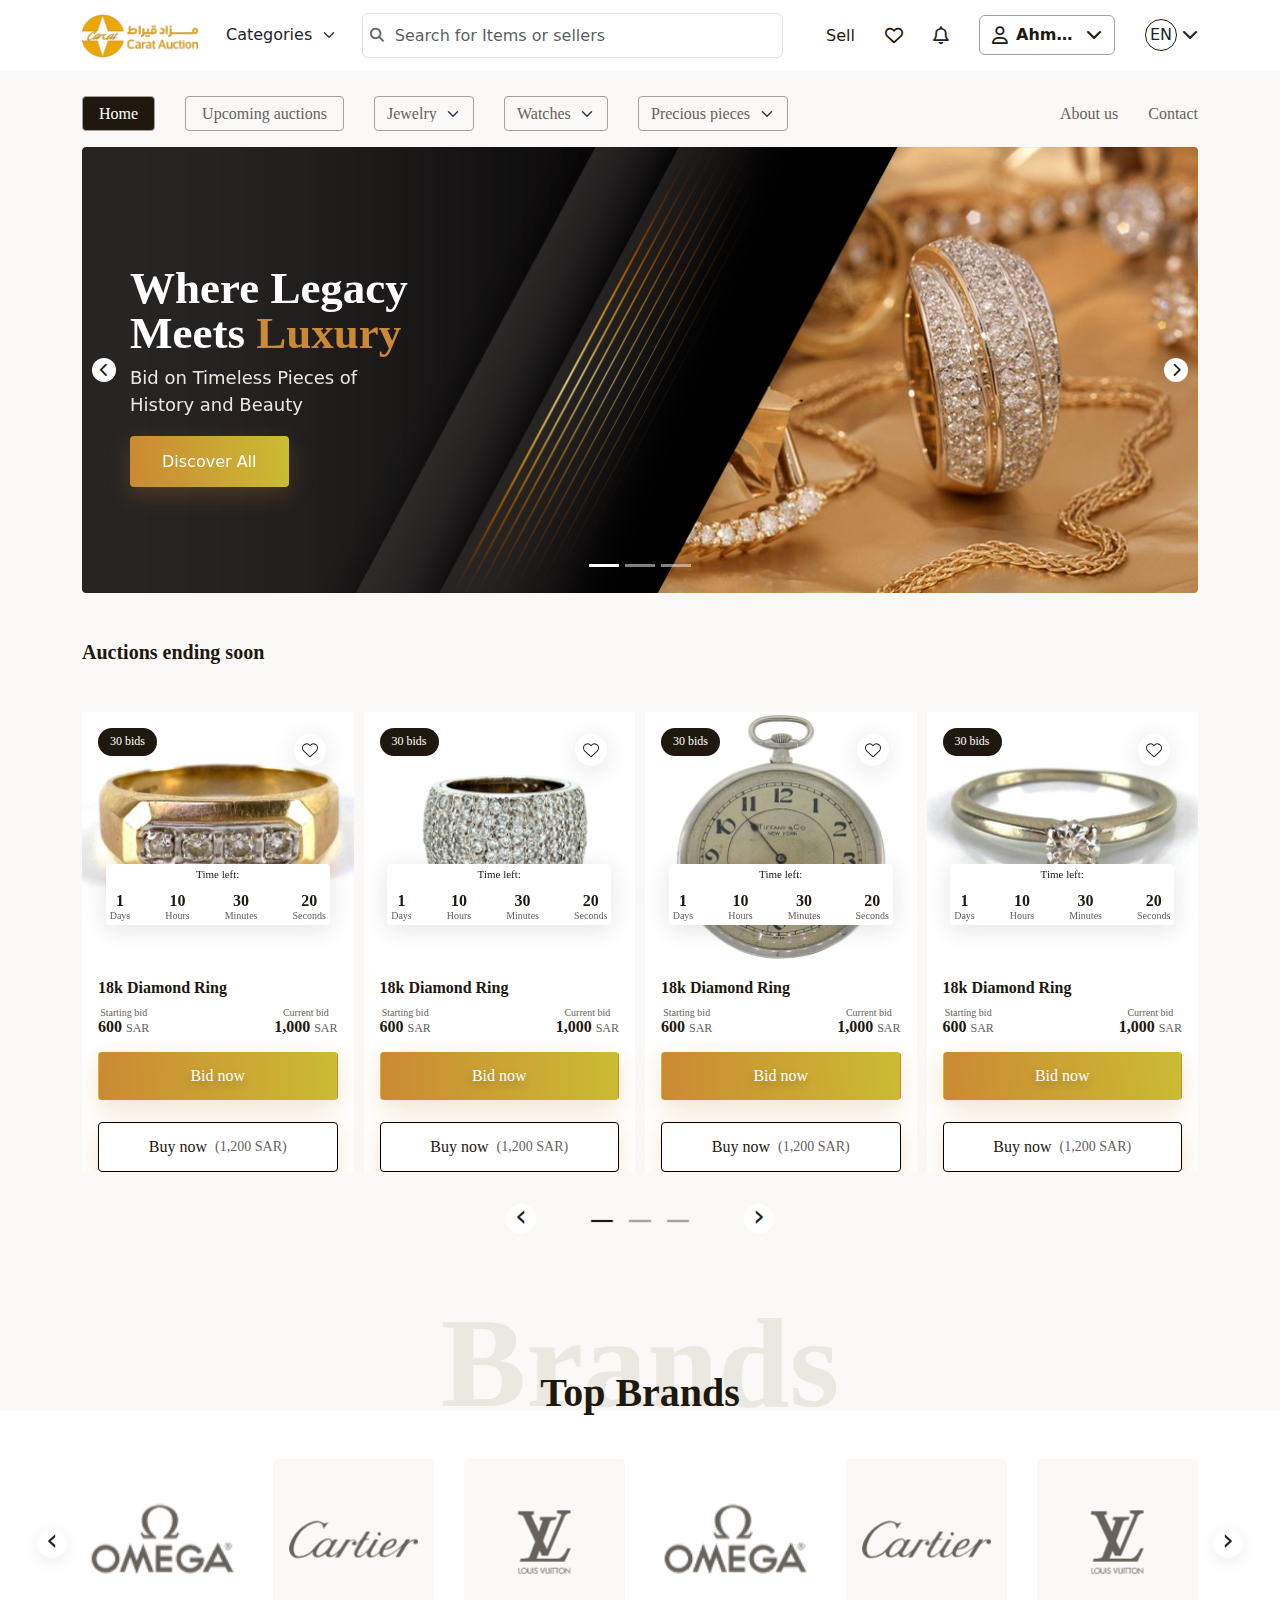
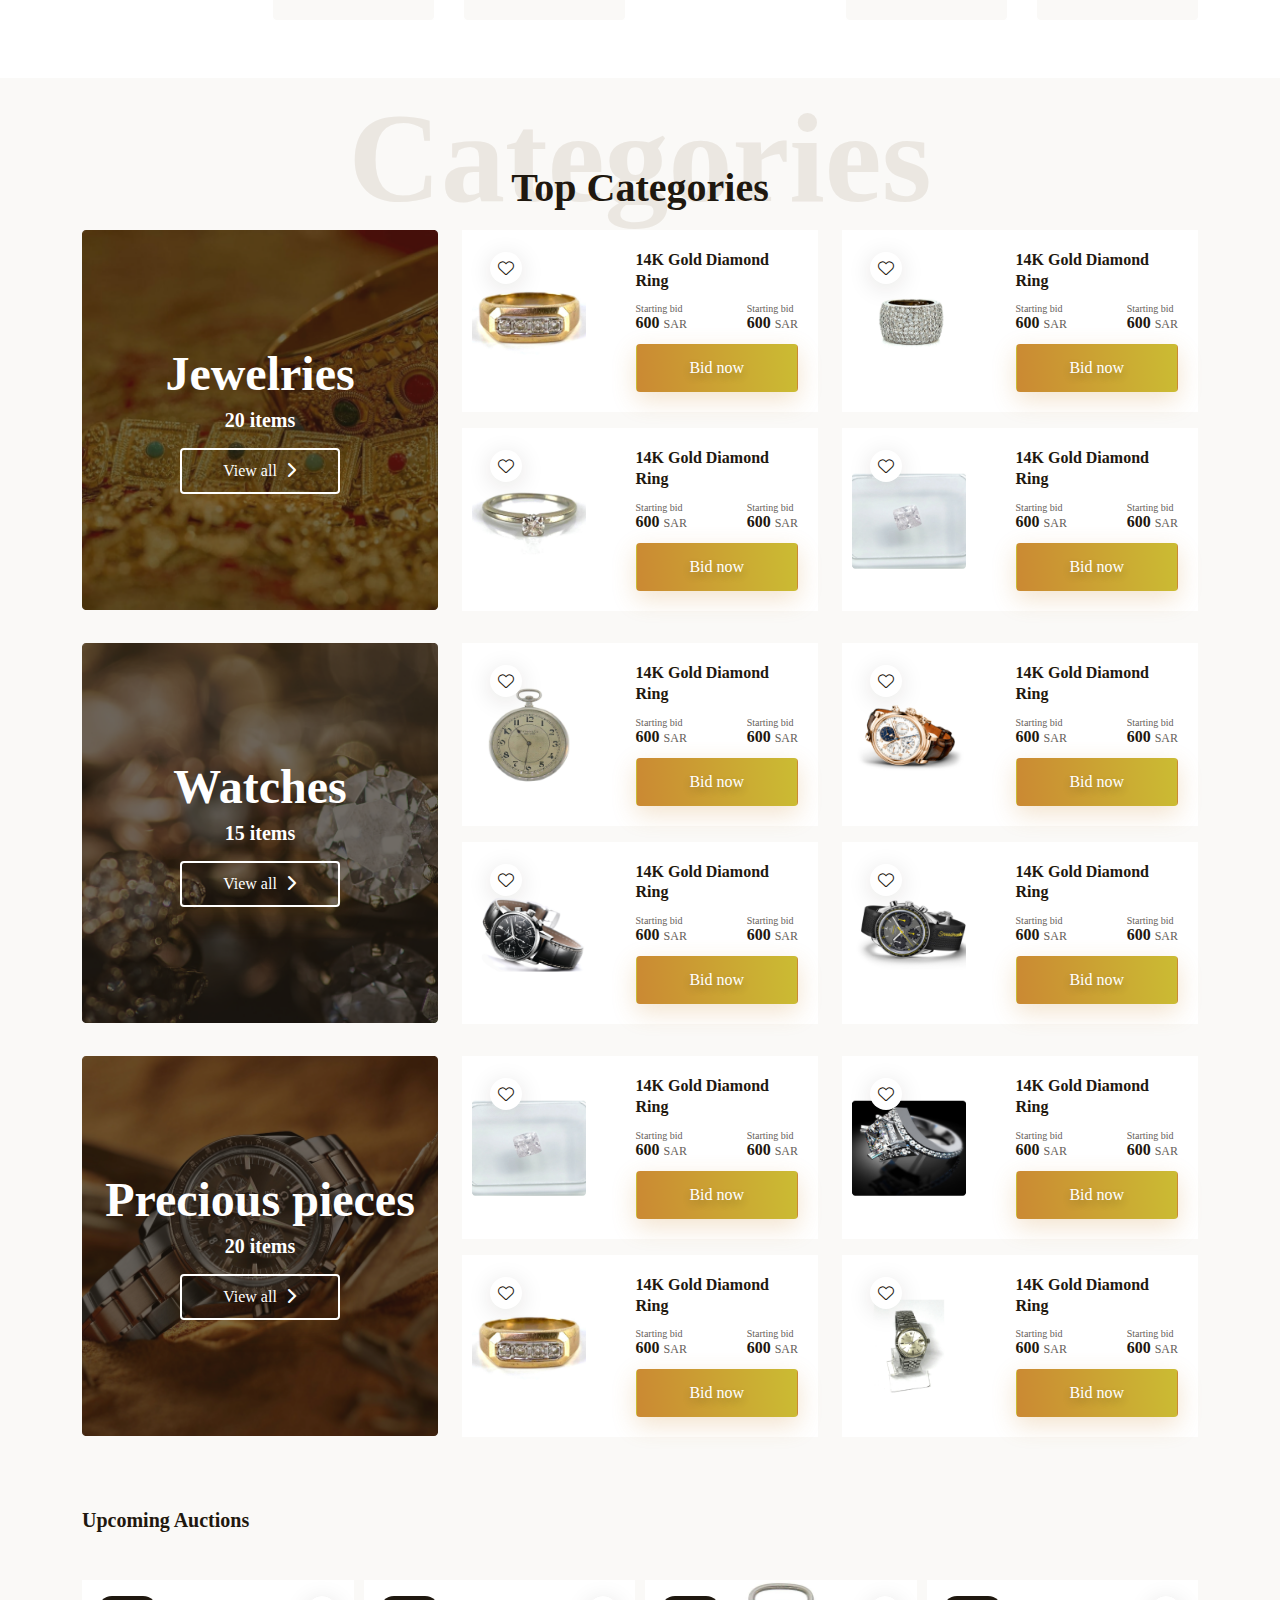
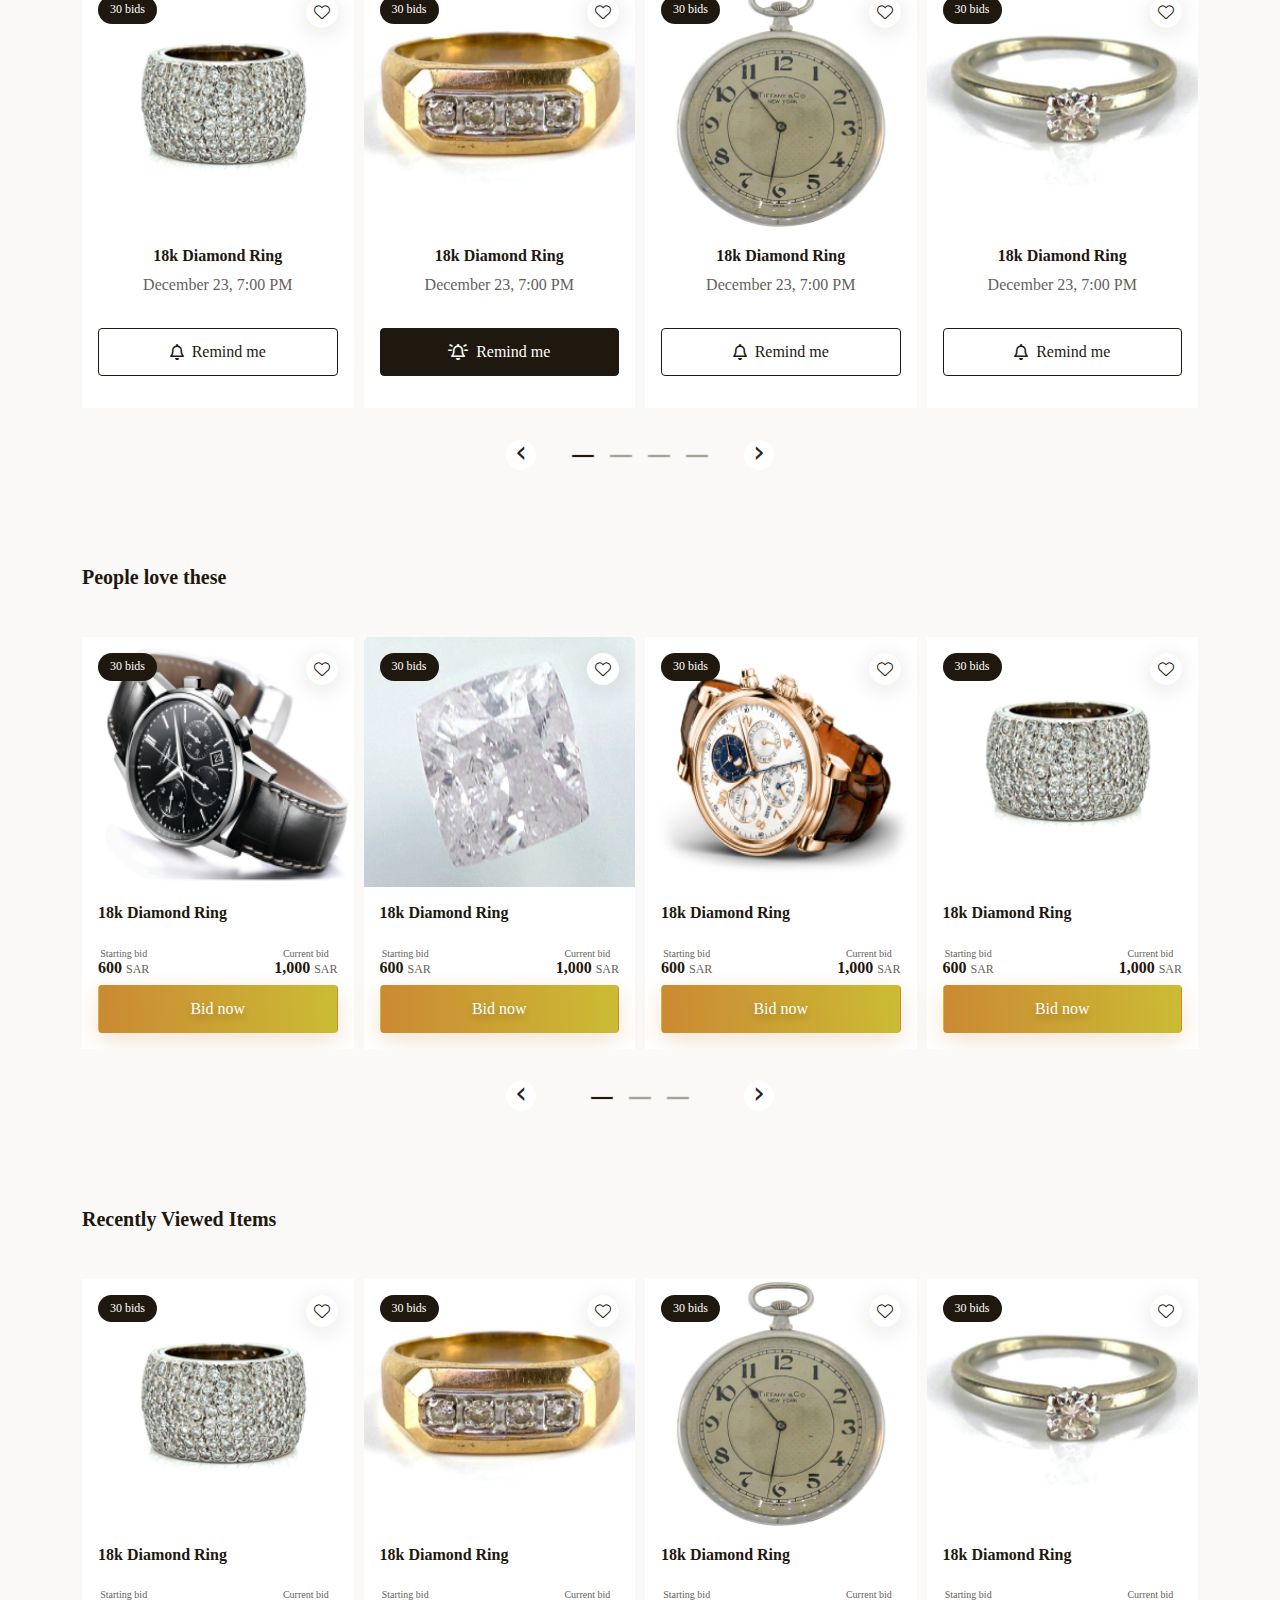
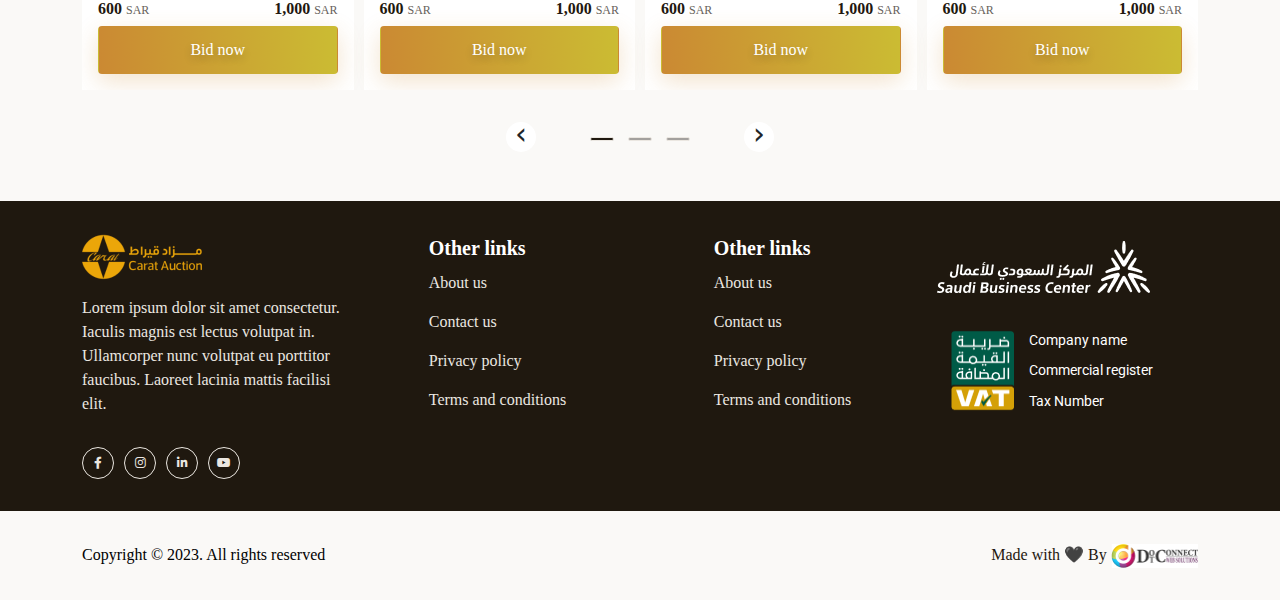
<file: index.html>
<!DOCTYPE html>
<html>

<head>

  <meta
  property="og:description"
  content="I'm Abdulrahman Zaghloul a web designer and web development
and frontend development
and React development
- We create the websites you want according to your taste and choice in proportion to your idea with a professional design and high quality
- We offer you to write your website content professionally
- Your websites will be created in a (responsive) format on screens of different sizes
- You have completed many projects 100%"
/>
<meta property="og:site_name" content="Abdulrahman Zaghloul" />
  <meta
  property="og:description"
  content="I'm Abdulrahman Zaghloul a web designer and web development
and frontend development
and React development
- We create the websites you want according to your taste and choice in proportion to your idea with a professional design and high quality
- We offer you to write your website content professionally
- Your websites will be created in a (responsive) format on screens of different sizes
- You have completed many projects 100%"
/>
<meta property="og:site_name" content="Abdulrahman Zaghloul" />
  <meta name="description"
    content="A website that sells all products, such as washing machines, refrigerators, computer screens, and mobile phones" />
  <meta name="keywords" content="ecommerce, shopping" />
  <meta name="author" content="Wazin" />
  <meta http-equiv="content-Type" content="text/html;charset=UTF-8" />
  <meta name="viewport" content="width=device-width, initial-scale=1.0" />
  <title>Wazin</title>
  <meta name="apple-mobile-web-app-status-bar-style" content="default" />
  <link rel="icon" href="images/test/hover-image-01.webp" type="" />

  <!-- ================================================== -->
  <!-- bootstrap -->
  <link rel="stylesheet" href="css/bootstrap.min.css" />

  <!-- ================================================== -->

  <!-- fontawesome -->
  <link rel="stylesheet" href="css/all.min.css" />

  <!-- ================================================== -->
  <link rel="stylesheet" href="css/swiper-bundle.min.css" />


  <!-- Link Swiper's CSS -->
  <link rel="stylesheet" href="css/owl.carousel.min.css" />
  <link rel="stylesheet" href="css/owl.theme.default.min.css" />
  <!-- ================================================== -->
  <!-- style css en & ar -->

  <!-- the compressed, production -->
  <link rel="stylesheet" href="css/style-en.css" />
  <!-- <link rel="stylesheet" href="css/style-ar.css" /> -->


  <!-- ================================================== -->

  <style>

  </style>
  <!-- ================================================== -->
</head>

<body>

    <!-- ================================================== -->
  <!-- navbar -->
  <nav class="">
    <div class="box-nav ">
      <div class="container">

        <div class="box-items-nav">
          <div class="d-flex gap-3 w-100">
            <div class="box-logo-nav">
              <a href="index.html">
                <img src="images/test/logo-nav.png" alt="" />
              </a>
            </div>

            <div class="d-flex align-items-center justify-content-center w-100">
              <div class="box-Categories-nav box-Categories-nav-1">
                <select class="form-select select-Categories" aria-label="Default select example">
                  <option selected>Categories</option>
                  <option value="1">One</option>
                  <option value="2">Two</option>
                  <option value="3">Three</option>
                </select>
              </div>
              <div class="box-Search-nav">
                <input type="text" class="form-control Search-nav" placeholder="Search for Items or sellers">
                <div class="icon-Search-nav"><i class="fa-solid fa-magnifying-glass"></i></div>
              </div>
            </div>
          </div>

          <div class="box-list-link-nav-1">
            <ul class="box-lists-ul">

              <li class="item-link Favorite">
                <a href="index.html"></a>
              </li>

              <li class="item-link">
                <a href="index.html">Sell</a>
              </li>


              <li class="item-link">
                <button type="button" data-bs-toggle="offcanvas" data-bs-target="#offcanvasNavbarHeart"
                  aria-controls="offcanvasNavbarHeart" aria-label="Toggle navigation" class="btn btn-heart">
                  <i class="fa-regular fa-heart"></i>
                  <div class="item-count hide item-count-nav"><span class=""></span></div>
                </button>
              </li>

              <li class="item-link">
                <div class="box-Notices"><i class="fa-regular fa-bell"></i></div>
              </li>





              <!-- ------------------------------------------------------- -->

              <!-- <li class="item-link">
                <div class="box-Categories-nav box-Categories-nav-2">
                  <select class="form-select select-Categories" aria-label="Default select example">
                    <option selected>Categories</option>
                    <option value="1">One</option>
                    <option value="2">Two</option>
                    <option value="3">Three</option>
                  </select>
                </div>
              </li> -->

              <!-- ------------------------------------------------------- -->
              <!-- Sign in / Sign up -->
              <!-- <li class="item-link btn-buy-now box-button-Login-pc">
                <button type="button" data-bs-toggle="modal" data-bs-target="#logInModal" class="btn btn-Login">Sign in
                  / Sign up</button>
              </li> -->
              <!-- ------------------------------------------------------- -->

              <!-- ------------------------------------------------------- -->
              <!-- userName -->
              <li class="item-link">
                <div class="dropdown box-dropdown-userName">
                  <button class="btn btn-dropdown-userName" type="button" data-bs-toggle="dropdown"
                    aria-expanded="false">
                    <span class="icon-userName"><i class="fa-regular fa-user"></i></span>
                    <span class="userName">
                      Ahmed 
                    </span>
                    <span><i class="fa-solid fa-chevron-down"></i></span>
                  </button>
                  <ul class="dropdown-menu">
                    <li><a class="dropdown-item active" href="#"><span><i
                            class="fa-light fa-basket-shopping"></i></span> Orders</a></li>
                    <li><a class="dropdown-item" href="#"><span><i class="fa-light fa-gear"></i></span> Settings </a>
                    </li>
                    <li><a class="dropdown-item" href="#"> <span><i
                            class="fa-light fa-arrow-right-from-bracket"></i></span> Sign out</a></li>
                  </ul>
                </div>
              </li>
              <!-- ------------------------------------------------------- -->

              <!-- ------------------------------------------------------- -->
              <!-- language -->
              <li class="item-link">
                <div class="dropdown box-language-dropdown">
                  <button class="btn btn-dropdown-language" type="button" data-bs-toggle="dropdown"
                    aria-expanded="false">
                    <span class="text-language">EN</span>
                    <span class="icon-language"><i class="fa-solid fa-chevron-down"></i></span>
                  </button>
                  <ul class="dropdown-menu">
                    <li><a class="dropdown-item" href="#">EN</a></li>
                    <li><a class="dropdown-item" href="#">AR</a></li>
                  </ul>
                </div>
              </li>
              <!-- ------------------------------------------------------- -->

              <!-- ------------------------------------------------------- -->
              <li class="item-link btn-buy-now box-Search-nav-mo">
                <div class="Search-nav-mo">
                  <input type="text" class="form-control Search-nav" placeholder="Search for Items or sellers">
                  <div class="icon-Search-nav"><i class="fa-solid fa-magnifying-glass"></i></div>
                </div>
              </li>
            </ul>
          </div>
          <div class="box-menu">
            <div id="nav-icon2">
              <span></span>
              <span></span>
              <span></span>
              <span></span>
              <span></span>
              <span></span>
            </div>
          </div>
        </div>
      </div>
    </div>
  </nav>
  <!-- ================================================== -->

  <!-- ================================================================================================================= -->
  <!-- Log In Modal-->
  <section>
    <div class="box-Modal-LogIn">
      <div class="modal fade" id="logInModal" tabindex="-1" aria-labelledby="exampleModalLabel" aria-hidden="true">
        <div class="modal-dialog modal-dialog-centered modal-dialog-LogIn">
          <div class="modal-content">
            <div class="modal-body">
              <!-- phone -->
              <div class="box-phone-login">

                <div class="d-flex flex-column gap-4">

                  <div class="d-flex align-items-center justify-content-between">
                    <span>Sign in or create an account</span>
                    <div class="box-close-modal">
                      <button type="button" class="btn-close" data-bs-dismiss="modal" aria-label="Close"></button>
                    </div>
                  </div>
                  <h3>Welcome back!</h3>
                  <form action="">
                    <label for="input-phone" class="form-label label-phone">Phone number</label>
                    <input type="tel" class="form-control input-phone" id="input-phone" placeholder="">
                    <button type="button" class="btn btn-LogIn-Modal" id="btnLogIn">Sign in</button>
                  </form>

                </div>
              </div>
              <!-- otp -->
              <div class="box-otp-login">

                <div class="row align-items-center">

                  <div class="col-xxl-12 col-xl-12 col-lg-12 col-md-12 col-sm-12">
                    <div class="d-flex align-items-center justify-content-between">
                      <div class="box-back-Phone-code">
                        <button class="btn btn-back-Phone"> <i class="fa-solid fa-arrow-left"></i></button>
                        <span>Verification code</span>
                      </div>
                      <div class="box-close-modal">
                        <button type="button" class="btn-close" data-bs-dismiss="modal" aria-label="Close"></button>
                      </div>
                    </div>


                    <form action="">
                      <p>Enter the code that sent to</p>
                      <div class="phone-in-otp">+966 597 556 153</div>

                      <input type="tel" class="form-control input-phone" id="input-phone" placeholder="">
                      <div class="d-flex align-items-center justify-content-center flex-column">

                        <button class="btn btn-Continue-OTP">Continue</button>
                        <button class="btn btn-Resend-OTP">Resend code</button>
                      </div>
                    </form>
                  </div>
                </div>
              </div>
            </div>
          </div>
        </div>
      </div>
    </div>
  </section>
  <!-- ================================================================================================================= -->

  <!-- ===================================================================================================== -->
  <!-- Favorite -->
  <aside>
    <div class="offcanvas box-aside-heart offcanvas-end" tabindex="-1" id="offcanvasNavbarHeart"
      aria-labelledby="offcanvasNavbarHeartLabel">
      <div class="offcanvas-header">
        <h2 class="offcanvas-title" id="offcanvasNavbarHeartLabel">
          Favorite
        </h2>
        <button type="button" class="btn-close-cart btn" data-bs-dismiss="offcanvas" aria-label="Close">
          close
        </button>
      </div>
      <hr />
      <div class="offcanvas-body offcanvas-body-Favorites">


        <!-- ========================================== -->
        <!-- TODO:dynamic product id -->
        <!-- code php -->

        <div class="box-all-item-heart">
          <!-- <div class="box-aside-cart-img-Quantity-trash-border ">
            <div class="box-aside-cart-img-Quantity-trash">
  
              <div class="d-flex gap-2 align-items-center">
                <div class="box-img-aside-heart">
                  <img src="images/test/Categories-1.png" alt="">
                </div>
                <div>
                  <h3>18k Diamond Ring</h3>
                </div>
              </div>
              <div>
                <button class="btn btn-delete">
                  <i class="fa-solid fa-trash"></i>
                </button>
              </div>
            </div>
          </div>
          <div class="box-aside-cart-img-Quantity-trash-border ">
            <div class="box-aside-cart-img-Quantity-trash">
  
              <div class="d-flex gap-2 align-items-center">
                <div class="box-img-aside-heart">
                  <img src="images/test/Categories-1.png" alt="">
                </div>
                <div>
                  <h3>18k Diamond Ring</h3>
                </div>
              </div>
              <div>
                <button class="btn btn-delete">
                  <i class="fa-solid fa-trash"></i>
                </button>
              </div>
            </div>
          </div> -->
        </div>
        <!-- ============================================ -->
      </div>
    </div>
  </aside>
  <!-- ===================================================================================================== -->

  <!-- ================================================== -->
  <!-- nav-2 -->
  <nav>
    <div class="container box-pc-mo-nav-2">
      <div class="nav-pc">
        <div class="box-all-item-1-2">
          <div class="box-item-1-nav-2 py-3">
            <div class="item-link-nav-2">
              <a class="link-nav-2-home-Upcoming link-nav-2 active-nav-2" href="index.html">Home</a>
            </div>

            <div class="box-Upcoming-auctions">
              <a href="Upcoming-Auctions.html" class="link-nav-2-home-Upcoming  link-nav-2">Upcoming auctions</a>
            </div>
            <div>
              <select class="form-select select-nav-2" aria-label="Default select example">
                <option selected>Jewelry</option>
                <option value="1">One</option>
                <option value="2">Two</option>
                <option value="3">Three</option>
              </select>
            </div>
            <div>
              <select class="form-select select-nav-2" aria-label="Default select example">
                <option selected>Watches</option>
                <option value="1">One</option>
                <option value="2">Two</option>
                <option value="3">Three</option>
              </select>
            </div>
            <div>
              <select class="form-select select-nav-2" aria-label="Default select example">
                <option selected>Precious pieces</option>
                <option value="1">One</option>
                <option value="2">Two</option>
                <option value="3">Three</option>
              </select>
            </div>
          </div>

          <div class=" box-item-2-nav-2">
            <div>
              <div class="item-link-nav-2">
                <a class="link-nav-2" href="">About us</a>
              </div>
            </div>
            <div>
              <div class="item-link-nav-2">
                <a class="link-nav-2" href="">Contact</a>
              </div>
            </div>
          </div>
        </div>
      </div>

      <div class="nav-mo">
        <div class="box-all-item-1-2 ">
          <div class="d-flex justify-content-between align-items-center my-3">
            <div class="box-item-1-nav-2">
              <div class="item-link-nav-2">
                <a class="link-nav-2 active-nav-2" href="">Home</a>
              </div>

              <div>
                <div class="item-link-nav-2">
                  <a class="link-nav-2" href="">About us</a>
                </div>
              </div>
              <div>
                <div class="item-link-nav-2">
                  <a class="link-nav-2" href="">Contact</a>
                </div>
              </div>
            </div>
            <div class="d-flex gap-3 align-items-center">
              <div class="box-Upcoming-auctions">
                <a href="Upcoming-Auctions.html" class="link-nav-2-home-Upcoming link-nav-2">Upcoming auctions</a>
              </div>
              <div class="item-link btn-buy-now box-button-Login-mo">
                <button type="button" data-bs-toggle="modal" data-bs-target="#logInModal" class="btn btn-Login"><i
                    class="fa-solid fa-user"></i></button>
              </div>
            </div>
          </div>

          <div class=" box-item-2-nav-2  mb-3">
            <div>
              <select class="form-select select-nav-2" aria-label="Default select example">
                <option selected>Jewelry</option>
                <option value="1">One</option>
                <option value="2">Two</option>
                <option value="3">Three</option>
              </select>
            </div>
            <div>
              <select class="form-select select-nav-2" aria-label="Default select example">
                <option selected>Watches</option>
                <option value="1">One</option>
                <option value="2">Two</option>
                <option value="3">Three</option>
              </select>
            </div>
            <div>
              <select class="form-select select-nav-2" aria-label="Default select example">
                <option selected>Precious pieces</option>
                <option value="1">One</option>
                <option value="2">Two</option>
                <option value="3">Three</option>
              </select>
            </div>
          </div>
        </div>
      </div>
    </div>
  </nav>
  <!-- ================================================== -->



  <!-- ================================================== -->
  <!-- header-Slider -->
  <header>
    <div class="box-header">
      <div class="container">
        <div id="carouselExampleIndicators" class="carousel slide">
          <div class="carousel-indicators">
            <button type="button" data-bs-target="#carouselExampleIndicators" data-bs-slide-to="0" class="active"
              aria-current="true" aria-label="Slide 1"></button>
            <button type="button" data-bs-target="#carouselExampleIndicators" data-bs-slide-to="1"
              aria-label="Slide 2"></button>
            <button type="button" data-bs-target="#carouselExampleIndicators" data-bs-slide-to="2"
              aria-label="Slide 3"></button>
          </div>
          <div class="carousel-inner">
            <div class="carousel-item active">
              <img src="images/test/header-img.png" class="d-block w-100" alt="...">

              <div class="box-text-carousel-item">
                <div class="d-flex align-items-center h-100">
                  <div>
                    <h1>Where Legacy Meets <span>Luxury</span></h1>
                    <p>Bid on Timeless Pieces of History and Beauty</p>
                    <div class="pt-3"><a class="link-Discover" href="#">Discover All</a></div>
                  </div>
                </div>
              </div>
            </div>
            <div class="carousel-item">
              <img src="images/test/header-img.png" class="d-block w-100" alt="...">
              <div class="box-text-carousel-item">
                <div class="d-flex align-items-center h-100">
                  <div>
                    <h1>Where Legacy Meets <span>Luxury</span></h1>
                    <p>Bid on Timeless Pieces of History and Beauty</p>
                    <div class="pt-3"><a class="link-Discover" href="#">Discover All</a></div>
                  </div>
                </div>
              </div>
            </div>
            <div class="carousel-item">
              <img src="images/test/header-img.png" class="d-block w-100" alt="...">
              <div class="box-text-carousel-item">
                <div class="d-flex align-items-center h-100">
                  <div>
                    <h1>Where Legacy Meets <span>Luxury</span></h1>
                    <p>Bid on Timeless Pieces of History and Beauty</p>
                    <div class="pt-3"><a class="link-Discover" href="#">Discover All</a></div>
                  </div>
                </div>
              </div>
            </div>
          </div>
          <button class="carousel-control-prev" type="button" data-bs-target="#carouselExampleIndicators"
            data-bs-slide="prev">
            <span aria-hidden="true"><i class="fa-solid fa-chevron-left"></i></span>
            <span class="visually-hidden">Previous</span>
          </button>
          <button class="carousel-control-next" type="button" data-bs-target="#carouselExampleIndicators"
            data-bs-slide="next">
            <span aria-hidden="true"><i class="fa-solid fa-chevron-right"></i></span>
            <span class="visually-hidden">Next</span>
          </button>
        </div>
      </div>
    </div>
  </header>
  <!-- ================================================== -->
  <!-- ================================================== -->

  <section>
    <div class="py-5">
      <div class="container">
        <div class="box-head-Auctions">
          <h2>Auctions ending soon</h2>
        </div>

        <div class="box-item-Auctions">
          <div class="owl-carousel owl-product owl-theme">
            <div class="item item-data" data-product-id="1">
              <div class="product-item product-Bid-now-pris">
                <a href="Product-Details.html">
                  <div class="img-product img-data">
                    <img src="images/test/Rectangle2.png" alt="">
                  </div>
                </a>
                <div class="product-item-text">
                  <div>
                    <div class="bids">30 bids</div>
                  </div>
                  <div>
                    <button class="btn product-Favorite btn-Favorite-data"></button>
                  </div>
                  <div class="box-product-Time">
                    <div class="">
                      <h5>Time left:</h5>
                    </div>
                    <ul class="box-Time">
                      <li class="">
                        <h6>1</h6>
                        <div class="text-time">Days</div>
                      </li>
                      <li class="">
                        <h6>10</h6>
                        <div class="text-time">Hours</div>
                      </li>
                      <li class="">
                        <h6>30</h6>
                        <div class="text-time">Minutes</div>
                      </li>
                      <li class="">
                        <h6>20</h6>
                        <div class="text-time">Seconds</div>
                      </li>
                    </ul>
                  </div>
                  <h3 class="titel-product">18k Diamond Ring</h3>
                  <div class="d-flex align-items-center justify-content-between my-2">
                    <div class="box-Starting">
                      <div class="item-Starting">Starting bid</div>
                      <h4>600 <span>SAR</span></h4>
                    </div>
                    <div class="box-Current">
                      <div class="item-Current">Current bid</div>
                      <h4>1,000 <span>SAR</span></h4>
                    </div>
                  </div>
                  <div class="box-btn-now-1">
                    <button class=" btn btn-bid-now">Bid now</button><!-- d-none -->
                  </div>
                  <div class="box-btn-Buy-now box-btn-now-1">
                    <button class="btn btn-Buy-now">Buy now <span>(1,200 SAR)</span></button><!-- d-none -->
                  </div>
                </div>
              </div>
            </div>
            <div class="item item-data" data-product-id="2">
              <div class="product-item product-Bid-now-pris">

                <a href="Product-Details.html">
                  <div class="img-product img-data">
                    <img src="images/test/Rectangle1.png" alt="">
                  </div>
                </a>
                <div class="product-item-text">
                  <div>
                    <div class="bids">30 bids</div>
                  </div>
                  <div>
                    <button class="btn product-Favorite btn-Favorite-data"></button>
                  </div>
                  <div class="box-product-Time">
                    <div class="">
                      <h5>Time left:</h5>
                    </div>
                    <ul class="box-Time">
                      <li class="">
                        <h6>1</h6>
                        <div class="text-time">Days</div>
                      </li>
                      <li class="">
                        <h6>10</h6>
                        <div class="text-time">Hours</div>
                      </li>
                      <li class="">
                        <h6>30</h6>
                        <div class="text-time">Minutes</div>
                      </li>
                      <li class="">
                        <h6>20</h6>
                        <div class="text-time">Seconds</div>
                      </li>
                    </ul>
                  </div>
                  <h3 class="titel-product">18k Diamond Ring</h3>
                  <div class="d-flex align-items-center justify-content-between my-2">
                    <div class="box-Starting">
                      <div class="item-Starting">Starting bid</div>
                      <h4>600 <span>SAR</span></h4>
                    </div>
                    <div class="box-Current">
                      <div class="item-Current">Current bid</div>
                      <h4>1,000 <span>SAR</span></h4>
                    </div>
                  </div>

                  <div class="box-btn-now-1">
                    <button class="btn btn-bid-now">Bid now</button>
                  </div>

                  <div class="box-btn-Buy-now box-btn-now-1">
                    <button class="btn btn-Buy-now">Buy now <span>(1,200 SAR)</span></button>
                  </div>

                </div>
              </div>
            </div>
            <div class="item item-data" data-product-id="3">
              <div class="product-item product-Bid-now-pris">

                <a href="Product-Details.html">
                  <div class="img-product img-data">
                    <img src="images/test/Rectangle3.png" alt="">
                  </div>
                </a>
                <div class="product-item-text">
                  <div>
                    <div class="bids">30 bids</div>
                  </div>
                  <div>
                    <button class="btn product-Favorite btn-Favorite-data"></button>
                  </div>
                  <div class="box-product-Time">
                    <div class="">
                      <h5>Time left:</h5>
                    </div>
                    <ul class="box-Time">
                      <li class="">
                        <h6>1</h6>
                        <div class="text-time">Days</div>
                      </li>
                      <li class="">
                        <h6>10</h6>
                        <div class="text-time">Hours</div>
                      </li>
                      <li class="">
                        <h6>30</h6>
                        <div class="text-time">Minutes</div>
                      </li>
                      <li class="">
                        <h6>20</h6>
                        <div class="text-time">Seconds</div>
                      </li>
                    </ul>
                  </div>
                  <h3 class="titel-product">18k Diamond Ring</h3>
                  <div class="d-flex align-items-center justify-content-between my-2">
                    <div class="box-Starting">
                      <div class="item-Starting">Starting bid</div>
                      <h4>600 <span>SAR</span></h4>
                    </div>
                    <div class="box-Current">
                      <div class="item-Current">Current bid</div>
                      <h4>1,000 <span>SAR</span></h4>
                    </div>
                  </div>

                  <div class="box-btn-now-1">
                    <button class="btn btn-bid-now">Bid now</button>
                  </div>

                  <div class="box-btn-Buy-now box-btn-now-1">
                    <button class="btn btn-Buy-now">Buy now <span>(1,200 SAR)</span></button>
                  </div>

                </div>
              </div>
            </div>
            <div class="item item-data" data-product-id="4">
              <div class="product-item product-Bid-now-pris">

                <a href="Product-Details.html">
                  <div class="img-product img-data">
                    <img src="images/test/Rectangle4.png" alt="">
                  </div>
                </a>
                <div class="product-item-text">
                  <div>
                    <div class="bids">30 bids</div>
                  </div>
                  <div>
                    <button class="btn product-Favorite btn-Favorite-data"></button>
                  </div>
                  <div class="box-product-Time">
                    <div class="">
                      <h5>Time left:</h5>
                    </div>
                    <ul class="box-Time">
                      <li class="">
                        <h6>1</h6>
                        <div class="text-time">Days</div>
                      </li>
                      <li class="">
                        <h6>10</h6>
                        <div class="text-time">Hours</div>
                      </li>
                      <li class="">
                        <h6>30</h6>
                        <div class="text-time">Minutes</div>
                      </li>
                      <li class="">
                        <h6>20</h6>
                        <div class="text-time">Seconds</div>
                      </li>
                    </ul>
                  </div>
                  <h3 class="titel-product">18k Diamond Ring</h3>
                  <div class="d-flex align-items-center justify-content-between my-2">
                    <div class="box-Starting">
                      <div class="item-Starting">Starting bid</div>
                      <h4>600 <span>SAR</span></h4>
                    </div>
                    <div class="box-Current">
                      <div class="item-Current">Current bid</div>
                      <h4>1,000 <span>SAR</span></h4>
                    </div>
                  </div>

                  <div class="box-btn-now-1">
                    <button class="btn btn-bid-now">Bid now</button>
                  </div>

                  <div class="box-btn-Buy-now box-btn-now-1">
                    <button class="btn btn-Buy-now">Buy now <span>(1,200 SAR)</span></button>
                  </div>

                </div>
              </div>
            </div>
            <div class="item item-data" data-product-id="5">
              <div class="product-item product-Bid-now-pris">
                <a href="Product-Details.html">
                  <div class="img-product img-data">
                    <img src="images/test/Rectangle2.png" alt="">
                  </div>
                </a>
                <div class="product-item-text">
                  <div>
                    <div class="bids">30 bids</div>
                  </div>
                  <div>
                    <button class="btn product-Favorite btn-Favorite-data"></button>
                  </div>
                  <div class="box-product-Time">
                    <div class="">
                      <h5>Time left:</h5>
                    </div>
                    <ul class="box-Time">
                      <li class="">
                        <h6>1</h6>
                        <div class="text-time">Days</div>
                      </li>
                      <li class="">
                        <h6>10</h6>
                        <div class="text-time">Hours</div>
                      </li>
                      <li class="">
                        <h6>30</h6>
                        <div class="text-time">Minutes</div>
                      </li>
                      <li class="">
                        <h6>20</h6>
                        <div class="text-time">Seconds</div>
                      </li>
                    </ul>
                  </div>
                  <h3 class="titel-product">18k Diamond Ring</h3>
                  <div class="d-flex align-items-center justify-content-between my-2">
                    <div class="box-Starting">
                      <div class="item-Starting">Starting bid</div>
                      <h4>600 <span>SAR</span></h4>
                    </div>
                    <div class="box-Current">
                      <div class="item-Current">Current bid</div>
                      <h4>1,000 <span>SAR</span></h4>
                    </div>
                  </div>

                  <div class="box-btn-now-1">
                    <button class=" btn btn-bid-now">Bid now</button><!-- d-none -->
                  </div>

                  <div class="box-btn-Buy-now box-btn-now-1">
                    <button class="btn btn-Buy-now">Buy now <span>(1,200 SAR)</span></button><!-- d-none -->
                  </div>

                </div>
              </div>
            </div>
            <div class="item item-data" data-product-id="6">
              <div class="product-item product-Bid-now-pris">

                <a href="Product-Details.html">
                  <div class="img-product img-data">
                    <img src="images/test/Rectangle1.png" alt="">
                  </div>
                </a>
                <div class="product-item-text">
                  <div>
                    <div class="bids">30 bids</div>
                  </div>
                  <div>
                    <button class="btn product-Favorite btn-Favorite-data"></button>
                  </div>
                  <div class="box-product-Time">
                    <div class="">
                      <h5>Time left:</h5>
                    </div>
                    <ul class="box-Time">
                      <li class="">
                        <h6>1</h6>
                        <div class="text-time">Days</div>
                      </li>
                      <li class="">
                        <h6>10</h6>
                        <div class="text-time">Hours</div>
                      </li>
                      <li class="">
                        <h6>30</h6>
                        <div class="text-time">Minutes</div>
                      </li>
                      <li class="">
                        <h6>20</h6>
                        <div class="text-time">Seconds</div>
                      </li>
                    </ul>
                  </div>
                  <h3 class="titel-product">18k Diamond Ring</h3>
                  <div class="d-flex align-items-center justify-content-between my-2">
                    <div class="box-Starting">
                      <div class="item-Starting">Starting bid</div>
                      <h4>600 <span>SAR</span></h4>
                    </div>
                    <div class="box-Current">
                      <div class="item-Current">Current bid</div>
                      <h4>1,000 <span>SAR</span></h4>
                    </div>
                  </div>

                  <div class="box-btn-now-1">
                    <button class="btn btn-bid-now">Bid now</button>
                  </div>

                  <div class="box-btn-Buy-now box-btn-now-1">
                    <button class="btn btn-Buy-now">Buy now <span>(1,200 SAR)</span></button>
                  </div>

                </div>
              </div>
            </div>
            <div class="item item-data" data-product-id="7">
              <div class="product-item product-Bid-now-pris">

                <a href="Product-Details.html">
                  <div class="img-product img-data">
                    <img src="images/test/Rectangle3.png" alt="">
                  </div>
                </a>
                <div class="product-item-text">
                  <div>
                    <div class="bids">30 bids</div>
                  </div>
                  <div>
                    <button class="btn product-Favorite btn-Favorite-data"></button>
                  </div>
                  <div class="box-product-Time">
                    <div class="">
                      <h5>Time left:</h5>
                    </div>
                    <ul class="box-Time">
                      <li class="">
                        <h6>1</h6>
                        <div class="text-time">Days</div>
                      </li>
                      <li class="">
                        <h6>10</h6>
                        <div class="text-time">Hours</div>
                      </li>
                      <li class="">
                        <h6>30</h6>
                        <div class="text-time">Minutes</div>
                      </li>
                      <li class="">
                        <h6>20</h6>
                        <div class="text-time">Seconds</div>
                      </li>
                    </ul>
                  </div>
                  <h3 class="titel-product">18k Diamond Ring</h3>
                  <div class="d-flex align-items-center justify-content-between my-2">
                    <div class="box-Starting">
                      <div class="item-Starting">Starting bid</div>
                      <h4>600 <span>SAR</span></h4>
                    </div>
                    <div class="box-Current">
                      <div class="item-Current">Current bid</div>
                      <h4>1,000 <span>SAR</span></h4>
                    </div>
                  </div>

                  <div class="box-btn-now-1">
                    <button class="btn btn-bid-now">Bid now</button>
                  </div>

                  <div class="box-btn-Buy-now box-btn-now-1">
                    <button class="btn btn-Buy-now">Buy now <span>(1,200 SAR)</span></button>
                  </div>

                </div>
              </div>
            </div>
            <div class="item item-data" data-product-id="8">
              <div class="product-item product-Bid-now-pris">

                <a href="Product-Details.html">
                  <div class="img-product img-data">
                    <img src="images/test/Rectangle4.png" alt="">
                  </div>
                </a>
                <div class="product-item-text">
                  <div>
                    <div class="bids">30 bids</div>
                  </div>
                  <div>
                    <button class="btn product-Favorite btn-Favorite-data"></button>
                  </div>
                  <div class="box-product-Time">
                    <div class="">
                      <h5>Time left:</h5>
                    </div>
                    <ul class="box-Time">
                      <li class="">
                        <h6>1</h6>
                        <div class="text-time">Days</div>
                      </li>
                      <li class="">
                        <h6>10</h6>
                        <div class="text-time">Hours</div>
                      </li>
                      <li class="">
                        <h6>30</h6>
                        <div class="text-time">Minutes</div>
                      </li>
                      <li class="">
                        <h6>20</h6>
                        <div class="text-time">Seconds</div>
                      </li>
                    </ul>
                  </div>
                  <h3 class="titel-product">18k Diamond Ring</h3>
                  <div class="d-flex align-items-center justify-content-between my-2">
                    <div class="box-Starting">
                      <div class="item-Starting">Starting bid</div>
                      <h4>600 <span>SAR</span></h4>
                    </div>
                    <div class="box-Current">
                      <div class="item-Current">Current bid</div>
                      <h4>1,000 <span>SAR</span></h4>
                    </div>
                  </div>

                  <div class="box-btn-now-1">
                    <button class="btn btn-bid-now">Bid now</button>
                  </div>

                  <div class="box-btn-Buy-now box-btn-now-1">
                    <button class="btn btn-Buy-now">Buy now <span>(1,200 SAR)</span></button>
                  </div>

                </div>
              </div>
            </div>
            <div class="item item-data" data-product-id="9">
              <div class="product-item product-Bid-now-pris">
                <a href="Product-Details.html">
                  <div class="img-product img-data">
                    <img src="images/test/Rectangle2.png" alt="">
                  </div>
                </a>
                <div class="product-item-text">
                  <div>
                    <div class="bids">30 bids</div>
                  </div>
                  <div>
                    <button class="btn product-Favorite btn-Favorite-data"></button>
                  </div>
                  <div class="box-product-Time">
                    <div class="">
                      <h5>Time left:</h5>
                    </div>
                    <ul class="box-Time">
                      <li class="">
                        <h6>1</h6>
                        <div class="text-time">Days</div>
                      </li>
                      <li class="">
                        <h6>10</h6>
                        <div class="text-time">Hours</div>
                      </li>
                      <li class="">
                        <h6>30</h6>
                        <div class="text-time">Minutes</div>
                      </li>
                      <li class="">
                        <h6>20</h6>
                        <div class="text-time">Seconds</div>
                      </li>
                    </ul>
                  </div>
                  <h3 class="titel-product">18k Diamond Ring</h3>
                  <div class="d-flex align-items-center justify-content-between my-2">
                    <div class="box-Starting">
                      <div class="item-Starting">Starting bid</div>
                      <h4>600 <span>SAR</span></h4>
                    </div>
                    <div class="box-Current">
                      <div class="item-Current">Current bid</div>
                      <h4>1,000 <span>SAR</span></h4>
                    </div>
                  </div>

                  <div class="box-btn-now-1">
                    <button class=" btn btn-bid-now">Bid now</button><!-- d-none -->
                  </div>

                  <div class="box-btn-Buy-now box-btn-now-1">
                    <button class="btn btn-Buy-now">Buy now <span>(1,200 SAR)</span></button><!-- d-none -->
                  </div>

                </div>
              </div>
            </div>
            <div class="item item-data" data-product-id="10">
              <div class="product-item product-Bid-now-pris">

                <a href="Product-Details.html">
                  <div class="img-product img-data">
                    <img src="images/test/Rectangle1.png" alt="">
                  </div>
                </a>
                <div class="product-item-text">
                  <div>
                    <div class="bids">30 bids</div>
                  </div>
                  <div>
                    <button class="btn product-Favorite btn-Favorite-data"></button>
                  </div>
                  <div class="box-product-Time">
                    <div class="">
                      <h5>Time left:</h5>
                    </div>
                    <ul class="box-Time">
                      <li class="">
                        <h6>1</h6>
                        <div class="text-time">Days</div>
                      </li>
                      <li class="">
                        <h6>10</h6>
                        <div class="text-time">Hours</div>
                      </li>
                      <li class="">
                        <h6>30</h6>
                        <div class="text-time">Minutes</div>
                      </li>
                      <li class="">
                        <h6>20</h6>
                        <div class="text-time">Seconds</div>
                      </li>
                    </ul>
                  </div>
                  <h3 class="titel-product">18k Diamond Ring</h3>
                  <div class="d-flex align-items-center justify-content-between my-2">
                    <div class="box-Starting">
                      <div class="item-Starting">Starting bid</div>
                      <h4>600 <span>SAR</span></h4>
                    </div>
                    <div class="box-Current">
                      <div class="item-Current">Current bid</div>
                      <h4>1,000 <span>SAR</span></h4>
                    </div>
                  </div>

                  <div class="box-btn-now-1">
                    <button class="btn btn-bid-now">Bid now</button>
                  </div>

                  <div class="box-btn-Buy-now box-btn-now-1">
                    <button class="btn btn-Buy-now">Buy now <span>(1,200 SAR)</span></button>
                  </div>

                </div>
              </div>
            </div>
            <div class="item item-data" data-product-id="11">
              <div class="product-item product-Bid-now-pris">

                <a href="Product-Details.html">
                  <div class="img-product img-data">
                    <img src="images/test/Rectangle3.png" alt="">
                  </div>
                </a>
                <div class="product-item-text">
                  <div>
                    <div class="bids">30 bids</div>
                  </div>
                  <div>
                    <button class="btn product-Favorite btn-Favorite-data"></button>
                  </div>
                  <div class="box-product-Time">
                    <div class="">
                      <h5>Time left:</h5>
                    </div>
                    <ul class="box-Time">
                      <li class="">
                        <h6>1</h6>
                        <div class="text-time">Days</div>
                      </li>
                      <li class="">
                        <h6>10</h6>
                        <div class="text-time">Hours</div>
                      </li>
                      <li class="">
                        <h6>30</h6>
                        <div class="text-time">Minutes</div>
                      </li>
                      <li class="">
                        <h6>20</h6>
                        <div class="text-time">Seconds</div>
                      </li>
                    </ul>
                  </div>
                  <h3 class="titel-product">18k Diamond Ring</h3>
                  <div class="d-flex align-items-center justify-content-between my-2">
                    <div class="box-Starting">
                      <div class="item-Starting">Starting bid</div>
                      <h4>600 <span>SAR</span></h4>
                    </div>
                    <div class="box-Current">
                      <div class="item-Current">Current bid</div>
                      <h4>1,000 <span>SAR</span></h4>
                    </div>
                  </div>

                  <div class="box-btn-now-1">
                    <button class="btn btn-bid-now">Bid now</button>
                  </div>

                  <div class="box-btn-Buy-now box-btn-now-1">
                    <button class="btn btn-Buy-now">Buy now <span>(1,200 SAR)</span></button>
                  </div>

                </div>
              </div>
            </div>
            <div class="item item-data" data-product-id="12">
              <div class="product-item product-Bid-now-pris">

                <a href="Product-Details.html">
                  <div class="img-product img-data">
                    <img src="images/test/Rectangle4.png" alt="">
                  </div>
                </a>
                <div class="product-item-text">
                  <div>
                    <div class="bids">30 bids</div>
                  </div>
                  <div>
                    <button class="btn btn-Favorite-data"></button>
                  </div>
                  <div class="box-product-Time">
                    <div class="">
                      <h5>Time left:</h5>
                    </div>
                    <ul class="box-Time">
                      <li class="">
                        <h6>1</h6>
                        <div class="text-time">Days</div>
                      </li>
                      <li class="">
                        <h6>10</h6>
                        <div class="text-time">Hours</div>
                      </li>
                      <li class="">
                        <h6>30</h6>
                        <div class="text-time">Minutes</div>
                      </li>
                      <li class="">
                        <h6>20</h6>
                        <div class="text-time">Seconds</div>
                      </li>
                    </ul>
                  </div>
                  <h3 class="titel-product">18k Diamond Ring</h3>
                  <div class="d-flex align-items-center justify-content-between my-2">
                    <div class="box-Starting">
                      <div class="item-Starting">Starting bid</div>
                      <h4>600 <span>SAR</span></h4>
                    </div>
                    <div class="box-Current">
                      <div class="item-Current">Current bid</div>
                      <h4>1,000 <span>SAR</span></h4>
                    </div>
                  </div>

                  <div class="box-btn-now-1">
                    <button class="btn btn-bid-now">Bid now</button>
                  </div>

                  <div class="box-btn-Buy-now box-btn-now-1">
                    <button class="btn btn-Buy-now">Buy now <span>(1,200 SAR)</span></button>
                  </div>
                </div>
              </div>
            </div>
          </div>
        </div>
      </div>
    </div>
  </section>

  <!-- ================================================== -->
  <!-- Brands -->
  <section>
    <div class="py-3 my-3">
      <div class="container">
        <div class="box-haed-titel py-5">
          <h2>Brands</h2>
          <h3>Top Brands</h3>
        </div>
      </div>

      <div class="box-slider-Brands">
        <div class="container">
          <div class="owl-carousel owl-Brands owl-theme">
            <div class="item">
              <a href="Brands.html" class="box-img-Brands">
                <img src="images/test/Brands-2.png" alt="">
              </a>
            </div>
            <div class="item">
              <a href="Brands.html" class="box-img-Brands">
                <img src="images/test/Brands-3.png" alt="">
              </a>
            </div>
            <div class="item">
              <a href="Brands.html" class="box-img-Brands">
                <img src="images/test/Brands-4.png" alt="">
              </a>
            </div>
            <div class="item">
              <a href="Brands.html" class="box-img-Brands">
                <img src="images/test/Brands-2.png" alt="">
              </a>
            </div>
            <div class="item">
              <a href="Brands.html" class="box-img-Brands">
                <img src="images/test/Brands-3.png" alt="">
              </a>
            </div>
            <div class="item">
              <a href="Brands.html" class="box-img-Brands">
                <img src="images/test/Brands-4.png" alt="">
              </a>
            </div>
            <div class="item">
              <a href="Brands.html" class="box-img-Brands">
                <img src="images/test/Brands-2.png" alt="">
              </a>
            </div>
            <div class="item">
              <a href="Brands.html" class="box-img-Brands">
                <img src="images/test/Brands-3.png" alt="">
              </a>
            </div>
            <div class="item">
              <a href="Brands.html" class="box-img-Brands">
                <img src="images/test/Brands-4.png" alt="">
              </a>
            </div>

            <div class="item">
              <a href="Brands.html" class="box-img-Brands">
                <img src="images/test/Brands-2.png" alt="">
              </a>
            </div>
            <div class="item">
              <a href="Brands.html" class="box-img-Brands">
                <img src="images/test/Brands-3.png" alt="">
              </a>
            </div>
            <div class="item">
              <a href="Brands.html" class="box-img-Brands">
                <img src="images/test/Brands-4.png" alt="">
              </a>
            </div>
          </div>
        </div>
      </div>
    </div>
  </section>
  <!-- ================================================== -->

  <!-- ================================================== -->
  <section>
    <div class="container">
      <div class="box-haed-titel py-5">
        <h2>Categories</h2>
        <h3>Top Categories</h3>
      </div>
      <div class="my-3">
        <div class="row my-3">
          <div class="col-xl-4 col-lg-4 col-md-12 col-sm-12 my-2">
            <div class="box-Categories-all">
              <div class="box-Categories-all-img">
                <img src="images/test/Categories-1.png" alt="">
              </div>
              <div class="box-text-Categories">
                <div class="d-flex justify-content-center align-items-center text-center h-100">
                  <div>
                    <h3>Jewelries</h3>
                    <p>20 items</p>
                    <div>
                      <a class="" href="">View all <span><i class="fa-solid fa-chevron-right"></i></span></a>
                    </div>
                  </div>
                </div>
              </div>
            </div>
          </div>
          <div class="col-xl-8 col-lg-8 col-md-12 col-sm-12">
            <div class="row justify-content-center">
              <div class="col-xl-6 col-lg-6 col-md-6 col-sm-12 my-2 item-data" data-product-id="13">
                <div class="box-item-Categories">
                  <div class="box-item-Categories-img img-data ">
                    <img src="images/test/item-Categories-1.png" alt="">
                  </div>
                  <div class="box-item-Categories-text">
                    <h4 class="titel-product">14K Gold Diamond Ring</h4>
                    <div class="d-flex justify-content-between align-items-center py-1">
                      <div>
                        <div class="Starting-Categories">Starting bid</div>
                        <h5>600 <span class="SAR-Categories">SAR</span></h5>
                      </div>
                      <div>
                        <div class="Starting-Categories">Starting bid</div>
                        <h5>600 <span class="SAR-Categories">SAR</span></h5>
                      </div>

                    </div>
                    <div class="">
                      <button class="btn btn-bid-now">Bid now</button>
                    </div>
                    <div>
                      <button class="btn product-Favorite-Categories btn-Favorite-data "></button>
                    </div>
                  </div>

                </div>
              </div>
              <div class="col-xl-6 col-lg-6 col-md-6 col-sm-12 my-2 item-data" data-product-id="14">
                <div class="box-item-Categories">
                  <div class="box-item-Categories-img img-data">
                    <img src="images/test/item-Categories-2.png" alt="">
                  </div>
                  <div class="box-item-Categories-text">
                    <h4 class="titel-product">14K Gold Diamond Ring</h4>
                    <div class="d-flex justify-content-between align-items-center py-1">
                      <div>
                        <div class="Starting-Categories">Starting bid</div>
                        <h5>600 <span class="SAR-Categories">SAR</span></h5>
                      </div>
                      <div>
                        <div class="Starting-Categories">Starting bid</div>
                        <h5>600 <span class="SAR-Categories">SAR</span></h5>
                      </div>

                    </div>
                    <div class="">
                      <button class="btn btn-bid-now">Bid now</button>
                    </div>
                    <div>
                      <button class="btn product-Favorite-Categories btn-Favorite-data "></button>
                    </div>
                  </div>
                </div>
              </div>
              <div class="col-xl-6 col-lg-6 col-md-6 col-sm-12 my-2 item-data" data-product-id="15">
                <div class="box-item-Categories">
                  <div class="box-item-Categories-img img-data">
                    <img src="images/test/item-Categories-3.png" alt="">
                  </div>
                  <div class="box-item-Categories-text">
                    <h4 class="titel-product">14K Gold Diamond Ring</h4>
                    <div class="d-flex justify-content-between align-items-center py-1">
                      <div>
                        <div class="Starting-Categories">Starting bid</div>
                        <h5>600 <span class="SAR-Categories">SAR</span></h5>
                      </div>
                      <div>
                        <div class="Starting-Categories">Starting bid</div>
                        <h5>600 <span class="SAR-Categories">SAR</span></h5>
                      </div>

                    </div>
                    <div class="">
                      <button class="btn btn-bid-now">Bid now</button>
                    </div>
                    <div>
                      <button class="btn product-Favorite-Categories btn-Favorite-data "></button>
                    </div>
                  </div>
                </div>
              </div>
              <div class="col-xl-6 col-lg-6 col-md-6 col-sm-12 my-2 item-data" data-product-id="16">
                <div class="box-item-Categories">
                  <div class="box-item-Categories-img img-data">
                    <img src="images/test/item-Categories-9.png" alt="">
                  </div>
                  <div class="box-item-Categories-text">
                    <h4 class="titel-product">14K Gold Diamond Ring</h4>
                    <div class="d-flex justify-content-between align-items-center py-1">
                      <div>
                        <div class="Starting-Categories">Starting bid</div>
                        <h5>600 <span class="SAR-Categories">SAR</span></h5>
                      </div>
                      <div>
                        <div class="Starting-Categories">Starting bid</div>
                        <h5>600 <span class="SAR-Categories">SAR</span></h5>
                      </div>

                    </div>
                    <div class="">
                      <button class="btn btn-bid-now">Bid now</button>
                    </div>
                    <div>
                      <button class="btn product-Favorite-Categories btn-Favorite-data "></button>
                    </div>
                  </div>
                </div>
              </div>
            </div>
          </div>
        </div>
        <div class="row my-3">
          <div class="col-xl-4 col-lg-4 col-md-12 col-sm-12 my-2">
            <div class="box-Categories-all">
              <div class="box-Categories-all-img">
                <img src="images/test/Categories-2.png" alt="">
              </div>
              <div class="box-text-Categories">
                <div class="d-flex justify-content-center align-items-center text-center h-100">
                  <div>
                    <h3>Watches</h3>
                    <p>15 items</p>
                    <div>
                      <a class="" href="">View all <span><i class="fa-solid fa-chevron-right"></i></span></a>
                    </div>
                  </div>
                </div>
              </div>
            </div>
          </div>
          <div class="col-xl-8 col-lg-8 col-md-12 col-sm-12">
            <div class="row">

              <div class="col-xl-6 col-lg-6 col-md-6 col-sm-12 my-2 item-data" data-product-id="17">
                <div class="box-item-Categories">
                  <div class="box-item-Categories-img img-data">
                    <img src="images/test/item-Categories-5.png" alt="">
                  </div>
                  <div class="box-item-Categories-text">
                    <h4 class="titel-product">14K Gold Diamond Ring</h4>
                    <div class="d-flex justify-content-between align-items-center py-1">
                      <div>
                        <div class="Starting-Categories">Starting bid</div>
                        <h5>600 <span class="SAR-Categories">SAR</span></h5>
                      </div>
                      <div>
                        <div class="Starting-Categories">Starting bid</div>
                        <h5>600 <span class="SAR-Categories">SAR</span></h5>
                      </div>

                    </div>
                    <div class="">
                      <button class="btn btn-bid-now">Bid now</button>
                    </div>
                    <div>
                      <button class="btn product-Favorite-Categories btn-Favorite-data "></button>
                    </div>
                  </div>
                </div>
              </div>
              <div class="col-xl-6 col-lg-6 col-md-6 col-sm-12 my-2 item-data" data-product-id="18">
                <div class="box-item-Categories">
                  <div class="box-item-Categories-img img-data">
                    <img src="images/test/item-Categories-6.png" alt="">
                  </div>
                  <div class="box-item-Categories-text">
                    <h4 class="titel-product">14K Gold Diamond Ring</h4>
                    <div class="d-flex justify-content-between align-items-center py-1">
                      <div>
                        <div class="Starting-Categories">Starting bid</div>
                        <h5>600 <span class="SAR-Categories">SAR</span></h5>
                      </div>
                      <div>
                        <div class="Starting-Categories">Starting bid</div>
                        <h5>600 <span class="SAR-Categories">SAR</span></h5>
                      </div>

                    </div>
                    <div class="">
                      <button class="btn btn-bid-now">Bid now</button>
                    </div>
                    <div>
                      <button class="btn product-Favorite-Categories btn-Favorite-data "></button>
                    </div>
                  </div>
                </div>
              </div>
              <div class="col-xl-6 col-lg-6 col-md-6 col-sm-12 my-2 item-data" data-product-id="19">
                <div class="box-item-Categories">
                  <div class="box-item-Categories-img img-data">
                    <img src="images/test/item-Categories-7.png" alt="">
                  </div>
                  <div class="box-item-Categories-text">
                    <h4 class="titel-product">14K Gold Diamond Ring</h4>
                    <div class="d-flex justify-content-between align-items-center py-1">
                      <div>
                        <div class="Starting-Categories">Starting bid</div>
                        <h5>600 <span class="SAR-Categories">SAR</span></h5>
                      </div>
                      <div>
                        <div class="Starting-Categories">Starting bid</div>
                        <h5>600 <span class="SAR-Categories">SAR</span></h5>
                      </div>

                    </div>
                    <div class="">
                      <button class="btn btn-bid-now">Bid now</button>
                    </div>
                    <div>
                      <button class="btn product-Favorite-Categories btn-Favorite-data "></button>
                    </div>
                  </div>
                </div>
              </div>
              <div class="col-xl-6 col-lg-6 col-md-6 col-sm-12 my-2 item-data" data-product-id="20">
                <div class="box-item-Categories">
                  <div class="box-item-Categories-img img-data">
                    <img src="images/test/item-Categories-8.png" alt="">
                  </div>
                  <div class="box-item-Categories-text">
                    <h4 class="titel-product">14K Gold Diamond Ring</h4>
                    <div class="d-flex justify-content-between align-items-center py-1">
                      <div>
                        <div class="Starting-Categories">Starting bid</div>
                        <h5>600 <span class="SAR-Categories">SAR</span></h5>
                      </div>
                      <div>
                        <div class="Starting-Categories">Starting bid</div>
                        <h5>600 <span class="SAR-Categories">SAR</span></h5>
                      </div>

                    </div>
                    <div class="">
                      <button class="btn btn-bid-now">Bid now</button>
                    </div>
                    <div>
                      <button class="btn product-Favorite-Categories btn-Favorite-data "></button>
                    </div>
                  </div>
                </div>
              </div>

            </div>
          </div>
        </div>
        <div class="row  my-3">
          <div class="col-xl-4 col-lg-4 col-md-12 col-sm-12 my-2">
            <div class="box-Categories-all">
              <div class="box-Categories-all-img">
                <img src="images/test/Categories-3.png" alt="">
              </div>
              <div class="box-text-Categories">
                <div class="d-flex justify-content-center align-items-center text-center h-100">
                  <div>
                    <h3>Precious pieces</h3>
                    <p>20 items</p>
                    <div>
                      <a class="" href="">View all <span><i class="fa-solid fa-chevron-right"></i></span></a>
                    </div>
                  </div>
                </div>
              </div>
            </div>
          </div>
          <div class="col-xl-8 col-lg-8 col-md-12 col-sm-12">
            <div class="row">
              <div class="col-xl-6 col-lg-6 col-md-6 col-sm-12 my-2 item-data" data-product-id="21">
                <div class="box-item-Categories">
                  <div class="box-item-Categories-img img-data">
                    <img src="images/test/item-Categories-9.png" alt="">
                  </div>
                  <div class="box-item-Categories-text">
                    <h4 class="titel-product">14K Gold Diamond Ring</h4>
                    <div class="d-flex justify-content-between align-items-center py-1">
                      <div>
                        <div class="Starting-Categories">Starting bid</div>
                        <h5>600 <span class="SAR-Categories">SAR</span></h5>
                      </div>
                      <div>
                        <div class="Starting-Categories">Starting bid</div>
                        <h5>600 <span class="SAR-Categories">SAR</span></h5>
                      </div>

                    </div>
                    <div class="">
                      <button class="btn btn-bid-now">Bid now</button>
                    </div>
                    <div>
                      <button class="btn product-Favorite-Categories btn-Favorite-data "></button>
                    </div>
                  </div>
                </div>
              </div>
              <div class="col-xl-6 col-lg-6 col-md-6 col-sm-12 my-2 item-data" data-product-id="22">
                <div class="box-item-Categories">
                  <div class="box-item-Categories-img img-data">
                    <img src="images/test/item-Categories-10.png" alt="">
                  </div>
                  <div class="box-item-Categories-text">
                    <h4 class="titel-product">14K Gold Diamond Ring</h4>
                    <div class="d-flex justify-content-between align-items-center py-1">
                      <div>
                        <div class="Starting-Categories">Starting bid</div>
                        <h5>600 <span class="SAR-Categories">SAR</span></h5>
                      </div>
                      <div>
                        <div class="Starting-Categories">Starting bid</div>
                        <h5>600 <span class="SAR-Categories">SAR</span></h5>
                      </div>

                    </div>
                    <div class="">
                      <button class="btn btn-bid-now">Bid now</button>
                    </div>
                    <div>
                      <button class="btn product-Favorite-Categories btn-Favorite-data "></button>
                    </div>
                  </div>
                </div>
              </div>
              <div class="col-xl-6 col-lg-6 col-md-6 col-sm-12 my-2 item-data" data-product-id="23">
                <div class="box-item-Categories">
                  <div class="box-item-Categories-img img-data">
                    <img src="images/test/item-Categories-1.png" alt="">
                  </div>
                  <div class="box-item-Categories-text">
                    <h4 class="titel-product">14K Gold Diamond Ring</h4>
                    <div class="d-flex justify-content-between align-items-center py-1">
                      <div>
                        <div class="Starting-Categories">Starting bid</div>
                        <h5>600 <span class="SAR-Categories">SAR</span></h5>
                      </div>
                      <div>
                        <div class="Starting-Categories">Starting bid</div>
                        <h5>600 <span class="SAR-Categories">SAR</span></h5>
                      </div>

                    </div>
                    <div class="">
                      <button class="btn btn-bid-now">Bid now</button>
                    </div>
                    <div>
                      <button class="btn product-Favorite-Categories btn-Favorite-data "></button>
                    </div>
                  </div>
                </div>
              </div>
              <div class="col-xl-6 col-lg-6 col-md-6 col-sm-12 my-2 item-data" data-product-id="24">
                <div class="box-item-Categories">
                  <div class="box-item-Categories-img img-data">
                    <img src="images/test/item-Categories-12.png" alt="">
                  </div>
                  <div class="box-item-Categories-text">
                    <h4 class="titel-product">14K Gold Diamond Ring</h4>
                    <div class="d-flex justify-content-between align-items-center py-1">
                      <div>
                        <div class="Starting-Categories">Starting bid</div>
                        <h5>600 <span class="SAR-Categories">SAR</span></h5>
                      </div>
                      <div>
                        <div class="Starting-Categories">Starting bid</div>
                        <h5>600 <span class="SAR-Categories">SAR</span></h5>
                      </div>

                    </div>
                    <div class="">
                      <button class="btn btn-bid-now">Bid now</button>
                    </div>
                    <div>
                      <button class="btn product-Favorite-Categories btn-Favorite-data"></button>
                    </div>
                  </div>
                </div>
              </div>
            </div>
          </div>
        </div>
      </div>
    </div>
  </section>
  <!-- ================================================== -->

  <!-- ================================================== -->
  <section>
    <div class="py-5">
      <div class="container">
        <div class="box-head-Auctions">
          <h2>Upcoming Auctions</h2>
        </div>
        <div class="box-item-Auctions">
          <div class="owl-carousel owl-product owl-theme">
            <div class="item item-data" data-product-id="49">
              <div class="product-item pb-3">
                <a href="Product-Details.html">
                  <div class="img-product img-data">
                    <img src="images/test/Rectangle1.png" alt="">
                  </div>
                </a>
                <div class="product-item-text">
                  <div>
                    <div class="bids">30 bids</div>
                  </div>
                  <div>
                    <button class="product-Favorite btn-Favorite-data"></button>

                  </div>
                  <h3 class="text-center titel-product">18k Diamond Ring</h3>
                  <p>December 23, 7:00 PM</p>
                  <div class="box-btn-Buy-now text-center">
                    <button class="btn btn-Remind-me"><span></span>Remind me</button>
                  </div>
                </div>
              </div>
            </div>
            <div class="item item-data" data-product-id="50">
              <div class="product-item pb-3">
                <a href="Product-Details.html">
                  <div class="img-product img-data">
                    <img src="images/test/Rectangle2.png" alt="">
                  </div>
                </a>

                <div class="product-item-text">
                  <div>
                    <div class="bids">30 bids</div>
                  </div>
                  <div>
                    <button class="product-Favorite btn-Favorite-data"></button>

                  </div>
                  <h3 class="text-center titel-product">18k Diamond Ring</h3>
                  <p>December 23, 7:00 PM</p>
                  <div class="box-btn-Buy-now text-center">
                    <button class="btn btn-Remind-me active-Remind"><span></span>Remind me</button>
                  </div>
                </div>
              </div>
            </div>
            <div class="item item-data" data-product-id="51">
              <div class="product-item pb-3">
                <a href="Product-Details.html">
                  <div class="img-product img-data">
                    <img src="images/test/Rectangle3.png" alt="">
                  </div>
                </a>

                <div class="product-item-text">
                  <div>
                    <div class="bids">30 bids</div>
                  </div>
                  <div>
                    <button class="product-Favorite btn-Favorite-data"></button>

                  </div>
                  <h3 class="text-center titel-product">18k Diamond Ring</h3>
                  <p>December 23, 7:00 PM</p>
                  <div class="box-btn-Buy-now text-center">
                    <button class="btn btn-Remind-me"><span></span>Remind me</button>
                  </div>
                </div>
              </div>
            </div>
            <div class="item item-data" data-product-id="52">
              <div class="product-item pb-3">
                <a href="Product-Details.html">
                  <div class="img-product img-data">
                    <img src="images/test/Rectangle4.png" alt="">
                  </div>
                </a>
                <div class="product-item-text">
                  <div>
                    <div class="bids">30 bids</div>
                  </div>
                  <div>
                    <button class="product-Favorite btn-Favorite-data"></button>

                  </div>
                  <h3 class="text-center titel-product">18k Diamond Ring</h3>
                  <p>December 23, 7:00 PM</p>
                  <div class="box-btn-Buy-now text-center">
                    <button class="btn btn-Remind-me"><span></span>Remind me</button>
                  </div>
                </div>
              </div>
            </div>
            <div class="item item-data" data-product-id="53">
              <div class="product-item pb-3">
                <a href="Product-Details.html">
                  <div class="img-product img-data">
                    <img src="images/test/Rectangle1.png" alt="">
                  </div>
                </a>
                <div class="product-item-text">
                  <div>
                    <div class="bids">30 bids</div>
                  </div>
                  <div>
                    <button class="product-Favorite btn-Favorite-data"></button>

                  </div>
                  <h3 class="text-center titel-product">18k Diamond Ring</h3>
                  <p>December 23, 7:00 PM</p>
                  <div class="box-btn-Buy-now text-center">
                    <button class="btn btn-Remind-me"><span></span>Remind me</button>
                  </div>
                </div>
              </div>
            </div>
            <div class="item item-data" data-product-id="54">
              <div class="product-item pb-3">
                <a href="Product-Details.html">
                  <div class="img-product img-data">
                    <img src="images/test/Rectangle2.png" alt="">
                  </div>
                </a>

                <div class="product-item-text">
                  <div>
                    <div class="bids">30 bids</div>
                  </div>
                  <div>
                    <button class="product-Favorite btn-Favorite-data"></button>

                  </div>
                  <h3 class="text-center titel-product">18k Diamond Ring</h3>
                  <p>December 23, 7:00 PM</p>
                  <div class="box-btn-Buy-now text-center">
                    <button class="btn btn-Remind-me active-Remind"><span></span>Remind me</button>
                  </div>
                </div>
              </div>
            </div>
            <div class="item item-data" data-product-id="55">
              <div class="product-item pb-3">
                <a href="Product-Details.html">
                  <div class="img-product img-data">
                    <img src="images/test/Rectangle3.png" alt="">
                  </div>
                </a>

                <div class="product-item-text">
                  <div>
                    <div class="bids">30 bids</div>
                  </div>
                  <div>
                    <button class="product-Favorite btn-Favorite-data"></button>

                  </div>
                  <h3 class="text-center titel-product">18k Diamond Ring</h3>
                  <p>December 23, 7:00 PM</p>
                  <div class="box-btn-Buy-now text-center">
                    <button class="btn btn-Remind-me"><span></span>Remind me</button>
                  </div>
                </div>
              </div>
            </div>
            <div class="item item-data" data-product-id="56">
              <div class="product-item pb-3">
                <a href="Product-Details.html">
                  <div class="img-product img-data">
                    <img src="images/test/Rectangle4.png" alt="">
                  </div>
                </a>
                <div class="product-item-text">
                  <div>
                    <div class="bids">30 bids</div>
                  </div>
                  <div>
                    <button class="product-Favorite btn-Favorite-data"></button>

                  </div>
                  <h3 class="text-center titel-product">18k Diamond Ring</h3>
                  <p>December 23, 7:00 PM</p>
                  <div class="box-btn-Buy-now text-center">
                    <button class="btn btn-Remind-me"><span></span>Remind me</button>
                  </div>
                </div>
              </div>
            </div>
            <div class="item item-data" data-product-id="57">
              <div class="product-item pb-3">
                <a href="Product-Details.html">
                  <div class="img-product img-data">
                    <img src="images/test/Rectangle1.png" alt="">
                  </div>
                </a>
                <div class="product-item-text">
                  <div>
                    <div class="bids">30 bids</div>
                  </div>
                  <div>
                    <button class="product-Favorite btn-Favorite-data"></button>

                  </div>
                  <h3 class="text-center titel-product">18k Diamond Ring</h3>
                  <p>December 23, 7:00 PM</p>
                  <div class="box-btn-Buy-now text-center">
                    <button class="btn btn-Remind-me"><span></span>Remind me</button>
                  </div>
                </div>
              </div>
            </div>
            <div class="item item-data" data-product-id="58">
              <div class="product-item pb-3">
                <a href="Product-Details.html">
                  <div class="img-product img-data">
                    <img src="images/test/Rectangle2.png" alt="">
                  </div>
                </a>

                <div class="product-item-text">
                  <div>
                    <div class="bids">30 bids</div>
                  </div>
                  <div>
                    <button class="product-Favorite btn-Favorite-data"></button>

                  </div>
                  <h3 class="text-center titel-product">18k Diamond Ring</h3>
                  <p>December 23, 7:00 PM</p>
                  <div class="box-btn-Buy-now text-center">
                    <button class="btn btn-Remind-me active-Remind"><span></span>Remind me</button>
                  </div>
                </div>
              </div>
            </div>
            <div class="item item-data" data-product-id="59">
              <div class="product-item pb-3">
                <a href="Product-Details.html">
                  <div class="img-product img-data">
                    <img src="images/test/Rectangle3.png" alt="">
                  </div>
                </a>

                <div class="product-item-text">
                  <div>
                    <div class="bids">30 bids</div>
                  </div>
                  <div>
                    <button class="product-Favorite btn-Favorite-data"></button>

                  </div>
                  <h3 class="text-center titel-product">18k Diamond Ring</h3>
                  <p>December 23, 7:00 PM</p>
                  <div class="box-btn-Buy-now text-center">
                    <button class="btn btn-Remind-me"><span></span>Remind me</button>
                  </div>
                </div>
              </div>
            </div>
            <div class="item item-data" data-product-id="60">
              <div class="product-item pb-3">
                <a href="Product-Details.html">
                  <div class="img-product img-data">
                    <img src="images/test/Rectangle4.png" alt="">
                  </div>
                </a>
                <div class="product-item-text">
                  <div>
                    <div class="bids">30 bids</div>
                  </div>
                  <div>
                    <button class="product-Favorite btn-Favorite-data"></button>

                  </div>
                  <h3 class="text-center titel-product">18k Diamond Ring</h3>
                  <p>December 23, 7:00 PM</p>
                  <div class="box-btn-Buy-now text-center">
                    <button class="btn btn-Remind-me"><span></span>Remind me</button>
                  </div>
                </div>
              </div>
            </div>
            <div class="item item-data" data-product-id="61">
              <div class="product-item pb-3">
                <a href="Product-Details.html">
                  <div class="img-product img-data">
                    <img src="images/test/Rectangle1.png" alt="">
                  </div>
                </a>
                <div class="product-item-text">
                  <div>
                    <div class="bids">30 bids</div>
                  </div>
                  <div>
                    <button class="product-Favorite btn-Favorite-data"></button>

                  </div>
                  <h3 class="text-center titel-product">18k Diamond Ring</h3>
                  <p>December 23, 7:00 PM</p>
                  <div class="box-btn-Buy-now text-center">
                    <button class="btn btn-Remind-me"><span></span>Remind me</button>
                  </div>
                </div>
              </div>
            </div>
            <div class="item item-data" data-product-id="62">
              <div class="product-item pb-3">
                <a href="Product-Details.html">
                  <div class="img-product img-data">
                    <img src="images/test/Rectangle2.png" alt="">
                  </div>
                </a>

                <div class="product-item-text">
                  <div>
                    <div class="bids">30 bids</div>
                  </div>
                  <div>
                    <button class="product-Favorite btn-Favorite-data"></button>

                  </div>
                  <h3 class="text-center titel-product">18k Diamond Ring</h3>
                  <p>December 23, 7:00 PM</p>
                  <div class="box-btn-Buy-now text-center">
                    <button class="btn btn-Remind-me active-Remind"><span></span>Remind me</button>
                  </div>
                </div>
              </div>
            </div>
            <div class="item item-data" data-product-id="63">
              <div class="product-item pb-3">
                <a href="Product-Details.html">
                  <div class="img-product img-data">
                    <img src="images/test/Rectangle3.png" alt="">
                  </div>
                </a>

                <div class="product-item-text">
                  <div>
                    <div class="bids">30 bids</div>
                  </div>
                  <div>
                    <button class="product-Favorite btn-Favorite-data"></button>

                  </div>
                  <h3 class="text-center titel-product">18k Diamond Ring</h3>
                  <p>December 23, 7:00 PM</p>
                  <div class="box-btn-Buy-now text-center">
                    <button class="btn btn-Remind-me"><span></span>Remind me</button>
                  </div>
                </div>
              </div>
            </div>
            <div class="item item-data" data-product-id="64">
              <div class="product-item pb-3">
                <a href="Product-Details.html">
                  <div class="img-product img-data">
                    <img src="images/test/Rectangle4.png" alt="">
                  </div>
                </a>
                <div class="product-item-text">
                  <div>
                    <div class="bids">30 bids</div>
                  </div>
                  <div>
                    <button class="product-Favorite btn-Favorite-data"></button>

                  </div>
                  <h3 class="text-center titel-product">18k Diamond Ring</h3>
                  <p>December 23, 7:00 PM</p>
                  <div class="box-btn-Buy-now text-center">
                    <button class="btn btn-Remind-me"><span></span>Remind me</button>
                  </div>
                </div>
              </div>
            </div>
          </div>
        </div>
      </div>
    </div>
  </section>
  <!-- ================================================== -->

  <!-- ================================================== -->
  <section>
    <div class="py-5">
      <div class="container">
        <div class="box-head-Auctions">
          <h2>People love these</h2>
        </div>
        <div class="box-item-Auctions">
          <div class="owl-carousel owl-product owl-theme">
            <div class="item item-data" data-product-id="25">
              <div class="product-item pb-3">
                <a href="Product-Details.html">
                  <div class="img-product img-data">
                    <img src="images/test/Rectangle7.png" alt="">
                  </div>
                </a>
                <div class="product-item-text">
                  <div>
                    <div class="bids">30 bids</div>
                  </div>
                  <div>
                    <button class="product-Favorite btn-Favorite-data"></button>
                  </div>
                  <h3>18k Diamond Ring</h3>
                  <div class="d-flex align-items-center justify-content-between mt-4">
                    <div class="box-Starting">
                      <div class="item-Starting">Starting bid</div>
                      <h4>600 <span>SAR</span></h4>
                    </div>
                    <div class="box-Current">
                      <div class="item-Current">Current bid</div>
                      <h4>1,000 <span>SAR</span></h4>
                    </div>
                  </div>

                  <div class="">
                    <button class="btn btn-bid-now">Bid now</button>
                  </div>
                </div>
              </div>
            </div>
            <div class="item item-data" data-product-id="26">
              <div class="product-item pb-3">
                <a href="Product-Details.html">
                  <div class="img-product img-data">
                    <img src="images/test/Rectangle6.png" alt="">
                  </div>
                </a>
                <div class="product-item-text">
                  <div>
                    <div class="bids">30 bids</div>
                  </div>
                  <div>
                    <button class="product-Favorite btn-Favorite-data "></button>
                  </div>
                  <h3>18k Diamond Ring</h3>
                  <div class="d-flex align-items-center justify-content-between mt-4">
                    <div class="box-Starting">
                      <div class="item-Starting">Starting bid</div>
                      <h4>600 <span>SAR</span></h4>
                    </div>
                    <div class="box-Current">
                      <div class="item-Current">Current bid</div>
                      <h4>1,000 <span>SAR</span></h4>
                    </div>
                  </div>

                  <div class="">
                    <button class="btn btn-bid-now">Bid now</button>
                  </div>
                </div>
              </div>
            </div>
            <div class="item item-data" data-product-id="27">
              <div class="product-item pb-3">

                <a href="Product-Details.html">
                  <div class="img-product img-data">
                    <img src="images/test/Rectangle5.png" alt="">
                  </div>
                </a>

                <div class="product-item-text">
                  <div>
                    <div class="bids">30 bids</div>
                  </div>
                  <div>
                    <button class="product-Favorite btn-Favorite-data "></button>
                  </div>
                  <h3>18k Diamond Ring</h3>
                  <div class="d-flex align-items-center justify-content-between mt-4">
                    <div class="box-Starting">
                      <div class="item-Starting">Starting bid</div>
                      <h4>600 <span>SAR</span></h4>
                    </div>
                    <div class="box-Current">
                      <div class="item-Current">Current bid</div>
                      <h4>1,000 <span>SAR</span></h4>
                    </div>
                  </div>

                  <div class="">
                    <button class="btn btn-bid-now">Bid now</button>
                  </div>
                </div>
              </div>
            </div>
            <div class="item item-data" data-product-id="28">
              <div class="product-item pb-3">

                <a href="Product-Details.html">
                  <div class="img-product img-data">
                    <img src="images/test/Rectangle1.png" alt="">
                  </div>
                </a>
                <div class="product-item-text">
                  <div>
                    <div class="bids">30 bids</div>
                  </div>
                  <div>
                    <button class="product-Favorite btn-Favorite-data "></button>
                  </div>
                  <h3>18k Diamond Ring</h3>
                  <div class="d-flex align-items-center justify-content-between mt-4">
                    <div class="box-Starting">
                      <div class="item-Starting">Starting bid</div>
                      <h4>600 <span>SAR</span></h4>
                    </div>
                    <div class="box-Current">
                      <div class="item-Current">Current bid</div>
                      <h4>1,000 <span>SAR</span></h4>
                    </div>
                  </div>

                  <div class="">
                    <button class="btn btn-bid-now">Bid now</button>
                  </div>
                </div>
              </div>
            </div>
            <div class="item item-data" data-product-id="29">
              <div class="product-item pb-3">
                <a href="Product-Details.html">
                  <div class="img-product img-data">
                    <img src="images/test/Rectangle7.png" alt="">
                  </div>
                </a>
                <div class="product-item-text">
                  <div>
                    <div class="bids">30 bids</div>
                  </div>
                  <div>
                    <button class="product-Favorite btn-Favorite-data "></button>
                  </div>
                  <h3>18k Diamond Ring</h3>
                  <div class="d-flex align-items-center justify-content-between mt-4">
                    <div class="box-Starting">
                      <div class="item-Starting">Starting bid</div>
                      <h4>600 <span>SAR</span></h4>
                    </div>
                    <div class="box-Current">
                      <div class="item-Current">Current bid</div>
                      <h4>1,000 <span>SAR</span></h4>
                    </div>
                  </div>

                  <div class="">
                    <button class="btn btn-bid-now">Bid now</button>
                  </div>
                </div>
              </div>
            </div>
            <div class="item item-data" data-product-id="30">
              <div class="product-item pb-3">
                <a href="Product-Details.html">
                  <div class="img-product img-data">
                    <img src="images/test/Rectangle6.png" alt="">
                  </div>
                </a>
                <div class="product-item-text">
                  <div>
                    <div class="bids">30 bids</div>
                  </div>
                  <div>
                    <button class="product-Favorite btn-Favorite-data "></button>
                  </div>
                  <h3>18k Diamond Ring</h3>
                  <div class="d-flex align-items-center justify-content-between mt-4">
                    <div class="box-Starting">
                      <div class="item-Starting">Starting bid</div>
                      <h4>600 <span>SAR</span></h4>
                    </div>
                    <div class="box-Current">
                      <div class="item-Current">Current bid</div>
                      <h4>1,000 <span>SAR</span></h4>
                    </div>
                  </div>

                  <div class="">
                    <button class="btn btn-bid-now">Bid now</button>
                  </div>
                </div>
              </div>
            </div>
            <div class="item item-data" data-product-id="31">
              <div class="product-item pb-3">

                <a href="Product-Details.html">
                  <div class="img-product img-data">
                    <img src="images/test/Rectangle5.png" alt="">
                  </div>
                </a>

                <div class="product-item-text">
                  <div>
                    <div class="bids">30 bids</div>
                  </div>
                  <div>
                    <button class="product-Favorite btn-Favorite-data "></button>
                  </div>
                  <h3>18k Diamond Ring</h3>
                  <div class="d-flex align-items-center justify-content-between mt-4">
                    <div class="box-Starting">
                      <div class="item-Starting">Starting bid</div>
                      <h4>600 <span>SAR</span></h4>
                    </div>
                    <div class="box-Current">
                      <div class="item-Current">Current bid</div>
                      <h4>1,000 <span>SAR</span></h4>
                    </div>
                  </div>

                  <div class="">
                    <button class="btn btn-bid-now">Bid now</button>
                  </div>
                </div>
              </div>
            </div>
            <div class="item item-data" data-product-id="32">
              <div class="product-item pb-3">

                <a href="Product-Details.html">
                  <div class="img-product img-data">
                    <img src="images/test/Rectangle1.png" alt="">
                  </div>
                </a>
                <div class="product-item-text">
                  <div>
                    <div class="bids">30 bids</div>
                  </div>
                  <div>
                    <button class="product-Favorite btn-Favorite-data "></button>
                  </div>
                  <h3>18k Diamond Ring</h3>
                  <div class="d-flex align-items-center justify-content-between mt-4">
                    <div class="box-Starting">
                      <div class="item-Starting">Starting bid</div>
                      <h4>600 <span>SAR</span></h4>
                    </div>
                    <div class="box-Current">
                      <div class="item-Current">Current bid</div>
                      <h4>1,000 <span>SAR</span></h4>
                    </div>
                  </div>

                  <div class="">
                    <button class="btn btn-bid-now">Bid now</button>
                  </div>
                </div>
              </div>
            </div>
            <div class="item item-data" data-product-id="33">
              <div class="product-item pb-3">
                <a href="Product-Details.html">
                  <div class="img-product img-data">
                    <img src="images/test/Rectangle7.png" alt="">
                  </div>
                </a>
                <div class="product-item-text">
                  <div>
                    <div class="bids">30 bids</div>
                  </div>
                  <div>
                    <button class="product-Favorite btn-Favorite-data "></button>
                  </div>
                  <h3>18k Diamond Ring</h3>
                  <div class="d-flex align-items-center justify-content-between mt-4">
                    <div class="box-Starting">
                      <div class="item-Starting">Starting bid</div>
                      <h4>600 <span>SAR</span></h4>
                    </div>
                    <div class="box-Current">
                      <div class="item-Current">Current bid</div>
                      <h4>1,000 <span>SAR</span></h4>
                    </div>
                  </div>

                  <div class="">
                    <button class="btn btn-bid-now">Bid now</button>
                  </div>
                </div>
              </div>
            </div>
            <div class="item item-data" data-product-id="34">
              <div class="product-item pb-3">
                <a href="Product-Details.html">
                  <div class="img-product img-data">
                    <img src="images/test/Rectangle6.png" alt="">
                  </div>
                </a>
                <div class="product-item-text">
                  <div>
                    <div class="bids">30 bids</div>
                  </div>
                  <div>
                    <button class="product-Favorite btn-Favorite-data "></button>
                  </div>
                  <h3>18k Diamond Ring</h3>
                  <div class="d-flex align-items-center justify-content-between mt-4">
                    <div class="box-Starting">
                      <div class="item-Starting">Starting bid</div>
                      <h4>600 <span>SAR</span></h4>
                    </div>
                    <div class="box-Current">
                      <div class="item-Current">Current bid</div>
                      <h4>1,000 <span>SAR</span></h4>
                    </div>
                  </div>

                  <div class="">
                    <button class="btn btn-bid-now">Bid now</button>
                  </div>
                </div>
              </div>
            </div>
            <div class="item item-data" data-product-id="35">
              <div class="product-item pb-3">

                <a href="Product-Details.html">
                  <div class="img-product img-data">
                    <img src="images/test/Rectangle5.png" alt="">
                  </div>
                </a>

                <div class="product-item-text">
                  <div>
                    <div class="bids">30 bids</div>
                  </div>
                  <div>
                    <button class="product-Favorite btn-Favorite-data "></button>
                  </div>
                  <h3>18k Diamond Ring</h3>
                  <div class="d-flex align-items-center justify-content-between mt-4">
                    <div class="box-Starting">
                      <div class="item-Starting">Starting bid</div>
                      <h4>600 <span>SAR</span></h4>
                    </div>
                    <div class="box-Current">
                      <div class="item-Current">Current bid</div>
                      <h4>1,000 <span>SAR</span></h4>
                    </div>
                  </div>

                  <div class="">
                    <button class="btn btn-bid-now">Bid now</button>
                  </div>
                </div>
              </div>
            </div>
            <div class="item item-data" data-product-id="36">
              <div class="product-item pb-3">

                <a href="Product-Details.html">
                  <div class="img-product img-data">
                    <img src="images/test/Rectangle1.png" alt="">
                  </div>
                </a>
                <div class="product-item-text">
                  <div>
                    <div class="bids">30 bids</div>
                  </div>
                  <div>
                    <button class="product-Favorite btn-Favorite-data "></button>
                  </div>
                  <h3>18k Diamond Ring</h3>
                  <div class="d-flex align-items-center justify-content-between mt-4">
                    <div class="box-Starting">
                      <div class="item-Starting">Starting bid</div>
                      <h4>600 <span>SAR</span></h4>
                    </div>
                    <div class="box-Current">
                      <div class="item-Current">Current bid</div>
                      <h4>1,000 <span>SAR</span></h4>
                    </div>
                  </div>

                  <div class="">
                    <button class="btn btn-bid-now">Bid now</button>
                  </div>
                </div>
              </div>
            </div>
          </div>
        </div>
      </div>
    </div>
  </section>
  <!-- ================================================== -->

  <!-- ================================================== -->
  <section>
    <div class="py-5">
      <div class="container">
        <div class="box-head-Auctions">
          <h2>Recently Viewed Items</h2>
        </div>
        <div class="box-item-Auctions">
          <div class="owl-carousel owl-product owl-theme">
            <div class="item item-data" data-product-id="37">
              <div class="product-item pb-3">
                <a href="">
                  <div class="img-product img-data">
                    <img src="images/test/Rectangle1.png" alt="">
                  </div>
                </a>
                <div class="product-item-text">
                  <div>
                    <div class="bids">30 bids</div>
                  </div>
                  <div>
                    <button class="product-Favorite btn-Favorite-data "></button>
                  </div>
                  <h3 class="titel-product">18k Diamond Ring</h3>
                  <div class="d-flex align-items-center justify-content-between mt-4">
                    <div class="box-Starting">
                      <div class="item-Starting">Starting bid</div>
                      <h4>600 <span>SAR</span></h4>
                    </div>
                    <div class="box-Current">
                      <div class="item-Current">Current bid</div>
                      <h4>1,000 <span>SAR</span></h4>
                    </div>
                  </div>

                  <div class="">
                    <button class="btn btn-bid-now">Bid now</button>
                  </div>
                </div>
              </div>
            </div>
            <div class="item item-data" data-product-id="38">
              <div class="product-item pb-3">
                <a href="">
                  <div class="img-product img-data">
                    <img src="images/test/Rectangle2.png" alt="">
                  </div>
                </a>
                <div class="product-item-text">
                  <div>
                    <div class="bids">30 bids</div>
                  </div>
                  <div>
                    <button class="product-Favorite btn-Favorite-data "></button>
                  </div>
                  <h3 class="titel-product">18k Diamond Ring</h3>
                  <div class="d-flex align-items-center justify-content-between mt-4">
                    <div class="box-Starting">
                      <div class="item-Starting">Starting bid</div>
                      <h4>600 <span>SAR</span></h4>
                    </div>
                    <div class="box-Current">
                      <div class="item-Current">Current bid</div>
                      <h4>1,000 <span>SAR</span></h4>
                    </div>
                  </div>

                  <div class="">
                    <button class="btn btn-bid-now">Bid now</button>
                  </div>
                </div>
              </div>
            </div>
            <div class="item item-data" data-product-id="39">
              <div class="product-item pb-3">
                <a href="">
                  <div class="img-product img-data">
                    <img src="images/test/Rectangle3.png" alt="">
                  </div>
                </a>
                <div class="product-item-text">
                  <div>
                    <div class="bids">30 bids</div>
                  </div>
                  <div>
                    <button class="product-Favorite btn-Favorite-data "></button>
                  </div>
                  <h3 class="titel-product">18k Diamond Ring</h3>
                  <div class="d-flex align-items-center justify-content-between mt-4">
                    <div class="box-Starting">
                      <div class="item-Starting">Starting bid</div>
                      <h4>600 <span>SAR</span></h4>
                    </div>
                    <div class="box-Current">
                      <div class="item-Current">Current bid</div>
                      <h4>1,000 <span>SAR</span></h4>
                    </div>
                  </div>

                  <div class="">
                    <button class="btn btn-bid-now">Bid now</button>
                  </div>
                </div>
              </div>
            </div>
            <div class="item item-data" data-product-id="40">
              <div class="product-item pb-3">
                <a href="">
                  <div class="img-product img-data">
                    <img src="images/test/Rectangle4.png" alt="">
                  </div>
                </a>
                <div class="product-item-text">
                  <div>
                    <div class="bids">30 bids</div>
                  </div>
                  <div>
                    <button class="product-Favorite btn-Favorite-data "></button>
                  </div>
                  <h3 class="titel-product">18k Diamond Ring</h3>
                  <div class="d-flex align-items-center justify-content-between mt-4">
                    <div class="box-Starting">
                      <div class="item-Starting">Starting bid</div>
                      <h4>600 <span>SAR</span></h4>
                    </div>
                    <div class="box-Current">
                      <div class="item-Current">Current bid</div>
                      <h4>1,000 <span>SAR</span></h4>
                    </div>
                  </div>

                  <div class="">
                    <button class="btn btn-bid-now">Bid now</button>
                  </div>
                </div>
              </div>
            </div>
            <div class="item item-data" data-product-id="41">
              <div class="product-item pb-3">
                <a href="">
                  <div class="img-product img-data">
                    <img src="images/test/Rectangle1.png" alt="">
                  </div>
                </a>
                <div class="product-item-text">
                  <div>
                    <div class="bids">30 bids</div>
                  </div>
                  <div>
                    <button class="product-Favorite btn-Favorite-data "></button>
                  </div>
                  <h3 class="titel-product">18k Diamond Ring</h3>
                  <div class="d-flex align-items-center justify-content-between mt-4">
                    <div class="box-Starting">
                      <div class="item-Starting">Starting bid</div>
                      <h4>600 <span>SAR</span></h4>
                    </div>
                    <div class="box-Current">
                      <div class="item-Current">Current bid</div>
                      <h4>1,000 <span>SAR</span></h4>
                    </div>
                  </div>

                  <div class="">
                    <button class="btn btn-bid-now">Bid now</button>
                  </div>
                </div>
              </div>
            </div>
            <div class="item item-data" data-product-id="42">
              <div class="product-item pb-3">
                <a href="">
                  <div class="img-product img-data">
                    <img src="images/test/Rectangle2.png" alt="">
                  </div>
                </a>
                <div class="product-item-text">
                  <div>
                    <div class="bids">30 bids</div>
                  </div>
                  <div>
                    <button class="product-Favorite btn-Favorite-data "></button>
                  </div>
                  <h3 class="titel-product">18k Diamond Ring</h3>
                  <div class="d-flex align-items-center justify-content-between mt-4">
                    <div class="box-Starting">
                      <div class="item-Starting">Starting bid</div>
                      <h4>600 <span>SAR</span></h4>
                    </div>
                    <div class="box-Current">
                      <div class="item-Current">Current bid</div>
                      <h4>1,000 <span>SAR</span></h4>
                    </div>
                  </div>

                  <div class="">
                    <button class="btn btn-bid-now">Bid now</button>
                  </div>
                </div>
              </div>
            </div>
            <div class="item item-data" data-product-id="43">
              <div class="product-item pb-3">
                <a href="">
                  <div class="img-product img-data">
                    <img src="images/test/Rectangle3.png" alt="">
                  </div>
                </a>
                <div class="product-item-text">
                  <div>
                    <div class="bids">30 bids</div>
                  </div>
                  <div>
                    <button class="product-Favorite btn-Favorite-data "></button>
                  </div>
                  <h3 class="titel-product">18k Diamond Ring</h3>
                  <div class="d-flex align-items-center justify-content-between mt-4">
                    <div class="box-Starting">
                      <div class="item-Starting">Starting bid</div>
                      <h4>600 <span>SAR</span></h4>
                    </div>
                    <div class="box-Current">
                      <div class="item-Current">Current bid</div>
                      <h4>1,000 <span>SAR</span></h4>
                    </div>
                  </div>

                  <div class="">
                    <button class="btn btn-bid-now">Bid now</button>
                  </div>
                </div>
              </div>
            </div>
            <div class="item item-data" data-product-id="44">
              <div class="product-item pb-3">
                <a href="">
                  <div class="img-product img-data">
                    <img src="images/test/Rectangle4.png" alt="">
                  </div>
                </a>
                <div class="product-item-text">
                  <div>
                    <div class="bids">30 bids</div>
                  </div>
                  <div>
                    <button class="product-Favorite btn-Favorite-data "></button>
                  </div>
                  <h3 class="titel-product">18k Diamond Ring</h3>
                  <div class="d-flex align-items-center justify-content-between mt-4">
                    <div class="box-Starting">
                      <div class="item-Starting">Starting bid</div>
                      <h4>600 <span>SAR</span></h4>
                    </div>
                    <div class="box-Current">
                      <div class="item-Current">Current bid</div>
                      <h4>1,000 <span>SAR</span></h4>
                    </div>
                  </div>

                  <div class="">
                    <button class="btn btn-bid-now">Bid now</button>
                  </div>
                </div>
              </div>
            </div>
            <div class="item item-data" data-product-id="45">
              <div class="product-item pb-3">
                <a href="">
                  <div class="img-product img-data">
                    <img src="images/test/Rectangle1.png" alt="">
                  </div>
                </a>
                <div class="product-item-text">
                  <div>
                    <div class="bids">30 bids</div>
                  </div>
                  <div>
                    <button class="product-Favorite btn-Favorite-data "></button>
                  </div>
                  <h3 class="titel-product">18k Diamond Ring</h3>
                  <div class="d-flex align-items-center justify-content-between mt-4">
                    <div class="box-Starting">
                      <div class="item-Starting">Starting bid</div>
                      <h4>600 <span>SAR</span></h4>
                    </div>
                    <div class="box-Current">
                      <div class="item-Current">Current bid</div>
                      <h4>1,000 <span>SAR</span></h4>
                    </div>
                  </div>

                  <div class="">
                    <button class="btn btn-bid-now">Bid now</button>
                  </div>
                </div>
              </div>
            </div>
            <div class="item item-data" data-product-id="46">
              <div class="product-item pb-3">
                <a href="">
                  <div class="img-product img-data">
                    <img src="images/test/Rectangle2.png" alt="">
                  </div>
                </a>
                <div class="product-item-text">
                  <div>
                    <div class="bids">30 bids</div>
                  </div>
                  <div>
                    <button class="product-Favorite btn-Favorite-data "></button>
                  </div>
                  <h3 class="titel-product">18k Diamond Ring</h3>
                  <div class="d-flex align-items-center justify-content-between mt-4">
                    <div class="box-Starting">
                      <div class="item-Starting">Starting bid</div>
                      <h4>600 <span>SAR</span></h4>
                    </div>
                    <div class="box-Current">
                      <div class="item-Current">Current bid</div>
                      <h4>1,000 <span>SAR</span></h4>
                    </div>
                  </div>

                  <div class="">
                    <button class="btn btn-bid-now">Bid now</button>
                  </div>
                </div>
              </div>
            </div>
            <div class="item item-data" data-product-id="47">
              <div class="product-item pb-3">
                <a href="">
                  <div class="img-product img-data">
                    <img src="images/test/Rectangle3.png" alt="">
                  </div>
                </a>
                <div class="product-item-text">
                  <div>
                    <div class="bids">30 bids</div>
                  </div>
                  <div>
                    <button class="product-Favorite btn-Favorite-data "></button>
                  </div>
                  <h3 class="titel-product">18k Diamond Ring</h3>
                  <div class="d-flex align-items-center justify-content-between mt-4">
                    <div class="box-Starting">
                      <div class="item-Starting">Starting bid</div>
                      <h4>600 <span>SAR</span></h4>
                    </div>
                    <div class="box-Current">
                      <div class="item-Current">Current bid</div>
                      <h4>1,000 <span>SAR</span></h4>
                    </div>
                  </div>

                  <div class="">
                    <button class="btn btn-bid-now">Bid now</button>
                  </div>
                </div>
              </div>
            </div>
            <div class="item item-data" data-product-id="48">
              <div class="product-item pb-3">
                <a href="">
                  <div class="img-product img-data">
                    <img src="images/test/Rectangle4.png" alt="">
                  </div>
                </a>
                <div class="product-item-text">
                  <div>
                    <div class="bids">30 bids</div>
                  </div>
                  <div>
                    <button class="product-Favorite btn-Favorite-data "></button>
                  </div>
                  <h3 class="titel-product">18k Diamond Ring</h3>
                  <div class="d-flex align-items-center justify-content-between mt-4">
                    <div class="box-Starting">
                      <div class="item-Starting">Starting bid</div>
                      <h4>600 <span>SAR</span></h4>
                    </div>
                    <div class="box-Current">
                      <div class="item-Current">Current bid</div>
                      <h4>1,000 <span>SAR</span></h4>
                    </div>
                  </div>

                  <div class="">
                    <button class="btn btn-bid-now">Bid now</button>
                  </div>
                </div>
              </div>
            </div>
          </div>
        </div>
      </div>
    </div>
  </section>
  <!-- ================================================== -->

  <!-- ================================================== -->
  <!-- footer -->
  <footer>
    <div class="box-footer">
      <div class="container">
        <div class="row justify-content-center">
          <div class="col-xl-3 col-lg-3 col-md-12 col-sm-12">
            <div class="box-footer-item">
              <div class="box-img-logo-footer">
                <img src="images/test/logo-footer.png" alt="">
              </div>
              <p>Lorem ipsum dolor sit amet consectetur. Iaculis magnis est lectus volutpat in. Ullamcorper nunc
                volutpat
                eu porttitor faucibus. Laoreet lacinia mattis facilisi elit.</p>

              <div class="box-social-media">
                <ul>
                  <li><a href="#"><i class="fa-brands fa-facebook-f"></i></a></li>
                  <li><a href="#"><i class="fa-brands fa-instagram"></i></a></li>
                  <li><a href="#"><i class="fa-brands fa-linkedin-in"></i></a></li>
                  <li><a href="#"><i class="fa-brands fa-youtube"></i></a></li>
                </ul>
              </div>
            </div>
          </div>
          <div class="col-xl-3 col-lg-3 col-md-12 col-sm-12 box-footer-item-2-3-all">
            <div class="box-footer-item-2-3">
              <h3>Other links</h3>
              <div class="box-item-link-footer">
                <ul>
                  <li><a href="">About us</a></li>
                  <li><a href="">Contact us</a></li>
                  <li><a href="">Privacy policy</a></li>
                  <li><a href="">Terms and conditions</a></li>
                </ul>
              </div>
            </div>
          </div>
          <div class="col-xl-3 col-lg-3 col-md-12 col-sm-12 box-footer-item-2-3-all">
            <div class="box-footer-item-2-3">
              <h3>Other links</h3>
              <div class="box-item-link-footer">
                <ul>
                  <li><a href="">About us</a></li>
                  <li><a href="">Contact us</a></li>
                  <li><a href="">Privacy policy</a></li>
                  <li><a href="">Terms and conditions</a></li>
                </ul>
              </div>
            </div>
          </div>
          <div class="col-xl-3 col-lg-3 col-md-12 col-sm-12">
            <div class="box-img-sudi-business">
              <img src="images/test/sudi-business.png" alt="">
            </div>
            <div class="box-VAT">
              <div class="box-img-VAT">
                <img src="images/test/avt.png" alt="">
              </div>
              <div class="box-text-VAt">
                <ul>
                  <li>Company name</li>
                  <li>Commercial register</li>
                  <li>Tax Number</li>
                </ul>
              </div>
            </div>
          </div>
        </div>
      </div>
    </div>

    <div class="container">
      <div class="box-Copyright-Made-with">
        <div class="box-Copyright">
          <p>Copyright © 2023. All rights reserved</p>
        </div>
        <div class="box-Made-with">
          <p>Made with 🖤 By <span><img src="images/test/dotconnect logo1 1.png" alt=""></span></p>
        </div>
      </div>
    </div>

  </footer>
  <!-- ================================================== -->

  <!-- ================================================== -->
  <!-- js -->
  <script src="js/code.jquery.com_jquery-3.7.1.min.js"></script>
  <script src="js/bootstrap.bundle.min.js"></script>

  <!-- owl carousel JS -->
  <script src="js/owl.carousel.min.js"></script>

  <!-- Swiper JS -->
  <script src="js/swiper-bundle.min.js"></script>

  <script src="js/main-en.js"></script>
  <!-- <script src="js/main-ar.js"></script> -->
  <!-- ===================================================================================================== -->
</body>

</html>
</file>
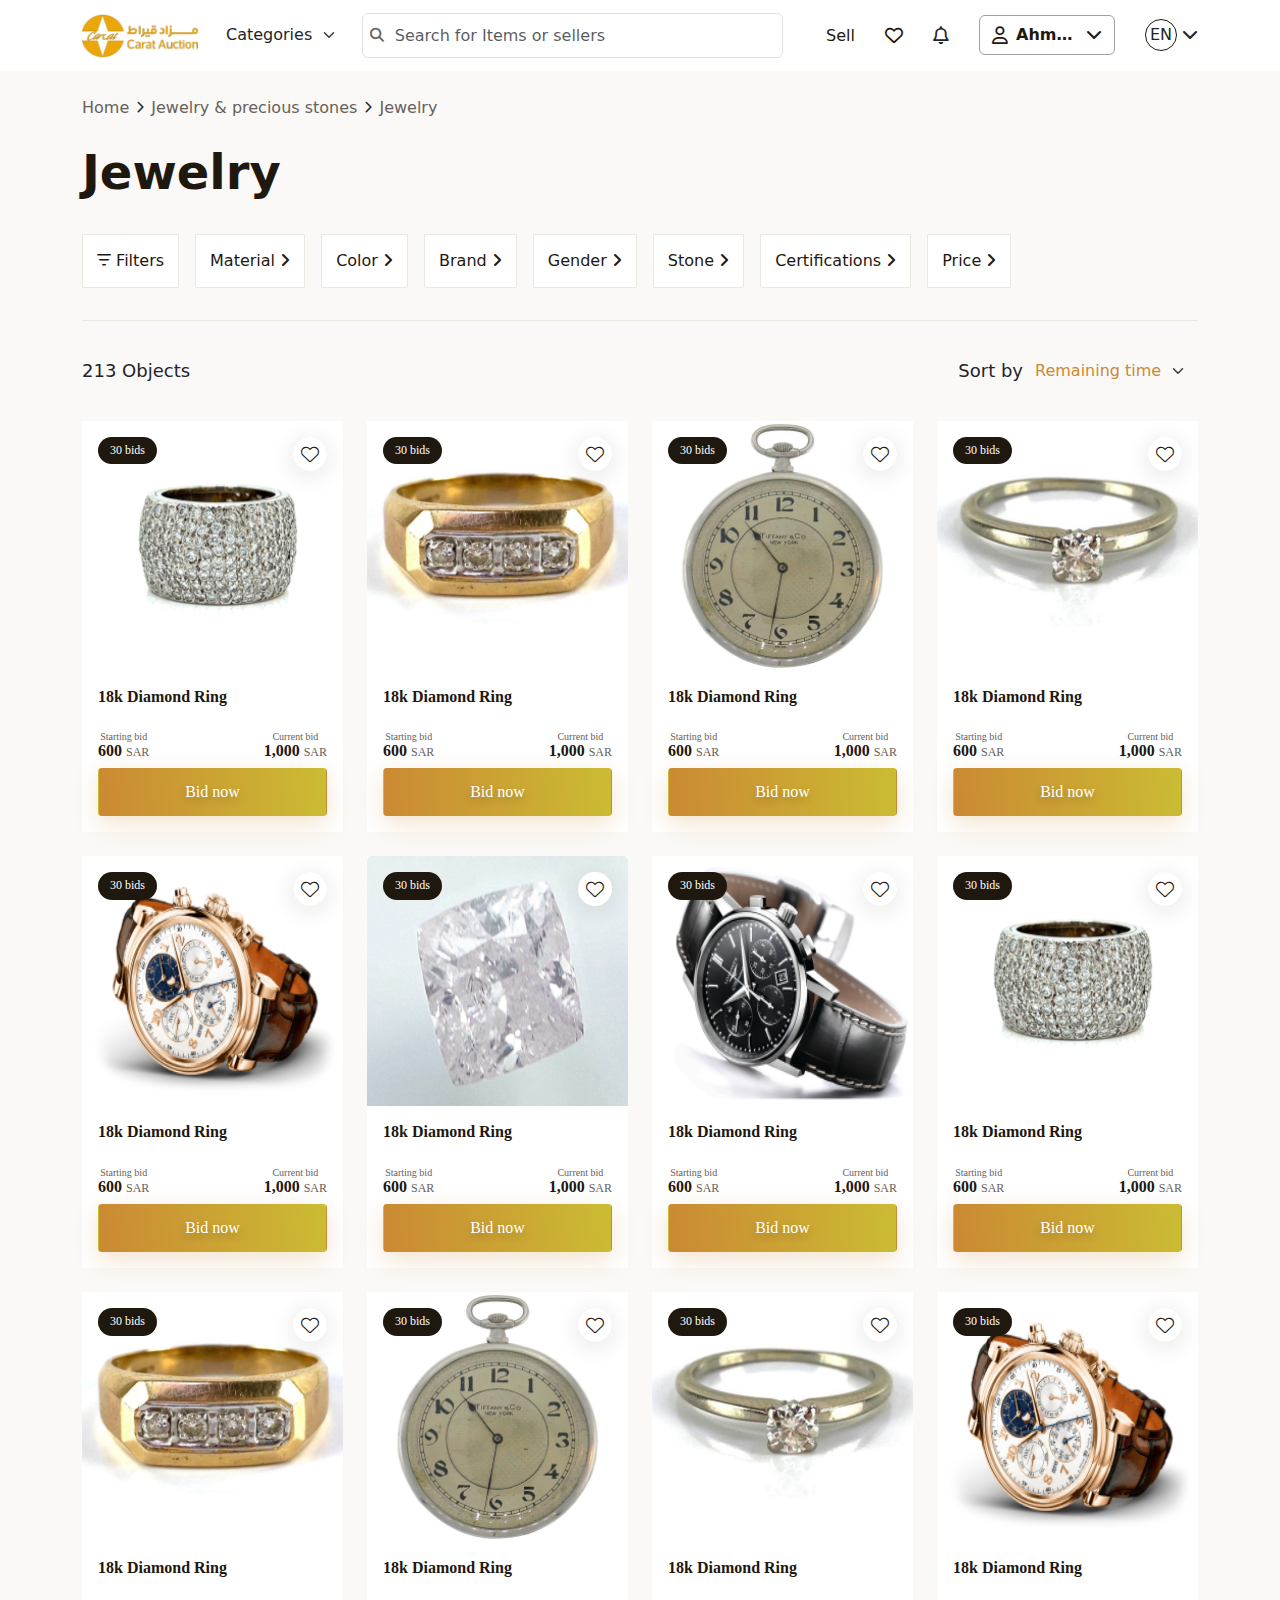
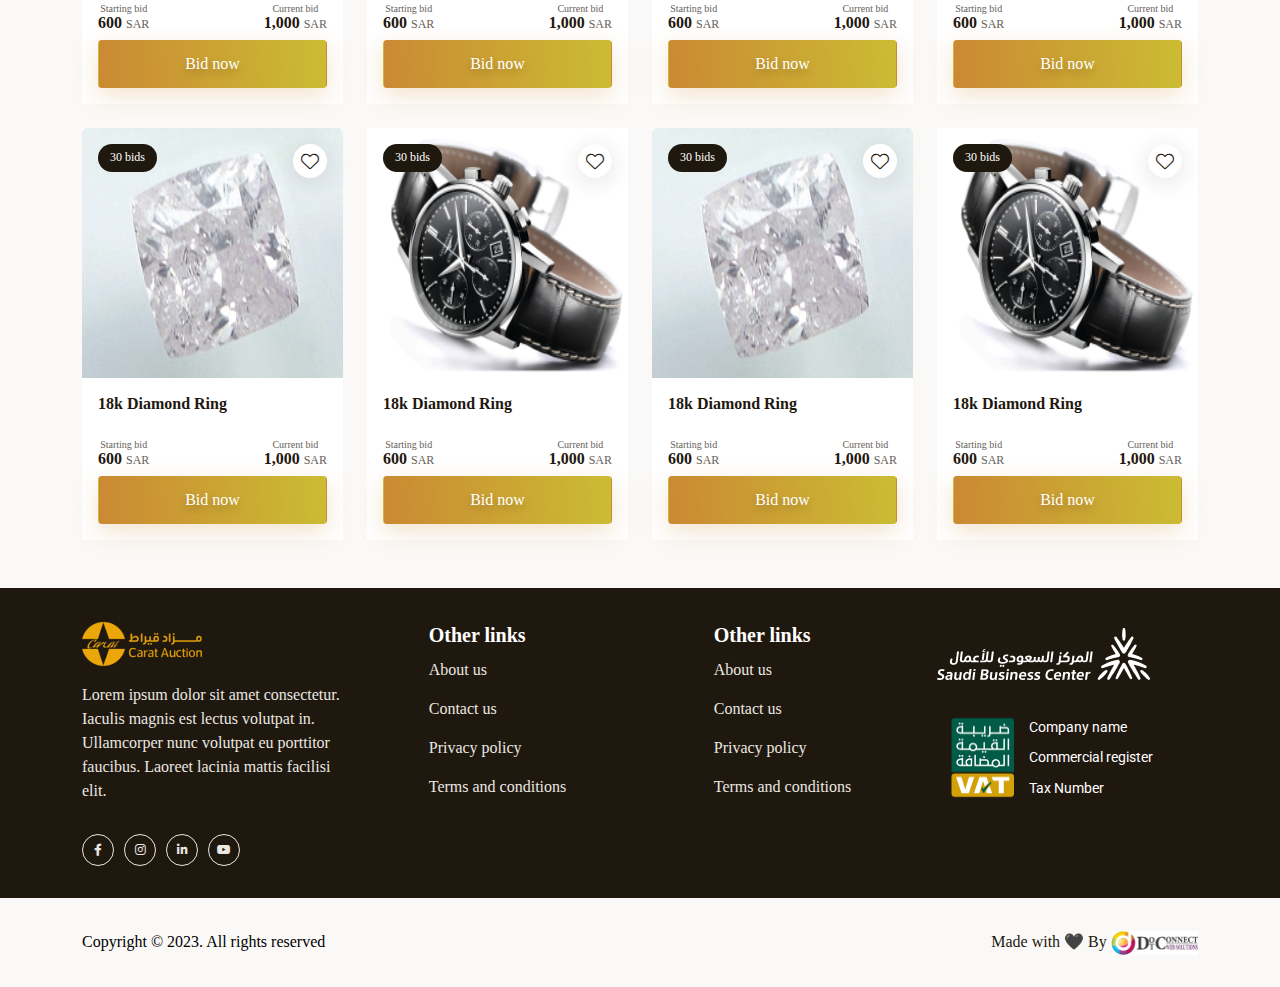
<file: All-Jewelry.html>
<!DOCTYPE html>
<html>

<head>

  <meta name="description"
    content="A website that sells all products, such as washing machines, refrigerators, computer screens, and mobile phones" />
  <meta name="keywords" content="ecommerce, shopping" />
  <meta name="author" content="Wazin" />
  <meta http-equiv="content-Type" content="text/html;charset=UTF-8" />
  <meta name="viewport" content="width=device-width, initial-scale=1.0" />
  <title>Wazin</title>
  <meta name="apple-mobile-web-app-status-bar-style" content="default" />
  <link rel="icon" href="images/test/hover-image-01.webp" type="" />

  <!-- ================================================== -->
  <!-- bootstrap -->
  <link rel="stylesheet" href="css/bootstrap.min.css" />

  <!-- ================================================== -->

  <!-- fontawesome -->
  <link rel="stylesheet" href="css/all.min.css" />

  <!-- ================================================== -->
  <link rel="stylesheet" href="css/swiper-bundle.min.css" />


  <!-- Link Swiper's CSS -->
  <link rel="stylesheet" href="css/owl.carousel.min.css" />
  <link rel="stylesheet" href="css/owl.theme.default.min.css" />
  <!-- ================================================== -->
  <!-- style css en & ar -->

  <!-- the compressed, production -->
  <link rel="stylesheet" href="css/style-en.css" />
  <!-- <link rel="stylesheet" href="css/style-ar.css" /> -->


  <!-- ================================================== -->

  <style>
    :root {
      /* --mainColor: #5d1be0; */
    }
  </style>
  <!-- ================================================== -->
</head>

<body>
  <!-- ================================================== -->
  <!-- navbar -->
  <nav class="">
    <div class="box-nav ">
      <div class="container">

        <div class="box-items-nav">
          <div class="d-flex gap-3 w-100">
            <div class="box-logo-nav">
              <a href="index.html">
                <img src="images/test/logo-nav.png" alt="" />
              </a>
            </div>

            <div class="d-flex align-items-center justify-content-center w-100">
              <div class="box-Categories-nav box-Categories-nav-1">
                <select class="form-select select-Categories" aria-label="Default select example">
                  <option selected>Categories</option>
                  <option value="1">One</option>
                  <option value="2">Two</option>
                  <option value="3">Three</option>
                </select>
              </div>
              <div class="box-Search-nav">
                <input type="text" class="form-control Search-nav" placeholder="Search for Items or sellers">
                <div class="icon-Search-nav"><i class="fa-solid fa-magnifying-glass"></i></div>
              </div>
            </div>
          </div>

          <div class="box-list-link-nav-1">
            <ul class="box-lists-ul">

              <li class="item-link Favorite">
                <a href="index.html"></a>
              </li>

              <li class="item-link">
                <a href="index.html">Sell</a>
              </li>


              <li class="item-link">
                <button type="button" data-bs-toggle="offcanvas" data-bs-target="#offcanvasNavbarHeart"
                  aria-controls="offcanvasNavbarHeart" aria-label="Toggle navigation" class="btn btn-heart">
                  <i class="fa-regular fa-heart"></i>
                  <div class="item-count hide item-count-nav"><span class=""></span></div>
                </button>
              </li>

              <li class="item-link">
                <div class="box-Notices"><i class="fa-regular fa-bell"></i></div>
              </li>





              <!-- ------------------------------------------------------- -->

              <!-- <li class="item-link">
                <div class="box-Categories-nav box-Categories-nav-2">
                  <select class="form-select select-Categories" aria-label="Default select example">
                    <option selected>Categories</option>
                    <option value="1">One</option>
                    <option value="2">Two</option>
                    <option value="3">Three</option>
                  </select>
                </div>
              </li> -->

              <!-- ------------------------------------------------------- -->
              <!-- Sign in / Sign up -->
              <!-- <li class="item-link btn-buy-now box-button-Login-pc">
                <button type="button" data-bs-toggle="modal" data-bs-target="#logInModal" class="btn btn-Login">Sign in
                  / Sign up</button>
              </li> -->
              <!-- ------------------------------------------------------- -->

              <!-- ------------------------------------------------------- -->
              <!-- userName -->
              <li class="item-link">
                <div class="dropdown box-dropdown-userName">
                  <button class="btn btn-dropdown-userName" type="button" data-bs-toggle="dropdown"
                    aria-expanded="false">
                    <span class="icon-userName"><i class="fa-regular fa-user"></i></span>
                    <span class="userName">
                      Ahmed
                    </span>
                    <span><i class="fa-solid fa-chevron-down"></i></span>
                  </button>
                  <ul class="dropdown-menu">
                    <li><a class="dropdown-item active" href="#"><span><i
                            class="fa-light fa-basket-shopping"></i></span> Orders</a></li>
                    <li><a class="dropdown-item" href="#"><span><i class="fa-light fa-gear"></i></span> Settings </a>
                    </li>
                    <li><a class="dropdown-item" href="#"> <span><i
                            class="fa-light fa-arrow-right-from-bracket"></i></span> Sign out</a></li>
                  </ul>
                </div>
              </li>
              <!-- ------------------------------------------------------- -->

              <!-- ------------------------------------------------------- -->
              <!-- language -->
              <li class="item-link">
                <div class="dropdown box-language-dropdown">
                  <button class="btn btn-dropdown-language" type="button" data-bs-toggle="dropdown"
                    aria-expanded="false">
                    <span class="text-language">EN</span>
                    <span class="icon-language"><i class="fa-solid fa-chevron-down"></i></span>
                  </button>
                  <ul class="dropdown-menu">
                    <li><a class="dropdown-item" href="#">EN</a></li>
                    <li><a class="dropdown-item" href="#">AR</a></li>
                  </ul>
                </div>
              </li>
              <!-- ------------------------------------------------------- -->

              <!-- ------------------------------------------------------- -->
              <li class="item-link btn-buy-now box-Search-nav-mo">
                <div class="Search-nav-mo">
                  <input type="text" class="form-control Search-nav" placeholder="Search for Items or sellers">
                  <div class="icon-Search-nav"><i class="fa-solid fa-magnifying-glass"></i></div>
                </div>
              </li>
            </ul>
          </div>
          <div class="box-menu">
            <div id="nav-icon2">
              <span></span>
              <span></span>
              <span></span>
              <span></span>
              <span></span>
              <span></span>
            </div>
          </div>
        </div>
      </div>
    </div>
  </nav>
  <!-- ================================================== -->

  <!-- ================================================================================================================= -->
  <!-- Log In Modal-->
  <section>
    <div class="box-Modal-LogIn">
      <div class="modal fade" id="logInModal" tabindex="-1" aria-labelledby="exampleModalLabel" aria-hidden="true">
        <div class="modal-dialog modal-dialog-centered modal-dialog-LogIn">
          <div class="modal-content">
            <div class="modal-body">
              <!-- phone -->
              <div class="box-phone-login">

                <div class="d-flex flex-column gap-4">

                  <div class="d-flex align-items-center justify-content-between">
                    <span>Sign in or create an account</span>
                    <div class="box-close-modal">
                      <button type="button" class="btn-close" data-bs-dismiss="modal" aria-label="Close"></button>
                    </div>
                  </div>
                  <h3>Welcome back!</h3>
                  <form action="">
                    <label for="input-phone" class="form-label label-phone">Phone number</label>
                    <input type="tel" class="form-control input-phone" id="input-phone" placeholder="">
                    <button type="button" class="btn btn-LogIn-Modal" id="btnLogIn">Sign in</button>
                  </form>

                </div>
              </div>
              <!-- otp -->
              <div class="box-otp-login">

                <div class="row align-items-center">

                  <div class="col-xxl-12 col-xl-12 col-lg-12 col-md-12 col-sm-12">
                    <div class="d-flex align-items-center justify-content-between">
                      <div class="box-back-Phone-code">
                        <button class="btn btn-back-Phone"> <i class="fa-solid fa-arrow-left"></i></button>
                        <span>Verification code</span>
                      </div>
                      <div class="box-close-modal">
                        <button type="button" class="btn-close" data-bs-dismiss="modal" aria-label="Close"></button>
                      </div>
                    </div>


                    <form action="">
                      <p>Enter the code that sent to</p>
                      <div class="phone-in-otp">+966 597 556 153</div>

                      <input type="tel" class="form-control input-phone" id="input-phone" placeholder="">
                      <div class="d-flex align-items-center justify-content-center flex-column">

                        <button class="btn btn-Continue-OTP">Continue</button>
                        <button class="btn btn-Resend-OTP">Resend code</button>
                      </div>
                    </form>
                  </div>
                </div>
              </div>
            </div>
          </div>
        </div>
      </div>
    </div>
  </section>
  <!-- ================================================================================================================= -->

  <!-- ===================================================================================================== -->
  <!-- Favorite -->
  <aside>
    <div class="offcanvas box-aside-heart offcanvas-end" tabindex="-1" id="offcanvasNavbarHeart"
      aria-labelledby="offcanvasNavbarHeartLabel">
      <div class="offcanvas-header">
        <h2 class="offcanvas-title" id="offcanvasNavbarHeartLabel">
          Favorite
        </h2>
        <button type="button" class="btn-close-cart btn" data-bs-dismiss="offcanvas" aria-label="Close">
          close
        </button>
      </div>
      <hr />
      <div class="offcanvas-body offcanvas-body-Favorites">


        <!-- ========================================== -->
        <!-- TODO:dynamic product id -->
        <!-- code php -->

        <div class="box-all-item-heart">
          <!-- <div class="box-aside-cart-img-Quantity-trash-border ">
            <div class="box-aside-cart-img-Quantity-trash">
  
              <div class="d-flex gap-2 align-items-center">
                <div class="box-img-aside-heart">
                  <img src="images/test/Categories-1.png" alt="">
                </div>
                <div>
                  <h3>18k Diamond Ring</h3>
                </div>
              </div>
              <div>
                <button class="btn btn-delete">
                  <i class="fa-solid fa-trash"></i>
                </button>
              </div>
            </div>
          </div>
          <div class="box-aside-cart-img-Quantity-trash-border ">
            <div class="box-aside-cart-img-Quantity-trash">
  
              <div class="d-flex gap-2 align-items-center">
                <div class="box-img-aside-heart">
                  <img src="images/test/Categories-1.png" alt="">
                </div>
                <div>
                  <h3>18k Diamond Ring</h3>
                </div>
              </div>
              <div>
                <button class="btn btn-delete">
                  <i class="fa-solid fa-trash"></i>
                </button>
              </div>
            </div>
          </div> -->
        </div>

        <!-- ============================================ -->



      </div>
    </div>
  </aside>
  <!-- ===================================================================================================== -->

  <!-- ================================================== -->
  <nav>
    <div class="container">
      <div class="box-nav-2">
        <ul>
          <li><a href="index.html">Home</a></li>
          <li><a href="#">Jewelry & precious stones</a></li>
          <li><a href="All-Jewelry.html">Jewelry</a></li>
        </ul>
      </div>
    </div>
  </nav>
  <!-- ================================================== -->

  <!-- ================================================== -->

  <section>
    <div class="">
      <div class="container">
        <div class="box-Jewelry">
          <h1>Jewelry</h1>

          <div class="box-links-Filters">
            <div class="d-flex gap-3 flex-wrap">
              <button type="button" data-bs-toggle="offcanvas" data-bs-target="#offcanvasRight"
                aria-controls="offcanvasRight" class="btn-Filters-Links btn btn-Filters">
                <span><i class="fa-regular fa-bars-filter"></i></span>
                <span>Filters</span>
              </button>
              <button type="button" data-bs-toggle="offcanvas" data-bs-target="#offcanvasRight"
                aria-controls="offcanvasRight" class="btn-Filters-Links btn btn-Material">
                <span>Material</span>
                <span class="icon-arrow-filter"><i class="fa-solid fa-angle-right"></i></span>
              </button>
              <button type="button" data-bs-toggle="offcanvas" data-bs-target="#offcanvasRight"
                aria-controls="offcanvasRight" class="btn-Filters-Links btn btn-Color">
                <span>Color</span>
                <span class="icon-arrow-filter"><i class="fa-solid fa-angle-right"></i></span>
              </button>
              <button type="button" data-bs-toggle="offcanvas" data-bs-target="#offcanvasRight"
                aria-controls="offcanvasRight" class="btn-Filters-Links btn btn-Brand">
                <span>Brand</span>
                <span class="icon-arrow-filter"><i class="fa-solid fa-angle-right"></i></span>
              </button>
              <button type="button" data-bs-toggle="offcanvas" data-bs-target="#offcanvasRight"
                aria-controls="offcanvasRight" class="btn-Filters-Links btn btn-Gender">
                <span>Gender</span>
                <span class="icon-arrow-filter"><i class="fa-solid fa-angle-right"></i></span>
              </button>
              <button type="button" data-bs-toggle="offcanvas" data-bs-target="#offcanvasRight"
                aria-controls="offcanvasRight" class="btn-Filters-Links btn btn-Stone">
                <span>Stone</span>
                <span class="icon-arrow-filter"><i class="fa-solid fa-angle-right"></i></span>
              </button>
              <button type="button" data-bs-toggle="offcanvas" data-bs-target="#offcanvasRight"
                aria-controls="offcanvasRight" class="btn-Filters-Links btn btn-Certifications">
                <span>Certifications</span>
                <span class="icon-arrow-filter"><i class="fa-solid fa-angle-right"></i></span>
              </button>

              <button type="button" data-bs-toggle="offcanvas" data-bs-target="#offcanvasRight"
                aria-controls="offcanvasRight" class="btn-Filters-Links btn btn-Price">
                <span>Price</span>
                <span class="icon-arrow-filter"><i class="fa-solid fa-angle-right"></i></span>
              </button>
            </div>
          </div>
          <div class="box-Products-select-Objects-Jewelry ">
            <div class="d-flex justify-content-between align-items-center">
              <span> 213 Objects</span>
              <div class="d-flex align-items-center">

                <div> Sort by </div>
                <select class="form-select select-time" aria-label="Default select example">
                  <option selected>Remaining time</option>
                  <option value="1">One</option>
                  <option value="2">Two</option>
                  <option value="3">Three</option>
                </select>

              </div>
            </div>

            <div class="box-Products-Jewelry">
              <div class="row g-4">
                <div class="col-xxl-3 col-xl-3 col-lg-4 col-md-6 col-sm-12">
                  <div class="item-data" data-product-id="40">
                    <div class="product-item pb-3">
                      <a href="Product-Details.html">
                        <div class="img-product img-data">
                          <img src="images/test/Rectangle1.png" alt="">
                        </div>
                      </a>
                      <div class="product-item-text">
                        <div>
                          <div class="bids">30 bids</div>
                        </div>
                        <div>
                          <button class="product-Favorite btn-Favorite-data "></button>
                        </div>
                        <h3 class="titel-product">18k Diamond Ring</h3>
                        <div class="d-flex align-items-center justify-content-between mt-4">
                          <div class="box-Starting">
                            <div class="item-Starting">Starting bid</div>
                            <h4>600 <span>SAR</span></h4>
                          </div>
                          <div class="box-Current">
                            <div class="item-Current">Current bid</div>
                            <h4>1,000 <span>SAR</span></h4>
                          </div>
                        </div>

                        <div class="">
                          <button class="btn btn-bid-now">Bid now</button>
                        </div>
                      </div>
                    </div>
                  </div>
                </div>
                <div class="col-xxl-3 col-xl-3 col-lg-4 col-md-6 col-sm-12">
                  <div class="item-data" data-product-id="41">
                    <div class="product-item pb-3">
                      <a href="Product-Details.html">
                        <div class="img-product img-data">
                          <img src="images/test/Rectangle2.png" alt="">
                        </div>
                      </a>
                      <div class="product-item-text">
                        <div>
                          <div class="bids">30 bids</div>
                        </div>
                        <div>
                          <button class="product-Favorite btn-Favorite-data "></button>
                        </div>
                        <h3 class="titel-product">18k Diamond Ring</h3>
                        <div class="d-flex align-items-center justify-content-between mt-4">
                          <div class="box-Starting">
                            <div class="item-Starting">Starting bid</div>
                            <h4>600 <span>SAR</span></h4>
                          </div>
                          <div class="box-Current">
                            <div class="item-Current">Current bid</div>
                            <h4>1,000 <span>SAR</span></h4>
                          </div>
                        </div>

                        <div class="">
                          <button class="btn btn-bid-now">Bid now</button>
                        </div>
                      </div>
                    </div>
                  </div>
                </div>
                <div class="col-xxl-3 col-xl-3 col-lg-4 col-md-6 col-sm-12">
                  <div class="item-data" data-product-id="42">
                    <div class="product-item pb-3">
                      <a href="Product-Details.html">
                        <div class="img-product img-data">
                          <img src="images/test/Rectangle3.png" alt="">
                        </div>
                      </a>
                      <div class="product-item-text">
                        <div>
                          <div class="bids">30 bids</div>
                        </div>
                        <div>
                          <button class="product-Favorite btn-Favorite-data "></button>
                        </div>
                        <h3 class="titel-product">18k Diamond Ring</h3>
                        <div class="d-flex align-items-center justify-content-between mt-4">
                          <div class="box-Starting">
                            <div class="item-Starting">Starting bid</div>
                            <h4>600 <span>SAR</span></h4>
                          </div>
                          <div class="box-Current">
                            <div class="item-Current">Current bid</div>
                            <h4>1,000 <span>SAR</span></h4>
                          </div>
                        </div>

                        <div class="">
                          <button class="btn btn-bid-now">Bid now</button>
                        </div>
                      </div>
                    </div>
                  </div>
                </div>
                <div class="col-xxl-3 col-xl-3 col-lg-4 col-md-6 col-sm-12">
                  <div class="item-data" data-product-50>
                    <div class="product-item pb-3">
                      <a href="Product-Details.html">
                        <div class="img-product img-data">
                          <img src="images/test/Rectangle4.png" alt="">
                        </div>
                      </a>
                      <div class="product-item-text">
                        <div>
                          <div class="bids">30 bids</div>
                        </div>
                        <div>
                          <button class="product-Favorite btn-Favorite-data "></button>
                        </div>
                        <h3 class="titel-product">18k Diamond Ring</h3>
                        <div class="d-flex align-items-center justify-content-between mt-4">
                          <div class="box-Starting">
                            <div class="item-Starting">Starting bid</div>
                            <h4>600 <span>SAR</span></h4>
                          </div>
                          <div class="box-Current">
                            <div class="item-Current">Current bid</div>
                            <h4>1,000 <span>SAR</span></h4>
                          </div>
                        </div>

                        <div class="">
                          <button class="btn btn-bid-now">Bid now</button>
                        </div>
                      </div>
                    </div>
                  </div>
                </div>
                <div class="col-xxl-3 col-xl-3 col-lg-4 col-md-6 col-sm-12">
                  <div class="item-data" data-product-id="44">
                    <div class="product-item pb-3">
                      <a href="Product-Details.html">
                        <div class="img-product img-data">
                          <img src="images/test/Rectangle5.png" alt="">
                        </div>
                      </a>
                      <div class="product-item-text">
                        <div>
                          <div class="bids">30 bids</div>
                        </div>
                        <div>
                          <button class="product-Favorite btn-Favorite-data "></button>
                        </div>
                        <h3 class="titel-product">18k Diamond Ring</h3>
                        <div class="d-flex align-items-center justify-content-between mt-4">
                          <div class="box-Starting">
                            <div class="item-Starting">Starting bid</div>
                            <h4>600 <span>SAR</span></h4>
                          </div>
                          <div class="box-Current">
                            <div class="item-Current">Current bid</div>
                            <h4>1,000 <span>SAR</span></h4>
                          </div>
                        </div>

                        <div class="">
                          <button class="btn btn-bid-now">Bid now</button>
                        </div>
                      </div>
                    </div>
                  </div>
                </div>
                <div class="col-xxl-3 col-xl-3 col-lg-4 col-md-6 col-sm-12">
                  <div class="item-data" data-product-id="45">
                    <div class="product-item pb-3">
                      <a href="Product-Details.html">
                        <div class="img-product img-data">
                          <img src="images/test/Rectangle6.png" alt="">
                        </div>
                      </a>
                      <div class="product-item-text">
                        <div>
                          <div class="bids">30 bids</div>
                        </div>
                        <div>
                          <button class="product-Favorite btn-Favorite-data "></button>
                        </div>
                        <h3 class="titel-product">18k Diamond Ring</h3>
                        <div class="d-flex align-items-center justify-content-between mt-4">
                          <div class="box-Starting">
                            <div class="item-Starting">Starting bid</div>
                            <h4>600 <span>SAR</span></h4>
                          </div>
                          <div class="box-Current">
                            <div class="item-Current">Current bid</div>
                            <h4>1,000 <span>SAR</span></h4>
                          </div>
                        </div>

                        <div class="">
                          <button class="btn btn-bid-now">Bid now</button>
                        </div>
                      </div>
                    </div>
                  </div>
                </div>
                <div class="col-xxl-3 col-xl-3 col-lg-4 col-md-6 col-sm-12">
                  <div class="item-data" data-product-id="46">
                    <div class="product-item pb-3">
                      <a href="Product-Details.html">
                        <div class="img-product img-data">
                          <img src="images/test/Rectangle7.png" alt="">
                        </div>
                      </a>
                      <div class="product-item-text">
                        <div>
                          <div class="bids">30 bids</div>
                        </div>
                        <div>
                          <button class="product-Favorite btn-Favorite-data "></button>
                        </div>
                        <h3 class="titel-product">18k Diamond Ring</h3>
                        <div class="d-flex align-items-center justify-content-between mt-4">
                          <div class="box-Starting">
                            <div class="item-Starting">Starting bid</div>
                            <h4>600 <span>SAR</span></h4>
                          </div>
                          <div class="box-Current">
                            <div class="item-Current">Current bid</div>
                            <h4>1,000 <span>SAR</span></h4>
                          </div>
                        </div>

                        <div class="">
                          <button class="btn btn-bid-now">Bid now</button>
                        </div>
                      </div>
                    </div>
                  </div>
                </div>
                <div class="col-xxl-3 col-xl-3 col-lg-4 col-md-6 col-sm-12">
                  <div class="item-data" data-product-id="47">
                    <div class="product-item pb-3">
                      <a href="Product-Details.html">
                        <div class="img-product img-data">
                          <img src="images/test/Rectangle1.png" alt="">
                        </div>
                      </a>
                      <div class="product-item-text">
                        <div>
                          <div class="bids">30 bids</div>
                        </div>
                        <div>
                          <button class="product-Favorite btn-Favorite-data "></button>
                        </div>
                        <h3 class="titel-product">18k Diamond Ring</h3>
                        <div class="d-flex align-items-center justify-content-between mt-4">
                          <div class="box-Starting">
                            <div class="item-Starting">Starting bid</div>
                            <h4>600 <span>SAR</span></h4>
                          </div>
                          <div class="box-Current">
                            <div class="item-Current">Current bid</div>
                            <h4>1,000 <span>SAR</span></h4>
                          </div>
                        </div>

                        <div class="">
                          <button class="btn btn-bid-now">Bid now</button>
                        </div>
                      </div>
                    </div>
                  </div>
                </div>
                <div class="col-xxl-3 col-xl-3 col-lg-4 col-md-6 col-sm-12">
                  <div class="item-data" data-product-id="48">
                    <div class="product-item pb-3">
                      <a href="Product-Details.html">
                        <div class="img-product img-data">
                          <img src="images/test/Rectangle2.png" alt="">
                        </div>
                      </a>
                      <div class="product-item-text">
                        <div>
                          <div class="bids">30 bids</div>
                        </div>
                        <div>
                          <button class="product-Favorite btn-Favorite-data "></button>
                        </div>
                        <h3 class="titel-product">18k Diamond Ring</h3>
                        <div class="d-flex align-items-center justify-content-between mt-4">
                          <div class="box-Starting">
                            <div class="item-Starting">Starting bid</div>
                            <h4>600 <span>SAR</span></h4>
                          </div>
                          <div class="box-Current">
                            <div class="item-Current">Current bid</div>
                            <h4>1,000 <span>SAR</span></h4>
                          </div>
                        </div>

                        <div class="">
                          <button class="btn btn-bid-now">Bid now</button>
                        </div>
                      </div>
                    </div>
                  </div>
                </div>
                <div class="col-xxl-3 col-xl-3 col-lg-4 col-md-6 col-sm-12">
                  <div class="item-data" data-product-id="49">
                    <div class="product-item pb-3">
                      <a href="Product-Details.html">
                        <div class="img-product img-data">
                          <img src="images/test/Rectangle3.png" alt="">
                        </div>
                      </a>
                      <div class="product-item-text">
                        <div>
                          <div class="bids">30 bids</div>
                        </div>
                        <div>
                          <button class="product-Favorite btn-Favorite-data "></button>
                        </div>
                        <h3 class="titel-product">18k Diamond Ring</h3>
                        <div class="d-flex align-items-center justify-content-between mt-4">
                          <div class="box-Starting">
                            <div class="item-Starting">Starting bid</div>
                            <h4>600 <span>SAR</span></h4>
                          </div>
                          <div class="box-Current">
                            <div class="item-Current">Current bid</div>
                            <h4>1,000 <span>SAR</span></h4>
                          </div>
                        </div>

                        <div class="">
                          <button class="btn btn-bid-now">Bid now</button>
                        </div>
                      </div>
                    </div>
                  </div>
                </div>
                <div class="col-xxl-3 col-xl-3 col-lg-4 col-md-6 col-sm-12">
                  <div class="item-data" data-product-id="50">
                    <div class="product-item pb-3">
                      <a href="Product-Details.html">
                        <div class="img-product img-data">
                          <img src="images/test/Rectangle4.png" alt="">
                        </div>
                      </a>
                      <div class="product-item-text">
                        <div>
                          <div class="bids">30 bids</div>
                        </div>
                        <div>
                          <button class="product-Favorite btn-Favorite-data "></button>
                        </div>
                        <h3 class="titel-product">18k Diamond Ring</h3>
                        <div class="d-flex align-items-center justify-content-between mt-4">
                          <div class="box-Starting">
                            <div class="item-Starting">Starting bid</div>
                            <h4>600 <span>SAR</span></h4>
                          </div>
                          <div class="box-Current">
                            <div class="item-Current">Current bid</div>
                            <h4>1,000 <span>SAR</span></h4>
                          </div>
                        </div>

                        <div class="">
                          <button class="btn btn-bid-now">Bid now</button>
                        </div>
                      </div>
                    </div>
                  </div>
                </div>
                <div class="col-xxl-3 col-xl-3 col-lg-4 col-md-6 col-sm-12">
                  <div class="item-data" data-product-id="51">
                    <div class="product-item pb-3">
                      <a href="Product-Details.html">
                        <div class="img-product img-data">
                          <img src="images/test/Rectangle5.png" alt="">
                        </div>
                      </a>
                      <div class="product-item-text">
                        <div>
                          <div class="bids">30 bids</div>
                        </div>
                        <div>
                          <button class="product-Favorite btn-Favorite-data "></button>
                        </div>
                        <h3 class="titel-product">18k Diamond Ring</h3>
                        <div class="d-flex align-items-center justify-content-between mt-4">
                          <div class="box-Starting">
                            <div class="item-Starting">Starting bid</div>
                            <h4>600 <span>SAR</span></h4>
                          </div>
                          <div class="box-Current">
                            <div class="item-Current">Current bid</div>
                            <h4>1,000 <span>SAR</span></h4>
                          </div>
                        </div>

                        <div class="">
                          <button class="btn btn-bid-now">Bid now</button>
                        </div>
                      </div>
                    </div>
                  </div>
                </div>
                <div class="col-xxl-3 col-xl-3 col-lg-4 col-md-6 col-sm-12">
                  <div class="item-data" data-product-id="52">
                    <div class="product-item pb-3">
                      <a href="Product-Details.html">
                        <div class="img-product img-data">
                          <img src="images/test/Rectangle6.png" alt="">
                        </div>
                      </a>
                      <div class="product-item-text">
                        <div>
                          <div class="bids">30 bids</div>
                        </div>
                        <div>
                          <button class="product-Favorite btn-Favorite-data "></button>
                        </div>
                        <h3 class="titel-product">18k Diamond Ring</h3>
                        <div class="d-flex align-items-center justify-content-between mt-4">
                          <div class="box-Starting">
                            <div class="item-Starting">Starting bid</div>
                            <h4>600 <span>SAR</span></h4>
                          </div>
                          <div class="box-Current">
                            <div class="item-Current">Current bid</div>
                            <h4>1,000 <span>SAR</span></h4>
                          </div>
                        </div>

                        <div class="">
                          <button class="btn btn-bid-now">Bid now</button>
                        </div>
                      </div>
                    </div>
                  </div>
                </div>
                <div class="col-xxl-3 col-xl-3 col-lg-4 col-md-6 col-sm-12">
                  <div class="item-data" data-product-id="53">
                    <div class="product-item pb-3">
                      <a href="Product-Details.html">
                        <div class="img-product img-data">
                          <img src="images/test/Rectangle7.png" alt="">
                        </div>
                      </a>
                      <div class="product-item-text">
                        <div>
                          <div class="bids">30 bids</div>
                        </div>
                        <div>
                          <button class="product-Favorite btn-Favorite-data "></button>
                        </div>
                        <h3 class="titel-product">18k Diamond Ring</h3>
                        <div class="d-flex align-items-center justify-content-between mt-4">
                          <div class="box-Starting">
                            <div class="item-Starting">Starting bid</div>
                            <h4>600 <span>SAR</span></h4>
                          </div>
                          <div class="box-Current">
                            <div class="item-Current">Current bid</div>
                            <h4>1,000 <span>SAR</span></h4>
                          </div>
                        </div>

                        <div class="">
                          <button class="btn btn-bid-now">Bid now</button>
                        </div>
                      </div>
                    </div>
                  </div>
                </div>
                <div class="col-xxl-3 col-xl-3 col-lg-4 col-md-6 col-sm-12">
                  <div class="item-data" data-product-id="54">
                    <div class="product-item pb-3">
                      <a href="Product-Details.html">
                        <div class="img-product img-data">
                          <img src="images/test/Rectangle6.png" alt="">
                        </div>
                      </a>
                      <div class="product-item-text">
                        <div>
                          <div class="bids">30 bids</div>
                        </div>
                        <div>
                          <button class="product-Favorite btn-Favorite-data "></button>
                        </div>
                        <h3 class="titel-product">18k Diamond Ring</h3>
                        <div class="d-flex align-items-center justify-content-between mt-4">
                          <div class="box-Starting">
                            <div class="item-Starting">Starting bid</div>
                            <h4>600 <span>SAR</span></h4>
                          </div>
                          <div class="box-Current">
                            <div class="item-Current">Current bid</div>
                            <h4>1,000 <span>SAR</span></h4>
                          </div>
                        </div>

                        <div class="">
                          <button class="btn btn-bid-now">Bid now</button>
                        </div>
                      </div>
                    </div>
                  </div>
                </div>
                <div class="col-xxl-3 col-xl-3 col-lg-4 col-md-6 col-sm-12">
                  <div class="item-data" data-product-id="55">
                    <div class="product-item pb-3">
                      <a href="Product-Details.html">
                        <div class="img-product img-data">
                          <img src="images/test/Rectangle7.png" alt="">
                        </div>
                      </a>
                      <div class="product-item-text">
                        <div>
                          <div class="bids">30 bids</div>
                        </div>
                        <div>
                          <button class="product-Favorite btn-Favorite-data "></button>
                        </div>
                        <h3 class="titel-product">18k Diamond Ring</h3>
                        <div class="d-flex align-items-center justify-content-between mt-4">
                          <div class="box-Starting">
                            <div class="item-Starting">Starting bid</div>
                            <h4>600 <span>SAR</span></h4>
                          </div>
                          <div class="box-Current">
                            <div class="item-Current">Current bid</div>
                            <h4>1,000 <span>SAR</span></h4>
                          </div>
                        </div>

                        <div class="">
                          <button class="btn btn-bid-now">Bid now</button>
                        </div>
                      </div>
                    </div>
                  </div>
                </div>
              </div>
            </div>
          </div>
        </div>
      </div>
    </div>
  </section>

  <!-- ================================================== -->
<!-- sidbar Filters -->
  <section>
    <div class="box-sidbar-Filters">
      <div class="offcanvas offcanvas-end" tabindex="-1" id="offcanvasRight" aria-labelledby="offcanvasRightLabel">
        <div class="offcanvas-body box-offcanvas-body">

          <!-- --------------------------------------------------------------- -->
          <div class="body-Filters h-100">
            <div class="d-flex align-items-center  justify-content-between">
              <div class="d-flex gap-3 align-items-center">
                <button type="button" class="btn-close" data-bs-dismiss="offcanvas" aria-label="Close"></button>
                <span class="titel-name">Filters</span>
              </div>
              <div>
                <button class="btn btn-Clear">Clear</button>
              </div>
            </div>
            <div class="box-body-items vh-70">
              <ul>
                <li>
                  <button
                    class="btn btn-Material btn-all-sidbar d-flex align-items-center justify-content-between w-100">
                    <span>Material</span>
                    <span class="icon-arrow-filter"><i class="fa-solid fa-angle-right"></i></span>
                  </button>
                </li>
                <li>
                  <button
                    class="btn btn-Color btn-all-sidbar d-flex align-items-center justify-content-between w-100">
                    <span>Color</span>
                    <span class="icon-arrow-filter"><i class="fa-solid fa-angle-right"></i></span>
                  </button>
                </li>
                <li>
                  <button
                    class="btn btn-Brand btn-all-sidbar d-flex align-items-center justify-content-between w-100">
                    <span>Brand</span>
                    <span class="icon-arrow-filter"><i class="fa-solid fa-angle-right"></i></span>
                  </button>
                </li>
                <li>
                  <button
                    class="btn btn-Gender btn-all-sidbar d-flex align-items-center justify-content-between w-100">
                    <span>Gender</span>
                    <span class="icon-arrow-filter"><i class="fa-solid fa-angle-right"></i></span>
                  </button>
                </li>
                <li>
                  <button
                    class="btn btn-Stone btn-all-sidbar d-flex align-items-center justify-content-between w-100">
                    <span>Stone</span>
                    <span class="icon-arrow-filter"><i class="fa-solid fa-angle-right"></i></span>
                  </button>
                </li>
                <li>
                  <button
                    class="btn btn-Certifications btn-all-sidbar d-flex align-items-center justify-content-between w-100">
                    <span>Certifications</span>
                    <span class="icon-arrow-filter"><i class="fa-solid fa-angle-right"></i></span>
                  </button>
                </li>
                <li>
                  <button
                    class="btn btn-Price btn-all-sidbar d-flex align-items-center justify-content-between w-100">
                    <span>Price</span>
                    <span class="icon-arrow-filter"><i class="fa-solid fa-angle-right"></i></span>
                  </button>
                </li>
                <li>
                  <button
                    class="btn btn-Price btn-all-sidbar d-flex align-items-center justify-content-between w-100">
                    <span>Price</span>
                    <span class="icon-arrow-filter"><i class="fa-solid fa-angle-right"></i></span>
                  </button>
                </li>
                <li>
                  <button
                    class="btn btn-Price btn-all-sidbar d-flex align-items-center justify-content-between w-100">
                    <span>Price</span>
                    <span class="icon-arrow-filter"><i class="fa-solid fa-angle-right"></i></span>
                  </button>
                </li>
                <li>
                  <button
                    class="btn btn-Price btn-all-sidbar d-flex align-items-center justify-content-between w-100">
                    <span>Price</span>
                    <span class="icon-arrow-filter"><i class="fa-solid fa-angle-right"></i></span>
                  </button>
                </li>
              </ul>
            </div>
            <button class="btn btn-all-Filters">Show 350 objects</button>
          </div>
          <!-- --------------------------------------------------------------- -->
          <div class="body-Material h-100">
            <div class="d-flex align-items-center  justify-content-between">
              <div class="d-flex gap-3 align-items-center">
                <button type="button" class="btn-close" data-bs-dismiss="offcanvas" aria-label="Close"></button>
                <span class="titel-name">Material</span>
              </div>
              <div>
                <button class="btn btn-Clear">Clear</button>
              </div>
            </div>
            <div class="box-form-check box-body-items vh-70">
              <form action="">
                <div class="form-check box-check-filter">
                  <input class="form-check-input" type="checkbox" value="" id="flexCheckDefault1">
                  <label class="form-check-label label-check-filters" for="flexCheckDefault1">
                    Diamond <span>(20)</span>
                  </label>
                </div>
                <div class="form-check box-check-filter">
                  <input class="form-check-input" type="checkbox" value="" id="flexCheckDefault2">
                  <label class="form-check-label label-check-filters" for="flexCheckDefault2">
                    Sapphire <span>(50)</span>
                  </label>
                </div>
                <div class="form-check box-check-filter">
                  <input class="form-check-input" type="checkbox" value="" id="flexCheckDefault3">
                  <label class="form-check-label label-check-filters" for="flexCheckDefault3">
                    Emerald  <span>(12)</span>
                  </label>
                </div>

                <div class="form-check box-check-filter">
                  <input class="form-check-input" type="checkbox" value="" id="flexCheckDefault4">
                  <label class="form-check-label label-check-filters" for="flexCheckDefault4">
                    Tanzanite <span>(14)</span>
                  </label>
                </div>

                <div class="form-check box-check-filter">
                  <input class="form-check-input" type="checkbox" value="" id="flexCheckDefault5">
                  <label class="form-check-label label-check-filters" for="flexCheckDefault5">
                    Ruby  <span>(12)</span>
                  </label>
                </div>

                <div class="form-check box-check-filter">
                  <input class="form-check-input" type="checkbox" value="" id="flexCheckDefault6">
                  <label class="form-check-label label-check-filters" for="flexCheckDefault6">
                    Sapphires  <span>(12)</span>
                  </label>
                </div>

                <div class="form-check box-check-filter">
                  <input class="form-check-input" type="checkbox" value="" id="flexCheckDefault7">
                  <label class="form-check-label label-check-filters" for="flexCheckDefault7">
                    Amethyst  <span>(12)</span>
                  </label>
                </div>

                <div class="form-check box-check-filter">
                  <input class="form-check-input" type="checkbox" value="" id="flexCheckDefault8">
                  <label class="form-check-label label-check-filters" for="flexCheckDefault8">
                    Topaz  <span>(12)</span>
                  </label>
                </div>

                <div class="form-check box-check-filter">
                  <input class="form-check-input" type="checkbox" value="" id="flexCheckDefault9">
                  <label class="form-check-label label-check-filters" for="flexCheckDefault9">
                    Pearl  <span>(12)</span>
                  </label>
                </div>
                <div class="form-check box-check-filter">
                  <input class="form-check-input" type="checkbox" value="" id="flexCheckDefault10">
                  <label class="form-check-label label-check-filters" for="flexCheckDefault10">
                    Akoya Pearl  <span>(12)</span>
                  </label>
                </div>
                <div class="form-check box-check-filter">
                  <input class="form-check-input" type="checkbox" value="" id="flexCheckDefault11">
                  <label class="form-check-label label-check-filters" for="flexCheckDefault11">
                    Spinel  <span>(12)</span>
                  </label>
                </div>

                <div class="form-check box-check-filter">
                  <input class="form-check-input" type="checkbox" value="" id="flexCheckDefault12">
                  <label class="form-check-label label-check-filters" for="flexCheckDefault12">
                    Spinel  <span>(12)</span>
                  </label>
                </div>
              </form>
            </div>
            <button class="btn btn-all-Filters">Show 350 objects</button>
          </div>
          <!-- --------------------------------------------------------------- -->
          <div class="body-Color h-100">
            <div class="d-flex align-items-center  justify-content-between">
              <div class="d-flex gap-3 align-items-center">
                <button type="button" class="btn-close" data-bs-dismiss="offcanvas" aria-label="Close"></button>
                <span class="titel-name">Color</span>
              </div>
              <div>
                <button class="btn btn-Clear">Clear</button>
              </div>
            </div>
            <div class="box-form-check box-body-items vh-70">
              <form action="">
                <div class="form-check box-check-filter">
                  <input class="form-check-input" type="checkbox" value="" id="flexCheckDefault13">
                  <label class="form-check-label label-check-filters" for="flexCheckDefault13">
                    Diamond <span>(20)</span>
                  </label>
                </div>
                <div class="form-check box-check-filter">
                  <input class="form-check-input" type="checkbox" value="" id="flexCheckDefault14">
                  <label class="form-check-label label-check-filters" for="flexCheckDefault14">
                    Sapphire <span>(50)</span>
                  </label>
                </div>
                <div class="form-check box-check-filter">
                  <input class="form-check-input" type="checkbox" value="" id="flexCheckDefault15">
                  <label class="form-check-label label-check-filters" for="flexCheckDefault15">
                    Emerald  <span>(12)</span>
                  </label>
                </div>

                <div class="form-check box-check-filter">
                  <input class="form-check-input" type="checkbox" value="" id="flexCheckDefault16">
                  <label class="form-check-label label-check-filters" for="flexCheckDefault16">
                    Tanzanite <span>(14)</span>
                  </label>
                </div>

                <div class="form-check box-check-filter">
                  <input class="form-check-input" type="checkbox" value="" id="flexCheckDefault17">
                  <label class="form-check-label label-check-filters" for="flexCheckDefault17">
                    Ruby  <span>(12)</span>
                  </label>
                </div>

                <div class="form-check box-check-filter">
                  <input class="form-check-input" type="checkbox" value="" id="flexCheckDefault18">
                  <label class="form-check-label label-check-filters" for="flexCheckDefault18">
                    Sapphires  <span>(12)</span>
                  </label>
                </div>

                <div class="form-check box-check-filter">
                  <input class="form-check-input" type="checkbox" value="" id="flexCheckDefault19">
                  <label class="form-check-label label-check-filters" for="flexCheckDefault19">
                    Amethyst  <span>(12)</span>
                  </label>
                </div>

                <div class="form-check box-check-filter">
                  <input class="form-check-input" type="checkbox" value="" id="flexCheckDefault20">
                  <label class="form-check-label label-check-filters" for="flexCheckDefault20">
                    Topaz  <span>(12)</span>
                  </label>
                </div>

                <div class="form-check box-check-filter">
                  <input class="form-check-input" type="checkbox" value="" id="flexCheckDefault21">
                  <label class="form-check-label label-check-filters" for="flexCheckDefault21">
                    Pearl  <span>(12)</span>
                  </label>
                </div>
                <div class="form-check box-check-filter">
                  <input class="form-check-input" type="checkbox" value="" id="flexCheckDefault22">
                  <label class="form-check-label label-check-filters" for="flexCheckDefault22">
                    Akoya Pearl  <span>(12)</span>
                  </label>
                </div>
                <div class="form-check box-check-filter">
                  <input class="form-check-input" type="checkbox" value="" id="flexCheckDefault23">
                  <label class="form-check-label label-check-filters" for="flexCheckDefault23">
                    Spinel  <span>(12)</span>
                  </label>
                </div>

                <div class="form-check box-check-filter">
                  <input class="form-check-input" type="checkbox" value="" id="flexCheckDefault24">
                  <label class="form-check-label label-check-filters" for="flexCheckDefault24">
                    Spinel  <span>(12)</span>
                  </label>
                </div>
              </form>
            </div>
            <button class="btn btn-all-Filters">Show 350 objects</button>
          </div>
          <!-- --------------------------------------------------------------- -->
          <div class="body-Brand h-100">
            <div class="d-flex align-items-center  justify-content-between">
              <div class="d-flex gap-3 align-items-center">
                <button type="button" class="btn-close" data-bs-dismiss="offcanvas" aria-label="Close"></button>
                <span class="titel-name">Brand</span>
              </div>
              <div>
                <button class="btn btn-Clear">Clear</button>
              </div>
            </div>
            <div class="box-form-check box-body-items vh-70">
              <form action="">
                <div class="form-check box-check-filter">
                  <input class="form-check-input" type="checkbox" value="" id="flexCheckDefault25">
                  <label class="form-check-label label-check-filters" for="flexCheckDefault25">
                    Diamond <span>(20)</span>
                  </label>
                </div>
                <div class="form-check box-check-filter">
                  <input class="form-check-input" type="checkbox" value="" id="flexCheckDefault26">
                  <label class="form-check-label label-check-filters" for="flexCheckDefault26">
                    Sapphire <span>(50)</span>
                  </label>
                </div>
                <div class="form-check box-check-filter">
                  <input class="form-check-input" type="checkbox" value="" id="flexCheckDefault27">
                  <label class="form-check-label label-check-filters" for="flexCheckDefault27">
                    Emerald  <span>(12)</span>
                  </label>
                </div>

                <div class="form-check box-check-filter">
                  <input class="form-check-input" type="checkbox" value="" id="flexCheckDefault28">
                  <label class="form-check-label label-check-filters" for="flexCheckDefault28">
                    Tanzanite <span>(14)</span>
                  </label>
                </div>

                <div class="form-check box-check-filter">
                  <input class="form-check-input" type="checkbox" value="" id="flexCheckDefault29">
                  <label class="form-check-label label-check-filters" for="flexCheckDefault29">
                    Ruby  <span>(12)</span>
                  </label>
                </div>

                <div class="form-check box-check-filter">
                  <input class="form-check-input" type="checkbox" value="" id="flexCheckDefault30">
                  <label class="form-check-label label-check-filters" for="flexCheckDefault30">
                    Sapphires  <span>(12)</span>
                  </label>
                </div>

                <div class="form-check box-check-filter">
                  <input class="form-check-input" type="checkbox" value="" id="flexCheckDefault31">
                  <label class="form-check-label label-check-filters" for="flexCheckDefault31">
                    Amethyst  <span>(12)</span>
                  </label>
                </div>

                <div class="form-check box-check-filter">
                  <input class="form-check-input" type="checkbox" value="" id="flexCheckDefault32">
                  <label class="form-check-label label-check-filters" for="flexCheckDefault32">
                    Topaz  <span>(12)</span>
                  </label>
                </div>

                <div class="form-check box-check-filter">
                  <input class="form-check-input" type="checkbox" value="" id="flexCheckDefault33">
                  <label class="form-check-label label-check-filters" for="flexCheckDefault33">
                    Pearl  <span>(12)</span>
                  </label>
                </div>
                <div class="form-check box-check-filter">
                  <input class="form-check-input" type="checkbox" value="" id="flexCheckDefault34">
                  <label class="form-check-label label-check-filters" for="flexCheckDefault34">
                    Akoya Pearl  <span>(12)</span>
                  </label>
                </div>
                <div class="form-check box-check-filter">
                  <input class="form-check-input" type="checkbox" value="" id="flexCheckDefault35">
                  <label class="form-check-label label-check-filters" for="flexCheckDefault35">
                    Spinel  <span>(12)</span>
                  </label>
                </div>

                <div class="form-check box-check-filter">
                  <input class="form-check-input" type="checkbox" value="" id="flexCheckDefault36">
                  <label class="form-check-label label-check-filters" for="flexCheckDefault36">
                    Spinel  <span>(12)</span>
                  </label>
                </div>
              </form>
            </div>
            <button class="btn btn-all-Filters">Show 350 objects</button>
          </div>
          <!-- --------------------------------------------------------------- -->
          <div class="body-Gender h-100">
            <div class="d-flex align-items-center  justify-content-between">
              <div class="d-flex gap-3 align-items-center">
                <button type="button" class="btn-close" data-bs-dismiss="offcanvas" aria-label="Close"></button>
                <span class="titel-name">Gender</span>
              </div>
              <div>
                <button class="btn btn-Clear">Clear</button>
              </div>
            </div>
            <div class="box-form-check box-body-items vh-70">
              <form action="">
                <div class="form-check box-check-filter">
                  <input class="form-check-input" type="checkbox" value="" id="flexCheckDefault37">
                  <label class="form-check-label label-check-filters" for="flexCheckDefault37">
                    Diamond <span>(20)</span>
                  </label>
                </div>
                <div class="form-check box-check-filter">
                  <input class="form-check-input" type="checkbox" value="" id="flexCheckDefault38">
                  <label class="form-check-label label-check-filters" for="flexCheckDefault38">
                    Sapphire <span>(50)</span>
                  </label>
                </div>
                <div class="form-check box-check-filter">
                  <input class="form-check-input" type="checkbox" value="" id="flexCheckDefault39">
                  <label class="form-check-label label-check-filters" for="flexCheckDefault39">
                    Emerald  <span>(12)</span>
                  </label>
                </div>

                <div class="form-check box-check-filter">
                  <input class="form-check-input" type="checkbox" value="" id="flexCheckDefault40">
                  <label class="form-check-label label-check-filters" for="flexCheckDefault40">
                    Tanzanite <span>(14)</span>
                  </label>
                </div>

                <div class="form-check box-check-filter">
                  <input class="form-check-input" type="checkbox" value="" id="flexCheckDefault41">
                  <label class="form-check-label label-check-filters" for="flexCheckDefault41">
                    Ruby  <span>(12)</span>
                  </label>
                </div>

                <div class="form-check box-check-filter">
                  <input class="form-check-input" type="checkbox" value="" id="flexCheckDefault42">
                  <label class="form-check-label label-check-filters" for="flexCheckDefault42">
                    Sapphires  <span>(12)</span>
                  </label>
                </div>

                <div class="form-check box-check-filter">
                  <input class="form-check-input" type="checkbox" value="" id="flexCheckDefault43">
                  <label class="form-check-label label-check-filters" for="flexCheckDefault43">
                    Amethyst  <span>(12)</span>
                  </label>
                </div>

                <div class="form-check box-check-filter">
                  <input class="form-check-input" type="checkbox" value="" id="flexCheckDefault44">
                  <label class="form-check-label label-check-filters" for="flexCheckDefault44">
                    Topaz  <span>(12)</span>
                  </label>
                </div>

                <div class="form-check box-check-filter">
                  <input class="form-check-input" type="checkbox" value="" id="flexCheckDefault45">
                  <label class="form-check-label label-check-filters" for="flexCheckDefault45">
                    Pearl  <span>(12)</span>
                  </label>
                </div>
                <div class="form-check box-check-filter">
                  <input class="form-check-input" type="checkbox" value="" id="flexCheckDefault146">
                  <label class="form-check-label label-check-filters" for="flexCheckDefault146">
                    Akoya Pearl  <span>(12)</span>
                  </label>
                </div>
                <div class="form-check box-check-filter">
                  <input class="form-check-input" type="checkbox" value="" id="flexCheckDefault147">
                  <label class="form-check-label label-check-filters" for="flexCheckDefault147">
                    Spinel  <span>(12)</span>
                  </label>
                </div>

                <div class="form-check box-check-filter">
                  <input class="form-check-input" type="checkbox" value="" id="flexCheckDefault1248">
                  <label class="form-check-label label-check-filters" for="flexCheckDefault1248">
                    Spinel  <span>(12)</span>
                  </label>
                </div>
              </form>
            </div>
            <button class="btn btn-all-Filters">Show 350 objects</button>
          </div>
          <!-- --------------------------------------------------------------- -->
          <div class="body-Stone h-100">
            <div class="d-flex align-items-center  justify-content-between">
              <div class="d-flex gap-3 align-items-center">
                <button type="button" class="btn-close" data-bs-dismiss="offcanvas" aria-label="Close"></button>
                <span class="titel-name">Stone</span>
              </div>
              <div>
                <button class="btn btn-Clear">Clear</button>
              </div>
            </div>
            <div class="box-form-check box-body-items vh-70">
              <form action="">
                <div class="form-check box-check-filter">
                  <input class="form-check-input" type="checkbox" value="" id="flexCheckDefault149">
                  <label class="form-check-label label-check-filters" for="flexCheckDefault149">
                    Diamond <span>(20)</span>
                  </label>
                </div>
                <div class="form-check box-check-filter">
                  <input class="form-check-input" type="checkbox" value="" id="flexCheckDefault250">
                  <label class="form-check-label label-check-filters" for="flexCheckDefault250">
                    Sapphire <span>(50)</span>
                  </label>
                </div>
                <div class="form-check box-check-filter">
                  <input class="form-check-input" type="checkbox" value="" id="flexCheckDefault351">
                  <label class="form-check-label label-check-filters" for="flexCheckDefault351">
                    Emerald  <span>(12)</span>
                  </label>
                </div>

                <div class="form-check box-check-filter">
                  <input class="form-check-input" type="checkbox" value="" id="flexCheckDefault452">
                  <label class="form-check-label label-check-filters" for="flexCheckDefault452">
                    Tanzanite <span>(14)</span>
                  </label>
                </div>

                <div class="form-check box-check-filter">
                  <input class="form-check-input" type="checkbox" value="" id="flexCheckDefault53">
                  <label class="form-check-label label-check-filters" for="flexCheckDefault53">
                    Ruby  <span>(12)</span>
                  </label>
                </div>

                <div class="form-check box-check-filter">
                  <input class="form-check-input" type="checkbox" value="" id="flexCheckDefault654">
                  <label class="form-check-label label-check-filters" for="flexCheckDefault654">
                    Sapphires  <span>(12)</span>
                  </label>
                </div>

                <div class="form-check box-check-filter">
                  <input class="form-check-input" type="checkbox" value="" id="flexCheckDefault755">
                  <label class="form-check-label label-check-filters" for="flexCheckDefault755">
                    Amethyst  <span>(12)</span>
                  </label>
                </div>

                <div class="form-check box-check-filter">
                  <input class="form-check-input" type="checkbox" value="" id="flexCheckDefault856">
                  <label class="form-check-label label-check-filters" for="flexCheckDefault856">
                    Topaz  <span>(12)</span>
                  </label>
                </div>

                <div class="form-check box-check-filter">
                  <input class="form-check-input" type="checkbox" value="" id="flexCheckDefault957">
                  <label class="form-check-label label-check-filters" for="flexCheckDefault957">
                    Pearl  <span>(12)</span>
                  </label>
                </div>
                <div class="form-check box-check-filter">
                  <input class="form-check-input" type="checkbox" value="" id="flexCheckDefault1058">
                  <label class="form-check-label label-check-filters" for="flexCheckDefault1058">
                    Akoya Pearl  <span>(12)</span>
                  </label>
                </div>
                <div class="form-check box-check-filter">
                  <input class="form-check-input" type="checkbox" value="" id="flexCheckDefault1159">
                  <label class="form-check-label label-check-filters" for="flexCheckDefault1159">
                    Spinel  <span>(12)</span>
                  </label>
                </div>

                <div class="form-check box-check-filter">
                  <input class="form-check-input" type="checkbox" value="" id="flexCheckDefault1260">
                  <label class="form-check-label label-check-filters" for="flexCheckDefault1260">
                    Spinel  <span>(12)</span>
                  </label>
                </div>
              </form>
            </div>
            <button class="btn btn-all-Filters">Show 350 objects</button>
          </div>
          <!-- --------------------------------------------------------------- -->
          <div class="body-Certifications h-100">
            <div class="d-flex align-items-center  justify-content-between">
              <div class="d-flex gap-3 align-items-center">
                <button type="button" class="btn-close" data-bs-dismiss="offcanvas" aria-label="Close"></button>
                <span class="titel-name">Certifications</span>
              </div>
              <div>
                <button class="btn btn-Clear">Clear</button>
              </div>
            </div>
            <div class="box-form-check box-body-items vh-70">
              <form action="">
                <div class="form-check box-check-filter">
                  <input class="form-check-input" type="checkbox" value="" id="flexCheckDefault61">
                  <label class="form-check-label label-check-filters" for="flexCheckDefault61">
                    Diamond <span>(20)</span>
                  </label>
                </div>
                <div class="form-check box-check-filter">
                  <input class="form-check-input" type="checkbox" value="" id="flexCheckDefault62">
                  <label class="form-check-label label-check-filters" for="flexCheckDefault62">
                    Sapphire <span>(50)</span>
                  </label>
                </div>
                <div class="form-check box-check-filter">
                  <input class="form-check-input" type="checkbox" value="" id="flexCheckDefault63">
                  <label class="form-check-label label-check-filters" for="flexCheckDefault63">
                    Emerald  <span>(12)</span>
                  </label>
                </div>

                <div class="form-check box-check-filter">
                  <input class="form-check-input" type="checkbox" value="" id="flexCheckDefault64">
                  <label class="form-check-label label-check-filters" for="flexCheckDefault64">
                    Tanzanite <span>(14)</span>
                  </label>
                </div>

                <div class="form-check box-check-filter">
                  <input class="form-check-input" type="checkbox" value="" id="flexCheckDefault65">
                  <label class="form-check-label label-check-filters" for="flexCheckDefault65">
                    Ruby  <span>(12)</span>
                  </label>
                </div>

                <div class="form-check box-check-filter">
                  <input class="form-check-input" type="checkbox" value="" id="flexCheckDefault66">
                  <label class="form-check-label label-check-filters" for="flexCheckDefault66">
                    Sapphires  <span>(12)</span>
                  </label>
                </div>

                <div class="form-check box-check-filter">
                  <input class="form-check-input" type="checkbox" value="" id="flexCheckDefault67">
                  <label class="form-check-label label-check-filters" for="flexCheckDefault67">
                    Amethyst  <span>(12)</span>
                  </label>
                </div>

                <div class="form-check box-check-filter">
                  <input class="form-check-input" type="checkbox" value="" id="flexCheckDefault68">
                  <label class="form-check-label label-check-filters" for="flexCheckDefault68">
                    Topaz  <span>(12)</span>
                  </label>
                </div>

                <div class="form-check box-check-filter">
                  <input class="form-check-input" type="checkbox" value="" id="flexCheckDefault69">
                  <label class="form-check-label label-check-filters" for="flexCheckDefault69">
                    Pearl  <span>(12)</span>
                  </label>
                </div>
                <div class="form-check box-check-filter">
                  <input class="form-check-input" type="checkbox" value="" id="flexCheckDefault610">
                  <label class="form-check-label label-check-filters" for="flexCheckDefault610">
                    Akoya Pearl  <span>(12)</span>
                  </label>
                </div>
                <div class="form-check box-check-filter">
                  <input class="form-check-input" type="checkbox" value="" id="flexCheckDefault611">
                  <label class="form-check-label label-check-filters" for="flexCheckDefault611">
                    Spinel  <span>(12)</span>
                  </label>
                </div>

                <div class="form-check box-check-filter">
                  <input class="form-check-input" type="checkbox" value="" id="flexCheckDefault612">
                  <label class="form-check-label label-check-filters" for="flexCheckDefault612">
                    Spinel  <span>(12)</span>
                  </label>
                </div>
              </form>
            </div>
            <button class="btn btn-all-Filters">Show 350 objects</button>
          </div>
          <!-- --------------------------------------------------------------- -->
          <div class="body-Price h-100">
            <div class="d-flex align-items-center  justify-content-between">
              <div class="d-flex gap-3 align-items-center">
                <button type="button" class="btn-close" data-bs-dismiss="offcanvas" aria-label="Close"></button>
                <span class="titel-name">Price</span>
              </div>
              <div>
                <button class="btn btn-Clear">Clear</button>
              </div>
            </div>
            <div class="box-form-check box-body-items vh-70">
              <form action="">
                <div class="form-check box-check-filter">
                  <input class="form-check-input" type="checkbox" value="" id="flexCheckDefault71">
                  <label class="form-check-label label-check-filters" for="flexCheckDefault71">
                    Diamond <span>(20)</span>
                  </label>
                </div>
                <div class="form-check box-check-filter">
                  <input class="form-check-input" type="checkbox" value="" id="flexCheckDefault72">
                  <label class="form-check-label label-check-filters" for="flexCheckDefault72">
                    Sapphire <span>(50)</span>
                  </label>
                </div>
                <div class="form-check box-check-filter">
                  <input class="form-check-input" type="checkbox" value="" id="flexCheckDefault73">
                  <label class="form-check-label label-check-filters" for="flexCheckDefault73">
                    Emerald  <span>(12)</span>
                  </label>
                </div>

                <div class="form-check box-check-filter">
                  <input class="form-check-input" type="checkbox" value="" id="flexCheckDefault74">
                  <label class="form-check-label label-check-filters" for="flexCheckDefault74">
                    Tanzanite <span>(14)</span>
                  </label>
                </div>

                <div class="form-check box-check-filter">
                  <input class="form-check-input" type="checkbox" value="" id="flexCheckDefault75">
                  <label class="form-check-label label-check-filters" for="flexCheckDefault75">
                    Ruby  <span>(12)</span>
                  </label>
                </div>

                <div class="form-check box-check-filter">
                  <input class="form-check-input" type="checkbox" value="" id="flexCheckDefault76">
                  <label class="form-check-label label-check-filters" for="flexCheckDefault76">
                    Sapphires  <span>(12)</span>
                  </label>
                </div>

                <div class="form-check box-check-filter">
                  <input class="form-check-input" type="checkbox" value="" id="flexCheckDefault77">
                  <label class="form-check-label label-check-filters" for="flexCheckDefault77">
                    Amethyst  <span>(12)</span>
                  </label>
                </div>

                <div class="form-check box-check-filter">
                  <input class="form-check-input" type="checkbox" value="" id="flexCheckDefault78">
                  <label class="form-check-label label-check-filters" for="flexCheckDefault78">
                    Topaz  <span>(12)</span>
                  </label>
                </div>

                <div class="form-check box-check-filter">
                  <input class="form-check-input" type="checkbox" value="" id="flexCheckDefault79">
                  <label class="form-check-label label-check-filters" for="flexCheckDefault79">
                    Pearl  <span>(12)</span>
                  </label>
                </div>
                <div class="form-check box-check-filter">
                  <input class="form-check-input" type="checkbox" value="" id="flexCheckDefault710">
                  <label class="form-check-label label-check-filters" for="flexCheckDefault710">
                    Akoya Pearl  <span>(12)</span>
                  </label>
                </div>
                <div class="form-check box-check-filter">
                  <input class="form-check-input" type="checkbox" value="" id="flexCheckDefault711">
                  <label class="form-check-label label-check-filters" for="flexCheckDefault711">
                    Spinel  <span>(12)</span>
                  </label>
                </div>

                <div class="form-check box-check-filter">
                  <input class="form-check-input" type="checkbox" value="" id="flexCheckDefault712">
                  <label class="form-check-label label-check-filters" for="flexCheckDefault712">
                    Spinel  <span>(12)</span>
                  </label>
                </div>
              </form>
            </div>
            <button class="btn btn-all-Filters">Show 350 objects</button>
          </div>
          <!-- --------------------------------------------------------------- -->

          <!-- --------------------------------------------------------------- -->
          
        </div>
      </div>
    </div>
  </section>

  <!-- ================================================== -->
  <!-- footer -->
  <footer>
    <div class="box-footer">
      <div class="container">
        <div class="row justify-content-center">
          <div class="col-xl-3 col-lg-3 col-md-12 col-sm-12">
            <div class="box-footer-item">
              <div class="box-img-logo-footer">
                <img src="images/test/logo-footer.png" alt="">
              </div>
              <p>Lorem ipsum dolor sit amet consectetur. Iaculis magnis est lectus volutpat in. Ullamcorper nunc
                volutpat
                eu porttitor faucibus. Laoreet lacinia mattis facilisi elit.</p>

              <div class="box-social-media">
                <ul>
                  <li><a href="#"><i class="fa-brands fa-facebook-f"></i></a></li>
                  <li><a href="#"><i class="fa-brands fa-instagram"></i></a></li>
                  <li><a href="#"><i class="fa-brands fa-linkedin-in"></i></a></li>
                  <li><a href="#"><i class="fa-brands fa-youtube"></i></a></li>
                </ul>
              </div>
            </div>
          </div>
          <div class="col-xl-3 col-lg-3 col-md-12 col-sm-12 box-footer-item-2-3-all">
            <div class="box-footer-item-2-3">
              <h3>Other links</h3>
              <div class="box-item-link-footer">
                <ul>
                  <li><a href="">About us</a></li>
                  <li><a href="">Contact us</a></li>
                  <li><a href="">Privacy policy</a></li>
                  <li><a href="">Terms and conditions</a></li>
                </ul>
              </div>
            </div>
          </div>
          <div class="col-xl-3 col-lg-3 col-md-12 col-sm-12 box-footer-item-2-3-all">
            <div class="box-footer-item-2-3">
              <h3>Other links</h3>
              <div class="box-item-link-footer">
                <ul>
                  <li><a href="">About us</a></li>
                  <li><a href="">Contact us</a></li>
                  <li><a href="">Privacy policy</a></li>
                  <li><a href="">Terms and conditions</a></li>
                </ul>
              </div>
            </div>
          </div>
          <div class="col-xl-3 col-lg-3 col-md-12 col-sm-12">
            <div class="box-img-sudi-business">
              <img src="images/test/sudi-business.png" alt="">
            </div>
            <div class="box-VAT">
              <div class="box-img-VAT">
                <img src="images/test/avt.png" alt="">
              </div>
              <div class="box-text-VAt">
                <ul>
                  <li>Company name</li>
                  <li>Commercial register</li>
                  <li>Tax Number</li>
                </ul>
              </div>
            </div>
          </div>
        </div>
      </div>
    </div>

    <div class="container">
      <div class="box-Copyright-Made-with">
        <div class="box-Copyright">
          <p>Copyright © 2023. All rights reserved</p>
        </div>
        <div class="box-Made-with">
          <p>Made with 🖤 By <span><img src="images/test/dotconnect logo1 1.png" alt=""></span></p>
        </div>
      </div>
    </div>

  </footer>
  <!-- ================================================== -->

  <!-- ================================================== -->
  <!-- js -->
  <script src="js/code.jquery.com_jquery-3.7.1.min.js"></script>
  <script src="js/bootstrap.bundle.min.js"></script>

  <!-- owl carousel JS -->
  <script src="js/owl.carousel.min.js"></script>

  <!-- Swiper JS -->
  <script src="js/swiper-bundle.min.js"></script>

  <script src="js/main-en.js"></script>

  <!-- ===================================================================================================== -->
</body>

</html>
</file>
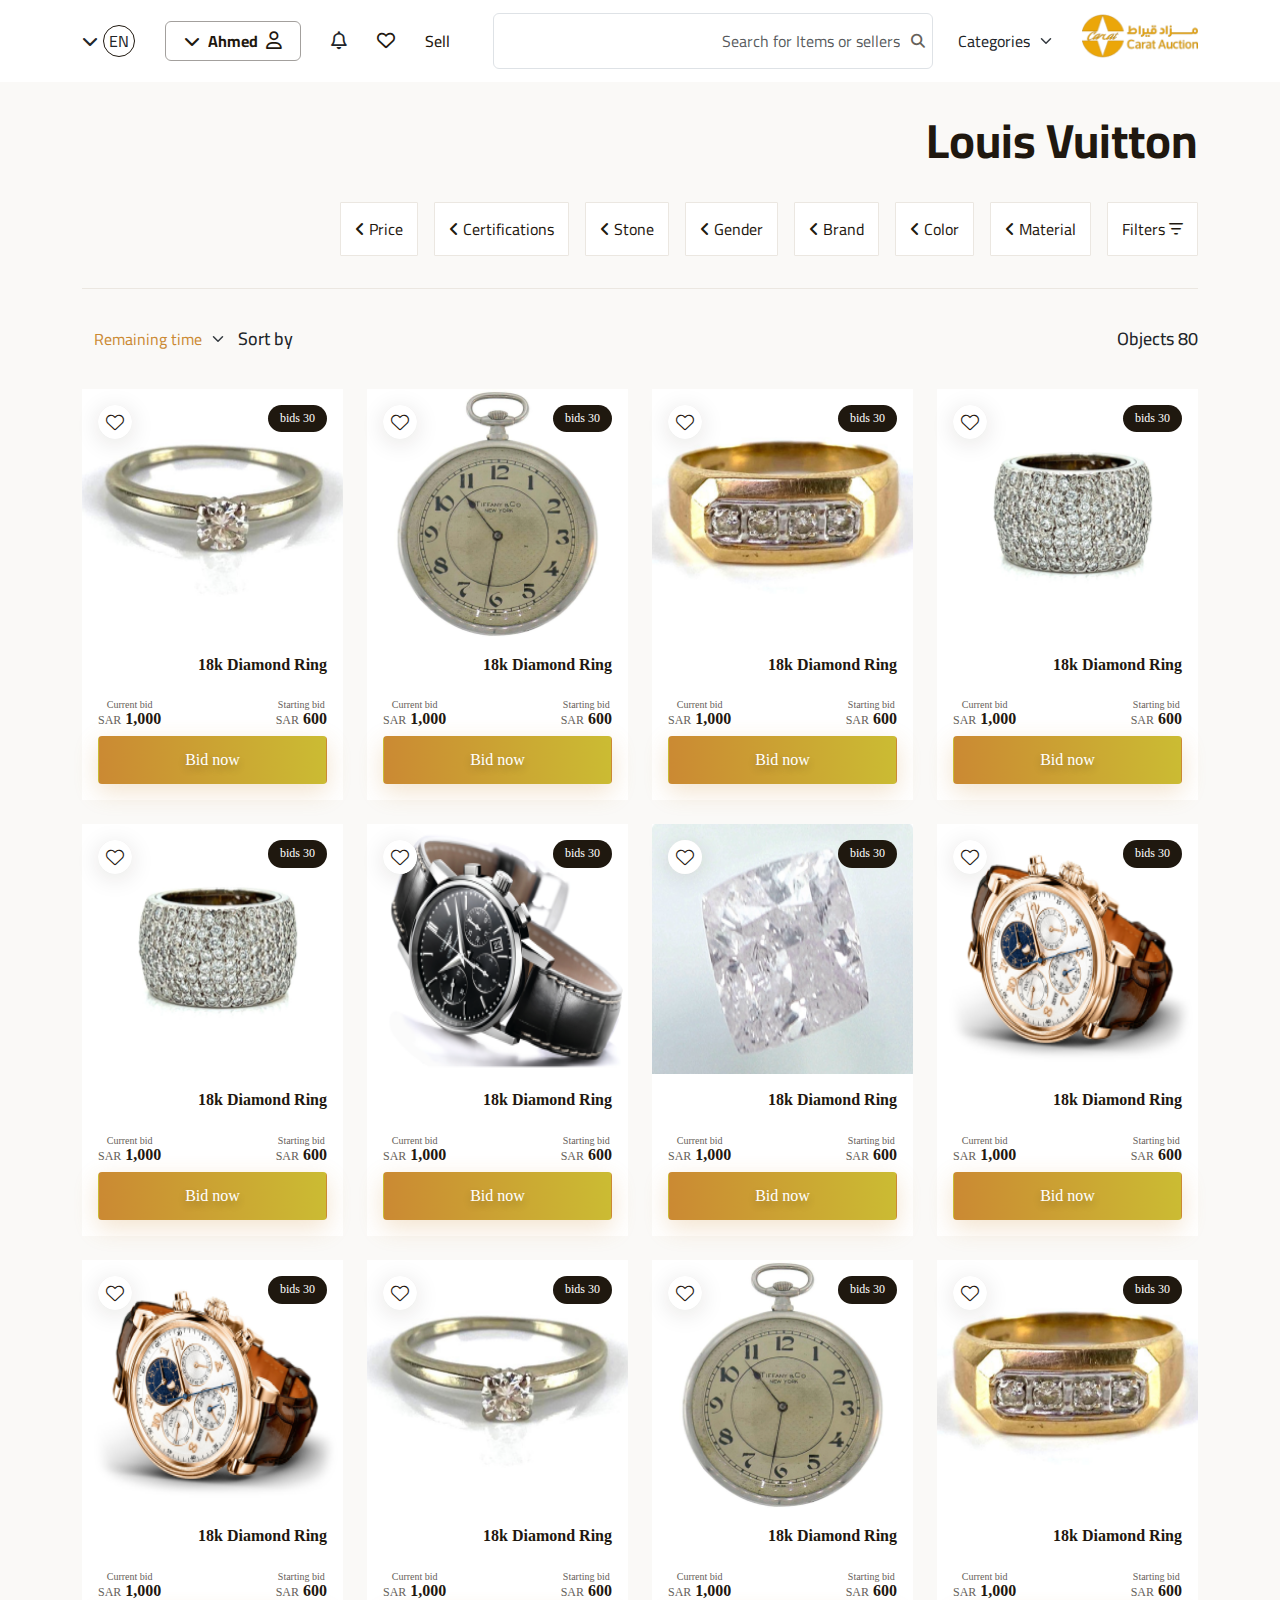
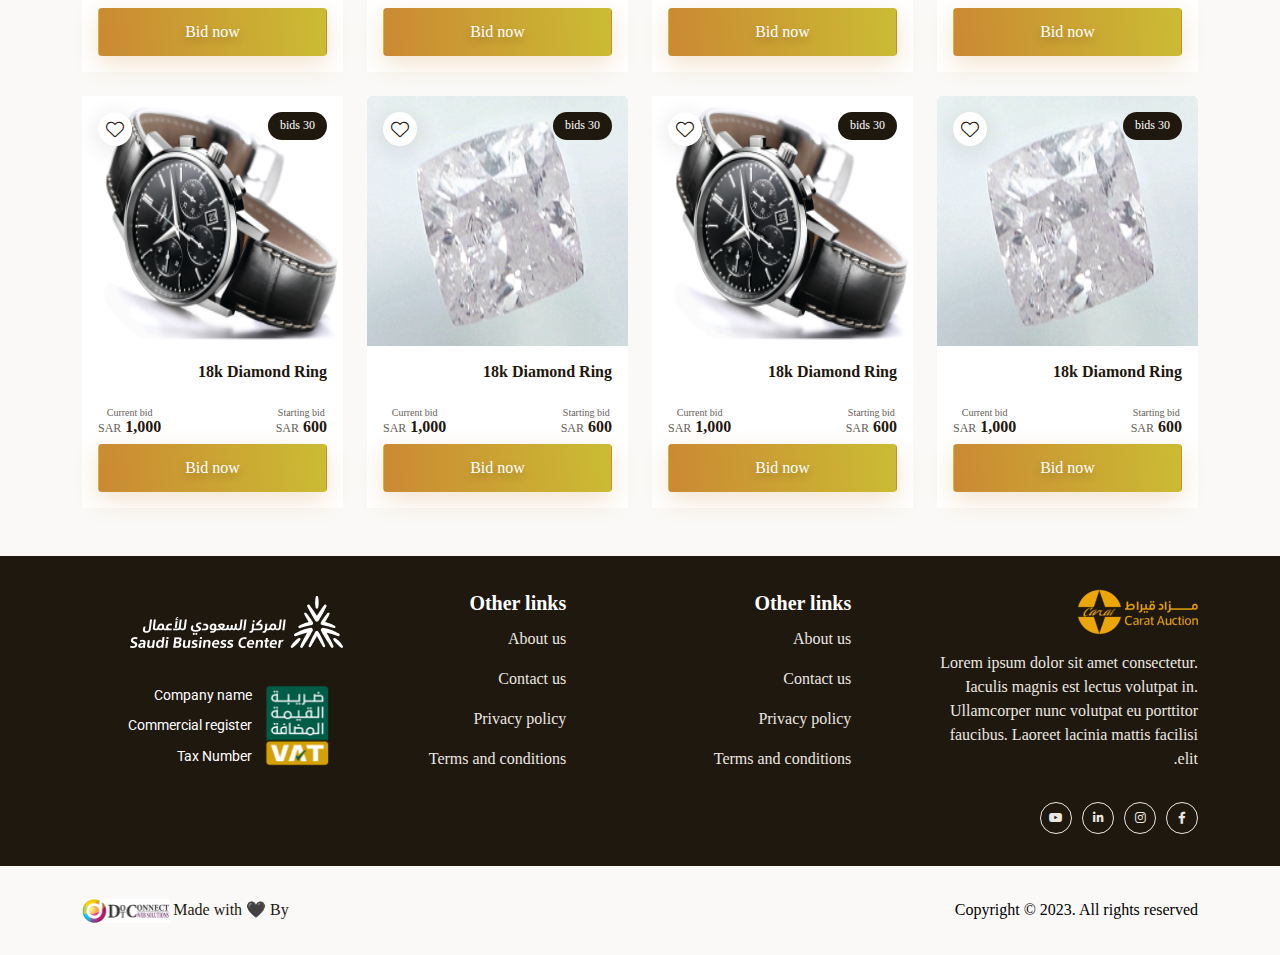
<file: Brands.html>
<!DOCTYPE html>
<html>

<head>

  <meta name="description"
    content="A website that sells all products, such as washing machines, refrigerators, computer screens, and mobile phones" />
  <meta name="keywords" content="ecommerce, shopping" />
  <meta name="author" content="Wazin" />
  <meta http-equiv="content-Type" content="text/html;charset=UTF-8" />
  <meta name="viewport" content="width=device-width, initial-scale=1.0" />
  <title>Wazin</title>
  <meta name="apple-mobile-web-app-status-bar-style" content="default" />
  <link rel="icon" href="images/test/hover-image-01.webp" type="" />

  <!-- ================================================== -->
  <!-- bootstrap -->
  <link rel="stylesheet" href="css/bootstrap.min.css" />

  <!-- ================================================== -->

  <!-- fontawesome -->
  <link rel="stylesheet" href="css/all.min.css" />

  <!-- ================================================== -->
  <link rel="stylesheet" href="css/swiper-bundle.min.css" />


  <!-- Link Swiper's CSS -->
  <link rel="stylesheet" href="css/owl.carousel.min.css" />
  <link rel="stylesheet" href="css/owl.theme.default.min.css" />
  <!-- ================================================== -->
  <!-- style css en & ar -->

  <!-- the compressed, production -->
  <link rel="stylesheet" href="css/style-en.css" />
  <link rel="stylesheet" href="css/style-ar.css" />


  <!-- ================================================== -->

  <style>
    :root {
      /* --mainColor: #5d1be0; */
    }
  </style>
  <!-- ================================================== -->
</head>

<body>
  <!-- ================================================== -->
  <!-- navbar -->
  <nav class="">
    <div class="box-nav ">
      <div class="container">

        <div class="box-items-nav">
          <div class="d-flex gap-3 w-100">
            <div class="box-logo-nav">
              <a href="index.html">
                <img src="images/test/logo-nav.png" alt="" />
              </a>
            </div>

            <div class="d-flex align-items-center justify-content-center w-100">
              <div class="box-Categories-nav box-Categories-nav-1">
                <select class="form-select select-Categories" aria-label="Default select example">
                  <option selected>Categories</option>
                  <option value="1">One</option>
                  <option value="2">Two</option>
                  <option value="3">Three</option>
                </select>
              </div>
              <div class="box-Search-nav">
                <input type="text" class="form-control Search-nav" placeholder="Search for Items or sellers">
                <div class="icon-Search-nav"><i class="fa-solid fa-magnifying-glass"></i></div>
              </div>
            </div>
          </div>

          <div class="box-list-link-nav-1">
            <ul class="box-lists-ul">

              <li class="item-link Favorite">
                <a href="index.html"></a>
              </li>

              <li class="item-link">
                <a href="index.html">Sell</a>
              </li>


              <li class="item-link">
                <button type="button" data-bs-toggle="offcanvas" data-bs-target="#offcanvasNavbarHeart"
                  aria-controls="offcanvasNavbarHeart" aria-label="Toggle navigation" class="btn btn-heart">
                  <i class="fa-regular fa-heart"></i>
                  <div class="item-count hide item-count-nav"><span class=""></span></div>
                </button>
              </li>

              <li class="item-link">
                <div class="box-Notices"><i class="fa-regular fa-bell"></i></div>
              </li>





              <!-- ------------------------------------------------------- -->

              <!-- <li class="item-link">
                <div class="box-Categories-nav box-Categories-nav-2">
                  <select class="form-select select-Categories" aria-label="Default select example">
                    <option selected>Categories</option>
                    <option value="1">One</option>
                    <option value="2">Two</option>
                    <option value="3">Three</option>
                  </select>
                </div>
              </li> -->

              <!-- ------------------------------------------------------- -->
              <!-- Sign in / Sign up -->
              <!-- <li class="item-link btn-buy-now box-button-Login-pc">
                <button type="button" data-bs-toggle="modal" data-bs-target="#logInModal" class="btn btn-Login">Sign in
                  / Sign up</button>
              </li> -->
              <!-- ------------------------------------------------------- -->

              <!-- ------------------------------------------------------- -->
              <!-- userName -->
              <li class="item-link">
                <div class="dropdown box-dropdown-userName">
                  <button class="btn btn-dropdown-userName" type="button" data-bs-toggle="dropdown"
                    aria-expanded="false">
                    <span class="icon-userName"><i class="fa-regular fa-user"></i></span>
                    <span class="userName">
                      Ahmed
                    </span>
                    <span><i class="fa-solid fa-chevron-down"></i></span>
                  </button>
                  <ul class="dropdown-menu">
                    <li><a class="dropdown-item active" href="#"><span><i
                            class="fa-light fa-basket-shopping"></i></span> Orders</a></li>
                    <li><a class="dropdown-item" href="#"><span><i class="fa-light fa-gear"></i></span> Settings </a>
                    </li>
                    <li><a class="dropdown-item" href="#"> <span><i
                            class="fa-light fa-arrow-right-from-bracket"></i></span> Sign out</a></li>
                  </ul>
                </div>
              </li>
              <!-- ------------------------------------------------------- -->

              <!-- ------------------------------------------------------- -->
              <!-- language -->
              <li class="item-link">
                <div class="dropdown box-language-dropdown">
                  <button class="btn btn-dropdown-language" type="button" data-bs-toggle="dropdown"
                    aria-expanded="false">
                    <span class="text-language">EN</span>
                    <span class="icon-language"><i class="fa-solid fa-chevron-down"></i></span>
                  </button>
                  <ul class="dropdown-menu">
                    <li><a class="dropdown-item" href="#">EN</a></li>
                    <li><a class="dropdown-item" href="#">AR</a></li>
                  </ul>
                </div>
              </li>
              <!-- ------------------------------------------------------- -->

              <!-- ------------------------------------------------------- -->
              <li class="item-link btn-buy-now box-Search-nav-mo">
                <div class="Search-nav-mo">
                  <input type="text" class="form-control Search-nav" placeholder="Search for Items or sellers">
                  <div class="icon-Search-nav"><i class="fa-solid fa-magnifying-glass"></i></div>
                </div>
              </li>
            </ul>
          </div>
          <div class="box-menu">
            <div id="nav-icon2">
              <span></span>
              <span></span>
              <span></span>
              <span></span>
              <span></span>
              <span></span>
            </div>
          </div>
        </div>
      </div>
    </div>
  </nav>
  <!-- ================================================== -->

  <!-- ================================================================================================================= -->
  <!-- Log In Modal-->
  <section>
    <div class="box-Modal-LogIn">
      <div class="modal fade" id="logInModal" tabindex="-1" aria-labelledby="exampleModalLabel" aria-hidden="true">
        <div class="modal-dialog modal-dialog-centered modal-dialog-LogIn">
          <div class="modal-content">
            <div class="modal-body">
              <!-- phone -->
              <div class="box-phone-login">

                <div class="d-flex flex-column gap-4">

                  <div class="d-flex align-items-center justify-content-between">
                    <span>Sign in or create an account</span>
                    <div class="box-close-modal">
                      <button type="button" class="btn-close" data-bs-dismiss="modal" aria-label="Close"></button>
                    </div>
                  </div>
                  <h3>Welcome back!</h3>
                  <form action="">
                    <label for="input-phone" class="form-label label-phone">Phone number</label>
                    <input type="tel" class="form-control input-phone" id="input-phone" placeholder="">
                    <button type="button" class="btn btn-LogIn-Modal" id="btnLogIn">Sign in</button>
                  </form>

                </div>
              </div>
              <!-- otp -->
              <div class="box-otp-login">

                <div class="row align-items-center">

                  <div class="col-xxl-12 col-xl-12 col-lg-12 col-md-12 col-sm-12">
                    <div class="d-flex align-items-center justify-content-between">
                      <div class="box-back-Phone-code">
                        <button class="btn btn-back-Phone"> <i class="fa-solid fa-arrow-left"></i></button>
                        <span>Verification code</span>
                      </div>
                      <div class="box-close-modal">
                        <button type="button" class="btn-close" data-bs-dismiss="modal" aria-label="Close"></button>
                      </div>
                    </div>


                    <form action="">
                      <p>Enter the code that sent to</p>
                      <div class="phone-in-otp">+966 597 556 153</div>

                      <input type="tel" class="form-control input-phone" id="input-phone" placeholder="">
                      <div class="d-flex align-items-center justify-content-center flex-column">

                        <button class="btn btn-Continue-OTP">Continue</button>
                        <button class="btn btn-Resend-OTP">Resend code</button>
                      </div>
                    </form>
                  </div>
                </div>
              </div>
            </div>
          </div>
        </div>
      </div>
    </div>
  </section>
  <!-- ================================================================================================================= -->

  <!-- ===================================================================================================== -->
  <!-- Favorite -->
  <aside>
    <div class="offcanvas box-aside-heart offcanvas-end" tabindex="-1" id="offcanvasNavbarHeart"
      aria-labelledby="offcanvasNavbarHeartLabel">
      <div class="offcanvas-header">
        <h2 class="offcanvas-title" id="offcanvasNavbarHeartLabel">
          Favorite
        </h2>
        <button type="button" class="btn-close-cart btn" data-bs-dismiss="offcanvas" aria-label="Close">
          close
        </button>
      </div>
      <hr />
      <div class="offcanvas-body offcanvas-body-Favorites">


        <!-- ========================================== -->
        <!-- TODO:dynamic product id -->
        <!-- code php -->

        <div class="box-all-item-heart">
          <!-- <div class="box-aside-cart-img-Quantity-trash-border ">
            <div class="box-aside-cart-img-Quantity-trash">
  
              <div class="d-flex gap-2 align-items-center">
                <div class="box-img-aside-heart">
                  <img src="images/test/Categories-1.png" alt="">
                </div>
                <div>
                  <h3>18k Diamond Ring</h3>
                </div>
              </div>
              <div>
                <button class="btn btn-delete">
                  <i class="fa-solid fa-trash"></i>
                </button>
              </div>
            </div>
          </div>
          <div class="box-aside-cart-img-Quantity-trash-border ">
            <div class="box-aside-cart-img-Quantity-trash">
  
              <div class="d-flex gap-2 align-items-center">
                <div class="box-img-aside-heart">
                  <img src="images/test/Categories-1.png" alt="">
                </div>
                <div>
                  <h3>18k Diamond Ring</h3>
                </div>
              </div>
              <div>
                <button class="btn btn-delete">
                  <i class="fa-solid fa-trash"></i>
                </button>
              </div>
            </div>
          </div> -->
        </div>

        <!-- ============================================ -->



      </div>
    </div>
  </aside>
  <!-- ===================================================================================================== -->

  <!-- ================================================== -->

  <section>
    <div class="">
      <div class="container">
        <div class="box-Jewelry box-Brands" >
          <h1>Louis Vuitton</h1>

          <div class="box-links-Filters">
            <div class="d-flex gap-3 flex-wrap">
              <button type="button" data-bs-toggle="offcanvas" data-bs-target="#offcanvasRight"
                aria-controls="offcanvasRight" class="btn-Filters-Links btn btn-Filters">
                <span><i class="fa-regular fa-bars-filter"></i></span>
                <span>Filters</span>
              </button>
              <button type="button" data-bs-toggle="offcanvas" data-bs-target="#offcanvasRight"
                aria-controls="offcanvasRight" class="btn-Filters-Links btn btn-Material">
                <span>Material</span>
                <span class="icon-arrow-filter"><i class="fa-solid fa-angle-right"></i></span>
              </button>
              <button type="button" data-bs-toggle="offcanvas" data-bs-target="#offcanvasRight"
                aria-controls="offcanvasRight" class="btn-Filters-Links btn btn-Color">
                <span>Color</span>
                <span class="icon-arrow-filter"><i class="fa-solid fa-angle-right"></i></span>
              </button>
              <button type="button" data-bs-toggle="offcanvas" data-bs-target="#offcanvasRight"
                aria-controls="offcanvasRight" class="btn-Filters-Links btn btn-Brand">
                <span>Brand</span>
                <span class="icon-arrow-filter"><i class="fa-solid fa-angle-right"></i></span>
              </button>
              <button type="button" data-bs-toggle="offcanvas" data-bs-target="#offcanvasRight"
                aria-controls="offcanvasRight" class="btn-Filters-Links btn btn-Gender">
                <span>Gender</span>
                <span class="icon-arrow-filter"><i class="fa-solid fa-angle-right"></i></span>
              </button>
              <button type="button" data-bs-toggle="offcanvas" data-bs-target="#offcanvasRight"
                aria-controls="offcanvasRight" class="btn-Filters-Links btn btn-Stone">
                <span>Stone</span>
                <span class="icon-arrow-filter"><i class="fa-solid fa-angle-right"></i></span>
              </button>
              <button type="button" data-bs-toggle="offcanvas" data-bs-target="#offcanvasRight"
                aria-controls="offcanvasRight" class="btn-Filters-Links btn btn-Certifications">
                <span>Certifications</span>
                <span class="icon-arrow-filter"><i class="fa-solid fa-angle-right"></i></span>
              </button>

              <button type="button" data-bs-toggle="offcanvas" data-bs-target="#offcanvasRight"
                aria-controls="offcanvasRight" class="btn-Filters-Links btn btn-Price">
                <span>Price</span>
                <span class="icon-arrow-filter"><i class="fa-solid fa-angle-right"></i></span>
              </button>
            </div>
          </div>
          <div class="box-Products-select-Objects-Jewelry">
            <div class="d-flex justify-content-between align-items-center">
              <span> 80 Objects</span>
              <div class="d-flex align-items-center">

                <div> Sort by </div>
                <select class="form-select select-time" aria-label="Default select example">
                  <option selected>Remaining time</option>
                  <option value="1">One</option>
                  <option value="2">Two</option>
                  <option value="3">Three</option>
                </select>

              </div>
            </div>

            <div class="box-Products-Jewelry">
              <div class="row g-4">
                <div class="col-xxl-3 col-xl-3 col-lg-4 col-md-6 col-sm-12">
                  <div class="item-data" data-product-id="40">
                    <div class="product-item pb-3">
                      <a href="Product-Details.html">
                        <div class="img-product img-data">
                          <img src="images/test/Rectangle1.png" alt="">
                        </div>
                      </a>
                      <div class="product-item-text">
                        <div>
                          <div class="bids">30 bids</div>
                        </div>
                        <div>
                          <button class="product-Favorite btn-Favorite-data "></button>
                        </div>
                        <h3 class="titel-product">18k Diamond Ring</h3>
                        <div class="d-flex align-items-center justify-content-between mt-4">
                          <div class="box-Starting">
                            <div class="item-Starting">Starting bid</div>
                            <h4>600 <span>SAR</span></h4>
                          </div>
                          <div class="box-Current">
                            <div class="item-Current">Current bid</div>
                            <h4>1,000 <span>SAR</span></h4>
                          </div>
                        </div>

                        <div class="">
                          <button class="btn btn-bid-now">Bid now</button>
                        </div>
                      </div>
                    </div>
                  </div>
                </div>
                <div class="col-xxl-3 col-xl-3 col-lg-4 col-md-6 col-sm-12">
                  <div class="item-data" data-product-id="41">
                    <div class="product-item pb-3">
                      <a href="Product-Details.html">
                        <div class="img-product img-data">
                          <img src="images/test/Rectangle2.png" alt="">
                        </div>
                      </a>
                      <div class="product-item-text">
                        <div>
                          <div class="bids">30 bids</div>
                        </div>
                        <div>
                          <button class="product-Favorite btn-Favorite-data "></button>
                        </div>
                        <h3 class="titel-product">18k Diamond Ring</h3>
                        <div class="d-flex align-items-center justify-content-between mt-4">
                          <div class="box-Starting">
                            <div class="item-Starting">Starting bid</div>
                            <h4>600 <span>SAR</span></h4>
                          </div>
                          <div class="box-Current">
                            <div class="item-Current">Current bid</div>
                            <h4>1,000 <span>SAR</span></h4>
                          </div>
                        </div>

                        <div class="">
                          <button class="btn btn-bid-now">Bid now</button>
                        </div>
                      </div>
                    </div>
                  </div>
                </div>
                <div class="col-xxl-3 col-xl-3 col-lg-4 col-md-6 col-sm-12">
                  <div class="item-data" data-product-id="42">
                    <div class="product-item pb-3">
                      <a href="Product-Details.html">
                        <div class="img-product img-data">
                          <img src="images/test/Rectangle3.png" alt="">
                        </div>
                      </a>
                      <div class="product-item-text">
                        <div>
                          <div class="bids">30 bids</div>
                        </div>
                        <div>
                          <button class="product-Favorite btn-Favorite-data "></button>
                        </div>
                        <h3 class="titel-product">18k Diamond Ring</h3>
                        <div class="d-flex align-items-center justify-content-between mt-4">
                          <div class="box-Starting">
                            <div class="item-Starting">Starting bid</div>
                            <h4>600 <span>SAR</span></h4>
                          </div>
                          <div class="box-Current">
                            <div class="item-Current">Current bid</div>
                            <h4>1,000 <span>SAR</span></h4>
                          </div>
                        </div>

                        <div class="">
                          <button class="btn btn-bid-now">Bid now</button>
                        </div>
                      </div>
                    </div>
                  </div>
                </div>
                <div class="col-xxl-3 col-xl-3 col-lg-4 col-md-6 col-sm-12">
                  <div class="item-data" data-product-50>
                    <div class="product-item pb-3">
                      <a href="Product-Details.html">
                        <div class="img-product img-data">
                          <img src="images/test/Rectangle4.png" alt="">
                        </div>
                      </a>
                      <div class="product-item-text">
                        <div>
                          <div class="bids">30 bids</div>
                        </div>
                        <div>
                          <button class="product-Favorite btn-Favorite-data "></button>
                        </div>
                        <h3 class="titel-product">18k Diamond Ring</h3>
                        <div class="d-flex align-items-center justify-content-between mt-4">
                          <div class="box-Starting">
                            <div class="item-Starting">Starting bid</div>
                            <h4>600 <span>SAR</span></h4>
                          </div>
                          <div class="box-Current">
                            <div class="item-Current">Current bid</div>
                            <h4>1,000 <span>SAR</span></h4>
                          </div>
                        </div>

                        <div class="">
                          <button class="btn btn-bid-now">Bid now</button>
                        </div>
                      </div>
                    </div>
                  </div>
                </div>
                <div class="col-xxl-3 col-xl-3 col-lg-4 col-md-6 col-sm-12">
                  <div class="item-data" data-product-id="44">
                    <div class="product-item pb-3">
                      <a href="Product-Details.html">
                        <div class="img-product img-data">
                          <img src="images/test/Rectangle5.png" alt="">
                        </div>
                      </a>
                      <div class="product-item-text">
                        <div>
                          <div class="bids">30 bids</div>
                        </div>
                        <div>
                          <button class="product-Favorite btn-Favorite-data "></button>
                        </div>
                        <h3 class="titel-product">18k Diamond Ring</h3>
                        <div class="d-flex align-items-center justify-content-between mt-4">
                          <div class="box-Starting">
                            <div class="item-Starting">Starting bid</div>
                            <h4>600 <span>SAR</span></h4>
                          </div>
                          <div class="box-Current">
                            <div class="item-Current">Current bid</div>
                            <h4>1,000 <span>SAR</span></h4>
                          </div>
                        </div>

                        <div class="">
                          <button class="btn btn-bid-now">Bid now</button>
                        </div>
                      </div>
                    </div>
                  </div>
                </div>
                <div class="col-xxl-3 col-xl-3 col-lg-4 col-md-6 col-sm-12">
                  <div class="item-data" data-product-id="45">
                    <div class="product-item pb-3">
                      <a href="Product-Details.html">
                        <div class="img-product img-data">
                          <img src="images/test/Rectangle6.png" alt="">
                        </div>
                      </a>
                      <div class="product-item-text">
                        <div>
                          <div class="bids">30 bids</div>
                        </div>
                        <div>
                          <button class="product-Favorite btn-Favorite-data "></button>
                        </div>
                        <h3 class="titel-product">18k Diamond Ring</h3>
                        <div class="d-flex align-items-center justify-content-between mt-4">
                          <div class="box-Starting">
                            <div class="item-Starting">Starting bid</div>
                            <h4>600 <span>SAR</span></h4>
                          </div>
                          <div class="box-Current">
                            <div class="item-Current">Current bid</div>
                            <h4>1,000 <span>SAR</span></h4>
                          </div>
                        </div>

                        <div class="">
                          <button class="btn btn-bid-now">Bid now</button>
                        </div>
                      </div>
                    </div>
                  </div>
                </div>
                <div class="col-xxl-3 col-xl-3 col-lg-4 col-md-6 col-sm-12">
                  <div class="item-data" data-product-id="46">
                    <div class="product-item pb-3">
                      <a href="Product-Details.html">
                        <div class="img-product img-data">
                          <img src="images/test/Rectangle7.png" alt="">
                        </div>
                      </a>
                      <div class="product-item-text">
                        <div>
                          <div class="bids">30 bids</div>
                        </div>
                        <div>
                          <button class="product-Favorite btn-Favorite-data "></button>
                        </div>
                        <h3 class="titel-product">18k Diamond Ring</h3>
                        <div class="d-flex align-items-center justify-content-between mt-4">
                          <div class="box-Starting">
                            <div class="item-Starting">Starting bid</div>
                            <h4>600 <span>SAR</span></h4>
                          </div>
                          <div class="box-Current">
                            <div class="item-Current">Current bid</div>
                            <h4>1,000 <span>SAR</span></h4>
                          </div>
                        </div>

                        <div class="">
                          <button class="btn btn-bid-now">Bid now</button>
                        </div>
                      </div>
                    </div>
                  </div>
                </div>
                <div class="col-xxl-3 col-xl-3 col-lg-4 col-md-6 col-sm-12">
                  <div class="item-data" data-product-id="47">
                    <div class="product-item pb-3">
                      <a href="Product-Details.html">
                        <div class="img-product img-data">
                          <img src="images/test/Rectangle1.png" alt="">
                        </div>
                      </a>
                      <div class="product-item-text">
                        <div>
                          <div class="bids">30 bids</div>
                        </div>
                        <div>
                          <button class="product-Favorite btn-Favorite-data "></button>
                        </div>
                        <h3 class="titel-product">18k Diamond Ring</h3>
                        <div class="d-flex align-items-center justify-content-between mt-4">
                          <div class="box-Starting">
                            <div class="item-Starting">Starting bid</div>
                            <h4>600 <span>SAR</span></h4>
                          </div>
                          <div class="box-Current">
                            <div class="item-Current">Current bid</div>
                            <h4>1,000 <span>SAR</span></h4>
                          </div>
                        </div>

                        <div class="">
                          <button class="btn btn-bid-now">Bid now</button>
                        </div>
                      </div>
                    </div>
                  </div>
                </div>
                <div class="col-xxl-3 col-xl-3 col-lg-4 col-md-6 col-sm-12">
                  <div class="item-data" data-product-id="48">
                    <div class="product-item pb-3">
                      <a href="Product-Details.html">
                        <div class="img-product img-data">
                          <img src="images/test/Rectangle2.png" alt="">
                        </div>
                      </a>
                      <div class="product-item-text">
                        <div>
                          <div class="bids">30 bids</div>
                        </div>
                        <div>
                          <button class="product-Favorite btn-Favorite-data "></button>
                        </div>
                        <h3 class="titel-product">18k Diamond Ring</h3>
                        <div class="d-flex align-items-center justify-content-between mt-4">
                          <div class="box-Starting">
                            <div class="item-Starting">Starting bid</div>
                            <h4>600 <span>SAR</span></h4>
                          </div>
                          <div class="box-Current">
                            <div class="item-Current">Current bid</div>
                            <h4>1,000 <span>SAR</span></h4>
                          </div>
                        </div>

                        <div class="">
                          <button class="btn btn-bid-now">Bid now</button>
                        </div>
                      </div>
                    </div>
                  </div>
                </div>
                <div class="col-xxl-3 col-xl-3 col-lg-4 col-md-6 col-sm-12">
                  <div class="item-data" data-product-id="49">
                    <div class="product-item pb-3">
                      <a href="Product-Details.html">
                        <div class="img-product img-data">
                          <img src="images/test/Rectangle3.png" alt="">
                        </div>
                      </a>
                      <div class="product-item-text">
                        <div>
                          <div class="bids">30 bids</div>
                        </div>
                        <div>
                          <button class="product-Favorite btn-Favorite-data "></button>
                        </div>
                        <h3 class="titel-product">18k Diamond Ring</h3>
                        <div class="d-flex align-items-center justify-content-between mt-4">
                          <div class="box-Starting">
                            <div class="item-Starting">Starting bid</div>
                            <h4>600 <span>SAR</span></h4>
                          </div>
                          <div class="box-Current">
                            <div class="item-Current">Current bid</div>
                            <h4>1,000 <span>SAR</span></h4>
                          </div>
                        </div>

                        <div class="">
                          <button class="btn btn-bid-now">Bid now</button>
                        </div>
                      </div>
                    </div>
                  </div>
                </div>
                <div class="col-xxl-3 col-xl-3 col-lg-4 col-md-6 col-sm-12">
                  <div class="item-data" data-product-id="50">
                    <div class="product-item pb-3">
                      <a href="Product-Details.html">
                        <div class="img-product img-data">
                          <img src="images/test/Rectangle4.png" alt="">
                        </div>
                      </a>
                      <div class="product-item-text">
                        <div>
                          <div class="bids">30 bids</div>
                        </div>
                        <div>
                          <button class="product-Favorite btn-Favorite-data "></button>
                        </div>
                        <h3 class="titel-product">18k Diamond Ring</h3>
                        <div class="d-flex align-items-center justify-content-between mt-4">
                          <div class="box-Starting">
                            <div class="item-Starting">Starting bid</div>
                            <h4>600 <span>SAR</span></h4>
                          </div>
                          <div class="box-Current">
                            <div class="item-Current">Current bid</div>
                            <h4>1,000 <span>SAR</span></h4>
                          </div>
                        </div>

                        <div class="">
                          <button class="btn btn-bid-now">Bid now</button>
                        </div>
                      </div>
                    </div>
                  </div>
                </div>
                <div class="col-xxl-3 col-xl-3 col-lg-4 col-md-6 col-sm-12">
                  <div class="item-data" data-product-id="51">
                    <div class="product-item pb-3">
                      <a href="Product-Details.html">
                        <div class="img-product img-data">
                          <img src="images/test/Rectangle5.png" alt="">
                        </div>
                      </a>
                      <div class="product-item-text">
                        <div>
                          <div class="bids">30 bids</div>
                        </div>
                        <div>
                          <button class="product-Favorite btn-Favorite-data "></button>
                        </div>
                        <h3 class="titel-product">18k Diamond Ring</h3>
                        <div class="d-flex align-items-center justify-content-between mt-4">
                          <div class="box-Starting">
                            <div class="item-Starting">Starting bid</div>
                            <h4>600 <span>SAR</span></h4>
                          </div>
                          <div class="box-Current">
                            <div class="item-Current">Current bid</div>
                            <h4>1,000 <span>SAR</span></h4>
                          </div>
                        </div>

                        <div class="">
                          <button class="btn btn-bid-now">Bid now</button>
                        </div>
                      </div>
                    </div>
                  </div>
                </div>
                <div class="col-xxl-3 col-xl-3 col-lg-4 col-md-6 col-sm-12">
                  <div class="item-data" data-product-id="52">
                    <div class="product-item pb-3">
                      <a href="Product-Details.html">
                        <div class="img-product img-data">
                          <img src="images/test/Rectangle6.png" alt="">
                        </div>
                      </a>
                      <div class="product-item-text">
                        <div>
                          <div class="bids">30 bids</div>
                        </div>
                        <div>
                          <button class="product-Favorite btn-Favorite-data "></button>
                        </div>
                        <h3 class="titel-product">18k Diamond Ring</h3>
                        <div class="d-flex align-items-center justify-content-between mt-4">
                          <div class="box-Starting">
                            <div class="item-Starting">Starting bid</div>
                            <h4>600 <span>SAR</span></h4>
                          </div>
                          <div class="box-Current">
                            <div class="item-Current">Current bid</div>
                            <h4>1,000 <span>SAR</span></h4>
                          </div>
                        </div>

                        <div class="">
                          <button class="btn btn-bid-now">Bid now</button>
                        </div>
                      </div>
                    </div>
                  </div>
                </div>
                <div class="col-xxl-3 col-xl-3 col-lg-4 col-md-6 col-sm-12">
                  <div class="item-data" data-product-id="53">
                    <div class="product-item pb-3">
                      <a href="Product-Details.html">
                        <div class="img-product img-data">
                          <img src="images/test/Rectangle7.png" alt="">
                        </div>
                      </a>
                      <div class="product-item-text">
                        <div>
                          <div class="bids">30 bids</div>
                        </div>
                        <div>
                          <button class="product-Favorite btn-Favorite-data "></button>
                        </div>
                        <h3 class="titel-product">18k Diamond Ring</h3>
                        <div class="d-flex align-items-center justify-content-between mt-4">
                          <div class="box-Starting">
                            <div class="item-Starting">Starting bid</div>
                            <h4>600 <span>SAR</span></h4>
                          </div>
                          <div class="box-Current">
                            <div class="item-Current">Current bid</div>
                            <h4>1,000 <span>SAR</span></h4>
                          </div>
                        </div>

                        <div class="">
                          <button class="btn btn-bid-now">Bid now</button>
                        </div>
                      </div>
                    </div>
                  </div>
                </div>
                <div class="col-xxl-3 col-xl-3 col-lg-4 col-md-6 col-sm-12">
                  <div class="item-data" data-product-id="54">
                    <div class="product-item pb-3">
                      <a href="Product-Details.html">
                        <div class="img-product img-data">
                          <img src="images/test/Rectangle6.png" alt="">
                        </div>
                      </a>
                      <div class="product-item-text">
                        <div>
                          <div class="bids">30 bids</div>
                        </div>
                        <div>
                          <button class="product-Favorite btn-Favorite-data "></button>
                        </div>
                        <h3 class="titel-product">18k Diamond Ring</h3>
                        <div class="d-flex align-items-center justify-content-between mt-4">
                          <div class="box-Starting">
                            <div class="item-Starting">Starting bid</div>
                            <h4>600 <span>SAR</span></h4>
                          </div>
                          <div class="box-Current">
                            <div class="item-Current">Current bid</div>
                            <h4>1,000 <span>SAR</span></h4>
                          </div>
                        </div>

                        <div class="">
                          <button class="btn btn-bid-now">Bid now</button>
                        </div>
                      </div>
                    </div>
                  </div>
                </div>
                <div class="col-xxl-3 col-xl-3 col-lg-4 col-md-6 col-sm-12">
                  <div class="item-data" data-product-id="55">
                    <div class="product-item pb-3">
                      <a href="Product-Details.html">
                        <div class="img-product img-data">
                          <img src="images/test/Rectangle7.png" alt="">
                        </div>
                      </a>
                      <div class="product-item-text">
                        <div>
                          <div class="bids">30 bids</div>
                        </div>
                        <div>
                          <button class="product-Favorite btn-Favorite-data "></button>
                        </div>
                        <h3 class="titel-product">18k Diamond Ring</h3>
                        <div class="d-flex align-items-center justify-content-between mt-4">
                          <div class="box-Starting">
                            <div class="item-Starting">Starting bid</div>
                            <h4>600 <span>SAR</span></h4>
                          </div>
                          <div class="box-Current">
                            <div class="item-Current">Current bid</div>
                            <h4>1,000 <span>SAR</span></h4>
                          </div>
                        </div>

                        <div class="">
                          <button class="btn btn-bid-now">Bid now</button>
                        </div>
                      </div>
                    </div>
                  </div>
                </div>
              </div>
            </div>
          </div>
        </div>
      </div>
    </div>
  </section>

  <!-- ================================================== -->

  <section>
    <div class="box-sidbar-Filters">
      <div class="offcanvas offcanvas-end" tabindex="-1" id="offcanvasRight" aria-labelledby="offcanvasRightLabel">
        <div class="offcanvas-body box-offcanvas-body">

          <!-- --------------------------------------------------------------- -->
          <div class="body-Filters h-100">
            <div class="d-flex align-items-center  justify-content-between">
              <div class="d-flex gap-3 align-items-center">
                <button type="button" class="btn-close" data-bs-dismiss="offcanvas" aria-label="Close"></button>
                <span class="titel-name">Filters</span>
              </div>
              <div>
                <button class="btn btn-Clear">Clear</button>
              </div>
            </div>
            <div class="box-body-items vh-70">
              <ul>
                <li>
                  <button
                    class="btn btn-Material btn-all-sidbar d-flex align-items-center justify-content-between w-100">
                    <span>Material</span>
                    <span class="icon-arrow-filter"><i class="fa-solid fa-angle-right"></i></span>
                  </button>
                </li>
                <li>
                  <button
                    class="btn btn-Color btn-all-sidbar d-flex align-items-center justify-content-between w-100">
                    <span>Color</span>
                    <span class="icon-arrow-filter"><i class="fa-solid fa-angle-right"></i></span>
                  </button>
                </li>
                <li>
                  <button
                    class="btn btn-Brand btn-all-sidbar d-flex align-items-center justify-content-between w-100">
                    <span>Brand</span>
                    <span class="icon-arrow-filter"><i class="fa-solid fa-angle-right"></i></span>
                  </button>
                </li>
                <li>
                  <button
                    class="btn btn-Gender btn-all-sidbar d-flex align-items-center justify-content-between w-100">
                    <span>Gender</span>
                    <span class="icon-arrow-filter"><i class="fa-solid fa-angle-right"></i></span>
                  </button>
                </li>
                <li>
                  <button
                    class="btn btn-Stone btn-all-sidbar d-flex align-items-center justify-content-between w-100">
                    <span>Stone</span>
                    <span class="icon-arrow-filter"><i class="fa-solid fa-angle-right"></i></span>
                  </button>
                </li>
                <li>
                  <button
                    class="btn btn-Certifications btn-all-sidbar d-flex align-items-center justify-content-between w-100">
                    <span>Certifications</span>
                    <span class="icon-arrow-filter"><i class="fa-solid fa-angle-right"></i></span>
                  </button>
                </li>
                <li>
                  <button
                    class="btn btn-Price btn-all-sidbar d-flex align-items-center justify-content-between w-100">
                    <span>Price</span>
                    <span class="icon-arrow-filter"><i class="fa-solid fa-angle-right"></i></span>
                  </button>
                </li>
                <li>
                  <button
                    class="btn btn-Price btn-all-sidbar d-flex align-items-center justify-content-between w-100">
                    <span>Price</span>
                    <span class="icon-arrow-filter"><i class="fa-solid fa-angle-right"></i></span>
                  </button>
                </li>
                <li>
                  <button
                    class="btn btn-Price btn-all-sidbar d-flex align-items-center justify-content-between w-100">
                    <span>Price</span>
                    <span class="icon-arrow-filter"><i class="fa-solid fa-angle-right"></i></span>
                  </button>
                </li>
                <li>
                  <button
                    class="btn btn-Price btn-all-sidbar d-flex align-items-center justify-content-between w-100">
                    <span>Price</span>
                    <span class="icon-arrow-filter"><i class="fa-solid fa-angle-right"></i></span>
                  </button>
                </li>
              </ul>
            </div>
            <button class="btn btn-all-Filters">Show 350 objects</button>
          </div>
          <!-- --------------------------------------------------------------- -->
          <div class="body-Material h-100">
            <div class="d-flex align-items-center  justify-content-between">
              <div class="d-flex gap-3 align-items-center">
                <button type="button" class="btn-close" data-bs-dismiss="offcanvas" aria-label="Close"></button>
                <span class="titel-name">Material</span>
              </div>
              <div>
                <button class="btn btn-Clear">Clear</button>
              </div>
            </div>
            <div class="box-form-check box-body-items vh-70">
              <form action="">
                <div class="form-check box-check-filter">
                  <input class="form-check-input" type="checkbox" value="" id="flexCheckDefault1">
                  <label class="form-check-label label-check-filters" for="flexCheckDefault1">
                    Diamond <span>(20)</span>
                  </label>
                </div>
                <div class="form-check box-check-filter">
                  <input class="form-check-input" type="checkbox" value="" id="flexCheckDefault2">
                  <label class="form-check-label label-check-filters" for="flexCheckDefault2">
                    Sapphire <span>(50)</span>
                  </label>
                </div>
                <div class="form-check box-check-filter">
                  <input class="form-check-input" type="checkbox" value="" id="flexCheckDefault3">
                  <label class="form-check-label label-check-filters" for="flexCheckDefault3">
                    Emerald  <span>(12)</span>
                  </label>
                </div>

                <div class="form-check box-check-filter">
                  <input class="form-check-input" type="checkbox" value="" id="flexCheckDefault4">
                  <label class="form-check-label label-check-filters" for="flexCheckDefault4">
                    Tanzanite <span>(14)</span>
                  </label>
                </div>

                <div class="form-check box-check-filter">
                  <input class="form-check-input" type="checkbox" value="" id="flexCheckDefault5">
                  <label class="form-check-label label-check-filters" for="flexCheckDefault5">
                    Ruby  <span>(12)</span>
                  </label>
                </div>

                <div class="form-check box-check-filter">
                  <input class="form-check-input" type="checkbox" value="" id="flexCheckDefault6">
                  <label class="form-check-label label-check-filters" for="flexCheckDefault6">
                    Sapphires  <span>(12)</span>
                  </label>
                </div>

                <div class="form-check box-check-filter">
                  <input class="form-check-input" type="checkbox" value="" id="flexCheckDefault7">
                  <label class="form-check-label label-check-filters" for="flexCheckDefault7">
                    Amethyst  <span>(12)</span>
                  </label>
                </div>

                <div class="form-check box-check-filter">
                  <input class="form-check-input" type="checkbox" value="" id="flexCheckDefault8">
                  <label class="form-check-label label-check-filters" for="flexCheckDefault8">
                    Topaz  <span>(12)</span>
                  </label>
                </div>

                <div class="form-check box-check-filter">
                  <input class="form-check-input" type="checkbox" value="" id="flexCheckDefault9">
                  <label class="form-check-label label-check-filters" for="flexCheckDefault9">
                    Pearl  <span>(12)</span>
                  </label>
                </div>
                <div class="form-check box-check-filter">
                  <input class="form-check-input" type="checkbox" value="" id="flexCheckDefault10">
                  <label class="form-check-label label-check-filters" for="flexCheckDefault10">
                    Akoya Pearl  <span>(12)</span>
                  </label>
                </div>
                <div class="form-check box-check-filter">
                  <input class="form-check-input" type="checkbox" value="" id="flexCheckDefault11">
                  <label class="form-check-label label-check-filters" for="flexCheckDefault11">
                    Spinel  <span>(12)</span>
                  </label>
                </div>

                <div class="form-check box-check-filter">
                  <input class="form-check-input" type="checkbox" value="" id="flexCheckDefault12">
                  <label class="form-check-label label-check-filters" for="flexCheckDefault12">
                    Spinel  <span>(12)</span>
                  </label>
                </div>
              </form>
            </div>
            <button class="btn btn-all-Filters">Show 350 objects</button>
          </div>
          <!-- --------------------------------------------------------------- -->
          <div class="body-Color h-100">
            <div class="d-flex align-items-center  justify-content-between">
              <div class="d-flex gap-3 align-items-center">
                <button type="button" class="btn-close" data-bs-dismiss="offcanvas" aria-label="Close"></button>
                <span class="titel-name">Color</span>
              </div>
              <div>
                <button class="btn btn-Clear">Clear</button>
              </div>
            </div>
            <div class="box-form-check box-body-items vh-70">
              <form action="">
                <div class="form-check box-check-filter">
                  <input class="form-check-input" type="checkbox" value="" id="flexCheckDefault13">
                  <label class="form-check-label label-check-filters" for="flexCheckDefault13">
                    Diamond <span>(20)</span>
                  </label>
                </div>
                <div class="form-check box-check-filter">
                  <input class="form-check-input" type="checkbox" value="" id="flexCheckDefault14">
                  <label class="form-check-label label-check-filters" for="flexCheckDefault14">
                    Sapphire <span>(50)</span>
                  </label>
                </div>
                <div class="form-check box-check-filter">
                  <input class="form-check-input" type="checkbox" value="" id="flexCheckDefault15">
                  <label class="form-check-label label-check-filters" for="flexCheckDefault15">
                    Emerald  <span>(12)</span>
                  </label>
                </div>

                <div class="form-check box-check-filter">
                  <input class="form-check-input" type="checkbox" value="" id="flexCheckDefault16">
                  <label class="form-check-label label-check-filters" for="flexCheckDefault16">
                    Tanzanite <span>(14)</span>
                  </label>
                </div>

                <div class="form-check box-check-filter">
                  <input class="form-check-input" type="checkbox" value="" id="flexCheckDefault17">
                  <label class="form-check-label label-check-filters" for="flexCheckDefault17">
                    Ruby  <span>(12)</span>
                  </label>
                </div>

                <div class="form-check box-check-filter">
                  <input class="form-check-input" type="checkbox" value="" id="flexCheckDefault18">
                  <label class="form-check-label label-check-filters" for="flexCheckDefault18">
                    Sapphires  <span>(12)</span>
                  </label>
                </div>

                <div class="form-check box-check-filter">
                  <input class="form-check-input" type="checkbox" value="" id="flexCheckDefault19">
                  <label class="form-check-label label-check-filters" for="flexCheckDefault19">
                    Amethyst  <span>(12)</span>
                  </label>
                </div>

                <div class="form-check box-check-filter">
                  <input class="form-check-input" type="checkbox" value="" id="flexCheckDefault20">
                  <label class="form-check-label label-check-filters" for="flexCheckDefault20">
                    Topaz  <span>(12)</span>
                  </label>
                </div>

                <div class="form-check box-check-filter">
                  <input class="form-check-input" type="checkbox" value="" id="flexCheckDefault21">
                  <label class="form-check-label label-check-filters" for="flexCheckDefault21">
                    Pearl  <span>(12)</span>
                  </label>
                </div>
                <div class="form-check box-check-filter">
                  <input class="form-check-input" type="checkbox" value="" id="flexCheckDefault22">
                  <label class="form-check-label label-check-filters" for="flexCheckDefault22">
                    Akoya Pearl  <span>(12)</span>
                  </label>
                </div>
                <div class="form-check box-check-filter">
                  <input class="form-check-input" type="checkbox" value="" id="flexCheckDefault23">
                  <label class="form-check-label label-check-filters" for="flexCheckDefault23">
                    Spinel  <span>(12)</span>
                  </label>
                </div>

                <div class="form-check box-check-filter">
                  <input class="form-check-input" type="checkbox" value="" id="flexCheckDefault24">
                  <label class="form-check-label label-check-filters" for="flexCheckDefault24">
                    Spinel  <span>(12)</span>
                  </label>
                </div>
              </form>
            </div>
            <button class="btn btn-all-Filters">Show 350 objects</button>
          </div>
          <!-- --------------------------------------------------------------- -->
          <div class="body-Brand h-100">
            <div class="d-flex align-items-center  justify-content-between">
              <div class="d-flex gap-3 align-items-center">
                <button type="button" class="btn-close" data-bs-dismiss="offcanvas" aria-label="Close"></button>
                <span class="titel-name">Brand</span>
              </div>
              <div>
                <button class="btn btn-Clear">Clear</button>
              </div>
            </div>
            <div class="box-form-check box-body-items vh-70">
              <form action="">
                <div class="form-check box-check-filter">
                  <input class="form-check-input" type="checkbox" value="" id="flexCheckDefault25">
                  <label class="form-check-label label-check-filters" for="flexCheckDefault25">
                    Diamond <span>(20)</span>
                  </label>
                </div>
                <div class="form-check box-check-filter">
                  <input class="form-check-input" type="checkbox" value="" id="flexCheckDefault26">
                  <label class="form-check-label label-check-filters" for="flexCheckDefault26">
                    Sapphire <span>(50)</span>
                  </label>
                </div>
                <div class="form-check box-check-filter">
                  <input class="form-check-input" type="checkbox" value="" id="flexCheckDefault27">
                  <label class="form-check-label label-check-filters" for="flexCheckDefault27">
                    Emerald  <span>(12)</span>
                  </label>
                </div>

                <div class="form-check box-check-filter">
                  <input class="form-check-input" type="checkbox" value="" id="flexCheckDefault28">
                  <label class="form-check-label label-check-filters" for="flexCheckDefault28">
                    Tanzanite <span>(14)</span>
                  </label>
                </div>

                <div class="form-check box-check-filter">
                  <input class="form-check-input" type="checkbox" value="" id="flexCheckDefault29">
                  <label class="form-check-label label-check-filters" for="flexCheckDefault29">
                    Ruby  <span>(12)</span>
                  </label>
                </div>

                <div class="form-check box-check-filter">
                  <input class="form-check-input" type="checkbox" value="" id="flexCheckDefault30">
                  <label class="form-check-label label-check-filters" for="flexCheckDefault30">
                    Sapphires  <span>(12)</span>
                  </label>
                </div>

                <div class="form-check box-check-filter">
                  <input class="form-check-input" type="checkbox" value="" id="flexCheckDefault31">
                  <label class="form-check-label label-check-filters" for="flexCheckDefault31">
                    Amethyst  <span>(12)</span>
                  </label>
                </div>

                <div class="form-check box-check-filter">
                  <input class="form-check-input" type="checkbox" value="" id="flexCheckDefault32">
                  <label class="form-check-label label-check-filters" for="flexCheckDefault32">
                    Topaz  <span>(12)</span>
                  </label>
                </div>

                <div class="form-check box-check-filter">
                  <input class="form-check-input" type="checkbox" value="" id="flexCheckDefault33">
                  <label class="form-check-label label-check-filters" for="flexCheckDefault33">
                    Pearl  <span>(12)</span>
                  </label>
                </div>
                <div class="form-check box-check-filter">
                  <input class="form-check-input" type="checkbox" value="" id="flexCheckDefault34">
                  <label class="form-check-label label-check-filters" for="flexCheckDefault34">
                    Akoya Pearl  <span>(12)</span>
                  </label>
                </div>
                <div class="form-check box-check-filter">
                  <input class="form-check-input" type="checkbox" value="" id="flexCheckDefault35">
                  <label class="form-check-label label-check-filters" for="flexCheckDefault35">
                    Spinel  <span>(12)</span>
                  </label>
                </div>

                <div class="form-check box-check-filter">
                  <input class="form-check-input" type="checkbox" value="" id="flexCheckDefault36">
                  <label class="form-check-label label-check-filters" for="flexCheckDefault36">
                    Spinel  <span>(12)</span>
                  </label>
                </div>
              </form>
            </div>
            <button class="btn btn-all-Filters">Show 350 objects</button>
          </div>
          <!-- --------------------------------------------------------------- -->
          <div class="body-Gender h-100">
            <div class="d-flex align-items-center  justify-content-between">
              <div class="d-flex gap-3 align-items-center">
                <button type="button" class="btn-close" data-bs-dismiss="offcanvas" aria-label="Close"></button>
                <span class="titel-name">Gender</span>
              </div>
              <div>
                <button class="btn btn-Clear">Clear</button>
              </div>
            </div>
            <div class="box-form-check box-body-items vh-70">
              <form action="">
                <div class="form-check box-check-filter">
                  <input class="form-check-input" type="checkbox" value="" id="flexCheckDefault37">
                  <label class="form-check-label label-check-filters" for="flexCheckDefault37">
                    Diamond <span>(20)</span>
                  </label>
                </div>
                <div class="form-check box-check-filter">
                  <input class="form-check-input" type="checkbox" value="" id="flexCheckDefault38">
                  <label class="form-check-label label-check-filters" for="flexCheckDefault38">
                    Sapphire <span>(50)</span>
                  </label>
                </div>
                <div class="form-check box-check-filter">
                  <input class="form-check-input" type="checkbox" value="" id="flexCheckDefault39">
                  <label class="form-check-label label-check-filters" for="flexCheckDefault39">
                    Emerald  <span>(12)</span>
                  </label>
                </div>

                <div class="form-check box-check-filter">
                  <input class="form-check-input" type="checkbox" value="" id="flexCheckDefault40">
                  <label class="form-check-label label-check-filters" for="flexCheckDefault40">
                    Tanzanite <span>(14)</span>
                  </label>
                </div>

                <div class="form-check box-check-filter">
                  <input class="form-check-input" type="checkbox" value="" id="flexCheckDefault41">
                  <label class="form-check-label label-check-filters" for="flexCheckDefault41">
                    Ruby  <span>(12)</span>
                  </label>
                </div>

                <div class="form-check box-check-filter">
                  <input class="form-check-input" type="checkbox" value="" id="flexCheckDefault42">
                  <label class="form-check-label label-check-filters" for="flexCheckDefault42">
                    Sapphires  <span>(12)</span>
                  </label>
                </div>

                <div class="form-check box-check-filter">
                  <input class="form-check-input" type="checkbox" value="" id="flexCheckDefault43">
                  <label class="form-check-label label-check-filters" for="flexCheckDefault43">
                    Amethyst  <span>(12)</span>
                  </label>
                </div>

                <div class="form-check box-check-filter">
                  <input class="form-check-input" type="checkbox" value="" id="flexCheckDefault44">
                  <label class="form-check-label label-check-filters" for="flexCheckDefault44">
                    Topaz  <span>(12)</span>
                  </label>
                </div>

                <div class="form-check box-check-filter">
                  <input class="form-check-input" type="checkbox" value="" id="flexCheckDefault45">
                  <label class="form-check-label label-check-filters" for="flexCheckDefault45">
                    Pearl  <span>(12)</span>
                  </label>
                </div>
                <div class="form-check box-check-filter">
                  <input class="form-check-input" type="checkbox" value="" id="flexCheckDefault146">
                  <label class="form-check-label label-check-filters" for="flexCheckDefault146">
                    Akoya Pearl  <span>(12)</span>
                  </label>
                </div>
                <div class="form-check box-check-filter">
                  <input class="form-check-input" type="checkbox" value="" id="flexCheckDefault147">
                  <label class="form-check-label label-check-filters" for="flexCheckDefault147">
                    Spinel  <span>(12)</span>
                  </label>
                </div>

                <div class="form-check box-check-filter">
                  <input class="form-check-input" type="checkbox" value="" id="flexCheckDefault1248">
                  <label class="form-check-label label-check-filters" for="flexCheckDefault1248">
                    Spinel  <span>(12)</span>
                  </label>
                </div>
              </form>
            </div>
            <button class="btn btn-all-Filters">Show 350 objects</button>
          </div>
          <!-- --------------------------------------------------------------- -->
          <div class="body-Stone h-100">
            <div class="d-flex align-items-center  justify-content-between">
              <div class="d-flex gap-3 align-items-center">
                <button type="button" class="btn-close" data-bs-dismiss="offcanvas" aria-label="Close"></button>
                <span class="titel-name">Stone</span>
              </div>
              <div>
                <button class="btn btn-Clear">Clear</button>
              </div>
            </div>
            <div class="box-form-check box-body-items vh-70">
              <form action="">
                <div class="form-check box-check-filter">
                  <input class="form-check-input" type="checkbox" value="" id="flexCheckDefault149">
                  <label class="form-check-label label-check-filters" for="flexCheckDefault149">
                    Diamond <span>(20)</span>
                  </label>
                </div>
                <div class="form-check box-check-filter">
                  <input class="form-check-input" type="checkbox" value="" id="flexCheckDefault250">
                  <label class="form-check-label label-check-filters" for="flexCheckDefault250">
                    Sapphire <span>(50)</span>
                  </label>
                </div>
                <div class="form-check box-check-filter">
                  <input class="form-check-input" type="checkbox" value="" id="flexCheckDefault351">
                  <label class="form-check-label label-check-filters" for="flexCheckDefault351">
                    Emerald  <span>(12)</span>
                  </label>
                </div>

                <div class="form-check box-check-filter">
                  <input class="form-check-input" type="checkbox" value="" id="flexCheckDefault452">
                  <label class="form-check-label label-check-filters" for="flexCheckDefault452">
                    Tanzanite <span>(14)</span>
                  </label>
                </div>

                <div class="form-check box-check-filter">
                  <input class="form-check-input" type="checkbox" value="" id="flexCheckDefault53">
                  <label class="form-check-label label-check-filters" for="flexCheckDefault53">
                    Ruby  <span>(12)</span>
                  </label>
                </div>

                <div class="form-check box-check-filter">
                  <input class="form-check-input" type="checkbox" value="" id="flexCheckDefault654">
                  <label class="form-check-label label-check-filters" for="flexCheckDefault654">
                    Sapphires  <span>(12)</span>
                  </label>
                </div>

                <div class="form-check box-check-filter">
                  <input class="form-check-input" type="checkbox" value="" id="flexCheckDefault755">
                  <label class="form-check-label label-check-filters" for="flexCheckDefault755">
                    Amethyst  <span>(12)</span>
                  </label>
                </div>

                <div class="form-check box-check-filter">
                  <input class="form-check-input" type="checkbox" value="" id="flexCheckDefault856">
                  <label class="form-check-label label-check-filters" for="flexCheckDefault856">
                    Topaz  <span>(12)</span>
                  </label>
                </div>

                <div class="form-check box-check-filter">
                  <input class="form-check-input" type="checkbox" value="" id="flexCheckDefault957">
                  <label class="form-check-label label-check-filters" for="flexCheckDefault957">
                    Pearl  <span>(12)</span>
                  </label>
                </div>
                <div class="form-check box-check-filter">
                  <input class="form-check-input" type="checkbox" value="" id="flexCheckDefault1058">
                  <label class="form-check-label label-check-filters" for="flexCheckDefault1058">
                    Akoya Pearl  <span>(12)</span>
                  </label>
                </div>
                <div class="form-check box-check-filter">
                  <input class="form-check-input" type="checkbox" value="" id="flexCheckDefault1159">
                  <label class="form-check-label label-check-filters" for="flexCheckDefault1159">
                    Spinel  <span>(12)</span>
                  </label>
                </div>

                <div class="form-check box-check-filter">
                  <input class="form-check-input" type="checkbox" value="" id="flexCheckDefault1260">
                  <label class="form-check-label label-check-filters" for="flexCheckDefault1260">
                    Spinel  <span>(12)</span>
                  </label>
                </div>
              </form>
            </div>
            <button class="btn btn-all-Filters">Show 350 objects</button>
          </div>
          <!-- --------------------------------------------------------------- -->
          <div class="body-Certifications h-100">
            <div class="d-flex align-items-center  justify-content-between">
              <div class="d-flex gap-3 align-items-center">
                <button type="button" class="btn-close" data-bs-dismiss="offcanvas" aria-label="Close"></button>
                <span class="titel-name">Certifications</span>
              </div>
              <div>
                <button class="btn btn-Clear">Clear</button>
              </div>
            </div>
            <div class="box-form-check box-body-items vh-70">
              <form action="">
                <div class="form-check box-check-filter">
                  <input class="form-check-input" type="checkbox" value="" id="flexCheckDefault61">
                  <label class="form-check-label label-check-filters" for="flexCheckDefault61">
                    Diamond <span>(20)</span>
                  </label>
                </div>
                <div class="form-check box-check-filter">
                  <input class="form-check-input" type="checkbox" value="" id="flexCheckDefault62">
                  <label class="form-check-label label-check-filters" for="flexCheckDefault62">
                    Sapphire <span>(50)</span>
                  </label>
                </div>
                <div class="form-check box-check-filter">
                  <input class="form-check-input" type="checkbox" value="" id="flexCheckDefault63">
                  <label class="form-check-label label-check-filters" for="flexCheckDefault63">
                    Emerald  <span>(12)</span>
                  </label>
                </div>

                <div class="form-check box-check-filter">
                  <input class="form-check-input" type="checkbox" value="" id="flexCheckDefault64">
                  <label class="form-check-label label-check-filters" for="flexCheckDefault64">
                    Tanzanite <span>(14)</span>
                  </label>
                </div>

                <div class="form-check box-check-filter">
                  <input class="form-check-input" type="checkbox" value="" id="flexCheckDefault65">
                  <label class="form-check-label label-check-filters" for="flexCheckDefault65">
                    Ruby  <span>(12)</span>
                  </label>
                </div>

                <div class="form-check box-check-filter">
                  <input class="form-check-input" type="checkbox" value="" id="flexCheckDefault66">
                  <label class="form-check-label label-check-filters" for="flexCheckDefault66">
                    Sapphires  <span>(12)</span>
                  </label>
                </div>

                <div class="form-check box-check-filter">
                  <input class="form-check-input" type="checkbox" value="" id="flexCheckDefault67">
                  <label class="form-check-label label-check-filters" for="flexCheckDefault67">
                    Amethyst  <span>(12)</span>
                  </label>
                </div>

                <div class="form-check box-check-filter">
                  <input class="form-check-input" type="checkbox" value="" id="flexCheckDefault68">
                  <label class="form-check-label label-check-filters" for="flexCheckDefault68">
                    Topaz  <span>(12)</span>
                  </label>
                </div>

                <div class="form-check box-check-filter">
                  <input class="form-check-input" type="checkbox" value="" id="flexCheckDefault69">
                  <label class="form-check-label label-check-filters" for="flexCheckDefault69">
                    Pearl  <span>(12)</span>
                  </label>
                </div>
                <div class="form-check box-check-filter">
                  <input class="form-check-input" type="checkbox" value="" id="flexCheckDefault610">
                  <label class="form-check-label label-check-filters" for="flexCheckDefault610">
                    Akoya Pearl  <span>(12)</span>
                  </label>
                </div>
                <div class="form-check box-check-filter">
                  <input class="form-check-input" type="checkbox" value="" id="flexCheckDefault611">
                  <label class="form-check-label label-check-filters" for="flexCheckDefault611">
                    Spinel  <span>(12)</span>
                  </label>
                </div>

                <div class="form-check box-check-filter">
                  <input class="form-check-input" type="checkbox" value="" id="flexCheckDefault612">
                  <label class="form-check-label label-check-filters" for="flexCheckDefault612">
                    Spinel  <span>(12)</span>
                  </label>
                </div>
              </form>
            </div>
            <button class="btn btn-all-Filters">Show 350 objects</button>
          </div>
          <!-- --------------------------------------------------------------- -->
          <div class="body-Price h-100">
            <div class="d-flex align-items-center  justify-content-between">
              <div class="d-flex gap-3 align-items-center">
                <button type="button" class="btn-close" data-bs-dismiss="offcanvas" aria-label="Close"></button>
                <span class="titel-name">Price</span>
              </div>
              <div>
                <button class="btn btn-Clear">Clear</button>
              </div>
            </div>
            <div class="box-form-check box-body-items vh-70">
              <form action="">
                <div class="form-check box-check-filter">
                  <input class="form-check-input" type="checkbox" value="" id="flexCheckDefault71">
                  <label class="form-check-label label-check-filters" for="flexCheckDefault71">
                    Diamond <span>(20)</span>
                  </label>
                </div>
                <div class="form-check box-check-filter">
                  <input class="form-check-input" type="checkbox" value="" id="flexCheckDefault72">
                  <label class="form-check-label label-check-filters" for="flexCheckDefault72">
                    Sapphire <span>(50)</span>
                  </label>
                </div>
                <div class="form-check box-check-filter">
                  <input class="form-check-input" type="checkbox" value="" id="flexCheckDefault73">
                  <label class="form-check-label label-check-filters" for="flexCheckDefault73">
                    Emerald  <span>(12)</span>
                  </label>
                </div>

                <div class="form-check box-check-filter">
                  <input class="form-check-input" type="checkbox" value="" id="flexCheckDefault74">
                  <label class="form-check-label label-check-filters" for="flexCheckDefault74">
                    Tanzanite <span>(14)</span>
                  </label>
                </div>

                <div class="form-check box-check-filter">
                  <input class="form-check-input" type="checkbox" value="" id="flexCheckDefault75">
                  <label class="form-check-label label-check-filters" for="flexCheckDefault75">
                    Ruby  <span>(12)</span>
                  </label>
                </div>

                <div class="form-check box-check-filter">
                  <input class="form-check-input" type="checkbox" value="" id="flexCheckDefault76">
                  <label class="form-check-label label-check-filters" for="flexCheckDefault76">
                    Sapphires  <span>(12)</span>
                  </label>
                </div>

                <div class="form-check box-check-filter">
                  <input class="form-check-input" type="checkbox" value="" id="flexCheckDefault77">
                  <label class="form-check-label label-check-filters" for="flexCheckDefault77">
                    Amethyst  <span>(12)</span>
                  </label>
                </div>

                <div class="form-check box-check-filter">
                  <input class="form-check-input" type="checkbox" value="" id="flexCheckDefault78">
                  <label class="form-check-label label-check-filters" for="flexCheckDefault78">
                    Topaz  <span>(12)</span>
                  </label>
                </div>

                <div class="form-check box-check-filter">
                  <input class="form-check-input" type="checkbox" value="" id="flexCheckDefault79">
                  <label class="form-check-label label-check-filters" for="flexCheckDefault79">
                    Pearl  <span>(12)</span>
                  </label>
                </div>
                <div class="form-check box-check-filter">
                  <input class="form-check-input" type="checkbox" value="" id="flexCheckDefault710">
                  <label class="form-check-label label-check-filters" for="flexCheckDefault710">
                    Akoya Pearl  <span>(12)</span>
                  </label>
                </div>
                <div class="form-check box-check-filter">
                  <input class="form-check-input" type="checkbox" value="" id="flexCheckDefault711">
                  <label class="form-check-label label-check-filters" for="flexCheckDefault711">
                    Spinel  <span>(12)</span>
                  </label>
                </div>

                <div class="form-check box-check-filter">
                  <input class="form-check-input" type="checkbox" value="" id="flexCheckDefault712">
                  <label class="form-check-label label-check-filters" for="flexCheckDefault712">
                    Spinel  <span>(12)</span>
                  </label>
                </div>
              </form>
            </div>
            <button class="btn btn-all-Filters">Show 350 objects</button>
          </div>
          <!-- --------------------------------------------------------------- -->

          <!-- --------------------------------------------------------------- -->
          
        </div>
      </div>
    </div>
  </section>

  <!-- ================================================== -->
  <!-- footer -->
  <footer>
    <div class="box-footer">
      <div class="container">
        <div class="row justify-content-center">
          <div class="col-xl-3 col-lg-3 col-md-12 col-sm-12">
            <div class="box-footer-item">
              <div class="box-img-logo-footer">
                <img src="images/test/logo-footer.png" alt="">
              </div>
              <p>Lorem ipsum dolor sit amet consectetur. Iaculis magnis est lectus volutpat in. Ullamcorper nunc
                volutpat
                eu porttitor faucibus. Laoreet lacinia mattis facilisi elit.</p>

              <div class="box-social-media">
                <ul>
                  <li><a href="#"><i class="fa-brands fa-facebook-f"></i></a></li>
                  <li><a href="#"><i class="fa-brands fa-instagram"></i></a></li>
                  <li><a href="#"><i class="fa-brands fa-linkedin-in"></i></a></li>
                  <li><a href="#"><i class="fa-brands fa-youtube"></i></a></li>
                </ul>
              </div>
            </div>
          </div>
          <div class="col-xl-3 col-lg-3 col-md-12 col-sm-12 box-footer-item-2-3-all">
            <div class="box-footer-item-2-3">
              <h3>Other links</h3>
              <div class="box-item-link-footer">
                <ul>
                  <li><a href="">About us</a></li>
                  <li><a href="">Contact us</a></li>
                  <li><a href="">Privacy policy</a></li>
                  <li><a href="">Terms and conditions</a></li>
                </ul>
              </div>
            </div>
          </div>
          <div class="col-xl-3 col-lg-3 col-md-12 col-sm-12 box-footer-item-2-3-all">
            <div class="box-footer-item-2-3">
              <h3>Other links</h3>
              <div class="box-item-link-footer">
                <ul>
                  <li><a href="">About us</a></li>
                  <li><a href="">Contact us</a></li>
                  <li><a href="">Privacy policy</a></li>
                  <li><a href="">Terms and conditions</a></li>
                </ul>
              </div>
            </div>
          </div>
          <div class="col-xl-3 col-lg-3 col-md-12 col-sm-12">
            <div class="box-img-sudi-business">
              <img src="images/test/sudi-business.png" alt="">
            </div>
            <div class="box-VAT">
              <div class="box-img-VAT">
                <img src="images/test/avt.png" alt="">
              </div>
              <div class="box-text-VAt">
                <ul>
                  <li>Company name</li>
                  <li>Commercial register</li>
                  <li>Tax Number</li>
                </ul>
              </div>
            </div>
          </div>
        </div>
      </div>
    </div>

    <div class="container">
      <div class="box-Copyright-Made-with">
        <div class="box-Copyright">
          <p>Copyright © 2023. All rights reserved</p>
        </div>
        <div class="box-Made-with">
          <p>Made with 🖤 By <span><img src="images/test/dotconnect logo1 1.png" alt=""></span></p>
        </div>
      </div>
    </div>

  </footer>
  <!-- ================================================== -->

  <!-- ================================================== -->
  <!-- js -->
  <script src="js/code.jquery.com_jquery-3.7.1.min.js"></script>
  <script src="js/bootstrap.bundle.min.js"></script>

  <!-- owl carousel JS -->
  <script src="js/owl.carousel.min.js"></script>

  <!-- Swiper JS -->
  <script src="js/swiper-bundle.min.js"></script>

  <script src="js/main-en.js"></script>
  <!-- <script src="js/main-ar.js"></script> -->
  <!-- ===================================================================================================== -->
</body>

</html>
</file>
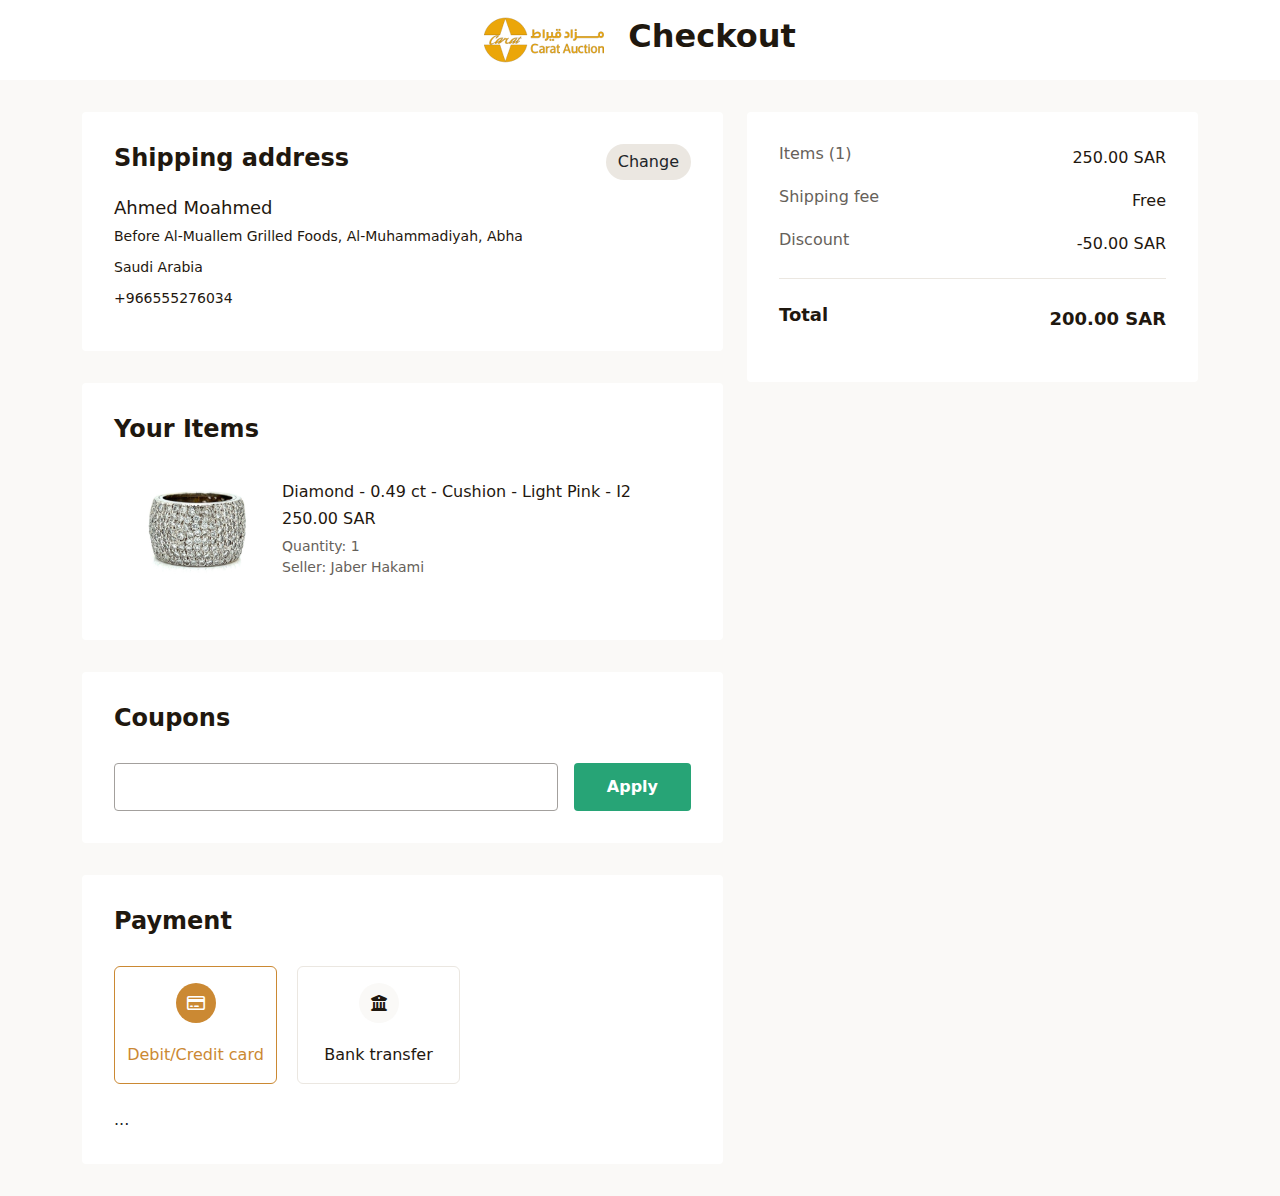
<file: Checkout.html>
<!DOCTYPE html>
<html>

<head>

  <meta name="description"
    content="A website that sells all products, such as washing machines, refrigerators, computer screens, and mobile phones" />
  <meta name="keywords" content="ecommerce, shopping" />
  <meta name="author" content="Wazin" />
  <meta http-equiv="content-Type" content="text/html;charset=UTF-8" />
  <meta name="viewport" content="width=device-width, initial-scale=1.0" />
  <title>Wazin</title>
  <meta name="apple-mobile-web-app-status-bar-style" content="default" />
  <link rel="icon" href="images/test/hover-image-01.webp" type="" />

  <!-- ================================================== -->
  <!-- bootstrap -->
  <link rel="stylesheet" href="css/bootstrap.min.css" />

  <!-- ================================================== -->

  <!-- fontawesome -->
  <link rel="stylesheet" href="css/all.min.css" />

  <!-- ================================================== -->
  <link rel="stylesheet" href="css/swiper-bundle.min.css" />


  <!-- Link Swiper's CSS -->
  <link rel="stylesheet" href="css/owl.carousel.min.css" />
  <link rel="stylesheet" href="css/owl.theme.default.min.css" />
  <!-- ================================================== -->
  <!-- style css en & ar -->

  <!-- the compressed, production -->
  <link rel="stylesheet" href="css/style-en.css" />
  <!-- <link rel="stylesheet" href="css/style-ar.css" /> -->


  <!-- ================================================== -->

  <style>
    :root {
      /* --mainColor: #5d1be0; */
    }
  </style>
  <!-- ================================================== -->
</head>

<body>

  <!-- ================================================== -->
  <nav>
    <div class="box-nav-Checkout">
      <div class="container">
        <div class="d-flex gap-4 align-items-center justify-content-center">
          <a href="index.html"><img src="images/test/logo-nav.png" alt=""></a>
          <h1>Checkout</h1>
        </div>
      </div>
    </div>
  </nav>
  <!-- ================================================== -->
  <section>
    <div class="container">
      <div class="row justify-content-center">
        <div class="col-xxl-7 col-xl-7 col-lg-7 col-md-10 col-sm-12">
          <div class="box-main-Checkout">
            <div class="d-flex align-items-center justify-content-between">
              <h2 class="titel-Checkout">Shipping address</h2>
              <span class="Change">Change</span>
            </div>
            <div class="box-all-users">
              <h3>Ahmed Moahmed</h3>
              <p>Before Al-Muallem Grilled Foods, Al-Muhammadiyah, Abha</p>
              <p>Saudi Arabia</p>
              <p>+966555276034</p>
            </div>
          </div>

          <div class="box-main-Checkout">
            <div class="d-flex align-items-center justify-content-between">
              <h2 class="titel-Checkout">Your Items</h2>
            </div>
            <div>
              <div class="box-all-Product">
                <div class="d-flex align-items-sm-center align-items-start gap-2 flex-column flex-sm-row">
                  <div>
                    <img src="images/test/Rectangle1.png" alt="">
                  </div>
                  <div>
                    <h3>Diamond - 0.49 ct - Cushion - Light Pink - I2</h3>
                    <h4>250.00 SAR</h4>
                    <p>Quantity: 1</p>
                    <p>Seller: Jaber Hakami</p>
                  </div>
                </div>
              </div>
            </div>
          </div>

          <div class="box-main-Checkout">
            <div class="d-flex align-items-center justify-content-between">
              <h2 class="titel-Checkout">Coupons</h2>
            </div>
            <div>
              <div class="box-all-Coupons">
                <form action="">
                  <div class="d-flex align-items-center gap-3">
                    <input type="text" class="form-control" placeholder="">
                    <button type="button" class="btn btn-Apply">Apply</button>

                  </div>
                </form>
              </div>
            </div>
          </div>

          <div class="box-main-Checkout">
            <div class="d-flex align-items-center justify-content-between">
              <h2 class="titel-Checkout">Payment</h2>
            </div>

            <div class="box-all-tap-Payment">
              <ul class="nav nav-pills mb-4" id="pills-tab" role="tablist">
                <li class="nav-item" role="presentation">
                  <button class="nav-link active" id="pills-home-tab" data-bs-toggle="pill" data-bs-target="#pills-home"
                    type="button" role="tab" aria-controls="pills-home" aria-selected="true">
                    <div class="icon-Payment"><i class="fa-regular fa-credit-card"></i></div>
                    <span>Debit/Credit card</span>
                  </button>
                </li>
                <li class="nav-item" role="presentation">
                  <button class="nav-link" id="pills-profile-tab" data-bs-toggle="pill" data-bs-target="#pills-profile"
                    type="button" role="tab" aria-controls="pills-profile" aria-selected="false">
                    <div class="icon-Payment"><i class="fa-solid fa-building-columns"></i></div>
                    <span>Bank transfer</span>
                  </button>
                </li>

              </ul>
              <div class="tab-content" id="pills-tabContent">
                <div class="tab-pane fade show active" id="pills-home" role="tabpanel" aria-labelledby="pills-home-tab"
                  tabindex="0">...</div>
                <div class="tab-pane fade" id="pills-profile" role="tabpanel" aria-labelledby="pills-profile-tab"
                  tabindex="0">
                  <div class="box-body-tap">
                    <h3>Choose bank</h3>
                    <form action="">
                      <div>
                        <select class="form-select select-Choose-bank" aria-label="Default select example">
                          <option selected>Choose bank</option>
                          <option value="1">Alex bank</option>
                          <option value="2">Alex bank1</option>
                          <option value="3">Alex bank2</option>
                        </select>
                      </div>
                      <div class="box-Bank-data">
                        <div>
                          <img src="images/test/ALEX.jpg" alt="">
                        </div>
                        <div>
                          <div class="box-item-Bank-data">
                            <h4>Bank name</h4>
                            <span>Alex bank</span>
                          </div>
                          <div class="box-item-Bank-data">
                            <h4>Name on bank</h4>
                            <span>Ahmed Ali</span>
                          </div>
                          <div class="box-item-Bank-data">
                            <h4>IBAN</h4>
                            <span>Egy215456fds4546</span>
                          </div>
                          <div class="box-item-Bank-data">
                            <h4>Account number</h4>
                            <span>24527868737823</span>
                          </div>
                        </div>
                      </div>
                      <div class="box-Confirm-payment">
                        <h3>Confirm payment</h3>

                        <div class="mb-3">
                          <label for="input-Your-name" class="form-label">Your name</label>
                          <input type="email" class="form-control" id="input-Your-name" placeholder="">
                        </div>
                      </div>

                      <div class="box-payment-receipt">
                        <h3>payment receipt</h3>

                        <div class="mb-3">
                          <div class="box-file-payment-receipt">
                            <input type="file" class="form-control" id="input-Your-name" placeholder="">
                            <div class="box-Upload-image">
                              <span><i class="fa-regular fa-image"></i></span>
                              <h4>Upload image</h4>
                            </div>
                          </div>
                        </div>
                      </div>

                      <div>
                        <button class=" btn btn-Confirm-order">Confirm order</button>
                      </div>
                    </form>
                  </div>
                </div>
              </div>
            </div>

          </div>
        </div>

        <div class="col-xxl-5 col-xl-5 col-lg-5 col-md-10 col-sm-12">
          <div class="box-main-Checkout">
            <div class="box-prices-Checkout">
              <div class="d-flex align-items-center justify-content-between mb-3">
                <h3>Items (1)</h3>
                <span>250.00 SAR</span>
              </div>
              <div class="d-flex align-items-center justify-content-between mb-3">
                <h3>Shipping fee</h3>
                <span>Free</span>
              </div>
              <div class="d-flex align-items-center justify-content-between mb-3 pb-1">
                <h3>Discount</h3>
                <span class="Discount-prices">-50.00 SAR</span>
              </div>
              <div class="d-flex align-items-center justify-content-between mb-3 box-Total">
                <h3>Total</h3>
                <span class="Total-prices">200.00 SAR</span>
              </div>
            </div>
          </div>
        </div>
      </div>
    </div>
  </section>
  <!-- ================================================== -->
  <!-- ================================================== -->
  <!-- js -->
  <script src="js/code.jquery.com_jquery-3.7.1.min.js"></script>
  <script src="js/bootstrap.bundle.min.js"></script>

  <!-- owl carousel JS -->
  <script src="js/owl.carousel.min.js"></script>

  <!-- Swiper JS -->
  <script src="js/swiper-bundle.min.js"></script>

  <script src="js/main-en.js"></script>
  <!-- <script src="js/main-ar.js"></script> -->
  <!-- ===================================================================================================== -->
</body>

</html>
</file>
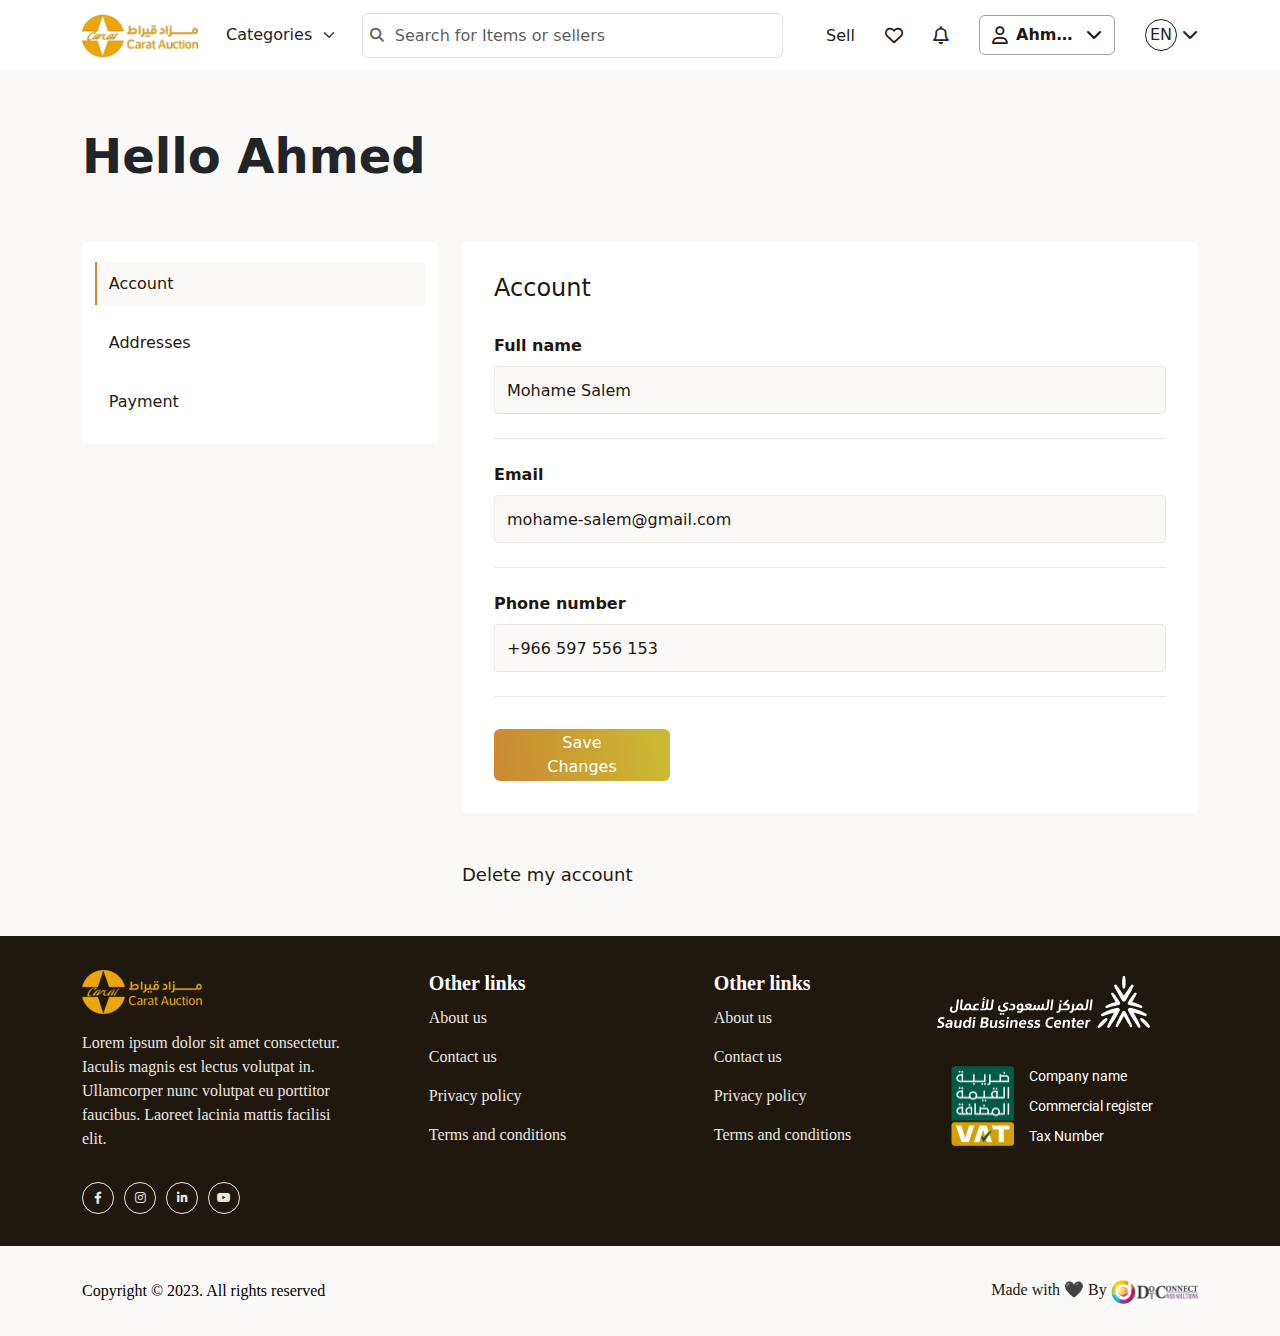
<file: My-Account.html>
<!DOCTYPE html>
<html>

<head>

  <meta name="description"
    content="A website that sells all products, such as washing machines, refrigerators, computer screens, and mobile phones" />
  <meta name="keywords" content="ecommerce, shopping" />
  <meta name="author" content="Wazin" />
  <meta http-equiv="content-Type" content="text/html;charset=UTF-8" />
  <meta name="viewport" content="width=device-width, initial-scale=1.0" />
  <title>Wazin</title>
  <meta name="apple-mobile-web-app-status-bar-style" content="default" />
  <link rel="icon" href="images/test/hover-image-01.webp" type="" />

  <!-- ================================================== -->
  <!-- bootstrap -->
  <link rel="stylesheet" href="css/bootstrap.min.css" />

  <!-- ================================================== -->

  <!-- fontawesome -->
  <link rel="stylesheet" href="css/all.min.css" />

  <!-- ================================================== -->
  <link rel="stylesheet" href="css/swiper-bundle.min.css" />


  <!-- Link Swiper's CSS -->
  <link rel="stylesheet" href="css/owl.carousel.min.css" />
  <link rel="stylesheet" href="css/owl.theme.default.min.css" />
  <!-- ================================================== -->
  <!-- style css en & ar -->

  <!-- the compressed, production -->
  <link rel="stylesheet" href="css/style-en.css" />
  <!-- <link rel="stylesheet" href="css/style-ar.css" /> -->


  <!-- ================================================== -->

  <style>
    :root {
      /* --mainColor: #5d1be0; */
    }
  </style>
  <!-- ================================================== -->
</head>

<body>
  <!-- ================================================== -->
  <!-- navbar -->
  <nav class="">
    <div class="box-nav ">
      <div class="container">

        <div class="box-items-nav">
          <div class="d-flex gap-3 w-100">
            <div class="box-logo-nav">
              <a href="index.html">
                <img src="images/test/logo-nav.png" alt="" />
              </a>
            </div>

            <div class="d-flex align-items-center justify-content-center w-100">
              <div class="box-Categories-nav box-Categories-nav-1">
                <select class="form-select select-Categories" aria-label="Default select example">
                  <option selected>Categories</option>
                  <option value="1">One</option>
                  <option value="2">Two</option>
                  <option value="3">Three</option>
                </select>
              </div>
              <div class="box-Search-nav">
                <input type="text" class="form-control Search-nav" placeholder="Search for Items or sellers">
                <div class="icon-Search-nav"><i class="fa-solid fa-magnifying-glass"></i></div>
              </div>
            </div>
          </div>

          <div class="box-list-link-nav-1">
            <ul class="box-lists-ul">

              <li class="item-link Favorite">
                <a href="index.html"></a>
              </li>

              <li class="item-link">
                <a href="index.html">Sell</a>
              </li>


              <li class="item-link">
                <button type="button" data-bs-toggle="offcanvas" data-bs-target="#offcanvasNavbarHeart"
                  aria-controls="offcanvasNavbarHeart" aria-label="Toggle navigation" class="btn btn-heart">
                  <i class="fa-regular fa-heart"></i>
                  <div class="item-count hide item-count-nav"><span class=""></span></div>
                </button>
              </li>

              <li class="item-link">
                <div class="box-Notices"><i class="fa-regular fa-bell"></i></div>
              </li>





              <!-- ------------------------------------------------------- -->

              <!-- <li class="item-link">
                <div class="box-Categories-nav box-Categories-nav-2">
                  <select class="form-select select-Categories" aria-label="Default select example">
                    <option selected>Categories</option>
                    <option value="1">One</option>
                    <option value="2">Two</option>
                    <option value="3">Three</option>
                  </select>
                </div>
              </li> -->

              <!-- ------------------------------------------------------- -->
              <!-- Sign in / Sign up -->
              <!-- <li class="item-link btn-buy-now box-button-Login-pc">
                <button type="button" data-bs-toggle="modal" data-bs-target="#logInModal" class="btn btn-Login">Sign in
                  / Sign up</button>
              </li> -->
              <!-- ------------------------------------------------------- -->

              <!-- ------------------------------------------------------- -->
              <!-- userName -->
              <li class="item-link">
                <div class="dropdown box-dropdown-userName">
                  <button class="btn btn-dropdown-userName" type="button" data-bs-toggle="dropdown"
                    aria-expanded="false">
                    <span class="icon-userName"><i class="fa-regular fa-user"></i></span>
                    <span class="userName">
                      Ahmed 
                    </span>
                    <span><i class="fa-solid fa-chevron-down"></i></span>
                  </button>
                  <ul class="dropdown-menu">
                    <li><a class="dropdown-item active" href="#"><span><i
                            class="fa-light fa-basket-shopping"></i></span> Orders</a></li>
                    <li><a class="dropdown-item" href="#"><span><i class="fa-light fa-gear"></i></span> Settings </a>
                    </li>
                    <li><a class="dropdown-item" href="#"> <span><i
                            class="fa-light fa-arrow-right-from-bracket"></i></span> Sign out</a></li>
                  </ul>
                </div>
              </li>
              <!-- ------------------------------------------------------- -->

              <!-- ------------------------------------------------------- -->
              <!-- language -->
              <li class="item-link">
                <div class="dropdown box-language-dropdown">
                  <button class="btn btn-dropdown-language" type="button" data-bs-toggle="dropdown"
                    aria-expanded="false">
                    <span class="text-language">EN</span>
                    <span class="icon-language"><i class="fa-solid fa-chevron-down"></i></span>
                  </button>
                  <ul class="dropdown-menu">
                    <li><a class="dropdown-item" href="#">EN</a></li>
                    <li><a class="dropdown-item" href="#">AR</a></li>
                  </ul>
                </div>
              </li>
              <!-- ------------------------------------------------------- -->

              <!-- ------------------------------------------------------- -->
              <li class="item-link btn-buy-now box-Search-nav-mo">
                <div class="Search-nav-mo">
                  <input type="text" class="form-control Search-nav" placeholder="Search for Items or sellers">
                  <div class="icon-Search-nav"><i class="fa-solid fa-magnifying-glass"></i></div>
                </div>
              </li>
            </ul>
          </div>
          <div class="box-menu">
            <div id="nav-icon2">
              <span></span>
              <span></span>
              <span></span>
              <span></span>
              <span></span>
              <span></span>
            </div>
          </div>
        </div>
      </div>
    </div>
  </nav>
  <!-- ================================================== -->

  <!-- ================================================================================================================= -->
  <!-- Log In Modal-->
  <section>
    <div class="box-Modal-LogIn">
      <div class="modal fade" id="logInModal" tabindex="-1" aria-labelledby="exampleModalLabel" aria-hidden="true">
        <div class="modal-dialog modal-dialog-centered modal-dialog-LogIn">
          <div class="modal-content">
            <div class="modal-body">
              <!-- phone -->
              <div class="box-phone-login">

                <div class="d-flex flex-column gap-4">

                  <div class="d-flex align-items-center justify-content-between">
                    <span>Sign in or create an account</span>
                    <div class="box-close-modal">
                      <button type="button" class="btn-close" data-bs-dismiss="modal" aria-label="Close"></button>
                    </div>
                  </div>
                  <h3>Welcome back!</h3>
                  <form action="">
                    <label for="input-phone" class="form-label label-phone">Phone number</label>
                    <input type="tel" class="form-control input-phone" id="input-phone" placeholder="">
                    <button type="button" class="btn btn-LogIn-Modal" id="btnLogIn">Sign in</button>
                  </form>

                </div>
              </div>
              <!-- otp -->
              <div class="box-otp-login">

                <div class="row align-items-center">

                  <div class="col-xxl-12 col-xl-12 col-lg-12 col-md-12 col-sm-12">
                    <div class="d-flex align-items-center justify-content-between">
                      <div class="box-back-Phone-code">
                        <button class="btn btn-back-Phone"> <i class="fa-solid fa-arrow-left"></i></button>
                        <span>Verification code</span>
                      </div>
                      <div class="box-close-modal">
                        <button type="button" class="btn-close" data-bs-dismiss="modal" aria-label="Close"></button>
                      </div>
                    </div>


                    <form action="">
                      <p>Enter the code that sent to</p>
                      <div class="phone-in-otp">+966 597 556 153</div>

                      <input type="tel" class="form-control input-phone" id="input-phone" placeholder="">
                      <div class="d-flex align-items-center justify-content-center flex-column">

                        <button class="btn btn-Continue-OTP">Continue</button>
                        <button class="btn btn-Resend-OTP">Resend code</button>
                      </div>
                    </form>
                  </div>
                </div>
              </div>
            </div>
          </div>
        </div>
      </div>
    </div>
  </section>
  <!-- ================================================================================================================= -->

  <!-- ===================================================================================================== -->
  <!-- Favorite -->
  <aside>
    <div class="offcanvas box-aside-heart offcanvas-end" tabindex="-1" id="offcanvasNavbarHeart"
      aria-labelledby="offcanvasNavbarHeartLabel">
      <div class="offcanvas-header">
        <h2 class="offcanvas-title" id="offcanvasNavbarHeartLabel">
          Favorite
        </h2>
        <button type="button" class="btn-close-cart btn" data-bs-dismiss="offcanvas" aria-label="Close">
          close
        </button>
      </div>
      <hr />
      <div class="offcanvas-body offcanvas-body-Favorites">


        <!-- ========================================== -->
        <!-- TODO:dynamic product id -->
        <!-- code php -->

        <div class="box-all-item-heart">
          <!-- <div class="box-aside-cart-img-Quantity-trash-border ">
            <div class="box-aside-cart-img-Quantity-trash">
  
              <div class="d-flex gap-2 align-items-center">
                <div class="box-img-aside-heart">
                  <img src="images/test/Categories-1.png" alt="">
                </div>
                <div>
                  <h3>18k Diamond Ring</h3>
                </div>
              </div>
              <div>
                <button class="btn btn-delete">
                  <i class="fa-solid fa-trash"></i>
                </button>
              </div>
            </div>
          </div>
          <div class="box-aside-cart-img-Quantity-trash-border ">
            <div class="box-aside-cart-img-Quantity-trash">
  
              <div class="d-flex gap-2 align-items-center">
                <div class="box-img-aside-heart">
                  <img src="images/test/Categories-1.png" alt="">
                </div>
                <div>
                  <h3>18k Diamond Ring</h3>
                </div>
              </div>
              <div>
                <button class="btn btn-delete">
                  <i class="fa-solid fa-trash"></i>
                </button>
              </div>
            </div>
          </div> -->
        </div>

        <!-- ============================================ -->



      </div>
    </div>
  </aside>
  <!-- ===================================================================================================== -->

  <!-- ================================================== -->

  <section>
    <div class="">
      <div class="container">
        <div class="box-My-Account">
          <h1>Hello Ahmed</h1>

          <div class="box-tab-My-Account">
            <div class="row gy-4 justify-content-center">

              <div class="col-xxl-4 col-xl-4 col-lg-4 col-md-10 col-sm-12">
                <div class="box-links-tab">
                  <div class="nav flex-column nav-pills " id="v-pills-tab" role="tablist" aria-orientation="vertical">
                    <button class="nav-link active" id="v-pills-Account-tab" data-bs-toggle="pill"
                      data-bs-target="#v-pills-Account" type="button" role="tab" aria-controls="v-pills-Account"
                      aria-selected="true">Account</button>

                    <button class="nav-link" id="v-pills-Addresses-tab" data-bs-toggle="pill"
                      data-bs-target="#v-pills-Addresses" type="button" role="tab" aria-controls="v-pills-Addresses"
                      aria-selected="false">Addresses</button>

                    <button class="nav-link" id="v-pills-Payment-tab" data-bs-toggle="pill"
                      data-bs-target="#v-pills-Payment" type="button" role="tab" aria-controls="v-pills-Payment"
                      aria-selected="false">Payment</button>

                  </div>
                </div>

              </div>

              <div class="col-xxl-8 col-xl-8 col-lg-8 col-md-10 col-sm-12">

                <div class="tab-content" id="v-pills-tabContent">
                  <div class="tab-pane fade show active" id="v-pills-Account" role="tabpanel"
                    aria-labelledby="v-pills-Account-tab" tabindex="0">
                    <div>

                      <div class="box-Account-body">
                        <h2 class="h2-body-Account">Account</h2>
                        <form action="">
                          <div class="box-form-Account">
                            <div class="box-label-input">
                              <label for="inputNeme" class="form-label">Full name</label>
                              <input type="text" class="form-control" id="inputNeme" placeholder="Mohame Salem">
                            </div>

                            <div class="box-label-input">
                              <label for="inputPhone" class="form-label">Email</label>
                              <input type="email" class="form-control" id="inputEmail"
                                placeholder="mohame-salem@gmail.com">
                            </div>

                            <div class="box-label-input">
                              <label for="inputPhone" class="form-label">Phone number</label>
                              <input type="tel" class="form-control" id="inputPhone" placeholder="+966 597 556 153">
                            </div>

                            <div>
                              <button class="btn btn-Save-Changes">Save Changes</button>
                            </div>

                          </div>
                        </form>
                      </div>

                      <div class="box-Delete-Continue">
                        <button class="btn btn-Delete-account">Delete my account</button>
                      </div>
                    </div>
                  </div>

                  <div class="tab-pane fade" id="v-pills-Addresses" role="tabpanel"
                    aria-labelledby="v-pills-Addresses-tab" tabindex="0">
                    <!-- ----------------------------------------------------- -->
                    <div class="box-Addresses">
                      <h2 class="h2-body-Account">Addresses</h2>
                      <div class="box-items-Addresses">
                        <ul>
                          <li>
                            <div class="d-flex justify-content-between align-items-end">
                              <div>
                                <div class="d-flex gap-3">
                                  <div class="box-icon-map">
                                    <i class="fa-regular fa-location-dot"></i>
                                  </div>
                                  <div>
                                    <div class="d-flex align-items-center gap-2 mb-2">
                                      <h3>Mohamed Salem</h3>
                                      <div class="active-Default">Default</div>
                                    </div>
                                    <p>Before Al-Muallem Grilled Foods, Al-Muhammadiyah, Abha</p>
                                    <p>Saudi Arabia</p>
                                    <p>+966555276034</p>
                                  </div>
                                </div>
                              </div>
                              <div class="d-flex align-items-center gap-3">
                                <button class="btn btn-Edit-Addresses">Edit</button>
                                <button class="btn btn-Remove-Addresses">Remove</button>
                              </div>
                            </div>
                          </li>

                          <li>
                            <div class="d-flex justify-content-between align-items-end">
                              <div>
                                <div class="d-flex gap-3">
                                  <div class="box-icon-map">
                                    <i class="fa-regular fa-location-dot"></i>
                                  </div>
                                  <div>
                                    <div class="d-flex align-items-center gap-2 mb-2">
                                      <h3>Mohamed Salem</h3>
                                      <!-- <div class="active-Default">Default</div> -->
                                    </div>
                                    <p>Before Al-Muallem Grilled Foods, Al-Muhammadiyah, Abha</p>
                                    <p>Saudi Arabia</p>
                                    <p>+966555276034</p>
                                  </div>
                                </div>
                              </div>
                              <div class="d-flex align-items-center gap-3">
                                <button class="btn btn-Edit-Addresses">Edit</button>
                                <button class="btn btn-Remove-Addresses">Remove</button>
                              </div>
                            </div>
                          </li>

                        </ul>
                      </div>
                      <button class="btn btn-Add-new-address">Add new Address</button>
                    </div>
                    <!-- ----------------------------------------------------- -->

                    <!-- ----------------------------------------------------- -->
                    <div class="box-Edit-Addresses">
                      <h2 class="h2-body-Account">Edit Addresses</h2>
                      <div class="box-form-Edit-Addresses">
                        <form action="">
                          <div class="mb-3">
                            <label for="Edit-Addresses-full-name" class="form-label label-address-add-edit">Full
                              name</label>
                            <input type="text" class="form-control input-address-add-edit" id="Edit-Addresses-full-name"
                              placeholder="Mohamed Salem">
                          </div>

                          <div class="mb-3">
                            <label for="Edit-Addresses-full-name" class="form-label label-address-add-edit">Short
                              address</label>
                            <input type="text" class="form-control input-address-add-edit" id="Edit-Addresses-full-name"
                              placeholder="Before Al-Muallem Grilled Foods, Al-Muhammadiyah, Abha">
                          </div>

                          <div class="mb-3">
                            <label class="form-label label-address-add-edit">Country</label>
                            <select class="form-select select-Edit-Addresses" aria-label="Default select example">
                              <option selected>Saudi Arabia</option>
                              <option value="1">One</option>
                              <option value="2">Two</option>
                              <option value="3">Three</option>
                            </select>
                          </div>
                          <div class="mb-3">
                            <label class="form-label label-address-add-edit">City</label>
                            <select class="form-select  select-Edit-Addresses" aria-label="Default select example">
                              <option selected>Cairo</option>
                              <option value="1">One</option>
                              <option value="2">Two</option>
                              <option value="3">Three</option>
                            </select>
                          </div>
                          <div class="mb-3">
                            <label for="Edit-Addresses-full-name"
                              class="form-label label-address-add-edit">Street</label>
                            <input type="text" class="form-control input-address-add-edit" id="Edit-Addresses-full-name"
                              placeholder="">
                          </div>
                          <div class="mb-3">
                            <label for="Edit-Addresses-full-name" class="form-label label-address-add-edit">Building
                              number</label>
                            <input type="number" class="form-control input-address-add-edit"
                              id="Edit-Addresses-full-name" placeholder="">
                          </div>

                          <div class="mb-3">
                            <label for="Edit-Addresses-full-name" class="form-label label-address-add-edit">Building
                              number</label>
                            <input type="tel" class="form-control input-address-add-edit" id="Edit-Addresses-full-name"
                              placeholder="+966">
                          </div>

                          <div>
                            <button type="button" class="btn btn-Save-Changes">Save Changes</button>
                          </div>

                        </form>
                      </div>
                    </div>
                    <!-- ----------------------------------------------------- -->

                    <!-- ----------------------------------------------------- -->
                    <div class="box-Add-new-address">
                      <h2 class="h2-body-Account">Add new address</h2>
                      <div class="box-form-Edit-Addresses">
                        <form action="">
                          <div class="mb-3">
                            <label for="Edit-Addresses-full-name" class="form-label label-address-add-edit">Full
                              name</label>
                            <input type="text" class="form-control input-address-add-edit" id="Edit-Addresses-full-name"
                              placeholder="Mohamed Salem">
                          </div>

                          <div class="mb-3">
                            <label for="Edit-Addresses-full-name" class="form-label label-address-add-edit">Short
                              address</label>
                            <input type="text" class="form-control input-address-add-edit" id="Edit-Addresses-full-name"
                              placeholder="Before Al-Muallem Grilled Foods, Al-Muhammadiyah, Abha">
                          </div>

                          <div class="mb-3">
                            <label class="form-label label-address-add-edit">Country</label>
                            <select class="form-select select-Edit-Addresses" aria-label="Default select example">
                              <option selected>Saudi Arabia</option>
                              <option value="1">One</option>
                              <option value="2">Two</option>
                              <option value="3">Three</option>
                            </select>
                          </div>
                          <div class="mb-3">
                            <label class="form-label label-address-add-edit">City</label>
                            <select class="form-select  select-Edit-Addresses" aria-label="Default select example">
                              <option selected>Cairo</option>
                              <option value="1">One</option>
                              <option value="2">Two</option>
                              <option value="3">Three</option>
                            </select>
                          </div>
                          <div class="mb-3">
                            <label for="Edit-Addresses-full-name"
                              class="form-label label-address-add-edit">Street</label>
                            <input type="text" class="form-control input-address-add-edit" id="Edit-Addresses-full-name"
                              placeholder="">
                          </div>
                          <div class="mb-3">
                            <label for="Edit-Addresses-full-name" class="form-label label-address-add-edit">Building
                              number</label>
                            <input type="number" class="form-control input-address-add-edit"
                              id="Edit-Addresses-full-name" placeholder="">
                          </div>

                          <div class="mb-3">
                            <label for="Edit-Addresses-full-name" class="form-label label-address-add-edit">Building
                              number</label>
                            <input type="tel" class="form-control input-address-add-edit" id="Edit-Addresses-full-name"
                              placeholder="+966">
                          </div>


                          <div class="form-check d-flex align-items-center gap-2 py-2">
                            <input class="form-check-input input-check-default-address" type="checkbox" value=""
                              id="flexCheckDefault">
                            <label class="form-check-label label-check-default-address" for="flexCheckDefault">
                              Make this as the default address
                            </label>
                          </div>


                          <div>
                            <button type="button" class="btn btn-Save-Changes-add ">Save Changes</button>
                          </div>

                        </form>
                      </div>
                    </div>
                    <!-- ----------------------------------------------------- -->
                  </div>
                  <div class="tab-pane fade" id="v-pills-Payment" role="tabpanel" aria-labelledby="v-pills-Payment-tab"
                    tabindex="0">
                    <div class="bpx-Payment">
                      <h2 class="h2-body-Account">Payment</h2>

                      <div>
                        <!-- code Payment  -->

                      </div>
                    </div>
                  </div>

                </div>
              </div>

            </div>
          </div>
        </div>
      </div>
    </div>
  </section>

  <!-- ================================================== -->

  <!-- ================================================== -->
  <!-- footer -->
  <footer>
    <div class="box-footer">
      <div class="container">
        <div class="row justify-content-center">
          <div class="col-xl-3 col-lg-3 col-md-12 col-sm-12">
            <div class="box-footer-item">
              <div class="box-img-logo-footer">
                <img src="images/test/logo-footer.png" alt="">
              </div>
              <p>Lorem ipsum dolor sit amet consectetur. Iaculis magnis est lectus volutpat in. Ullamcorper nunc
                volutpat
                eu porttitor faucibus. Laoreet lacinia mattis facilisi elit.</p>

              <div class="box-social-media">
                <ul>
                  <li><a href="#"><i class="fa-brands fa-facebook-f"></i></a></li>
                  <li><a href="#"><i class="fa-brands fa-instagram"></i></a></li>
                  <li><a href="#"><i class="fa-brands fa-linkedin-in"></i></a></li>
                  <li><a href="#"><i class="fa-brands fa-youtube"></i></a></li>
                </ul>
              </div>
            </div>
          </div>
          <div class="col-xl-3 col-lg-3 col-md-12 col-sm-12 box-footer-item-2-3-all">
            <div class="box-footer-item-2-3">
              <h3>Other links</h3>
              <div class="box-item-link-footer">
                <ul>
                  <li><a href="">About us</a></li>
                  <li><a href="">Contact us</a></li>
                  <li><a href="">Privacy policy</a></li>
                  <li><a href="">Terms and conditions</a></li>
                </ul>
              </div>
            </div>
          </div>
          <div class="col-xl-3 col-lg-3 col-md-12 col-sm-12 box-footer-item-2-3-all">
            <div class="box-footer-item-2-3">
              <h3>Other links</h3>
              <div class="box-item-link-footer">
                <ul>
                  <li><a href="">About us</a></li>
                  <li><a href="">Contact us</a></li>
                  <li><a href="">Privacy policy</a></li>
                  <li><a href="">Terms and conditions</a></li>
                </ul>
              </div>
            </div>
          </div>
          <div class="col-xl-3 col-lg-3 col-md-12 col-sm-12">
            <div class="box-img-sudi-business">
              <img src="images/test/sudi-business.png" alt="">
            </div>
            <div class="box-VAT">
              <div class="box-img-VAT">
                <img src="images/test/avt.png" alt="">
              </div>
              <div class="box-text-VAt">
                <ul>
                  <li>Company name</li>
                  <li>Commercial register</li>
                  <li>Tax Number</li>
                </ul>
              </div>
            </div>
          </div>
        </div>
      </div>
    </div>

    <div class="container">
      <div class="box-Copyright-Made-with">
        <div class="box-Copyright">
          <p>Copyright © 2023. All rights reserved</p>
        </div>
        <div class="box-Made-with">
          <p>Made with 🖤 By <span><img src="images/test/dotconnect logo1 1.png" alt=""></span></p>
        </div>
      </div>
    </div>

  </footer>
  <!-- ================================================== -->

  <!-- ================================================== -->
  <!-- js -->
  <script src="js/code.jquery.com_jquery-3.7.1.min.js"></script>
  <script src="js/bootstrap.bundle.min.js"></script>

  <!-- owl carousel JS -->
  <script src="js/owl.carousel.min.js"></script>

  <!-- Swiper JS -->
  <script src="js/swiper-bundle.min.js"></script>

  <script src="js/main-en.js"></script>
  <!-- <script src="js/main-ar.js"></script> -->
  <!-- ===================================================================================================== -->
</body>

</html>
</file>
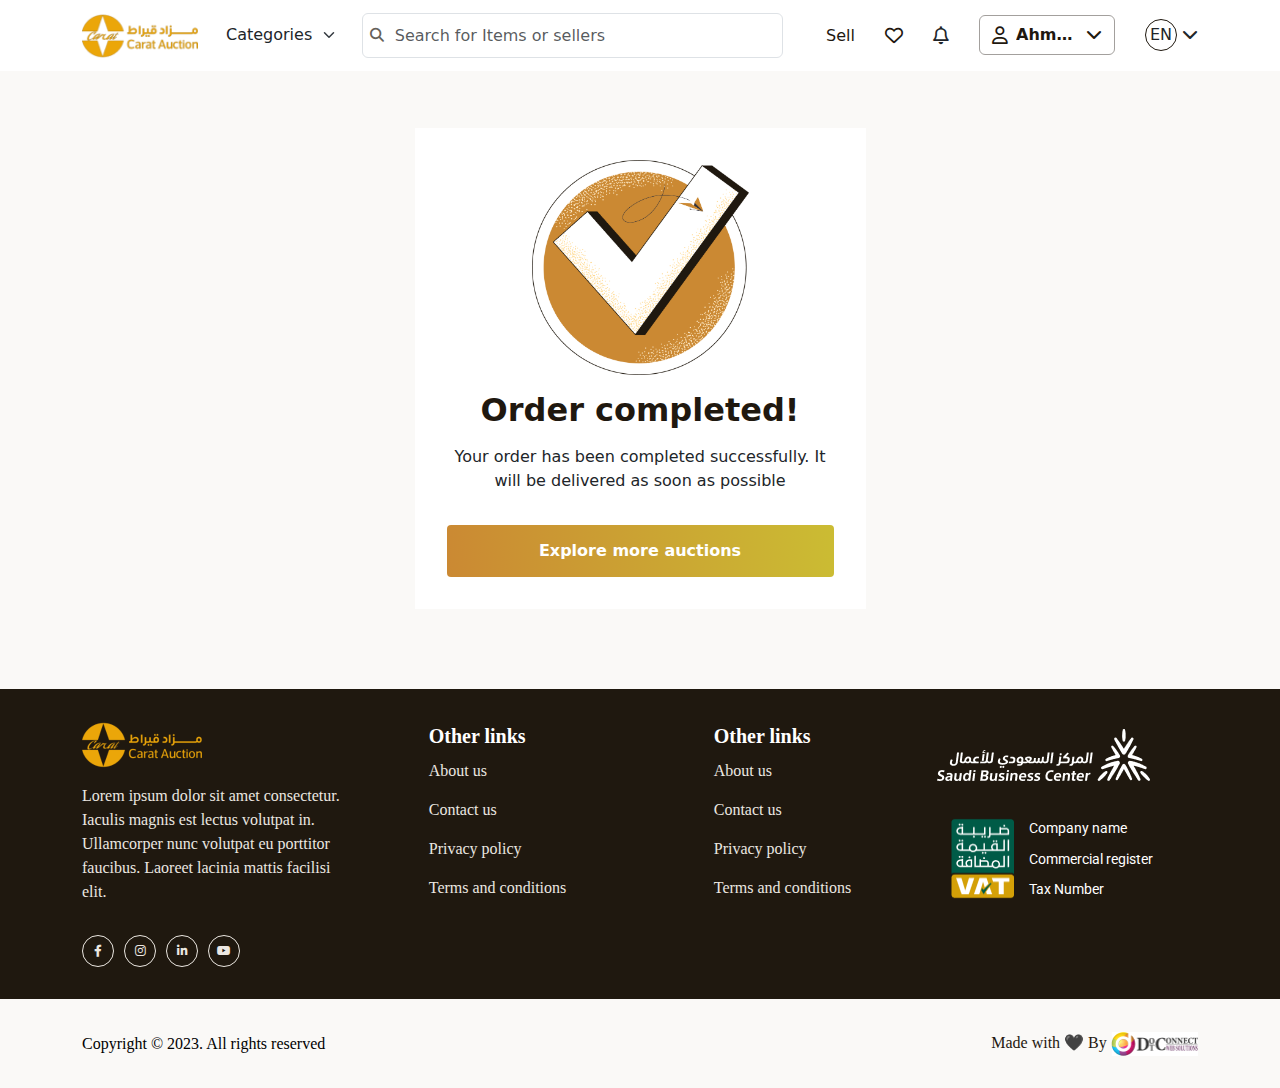
<file: Order-completed.html>
<!DOCTYPE html>
<html>

<head>

  <meta name="description"
    content="A website that sells all products, such as washing machines, refrigerators, computer screens, and mobile phones" />
  <meta name="keywords" content="ecommerce, shopping" />
  <meta name="author" content="Wazin" />
  <meta http-equiv="content-Type" content="text/html;charset=UTF-8" />
  <meta name="viewport" content="width=device-width, initial-scale=1.0" />
  <title>Wazin</title>
  <meta name="apple-mobile-web-app-status-bar-style" content="default" />
  <link rel="icon" href="images/test/hover-image-01.webp" type="" />

  <!-- ================================================== -->
  <!-- bootstrap -->
  <link rel="stylesheet" href="css/bootstrap.min.css" />

  <!-- ================================================== -->

  <!-- fontawesome -->
  <link rel="stylesheet" href="css/all.min.css" />

  <!-- ================================================== -->
  <link rel="stylesheet" href="css/swiper-bundle.min.css" />


  <!-- Link Swiper's CSS -->
  <link rel="stylesheet" href="css/owl.carousel.min.css" />
  <link rel="stylesheet" href="css/owl.theme.default.min.css" />
  <!-- ================================================== -->
  <!-- style css en & ar -->

  <!-- the compressed, production -->
  <link rel="stylesheet" href="css/style-en.css" />
  <!-- <link rel="stylesheet" href="css/style-ar.css" /> -->


  <!-- ================================================== -->

  <style>
    :root {
      /* --mainColor: #5d1be0; */
    }
  </style>
  <!-- ================================================== -->
</head>

<body>

  <!-- ================================================== -->
  <!-- navbar -->
  <nav class="">
    <div class="box-nav ">
      <div class="container">

        <div class="box-items-nav">
          <div class="d-flex gap-3 w-100">
            <div class="box-logo-nav">
              <a href="index.html">
                <img src="images/test/logo-nav.png" alt="" />
              </a>
            </div>

            <div class="d-flex align-items-center justify-content-center w-100">
              <div class="box-Categories-nav box-Categories-nav-1">
                <select class="form-select select-Categories" aria-label="Default select example">
                  <option selected>Categories</option>
                  <option value="1">One</option>
                  <option value="2">Two</option>
                  <option value="3">Three</option>
                </select>
              </div>
              <div class="box-Search-nav">
                <input type="text" class="form-control Search-nav" placeholder="Search for Items or sellers">
                <div class="icon-Search-nav"><i class="fa-solid fa-magnifying-glass"></i></div>
              </div>
            </div>
          </div>

          <div class="box-list-link-nav-1">
            <ul class="box-lists-ul">

              <li class="item-link Favorite">
                <a href="index.html"></a>
              </li>

              <li class="item-link">
                <a href="index.html">Sell</a>
              </li>


              <li class="item-link">
                <button type="button" data-bs-toggle="offcanvas" data-bs-target="#offcanvasNavbarHeart"
                  aria-controls="offcanvasNavbarHeart" aria-label="Toggle navigation" class="btn btn-heart">
                  <i class="fa-regular fa-heart"></i>
                  <div class="item-count hide item-count-nav"><span class=""></span></div>
                </button>
              </li>

              <li class="item-link">
                <div class="box-Notices"><i class="fa-regular fa-bell"></i></div>
              </li>





              <!-- ------------------------------------------------------- -->

              <!-- <li class="item-link">
                <div class="box-Categories-nav box-Categories-nav-2">
                  <select class="form-select select-Categories" aria-label="Default select example">
                    <option selected>Categories</option>
                    <option value="1">One</option>
                    <option value="2">Two</option>
                    <option value="3">Three</option>
                  </select>
                </div>
              </li> -->

              <!-- ------------------------------------------------------- -->
              <!-- Sign in / Sign up -->
              <!-- <li class="item-link btn-buy-now box-button-Login-pc">
                <button type="button" data-bs-toggle="modal" data-bs-target="#logInModal" class="btn btn-Login">Sign in
                  / Sign up</button>
              </li> -->
              <!-- ------------------------------------------------------- -->

              <!-- ------------------------------------------------------- -->
              <!-- userName -->
              <li class="item-link">
                <div class="dropdown box-dropdown-userName">
                  <button class="btn btn-dropdown-userName" type="button" data-bs-toggle="dropdown"
                    aria-expanded="false">
                    <span class="icon-userName"><i class="fa-regular fa-user"></i></span>
                    <span class="userName">
                      Ahmed
                    </span>
                    <span><i class="fa-solid fa-chevron-down"></i></span>
                  </button>
                  <ul class="dropdown-menu">
                    <li><a class="dropdown-item active" href="#"><span><i
                            class="fa-light fa-basket-shopping"></i></span> Orders</a></li>
                    <li><a class="dropdown-item" href="#"><span><i class="fa-light fa-gear"></i></span> Settings </a>
                    </li>
                    <li><a class="dropdown-item" href="#"> <span><i
                            class="fa-light fa-arrow-right-from-bracket"></i></span> Sign out</a></li>
                  </ul>
                </div>
              </li>
              <!-- ------------------------------------------------------- -->

              <!-- ------------------------------------------------------- -->
              <!-- language -->
              <li class="item-link">
                <div class="dropdown box-language-dropdown">
                  <button class="btn btn-dropdown-language" type="button" data-bs-toggle="dropdown"
                    aria-expanded="false">
                    <span class="text-language">EN</span>
                    <span class="icon-language"><i class="fa-solid fa-chevron-down"></i></span>
                  </button>
                  <ul class="dropdown-menu">
                    <li><a class="dropdown-item" href="#">EN</a></li>
                    <li><a class="dropdown-item" href="#">AR</a></li>
                  </ul>
                </div>
              </li>
              <!-- ------------------------------------------------------- -->

              <!-- ------------------------------------------------------- -->
              <li class="item-link btn-buy-now box-Search-nav-mo">
                <div class="Search-nav-mo">
                  <input type="text" class="form-control Search-nav" placeholder="Search for Items or sellers">
                  <div class="icon-Search-nav"><i class="fa-solid fa-magnifying-glass"></i></div>
                </div>
              </li>
            </ul>
          </div>
          <div class="box-menu">
            <div id="nav-icon2">
              <span></span>
              <span></span>
              <span></span>
              <span></span>
              <span></span>
              <span></span>
            </div>
          </div>
        </div>
      </div>
    </div>
  </nav>
  <!-- ================================================== -->

  <!-- ================================================================================================================= -->
  <!-- Log In Modal-->
  <section>
    <div class="box-Modal-LogIn">
      <div class="modal fade" id="logInModal" tabindex="-1" aria-labelledby="exampleModalLabel" aria-hidden="true">
        <div class="modal-dialog modal-dialog-centered modal-dialog-LogIn">
          <div class="modal-content">
            <div class="modal-body">
              <!-- phone -->
              <div class="box-phone-login">

                <div class="d-flex flex-column gap-4">

                  <div class="d-flex align-items-center justify-content-between">
                    <span>Sign in or create an account</span>
                    <div class="box-close-modal">
                      <button type="button" class="btn-close" data-bs-dismiss="modal" aria-label="Close"></button>
                    </div>
                  </div>
                  <h3>Welcome back!</h3>
                  <form action="">
                    <label for="input-phone" class="form-label label-phone">Phone number</label>
                    <input type="tel" class="form-control input-phone" id="input-phone" placeholder="">
                    <button type="button" class="btn btn-LogIn-Modal" id="btnLogIn">Sign in</button>
                  </form>

                </div>
              </div>
              <!-- otp -->
              <div class="box-otp-login">

                <div class="row align-items-center">

                  <div class="col-xxl-12 col-xl-12 col-lg-12 col-md-12 col-sm-12">
                    <div class="d-flex align-items-center justify-content-between">
                      <div class="box-back-Phone-code">
                        <button class="btn btn-back-Phone"> <i class="fa-solid fa-arrow-left"></i></button>
                        <span>Verification code</span>
                      </div>
                      <div class="box-close-modal">
                        <button type="button" class="btn-close" data-bs-dismiss="modal" aria-label="Close"></button>
                      </div>
                    </div>


                    <form action="">
                      <p>Enter the code that sent to</p>
                      <div class="phone-in-otp">+966 597 556 153</div>

                      <input type="tel" class="form-control input-phone" id="input-phone" placeholder="">
                      <div class="d-flex align-items-center justify-content-center flex-column">

                        <button class="btn btn-Continue-OTP">Continue</button>
                        <button class="btn btn-Resend-OTP">Resend code</button>
                      </div>
                    </form>
                  </div>
                </div>
              </div>
            </div>
          </div>
        </div>
      </div>
    </div>
  </section>
  <!-- ================================================================================================================= -->

  <!-- ===================================================================================================== -->
  <!-- Favorite -->
  <aside>
    <div class="offcanvas box-aside-heart offcanvas-end" tabindex="-1" id="offcanvasNavbarHeart"
      aria-labelledby="offcanvasNavbarHeartLabel">
      <div class="offcanvas-header">
        <h2 class="offcanvas-title" id="offcanvasNavbarHeartLabel">
          Favorite
        </h2>
        <button type="button" class="btn-close-cart btn" data-bs-dismiss="offcanvas" aria-label="Close">
          close
        </button>
      </div>
      <hr />
      <div class="offcanvas-body offcanvas-body-Favorites">


        <!-- ========================================== -->
        <!-- TODO:dynamic product id -->
        <!-- code php -->

        <div class="box-all-item-heart">
          <!-- <div class="box-aside-cart-img-Quantity-trash-border ">
            <div class="box-aside-cart-img-Quantity-trash">
  
              <div class="d-flex gap-2 align-items-center">
                <div class="box-img-aside-heart">
                  <img src="images/test/Categories-1.png" alt="">
                </div>
                <div>
                  <h3>18k Diamond Ring</h3>
                </div>
              </div>
              <div>
                <button class="btn btn-delete">
                  <i class="fa-solid fa-trash"></i>
                </button>
              </div>
            </div>
          </div>
          <div class="box-aside-cart-img-Quantity-trash-border ">
            <div class="box-aside-cart-img-Quantity-trash">
  
              <div class="d-flex gap-2 align-items-center">
                <div class="box-img-aside-heart">
                  <img src="images/test/Categories-1.png" alt="">
                </div>
                <div>
                  <h3>18k Diamond Ring</h3>
                </div>
              </div>
              <div>
                <button class="btn btn-delete">
                  <i class="fa-solid fa-trash"></i>
                </button>
              </div>
            </div>
          </div> -->
        </div>
        <!-- ============================================ -->
      </div>
    </div>
  </aside>
  <!-- ===================================================================================================== -->


  <!-- ================================================== -->

  <section>
    <div class="container">
      <div class="row justify-content-center">
        <div class="col-xxl-5 col-xl-5 col-lg-6 col-md-8 col-sm-10">
          <div class="box-Order-completed">
            <img src="images/test/mark.png" alt="">
            <h1>Order completed!</h1>
            <p>Your order has been completed successfully. It will be delivered as soon as possible</p>
            <a href="" class="btn-Explore-more-auctions">Explore more auctions</a>
          </div>
        </div>
      </div>
    </div>
  </section>

  <!-- ================================================== -->
  <!-- footer -->
  <footer>
    <div class="box-footer">
      <div class="container">
        <div class="row justify-content-center">
          <div class="col-xl-3 col-lg-3 col-md-12 col-sm-12">
            <div class="box-footer-item">
              <div class="box-img-logo-footer">
                <img src="images/test/logo-footer.png" alt="">
              </div>
              <p>Lorem ipsum dolor sit amet consectetur. Iaculis magnis est lectus volutpat in. Ullamcorper nunc
                volutpat
                eu porttitor faucibus. Laoreet lacinia mattis facilisi elit.</p>

              <div class="box-social-media">
                <ul>
                  <li><a href="#"><i class="fa-brands fa-facebook-f"></i></a></li>
                  <li><a href="#"><i class="fa-brands fa-instagram"></i></a></li>
                  <li><a href="#"><i class="fa-brands fa-linkedin-in"></i></a></li>
                  <li><a href="#"><i class="fa-brands fa-youtube"></i></a></li>
                </ul>
              </div>
            </div>
          </div>
          <div class="col-xl-3 col-lg-3 col-md-12 col-sm-12 box-footer-item-2-3-all">
            <div class="box-footer-item-2-3">
              <h3>Other links</h3>
              <div class="box-item-link-footer">
                <ul>
                  <li><a href="">About us</a></li>
                  <li><a href="">Contact us</a></li>
                  <li><a href="">Privacy policy</a></li>
                  <li><a href="">Terms and conditions</a></li>
                </ul>
              </div>
            </div>
          </div>
          <div class="col-xl-3 col-lg-3 col-md-12 col-sm-12 box-footer-item-2-3-all">
            <div class="box-footer-item-2-3">
              <h3>Other links</h3>
              <div class="box-item-link-footer">
                <ul>
                  <li><a href="">About us</a></li>
                  <li><a href="">Contact us</a></li>
                  <li><a href="">Privacy policy</a></li>
                  <li><a href="">Terms and conditions</a></li>
                </ul>
              </div>
            </div>
          </div>
          <div class="col-xl-3 col-lg-3 col-md-12 col-sm-12">
            <div class="box-img-sudi-business">
              <img src="images/test/sudi-business.png" alt="">
            </div>
            <div class="box-VAT">
              <div class="box-img-VAT">
                <img src="images/test/avt.png" alt="">
              </div>
              <div class="box-text-VAt">
                <ul>
                  <li>Company name</li>
                  <li>Commercial register</li>
                  <li>Tax Number</li>
                </ul>
              </div>
            </div>
          </div>
        </div>
      </div>
    </div>

    <div class="container">
      <div class="box-Copyright-Made-with">
        <div class="box-Copyright">
          <p>Copyright © 2023. All rights reserved</p>
        </div>
        <div class="box-Made-with">
          <p>Made with 🖤 By <span><img src="images/test/dotconnect logo1 1.png" alt=""></span></p>
        </div>
      </div>
    </div>

  </footer>
  <!-- ================================================== -->

  <!-- ================================================== -->
  <!-- js -->
  <script src="js/code.jquery.com_jquery-3.7.1.min.js"></script>
  <script src="js/bootstrap.bundle.min.js"></script>

  <!-- owl carousel JS -->
  <script src="js/owl.carousel.min.js"></script>

  <!-- Swiper JS -->
  <script src="js/swiper-bundle.min.js"></script>

  <script src="js/main-en.js"></script>
  <!-- <script src="js/main-ar.js"></script> -->
  <!-- ===================================================================================================== -->
</body>

</html>
</file>
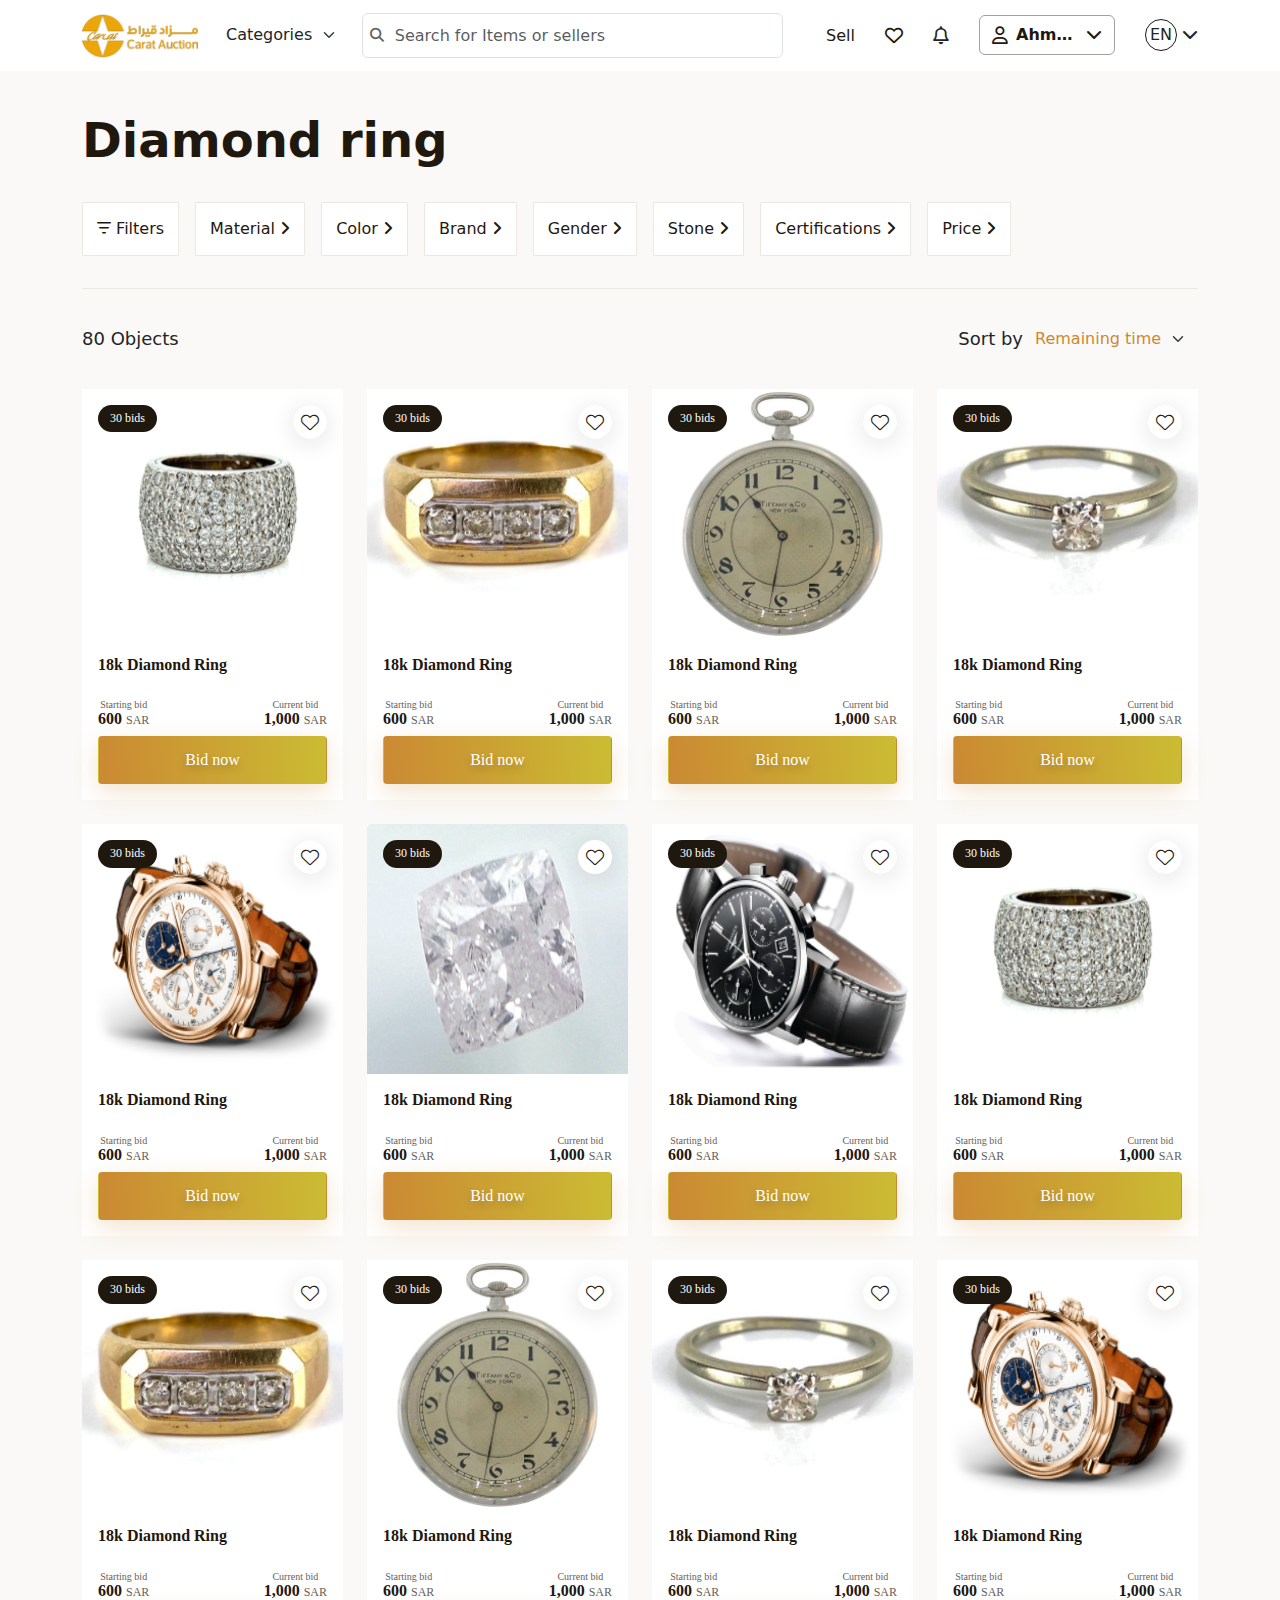
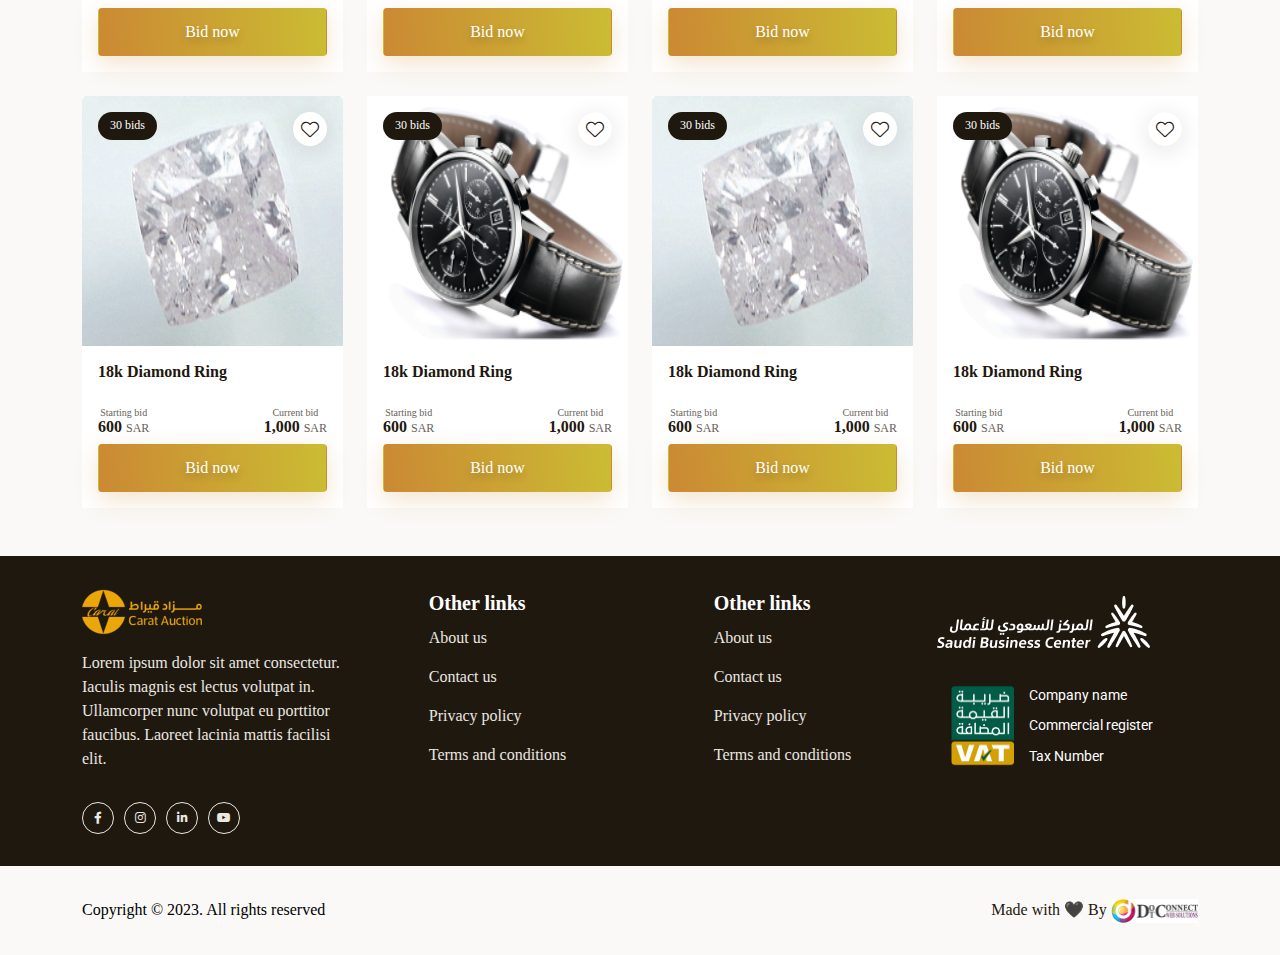
<file: Search.html>
<!DOCTYPE html>
<html>

<head>

  <meta name="description"
    content="A website that sells all products, such as washing machines, refrigerators, computer screens, and mobile phones" />
  <meta name="keywords" content="ecommerce, shopping" />
  <meta name="author" content="Wazin" />
  <meta http-equiv="content-Type" content="text/html;charset=UTF-8" />
  <meta name="viewport" content="width=device-width, initial-scale=1.0" />
  <title>Wazin</title>
  <meta name="apple-mobile-web-app-status-bar-style" content="default" />
  <link rel="icon" href="images/test/hover-image-01.webp" type="" />

  <!-- ================================================== -->
  <!-- bootstrap -->
  <link rel="stylesheet" href="css/bootstrap.min.css" />

  <!-- ================================================== -->

  <!-- fontawesome -->
  <link rel="stylesheet" href="css/all.min.css" />

  <!-- ================================================== -->
  <link rel="stylesheet" href="css/swiper-bundle.min.css" />


  <!-- Link Swiper's CSS -->
  <link rel="stylesheet" href="css/owl.carousel.min.css" />
  <link rel="stylesheet" href="css/owl.theme.default.min.css" />
  <!-- ================================================== -->
  <!-- style css en & ar -->

  <!-- the compressed, production -->
  <link rel="stylesheet" href="css/style-en.css" />
  <!-- <link rel="stylesheet" href="css/style-ar.css" /> -->


  <!-- ================================================== -->

  <style>
    :root {
      /* --mainColor: #5d1be0; */
    }
  </style>
  <!-- ================================================== -->
</head>

<body>
  <!-- ================================================== -->
  <!-- navbar -->
  <nav class="">
    <div class="box-nav ">
      <div class="container">

        <div class="box-items-nav">
          <div class="d-flex gap-3 w-100">
            <div class="box-logo-nav">
              <a href="index.html">
                <img src="images/test/logo-nav.png" alt="" />
              </a>
            </div>

            <div class="d-flex align-items-center justify-content-center w-100">
              <div class="box-Categories-nav box-Categories-nav-1">
                <select class="form-select select-Categories" aria-label="Default select example">
                  <option selected>Categories</option>
                  <option value="1">One</option>
                  <option value="2">Two</option>
                  <option value="3">Three</option>
                </select>
              </div>
              <div class="box-Search-nav">
                <input type="text" class="form-control Search-nav" placeholder="Search for Items or sellers">
                <div class="icon-Search-nav"><i class="fa-solid fa-magnifying-glass"></i></div>
              </div>
            </div>
          </div>

          <div class="box-list-link-nav-1">
            <ul class="box-lists-ul">

              <li class="item-link Favorite">
                <a href="index.html"></a>
              </li>

              <li class="item-link">
                <a href="index.html">Sell</a>
              </li>


              <li class="item-link">
                <button type="button" data-bs-toggle="offcanvas" data-bs-target="#offcanvasNavbarHeart"
                  aria-controls="offcanvasNavbarHeart" aria-label="Toggle navigation" class="btn btn-heart">
                  <i class="fa-regular fa-heart"></i>
                  <div class="item-count hide item-count-nav"><span class=""></span></div>
                </button>
              </li>

              <li class="item-link">
                <div class="box-Notices"><i class="fa-regular fa-bell"></i></div>
              </li>





              <!-- ------------------------------------------------------- -->

              <!-- <li class="item-link">
                <div class="box-Categories-nav box-Categories-nav-2">
                  <select class="form-select select-Categories" aria-label="Default select example">
                    <option selected>Categories</option>
                    <option value="1">One</option>
                    <option value="2">Two</option>
                    <option value="3">Three</option>
                  </select>
                </div>
              </li> -->

              <!-- ------------------------------------------------------- -->
              <!-- Sign in / Sign up -->
              <!-- <li class="item-link btn-buy-now box-button-Login-pc">
                <button type="button" data-bs-toggle="modal" data-bs-target="#logInModal" class="btn btn-Login">Sign in
                  / Sign up</button>
              </li> -->
              <!-- ------------------------------------------------------- -->

              <!-- ------------------------------------------------------- -->
              <!-- userName -->
              <li class="item-link">
                <div class="dropdown box-dropdown-userName">
                  <button class="btn btn-dropdown-userName" type="button" data-bs-toggle="dropdown"
                    aria-expanded="false">
                    <span class="icon-userName"><i class="fa-regular fa-user"></i></span>
                    <span class="userName">
                      Ahmed
                    </span>
                    <span><i class="fa-solid fa-chevron-down"></i></span>
                  </button>
                  <ul class="dropdown-menu">
                    <li><a class="dropdown-item active" href="#"><span><i
                            class="fa-light fa-basket-shopping"></i></span> Orders</a></li>
                    <li><a class="dropdown-item" href="#"><span><i class="fa-light fa-gear"></i></span> Settings </a>
                    </li>
                    <li><a class="dropdown-item" href="#"> <span><i
                            class="fa-light fa-arrow-right-from-bracket"></i></span> Sign out</a></li>
                  </ul>
                </div>
              </li>
              <!-- ------------------------------------------------------- -->

              <!-- ------------------------------------------------------- -->
              <!-- language -->
              <li class="item-link">
                <div class="dropdown box-language-dropdown">
                  <button class="btn btn-dropdown-language" type="button" data-bs-toggle="dropdown"
                    aria-expanded="false">
                    <span class="text-language">EN</span>
                    <span class="icon-language"><i class="fa-solid fa-chevron-down"></i></span>
                  </button>
                  <ul class="dropdown-menu">
                    <li><a class="dropdown-item" href="#">EN</a></li>
                    <li><a class="dropdown-item" href="#">AR</a></li>
                  </ul>
                </div>
              </li>
              <!-- ------------------------------------------------------- -->

              <!-- ------------------------------------------------------- -->
              <li class="item-link btn-buy-now box-Search-nav-mo">
                <div class="Search-nav-mo">
                  <input type="text" class="form-control Search-nav" placeholder="Search for Items or sellers">
                  <div class="icon-Search-nav"><i class="fa-solid fa-magnifying-glass"></i></div>
                </div>
              </li>
            </ul>
          </div>
          <div class="box-menu">
            <div id="nav-icon2">
              <span></span>
              <span></span>
              <span></span>
              <span></span>
              <span></span>
              <span></span>
            </div>
          </div>
        </div>
      </div>
    </div>
  </nav>
  <!-- ================================================== -->

  <!-- ================================================================================================================= -->
  <!-- Log In Modal-->
  <section>
    <div class="box-Modal-LogIn">
      <div class="modal fade" id="logInModal" tabindex="-1" aria-labelledby="exampleModalLabel" aria-hidden="true">
        <div class="modal-dialog modal-dialog-centered modal-dialog-LogIn">
          <div class="modal-content">
            <div class="modal-body">
              <!-- phone -->
              <div class="box-phone-login">

                <div class="d-flex flex-column gap-4">

                  <div class="d-flex align-items-center justify-content-between">
                    <span>Sign in or create an account</span>
                    <div class="box-close-modal">
                      <button type="button" class="btn-close" data-bs-dismiss="modal" aria-label="Close"></button>
                    </div>
                  </div>
                  <h3>Welcome back!</h3>
                  <form action="">
                    <label for="input-phone" class="form-label label-phone">Phone number</label>
                    <input type="tel" class="form-control input-phone" id="input-phone" placeholder="">
                    <button type="button" class="btn btn-LogIn-Modal" id="btnLogIn">Sign in</button>
                  </form>

                </div>
              </div>
              <!-- otp -->
              <div class="box-otp-login">

                <div class="row align-items-center">

                  <div class="col-xxl-12 col-xl-12 col-lg-12 col-md-12 col-sm-12">
                    <div class="d-flex align-items-center justify-content-between">
                      <div class="box-back-Phone-code">
                        <button class="btn btn-back-Phone"> <i class="fa-solid fa-arrow-left"></i></button>
                        <span>Verification code</span>
                      </div>
                      <div class="box-close-modal">
                        <button type="button" class="btn-close" data-bs-dismiss="modal" aria-label="Close"></button>
                      </div>
                    </div>


                    <form action="">
                      <p>Enter the code that sent to</p>
                      <div class="phone-in-otp">+966 597 556 153</div>

                      <input type="tel" class="form-control input-phone" id="input-phone" placeholder="">
                      <div class="d-flex align-items-center justify-content-center flex-column">

                        <button class="btn btn-Continue-OTP">Continue</button>
                        <button class="btn btn-Resend-OTP">Resend code</button>
                      </div>
                    </form>
                  </div>
                </div>
              </div>
            </div>
          </div>
        </div>
      </div>
    </div>
  </section>
  <!-- ================================================================================================================= -->

  <!-- ===================================================================================================== -->
  <!-- Favorite -->
  <aside>
    <div class="offcanvas box-aside-heart offcanvas-end" tabindex="-1" id="offcanvasNavbarHeart"
      aria-labelledby="offcanvasNavbarHeartLabel">
      <div class="offcanvas-header">
        <h2 class="offcanvas-title" id="offcanvasNavbarHeartLabel">
          Favorite
        </h2>
        <button type="button" class="btn-close-cart btn" data-bs-dismiss="offcanvas" aria-label="Close">
          close
        </button>
      </div>
      <hr />
      <div class="offcanvas-body offcanvas-body-Favorites">


        <!-- ========================================== -->
        <!-- TODO:dynamic product id -->
        <!-- code php -->

        <div class="box-all-item-heart">
          <!-- <div class="box-aside-cart-img-Quantity-trash-border ">
            <div class="box-aside-cart-img-Quantity-trash">
  
              <div class="d-flex gap-2 align-items-center">
                <div class="box-img-aside-heart">
                  <img src="images/test/Categories-1.png" alt="">
                </div>
                <div>
                  <h3>18k Diamond Ring</h3>
                </div>
              </div>
              <div>
                <button class="btn btn-delete">
                  <i class="fa-solid fa-trash"></i>
                </button>
              </div>
            </div>
          </div>
          <div class="box-aside-cart-img-Quantity-trash-border ">
            <div class="box-aside-cart-img-Quantity-trash">
  
              <div class="d-flex gap-2 align-items-center">
                <div class="box-img-aside-heart">
                  <img src="images/test/Categories-1.png" alt="">
                </div>
                <div>
                  <h3>18k Diamond Ring</h3>
                </div>
              </div>
              <div>
                <button class="btn btn-delete">
                  <i class="fa-solid fa-trash"></i>
                </button>
              </div>
            </div>
          </div> -->
        </div>

        <!-- ============================================ -->



      </div>
    </div>
  </aside>
  <!-- ===================================================================================================== -->

  <!-- ================================================== -->

  <section>
    <div class="">
      <div class="container">
        <div class="box-Jewelry box-Brands" >
          <h1>Diamond ring</h1>

          <div class="box-links-Filters">
            <div class="d-flex gap-3 flex-wrap">
              <button type="button" data-bs-toggle="offcanvas" data-bs-target="#offcanvasRight"
                aria-controls="offcanvasRight" class="btn-Filters-Links btn btn-Filters">
                <span><i class="fa-regular fa-bars-filter"></i></span>
                <span>Filters</span>
              </button>
              <button type="button" data-bs-toggle="offcanvas" data-bs-target="#offcanvasRight"
                aria-controls="offcanvasRight" class="btn-Filters-Links btn btn-Material">
                <span>Material</span>
                <span class="icon-arrow-filter"><i class="fa-solid fa-angle-right"></i></span>
              </button>
              <button type="button" data-bs-toggle="offcanvas" data-bs-target="#offcanvasRight"
                aria-controls="offcanvasRight" class="btn-Filters-Links btn btn-Color">
                <span>Color</span>
                <span class="icon-arrow-filter"><i class="fa-solid fa-angle-right"></i></span>
              </button>
              <button type="button" data-bs-toggle="offcanvas" data-bs-target="#offcanvasRight"
                aria-controls="offcanvasRight" class="btn-Filters-Links btn btn-Brand">
                <span>Brand</span>
                <span class="icon-arrow-filter"><i class="fa-solid fa-angle-right"></i></span>
              </button>
              <button type="button" data-bs-toggle="offcanvas" data-bs-target="#offcanvasRight"
                aria-controls="offcanvasRight" class="btn-Filters-Links btn btn-Gender">
                <span>Gender</span>
                <span class="icon-arrow-filter"><i class="fa-solid fa-angle-right"></i></span>
              </button>
              <button type="button" data-bs-toggle="offcanvas" data-bs-target="#offcanvasRight"
                aria-controls="offcanvasRight" class="btn-Filters-Links btn btn-Stone">
                <span>Stone</span>
                <span class="icon-arrow-filter"><i class="fa-solid fa-angle-right"></i></span>
              </button>
              <button type="button" data-bs-toggle="offcanvas" data-bs-target="#offcanvasRight"
                aria-controls="offcanvasRight" class="btn-Filters-Links btn btn-Certifications">
                <span>Certifications</span>
                <span class="icon-arrow-filter"><i class="fa-solid fa-angle-right"></i></span>
              </button>

              <button type="button" data-bs-toggle="offcanvas" data-bs-target="#offcanvasRight"
                aria-controls="offcanvasRight" class="btn-Filters-Links btn btn-Price">
                <span>Price</span>
                <span class="icon-arrow-filter"><i class="fa-solid fa-angle-right"></i></span>
              </button>
            </div>
          </div>
          <div class="box-Products-select-Objects-Jewelry">
            <div class="d-flex justify-content-between align-items-center">
              <span> 80 Objects</span>
              <div class="d-flex align-items-center">

                <div> Sort by </div>
                <select class="form-select select-time" aria-label="Default select example">
                  <option selected>Remaining time</option>
                  <option value="1">One</option>
                  <option value="2">Two</option>
                  <option value="3">Three</option>
                </select>

              </div>
            </div>

            <div class="box-Products-Jewelry">
              <div class="row g-4">
                <div class="col-xxl-3 col-xl-3 col-lg-4 col-md-6 col-sm-12">
                  <div class="item-data" data-product-id="40">
                    <div class="product-item pb-3">
                      <a href="Product-Details.html">
                        <div class="img-product img-data">
                          <img src="images/test/Rectangle1.png" alt="">
                        </div>
                      </a>
                      <div class="product-item-text">
                        <div>
                          <div class="bids">30 bids</div>
                        </div>
                        <div>
                          <button class="product-Favorite btn-Favorite-data "></button>
                        </div>
                        <h3 class="titel-product">18k Diamond Ring</h3>
                        <div class="d-flex align-items-center justify-content-between mt-4">
                          <div class="box-Starting">
                            <div class="item-Starting">Starting bid</div>
                            <h4>600 <span>SAR</span></h4>
                          </div>
                          <div class="box-Current">
                            <div class="item-Current">Current bid</div>
                            <h4>1,000 <span>SAR</span></h4>
                          </div>
                        </div>

                        <div class="">
                          <button class="btn btn-bid-now">Bid now</button>
                        </div>
                      </div>
                    </div>
                  </div>
                </div>
                <div class="col-xxl-3 col-xl-3 col-lg-4 col-md-6 col-sm-12">
                  <div class="item-data" data-product-id="41">
                    <div class="product-item pb-3">
                      <a href="Product-Details.html">
                        <div class="img-product img-data">
                          <img src="images/test/Rectangle2.png" alt="">
                        </div>
                      </a>
                      <div class="product-item-text">
                        <div>
                          <div class="bids">30 bids</div>
                        </div>
                        <div>
                          <button class="product-Favorite btn-Favorite-data "></button>
                        </div>
                        <h3 class="titel-product">18k Diamond Ring</h3>
                        <div class="d-flex align-items-center justify-content-between mt-4">
                          <div class="box-Starting">
                            <div class="item-Starting">Starting bid</div>
                            <h4>600 <span>SAR</span></h4>
                          </div>
                          <div class="box-Current">
                            <div class="item-Current">Current bid</div>
                            <h4>1,000 <span>SAR</span></h4>
                          </div>
                        </div>

                        <div class="">
                          <button class="btn btn-bid-now">Bid now</button>
                        </div>
                      </div>
                    </div>
                  </div>
                </div>
                <div class="col-xxl-3 col-xl-3 col-lg-4 col-md-6 col-sm-12">
                  <div class="item-data" data-product-id="42">
                    <div class="product-item pb-3">
                      <a href="Product-Details.html">
                        <div class="img-product img-data">
                          <img src="images/test/Rectangle3.png" alt="">
                        </div>
                      </a>
                      <div class="product-item-text">
                        <div>
                          <div class="bids">30 bids</div>
                        </div>
                        <div>
                          <button class="product-Favorite btn-Favorite-data "></button>
                        </div>
                        <h3 class="titel-product">18k Diamond Ring</h3>
                        <div class="d-flex align-items-center justify-content-between mt-4">
                          <div class="box-Starting">
                            <div class="item-Starting">Starting bid</div>
                            <h4>600 <span>SAR</span></h4>
                          </div>
                          <div class="box-Current">
                            <div class="item-Current">Current bid</div>
                            <h4>1,000 <span>SAR</span></h4>
                          </div>
                        </div>

                        <div class="">
                          <button class="btn btn-bid-now">Bid now</button>
                        </div>
                      </div>
                    </div>
                  </div>
                </div>
                <div class="col-xxl-3 col-xl-3 col-lg-4 col-md-6 col-sm-12">
                  <div class="item-data" data-product-50>
                    <div class="product-item pb-3">
                      <a href="Product-Details.html">
                        <div class="img-product img-data">
                          <img src="images/test/Rectangle4.png" alt="">
                        </div>
                      </a>
                      <div class="product-item-text">
                        <div>
                          <div class="bids">30 bids</div>
                        </div>
                        <div>
                          <button class="product-Favorite btn-Favorite-data "></button>
                        </div>
                        <h3 class="titel-product">18k Diamond Ring</h3>
                        <div class="d-flex align-items-center justify-content-between mt-4">
                          <div class="box-Starting">
                            <div class="item-Starting">Starting bid</div>
                            <h4>600 <span>SAR</span></h4>
                          </div>
                          <div class="box-Current">
                            <div class="item-Current">Current bid</div>
                            <h4>1,000 <span>SAR</span></h4>
                          </div>
                        </div>

                        <div class="">
                          <button class="btn btn-bid-now">Bid now</button>
                        </div>
                      </div>
                    </div>
                  </div>
                </div>
                <div class="col-xxl-3 col-xl-3 col-lg-4 col-md-6 col-sm-12">
                  <div class="item-data" data-product-id="44">
                    <div class="product-item pb-3">
                      <a href="Product-Details.html">
                        <div class="img-product img-data">
                          <img src="images/test/Rectangle5.png" alt="">
                        </div>
                      </a>
                      <div class="product-item-text">
                        <div>
                          <div class="bids">30 bids</div>
                        </div>
                        <div>
                          <button class="product-Favorite btn-Favorite-data "></button>
                        </div>
                        <h3 class="titel-product">18k Diamond Ring</h3>
                        <div class="d-flex align-items-center justify-content-between mt-4">
                          <div class="box-Starting">
                            <div class="item-Starting">Starting bid</div>
                            <h4>600 <span>SAR</span></h4>
                          </div>
                          <div class="box-Current">
                            <div class="item-Current">Current bid</div>
                            <h4>1,000 <span>SAR</span></h4>
                          </div>
                        </div>

                        <div class="">
                          <button class="btn btn-bid-now">Bid now</button>
                        </div>
                      </div>
                    </div>
                  </div>
                </div>
                <div class="col-xxl-3 col-xl-3 col-lg-4 col-md-6 col-sm-12">
                  <div class="item-data" data-product-id="45">
                    <div class="product-item pb-3">
                      <a href="Product-Details.html">
                        <div class="img-product img-data">
                          <img src="images/test/Rectangle6.png" alt="">
                        </div>
                      </a>
                      <div class="product-item-text">
                        <div>
                          <div class="bids">30 bids</div>
                        </div>
                        <div>
                          <button class="product-Favorite btn-Favorite-data "></button>
                        </div>
                        <h3 class="titel-product">18k Diamond Ring</h3>
                        <div class="d-flex align-items-center justify-content-between mt-4">
                          <div class="box-Starting">
                            <div class="item-Starting">Starting bid</div>
                            <h4>600 <span>SAR</span></h4>
                          </div>
                          <div class="box-Current">
                            <div class="item-Current">Current bid</div>
                            <h4>1,000 <span>SAR</span></h4>
                          </div>
                        </div>

                        <div class="">
                          <button class="btn btn-bid-now">Bid now</button>
                        </div>
                      </div>
                    </div>
                  </div>
                </div>
                <div class="col-xxl-3 col-xl-3 col-lg-4 col-md-6 col-sm-12">
                  <div class="item-data" data-product-id="46">
                    <div class="product-item pb-3">
                      <a href="Product-Details.html">
                        <div class="img-product img-data">
                          <img src="images/test/Rectangle7.png" alt="">
                        </div>
                      </a>
                      <div class="product-item-text">
                        <div>
                          <div class="bids">30 bids</div>
                        </div>
                        <div>
                          <button class="product-Favorite btn-Favorite-data "></button>
                        </div>
                        <h3 class="titel-product">18k Diamond Ring</h3>
                        <div class="d-flex align-items-center justify-content-between mt-4">
                          <div class="box-Starting">
                            <div class="item-Starting">Starting bid</div>
                            <h4>600 <span>SAR</span></h4>
                          </div>
                          <div class="box-Current">
                            <div class="item-Current">Current bid</div>
                            <h4>1,000 <span>SAR</span></h4>
                          </div>
                        </div>

                        <div class="">
                          <button class="btn btn-bid-now">Bid now</button>
                        </div>
                      </div>
                    </div>
                  </div>
                </div>
                <div class="col-xxl-3 col-xl-3 col-lg-4 col-md-6 col-sm-12">
                  <div class="item-data" data-product-id="47">
                    <div class="product-item pb-3">
                      <a href="Product-Details.html">
                        <div class="img-product img-data">
                          <img src="images/test/Rectangle1.png" alt="">
                        </div>
                      </a>
                      <div class="product-item-text">
                        <div>
                          <div class="bids">30 bids</div>
                        </div>
                        <div>
                          <button class="product-Favorite btn-Favorite-data "></button>
                        </div>
                        <h3 class="titel-product">18k Diamond Ring</h3>
                        <div class="d-flex align-items-center justify-content-between mt-4">
                          <div class="box-Starting">
                            <div class="item-Starting">Starting bid</div>
                            <h4>600 <span>SAR</span></h4>
                          </div>
                          <div class="box-Current">
                            <div class="item-Current">Current bid</div>
                            <h4>1,000 <span>SAR</span></h4>
                          </div>
                        </div>

                        <div class="">
                          <button class="btn btn-bid-now">Bid now</button>
                        </div>
                      </div>
                    </div>
                  </div>
                </div>
                <div class="col-xxl-3 col-xl-3 col-lg-4 col-md-6 col-sm-12">
                  <div class="item-data" data-product-id="48">
                    <div class="product-item pb-3">
                      <a href="Product-Details.html">
                        <div class="img-product img-data">
                          <img src="images/test/Rectangle2.png" alt="">
                        </div>
                      </a>
                      <div class="product-item-text">
                        <div>
                          <div class="bids">30 bids</div>
                        </div>
                        <div>
                          <button class="product-Favorite btn-Favorite-data "></button>
                        </div>
                        <h3 class="titel-product">18k Diamond Ring</h3>
                        <div class="d-flex align-items-center justify-content-between mt-4">
                          <div class="box-Starting">
                            <div class="item-Starting">Starting bid</div>
                            <h4>600 <span>SAR</span></h4>
                          </div>
                          <div class="box-Current">
                            <div class="item-Current">Current bid</div>
                            <h4>1,000 <span>SAR</span></h4>
                          </div>
                        </div>

                        <div class="">
                          <button class="btn btn-bid-now">Bid now</button>
                        </div>
                      </div>
                    </div>
                  </div>
                </div>
                <div class="col-xxl-3 col-xl-3 col-lg-4 col-md-6 col-sm-12">
                  <div class="item-data" data-product-id="49">
                    <div class="product-item pb-3">
                      <a href="Product-Details.html">
                        <div class="img-product img-data">
                          <img src="images/test/Rectangle3.png" alt="">
                        </div>
                      </a>
                      <div class="product-item-text">
                        <div>
                          <div class="bids">30 bids</div>
                        </div>
                        <div>
                          <button class="product-Favorite btn-Favorite-data "></button>
                        </div>
                        <h3 class="titel-product">18k Diamond Ring</h3>
                        <div class="d-flex align-items-center justify-content-between mt-4">
                          <div class="box-Starting">
                            <div class="item-Starting">Starting bid</div>
                            <h4>600 <span>SAR</span></h4>
                          </div>
                          <div class="box-Current">
                            <div class="item-Current">Current bid</div>
                            <h4>1,000 <span>SAR</span></h4>
                          </div>
                        </div>

                        <div class="">
                          <button class="btn btn-bid-now">Bid now</button>
                        </div>
                      </div>
                    </div>
                  </div>
                </div>
                <div class="col-xxl-3 col-xl-3 col-lg-4 col-md-6 col-sm-12">
                  <div class="item-data" data-product-id="50">
                    <div class="product-item pb-3">
                      <a href="Product-Details.html">
                        <div class="img-product img-data">
                          <img src="images/test/Rectangle4.png" alt="">
                        </div>
                      </a>
                      <div class="product-item-text">
                        <div>
                          <div class="bids">30 bids</div>
                        </div>
                        <div>
                          <button class="product-Favorite btn-Favorite-data "></button>
                        </div>
                        <h3 class="titel-product">18k Diamond Ring</h3>
                        <div class="d-flex align-items-center justify-content-between mt-4">
                          <div class="box-Starting">
                            <div class="item-Starting">Starting bid</div>
                            <h4>600 <span>SAR</span></h4>
                          </div>
                          <div class="box-Current">
                            <div class="item-Current">Current bid</div>
                            <h4>1,000 <span>SAR</span></h4>
                          </div>
                        </div>

                        <div class="">
                          <button class="btn btn-bid-now">Bid now</button>
                        </div>
                      </div>
                    </div>
                  </div>
                </div>
                <div class="col-xxl-3 col-xl-3 col-lg-4 col-md-6 col-sm-12">
                  <div class="item-data" data-product-id="51">
                    <div class="product-item pb-3">
                      <a href="Product-Details.html">
                        <div class="img-product img-data">
                          <img src="images/test/Rectangle5.png" alt="">
                        </div>
                      </a>
                      <div class="product-item-text">
                        <div>
                          <div class="bids">30 bids</div>
                        </div>
                        <div>
                          <button class="product-Favorite btn-Favorite-data "></button>
                        </div>
                        <h3 class="titel-product">18k Diamond Ring</h3>
                        <div class="d-flex align-items-center justify-content-between mt-4">
                          <div class="box-Starting">
                            <div class="item-Starting">Starting bid</div>
                            <h4>600 <span>SAR</span></h4>
                          </div>
                          <div class="box-Current">
                            <div class="item-Current">Current bid</div>
                            <h4>1,000 <span>SAR</span></h4>
                          </div>
                        </div>

                        <div class="">
                          <button class="btn btn-bid-now">Bid now</button>
                        </div>
                      </div>
                    </div>
                  </div>
                </div>
                <div class="col-xxl-3 col-xl-3 col-lg-4 col-md-6 col-sm-12">
                  <div class="item-data" data-product-id="52">
                    <div class="product-item pb-3">
                      <a href="Product-Details.html">
                        <div class="img-product img-data">
                          <img src="images/test/Rectangle6.png" alt="">
                        </div>
                      </a>
                      <div class="product-item-text">
                        <div>
                          <div class="bids">30 bids</div>
                        </div>
                        <div>
                          <button class="product-Favorite btn-Favorite-data "></button>
                        </div>
                        <h3 class="titel-product">18k Diamond Ring</h3>
                        <div class="d-flex align-items-center justify-content-between mt-4">
                          <div class="box-Starting">
                            <div class="item-Starting">Starting bid</div>
                            <h4>600 <span>SAR</span></h4>
                          </div>
                          <div class="box-Current">
                            <div class="item-Current">Current bid</div>
                            <h4>1,000 <span>SAR</span></h4>
                          </div>
                        </div>

                        <div class="">
                          <button class="btn btn-bid-now">Bid now</button>
                        </div>
                      </div>
                    </div>
                  </div>
                </div>
                <div class="col-xxl-3 col-xl-3 col-lg-4 col-md-6 col-sm-12">
                  <div class="item-data" data-product-id="53">
                    <div class="product-item pb-3">
                      <a href="Product-Details.html">
                        <div class="img-product img-data">
                          <img src="images/test/Rectangle7.png" alt="">
                        </div>
                      </a>
                      <div class="product-item-text">
                        <div>
                          <div class="bids">30 bids</div>
                        </div>
                        <div>
                          <button class="product-Favorite btn-Favorite-data "></button>
                        </div>
                        <h3 class="titel-product">18k Diamond Ring</h3>
                        <div class="d-flex align-items-center justify-content-between mt-4">
                          <div class="box-Starting">
                            <div class="item-Starting">Starting bid</div>
                            <h4>600 <span>SAR</span></h4>
                          </div>
                          <div class="box-Current">
                            <div class="item-Current">Current bid</div>
                            <h4>1,000 <span>SAR</span></h4>
                          </div>
                        </div>

                        <div class="">
                          <button class="btn btn-bid-now">Bid now</button>
                        </div>
                      </div>
                    </div>
                  </div>
                </div>
                <div class="col-xxl-3 col-xl-3 col-lg-4 col-md-6 col-sm-12">
                  <div class="item-data" data-product-id="54">
                    <div class="product-item pb-3">
                      <a href="Product-Details.html">
                        <div class="img-product img-data">
                          <img src="images/test/Rectangle6.png" alt="">
                        </div>
                      </a>
                      <div class="product-item-text">
                        <div>
                          <div class="bids">30 bids</div>
                        </div>
                        <div>
                          <button class="product-Favorite btn-Favorite-data "></button>
                        </div>
                        <h3 class="titel-product">18k Diamond Ring</h3>
                        <div class="d-flex align-items-center justify-content-between mt-4">
                          <div class="box-Starting">
                            <div class="item-Starting">Starting bid</div>
                            <h4>600 <span>SAR</span></h4>
                          </div>
                          <div class="box-Current">
                            <div class="item-Current">Current bid</div>
                            <h4>1,000 <span>SAR</span></h4>
                          </div>
                        </div>

                        <div class="">
                          <button class="btn btn-bid-now">Bid now</button>
                        </div>
                      </div>
                    </div>
                  </div>
                </div>
                <div class="col-xxl-3 col-xl-3 col-lg-4 col-md-6 col-sm-12">
                  <div class="item-data" data-product-id="55">
                    <div class="product-item pb-3">
                      <a href="Product-Details.html">
                        <div class="img-product img-data">
                          <img src="images/test/Rectangle7.png" alt="">
                        </div>
                      </a>
                      <div class="product-item-text">
                        <div>
                          <div class="bids">30 bids</div>
                        </div>
                        <div>
                          <button class="product-Favorite btn-Favorite-data "></button>
                        </div>
                        <h3 class="titel-product">18k Diamond Ring</h3>
                        <div class="d-flex align-items-center justify-content-between mt-4">
                          <div class="box-Starting">
                            <div class="item-Starting">Starting bid</div>
                            <h4>600 <span>SAR</span></h4>
                          </div>
                          <div class="box-Current">
                            <div class="item-Current">Current bid</div>
                            <h4>1,000 <span>SAR</span></h4>
                          </div>
                        </div>

                        <div class="">
                          <button class="btn btn-bid-now">Bid now</button>
                        </div>
                      </div>
                    </div>
                  </div>
                </div>
              </div>
            </div>
          </div>
        </div>
      </div>
    </div>
  </section>

  <!-- ================================================== -->

  <section>
    <div class="box-sidbar-Filters">
      <div class="offcanvas offcanvas-end" tabindex="-1" id="offcanvasRight" aria-labelledby="offcanvasRightLabel">
        <div class="offcanvas-body box-offcanvas-body">

          <!-- --------------------------------------------------------------- -->
          <div class="body-Filters h-100">
            <div class="d-flex align-items-center  justify-content-between">
              <div class="d-flex gap-3 align-items-center">
                <button type="button" class="btn-close" data-bs-dismiss="offcanvas" aria-label="Close"></button>
                <span class="titel-name">Filters</span>
              </div>
              <div>
                <button class="btn btn-Clear">Clear</button>
              </div>
            </div>
            <div class="box-body-items vh-70">
              <ul>
                <li>
                  <button
                    class="btn btn-Material btn-all-sidbar d-flex align-items-center justify-content-between w-100">
                    <span>Material</span>
                    <span class="icon-arrow-filter"><i class="fa-solid fa-angle-right"></i></span>
                  </button>
                </li>
                <li>
                  <button
                    class="btn btn-Color btn-all-sidbar d-flex align-items-center justify-content-between w-100">
                    <span>Color</span>
                    <span class="icon-arrow-filter"><i class="fa-solid fa-angle-right"></i></span>
                  </button>
                </li>
                <li>
                  <button
                    class="btn btn-Brand btn-all-sidbar d-flex align-items-center justify-content-between w-100">
                    <span>Brand</span>
                    <span class="icon-arrow-filter"><i class="fa-solid fa-angle-right"></i></span>
                  </button>
                </li>
                <li>
                  <button
                    class="btn btn-Gender btn-all-sidbar d-flex align-items-center justify-content-between w-100">
                    <span>Gender</span>
                    <span class="icon-arrow-filter"><i class="fa-solid fa-angle-right"></i></span>
                  </button>
                </li>
                <li>
                  <button
                    class="btn btn-Stone btn-all-sidbar d-flex align-items-center justify-content-between w-100">
                    <span>Stone</span>
                    <span class="icon-arrow-filter"><i class="fa-solid fa-angle-right"></i></span>
                  </button>
                </li>
                <li>
                  <button
                    class="btn btn-Certifications btn-all-sidbar d-flex align-items-center justify-content-between w-100">
                    <span>Certifications</span>
                    <span class="icon-arrow-filter"><i class="fa-solid fa-angle-right"></i></span>
                  </button>
                </li>
                <li>
                  <button
                    class="btn btn-Price btn-all-sidbar d-flex align-items-center justify-content-between w-100">
                    <span>Price</span>
                    <span class="icon-arrow-filter"><i class="fa-solid fa-angle-right"></i></span>
                  </button>
                </li>
                <li>
                  <button
                    class="btn btn-Price btn-all-sidbar d-flex align-items-center justify-content-between w-100">
                    <span>Price</span>
                    <span class="icon-arrow-filter"><i class="fa-solid fa-angle-right"></i></span>
                  </button>
                </li>
                <li>
                  <button
                    class="btn btn-Price btn-all-sidbar d-flex align-items-center justify-content-between w-100">
                    <span>Price</span>
                    <span class="icon-arrow-filter"><i class="fa-solid fa-angle-right"></i></span>
                  </button>
                </li>
                <li>
                  <button
                    class="btn btn-Price btn-all-sidbar d-flex align-items-center justify-content-between w-100">
                    <span>Price</span>
                    <span class="icon-arrow-filter"><i class="fa-solid fa-angle-right"></i></span>
                  </button>
                </li>
              </ul>
            </div>
            <button class="btn btn-all-Filters">Show 350 objects</button>
          </div>
          <!-- --------------------------------------------------------------- -->
          <div class="body-Material h-100">
            <div class="d-flex align-items-center  justify-content-between">
              <div class="d-flex gap-3 align-items-center">
                <button type="button" class="btn-close" data-bs-dismiss="offcanvas" aria-label="Close"></button>
                <span class="titel-name">Material</span>
              </div>
              <div>
                <button class="btn btn-Clear">Clear</button>
              </div>
            </div>
            <div class="box-form-check box-body-items vh-70">
              <form action="">
                <div class="form-check box-check-filter">
                  <input class="form-check-input" type="checkbox" value="" id="flexCheckDefault1">
                  <label class="form-check-label label-check-filters" for="flexCheckDefault1">
                    Diamond <span>(20)</span>
                  </label>
                </div>
                <div class="form-check box-check-filter">
                  <input class="form-check-input" type="checkbox" value="" id="flexCheckDefault2">
                  <label class="form-check-label label-check-filters" for="flexCheckDefault2">
                    Sapphire <span>(50)</span>
                  </label>
                </div>
                <div class="form-check box-check-filter">
                  <input class="form-check-input" type="checkbox" value="" id="flexCheckDefault3">
                  <label class="form-check-label label-check-filters" for="flexCheckDefault3">
                    Emerald  <span>(12)</span>
                  </label>
                </div>

                <div class="form-check box-check-filter">
                  <input class="form-check-input" type="checkbox" value="" id="flexCheckDefault4">
                  <label class="form-check-label label-check-filters" for="flexCheckDefault4">
                    Tanzanite <span>(14)</span>
                  </label>
                </div>

                <div class="form-check box-check-filter">
                  <input class="form-check-input" type="checkbox" value="" id="flexCheckDefault5">
                  <label class="form-check-label label-check-filters" for="flexCheckDefault5">
                    Ruby  <span>(12)</span>
                  </label>
                </div>

                <div class="form-check box-check-filter">
                  <input class="form-check-input" type="checkbox" value="" id="flexCheckDefault6">
                  <label class="form-check-label label-check-filters" for="flexCheckDefault6">
                    Sapphires  <span>(12)</span>
                  </label>
                </div>

                <div class="form-check box-check-filter">
                  <input class="form-check-input" type="checkbox" value="" id="flexCheckDefault7">
                  <label class="form-check-label label-check-filters" for="flexCheckDefault7">
                    Amethyst  <span>(12)</span>
                  </label>
                </div>

                <div class="form-check box-check-filter">
                  <input class="form-check-input" type="checkbox" value="" id="flexCheckDefault8">
                  <label class="form-check-label label-check-filters" for="flexCheckDefault8">
                    Topaz  <span>(12)</span>
                  </label>
                </div>

                <div class="form-check box-check-filter">
                  <input class="form-check-input" type="checkbox" value="" id="flexCheckDefault9">
                  <label class="form-check-label label-check-filters" for="flexCheckDefault9">
                    Pearl  <span>(12)</span>
                  </label>
                </div>
                <div class="form-check box-check-filter">
                  <input class="form-check-input" type="checkbox" value="" id="flexCheckDefault10">
                  <label class="form-check-label label-check-filters" for="flexCheckDefault10">
                    Akoya Pearl  <span>(12)</span>
                  </label>
                </div>
                <div class="form-check box-check-filter">
                  <input class="form-check-input" type="checkbox" value="" id="flexCheckDefault11">
                  <label class="form-check-label label-check-filters" for="flexCheckDefault11">
                    Spinel  <span>(12)</span>
                  </label>
                </div>

                <div class="form-check box-check-filter">
                  <input class="form-check-input" type="checkbox" value="" id="flexCheckDefault12">
                  <label class="form-check-label label-check-filters" for="flexCheckDefault12">
                    Spinel  <span>(12)</span>
                  </label>
                </div>
              </form>
            </div>
            <button class="btn btn-all-Filters">Show 350 objects</button>
          </div>
          <!-- --------------------------------------------------------------- -->
          <div class="body-Color h-100">
            <div class="d-flex align-items-center  justify-content-between">
              <div class="d-flex gap-3 align-items-center">
                <button type="button" class="btn-close" data-bs-dismiss="offcanvas" aria-label="Close"></button>
                <span class="titel-name">Color</span>
              </div>
              <div>
                <button class="btn btn-Clear">Clear</button>
              </div>
            </div>
            <div class="box-form-check box-body-items vh-70">
              <form action="">
                <div class="form-check box-check-filter">
                  <input class="form-check-input" type="checkbox" value="" id="flexCheckDefault13">
                  <label class="form-check-label label-check-filters" for="flexCheckDefault13">
                    Diamond <span>(20)</span>
                  </label>
                </div>
                <div class="form-check box-check-filter">
                  <input class="form-check-input" type="checkbox" value="" id="flexCheckDefault14">
                  <label class="form-check-label label-check-filters" for="flexCheckDefault14">
                    Sapphire <span>(50)</span>
                  </label>
                </div>
                <div class="form-check box-check-filter">
                  <input class="form-check-input" type="checkbox" value="" id="flexCheckDefault15">
                  <label class="form-check-label label-check-filters" for="flexCheckDefault15">
                    Emerald  <span>(12)</span>
                  </label>
                </div>

                <div class="form-check box-check-filter">
                  <input class="form-check-input" type="checkbox" value="" id="flexCheckDefault16">
                  <label class="form-check-label label-check-filters" for="flexCheckDefault16">
                    Tanzanite <span>(14)</span>
                  </label>
                </div>

                <div class="form-check box-check-filter">
                  <input class="form-check-input" type="checkbox" value="" id="flexCheckDefault17">
                  <label class="form-check-label label-check-filters" for="flexCheckDefault17">
                    Ruby  <span>(12)</span>
                  </label>
                </div>

                <div class="form-check box-check-filter">
                  <input class="form-check-input" type="checkbox" value="" id="flexCheckDefault18">
                  <label class="form-check-label label-check-filters" for="flexCheckDefault18">
                    Sapphires  <span>(12)</span>
                  </label>
                </div>

                <div class="form-check box-check-filter">
                  <input class="form-check-input" type="checkbox" value="" id="flexCheckDefault19">
                  <label class="form-check-label label-check-filters" for="flexCheckDefault19">
                    Amethyst  <span>(12)</span>
                  </label>
                </div>

                <div class="form-check box-check-filter">
                  <input class="form-check-input" type="checkbox" value="" id="flexCheckDefault20">
                  <label class="form-check-label label-check-filters" for="flexCheckDefault20">
                    Topaz  <span>(12)</span>
                  </label>
                </div>

                <div class="form-check box-check-filter">
                  <input class="form-check-input" type="checkbox" value="" id="flexCheckDefault21">
                  <label class="form-check-label label-check-filters" for="flexCheckDefault21">
                    Pearl  <span>(12)</span>
                  </label>
                </div>
                <div class="form-check box-check-filter">
                  <input class="form-check-input" type="checkbox" value="" id="flexCheckDefault22">
                  <label class="form-check-label label-check-filters" for="flexCheckDefault22">
                    Akoya Pearl  <span>(12)</span>
                  </label>
                </div>
                <div class="form-check box-check-filter">
                  <input class="form-check-input" type="checkbox" value="" id="flexCheckDefault23">
                  <label class="form-check-label label-check-filters" for="flexCheckDefault23">
                    Spinel  <span>(12)</span>
                  </label>
                </div>

                <div class="form-check box-check-filter">
                  <input class="form-check-input" type="checkbox" value="" id="flexCheckDefault24">
                  <label class="form-check-label label-check-filters" for="flexCheckDefault24">
                    Spinel  <span>(12)</span>
                  </label>
                </div>
              </form>
            </div>
            <button class="btn btn-all-Filters">Show 350 objects</button>
          </div>
          <!-- --------------------------------------------------------------- -->
          <div class="body-Brand h-100">
            <div class="d-flex align-items-center  justify-content-between">
              <div class="d-flex gap-3 align-items-center">
                <button type="button" class="btn-close" data-bs-dismiss="offcanvas" aria-label="Close"></button>
                <span class="titel-name">Brand</span>
              </div>
              <div>
                <button class="btn btn-Clear">Clear</button>
              </div>
            </div>
            <div class="box-form-check box-body-items vh-70">
              <form action="">
                <div class="form-check box-check-filter">
                  <input class="form-check-input" type="checkbox" value="" id="flexCheckDefault25">
                  <label class="form-check-label label-check-filters" for="flexCheckDefault25">
                    Diamond <span>(20)</span>
                  </label>
                </div>
                <div class="form-check box-check-filter">
                  <input class="form-check-input" type="checkbox" value="" id="flexCheckDefault26">
                  <label class="form-check-label label-check-filters" for="flexCheckDefault26">
                    Sapphire <span>(50)</span>
                  </label>
                </div>
                <div class="form-check box-check-filter">
                  <input class="form-check-input" type="checkbox" value="" id="flexCheckDefault27">
                  <label class="form-check-label label-check-filters" for="flexCheckDefault27">
                    Emerald  <span>(12)</span>
                  </label>
                </div>

                <div class="form-check box-check-filter">
                  <input class="form-check-input" type="checkbox" value="" id="flexCheckDefault28">
                  <label class="form-check-label label-check-filters" for="flexCheckDefault28">
                    Tanzanite <span>(14)</span>
                  </label>
                </div>

                <div class="form-check box-check-filter">
                  <input class="form-check-input" type="checkbox" value="" id="flexCheckDefault29">
                  <label class="form-check-label label-check-filters" for="flexCheckDefault29">
                    Ruby  <span>(12)</span>
                  </label>
                </div>

                <div class="form-check box-check-filter">
                  <input class="form-check-input" type="checkbox" value="" id="flexCheckDefault30">
                  <label class="form-check-label label-check-filters" for="flexCheckDefault30">
                    Sapphires  <span>(12)</span>
                  </label>
                </div>

                <div class="form-check box-check-filter">
                  <input class="form-check-input" type="checkbox" value="" id="flexCheckDefault31">
                  <label class="form-check-label label-check-filters" for="flexCheckDefault31">
                    Amethyst  <span>(12)</span>
                  </label>
                </div>

                <div class="form-check box-check-filter">
                  <input class="form-check-input" type="checkbox" value="" id="flexCheckDefault32">
                  <label class="form-check-label label-check-filters" for="flexCheckDefault32">
                    Topaz  <span>(12)</span>
                  </label>
                </div>

                <div class="form-check box-check-filter">
                  <input class="form-check-input" type="checkbox" value="" id="flexCheckDefault33">
                  <label class="form-check-label label-check-filters" for="flexCheckDefault33">
                    Pearl  <span>(12)</span>
                  </label>
                </div>
                <div class="form-check box-check-filter">
                  <input class="form-check-input" type="checkbox" value="" id="flexCheckDefault34">
                  <label class="form-check-label label-check-filters" for="flexCheckDefault34">
                    Akoya Pearl  <span>(12)</span>
                  </label>
                </div>
                <div class="form-check box-check-filter">
                  <input class="form-check-input" type="checkbox" value="" id="flexCheckDefault35">
                  <label class="form-check-label label-check-filters" for="flexCheckDefault35">
                    Spinel  <span>(12)</span>
                  </label>
                </div>

                <div class="form-check box-check-filter">
                  <input class="form-check-input" type="checkbox" value="" id="flexCheckDefault36">
                  <label class="form-check-label label-check-filters" for="flexCheckDefault36">
                    Spinel  <span>(12)</span>
                  </label>
                </div>
              </form>
            </div>
            <button class="btn btn-all-Filters">Show 350 objects</button>
          </div>
          <!-- --------------------------------------------------------------- -->
          <div class="body-Gender h-100">
            <div class="d-flex align-items-center  justify-content-between">
              <div class="d-flex gap-3 align-items-center">
                <button type="button" class="btn-close" data-bs-dismiss="offcanvas" aria-label="Close"></button>
                <span class="titel-name">Gender</span>
              </div>
              <div>
                <button class="btn btn-Clear">Clear</button>
              </div>
            </div>
            <div class="box-form-check box-body-items vh-70">
              <form action="">
                <div class="form-check box-check-filter">
                  <input class="form-check-input" type="checkbox" value="" id="flexCheckDefault37">
                  <label class="form-check-label label-check-filters" for="flexCheckDefault37">
                    Diamond <span>(20)</span>
                  </label>
                </div>
                <div class="form-check box-check-filter">
                  <input class="form-check-input" type="checkbox" value="" id="flexCheckDefault38">
                  <label class="form-check-label label-check-filters" for="flexCheckDefault38">
                    Sapphire <span>(50)</span>
                  </label>
                </div>
                <div class="form-check box-check-filter">
                  <input class="form-check-input" type="checkbox" value="" id="flexCheckDefault39">
                  <label class="form-check-label label-check-filters" for="flexCheckDefault39">
                    Emerald  <span>(12)</span>
                  </label>
                </div>

                <div class="form-check box-check-filter">
                  <input class="form-check-input" type="checkbox" value="" id="flexCheckDefault40">
                  <label class="form-check-label label-check-filters" for="flexCheckDefault40">
                    Tanzanite <span>(14)</span>
                  </label>
                </div>

                <div class="form-check box-check-filter">
                  <input class="form-check-input" type="checkbox" value="" id="flexCheckDefault41">
                  <label class="form-check-label label-check-filters" for="flexCheckDefault41">
                    Ruby  <span>(12)</span>
                  </label>
                </div>

                <div class="form-check box-check-filter">
                  <input class="form-check-input" type="checkbox" value="" id="flexCheckDefault42">
                  <label class="form-check-label label-check-filters" for="flexCheckDefault42">
                    Sapphires  <span>(12)</span>
                  </label>
                </div>

                <div class="form-check box-check-filter">
                  <input class="form-check-input" type="checkbox" value="" id="flexCheckDefault43">
                  <label class="form-check-label label-check-filters" for="flexCheckDefault43">
                    Amethyst  <span>(12)</span>
                  </label>
                </div>

                <div class="form-check box-check-filter">
                  <input class="form-check-input" type="checkbox" value="" id="flexCheckDefault44">
                  <label class="form-check-label label-check-filters" for="flexCheckDefault44">
                    Topaz  <span>(12)</span>
                  </label>
                </div>

                <div class="form-check box-check-filter">
                  <input class="form-check-input" type="checkbox" value="" id="flexCheckDefault45">
                  <label class="form-check-label label-check-filters" for="flexCheckDefault45">
                    Pearl  <span>(12)</span>
                  </label>
                </div>
                <div class="form-check box-check-filter">
                  <input class="form-check-input" type="checkbox" value="" id="flexCheckDefault146">
                  <label class="form-check-label label-check-filters" for="flexCheckDefault146">
                    Akoya Pearl  <span>(12)</span>
                  </label>
                </div>
                <div class="form-check box-check-filter">
                  <input class="form-check-input" type="checkbox" value="" id="flexCheckDefault147">
                  <label class="form-check-label label-check-filters" for="flexCheckDefault147">
                    Spinel  <span>(12)</span>
                  </label>
                </div>

                <div class="form-check box-check-filter">
                  <input class="form-check-input" type="checkbox" value="" id="flexCheckDefault1248">
                  <label class="form-check-label label-check-filters" for="flexCheckDefault1248">
                    Spinel  <span>(12)</span>
                  </label>
                </div>
              </form>
            </div>
            <button class="btn btn-all-Filters">Show 350 objects</button>
          </div>
          <!-- --------------------------------------------------------------- -->
          <div class="body-Stone h-100">
            <div class="d-flex align-items-center  justify-content-between">
              <div class="d-flex gap-3 align-items-center">
                <button type="button" class="btn-close" data-bs-dismiss="offcanvas" aria-label="Close"></button>
                <span class="titel-name">Stone</span>
              </div>
              <div>
                <button class="btn btn-Clear">Clear</button>
              </div>
            </div>
            <div class="box-form-check box-body-items vh-70">
              <form action="">
                <div class="form-check box-check-filter">
                  <input class="form-check-input" type="checkbox" value="" id="flexCheckDefault149">
                  <label class="form-check-label label-check-filters" for="flexCheckDefault149">
                    Diamond <span>(20)</span>
                  </label>
                </div>
                <div class="form-check box-check-filter">
                  <input class="form-check-input" type="checkbox" value="" id="flexCheckDefault250">
                  <label class="form-check-label label-check-filters" for="flexCheckDefault250">
                    Sapphire <span>(50)</span>
                  </label>
                </div>
                <div class="form-check box-check-filter">
                  <input class="form-check-input" type="checkbox" value="" id="flexCheckDefault351">
                  <label class="form-check-label label-check-filters" for="flexCheckDefault351">
                    Emerald  <span>(12)</span>
                  </label>
                </div>

                <div class="form-check box-check-filter">
                  <input class="form-check-input" type="checkbox" value="" id="flexCheckDefault452">
                  <label class="form-check-label label-check-filters" for="flexCheckDefault452">
                    Tanzanite <span>(14)</span>
                  </label>
                </div>

                <div class="form-check box-check-filter">
                  <input class="form-check-input" type="checkbox" value="" id="flexCheckDefault53">
                  <label class="form-check-label label-check-filters" for="flexCheckDefault53">
                    Ruby  <span>(12)</span>
                  </label>
                </div>

                <div class="form-check box-check-filter">
                  <input class="form-check-input" type="checkbox" value="" id="flexCheckDefault654">
                  <label class="form-check-label label-check-filters" for="flexCheckDefault654">
                    Sapphires  <span>(12)</span>
                  </label>
                </div>

                <div class="form-check box-check-filter">
                  <input class="form-check-input" type="checkbox" value="" id="flexCheckDefault755">
                  <label class="form-check-label label-check-filters" for="flexCheckDefault755">
                    Amethyst  <span>(12)</span>
                  </label>
                </div>

                <div class="form-check box-check-filter">
                  <input class="form-check-input" type="checkbox" value="" id="flexCheckDefault856">
                  <label class="form-check-label label-check-filters" for="flexCheckDefault856">
                    Topaz  <span>(12)</span>
                  </label>
                </div>

                <div class="form-check box-check-filter">
                  <input class="form-check-input" type="checkbox" value="" id="flexCheckDefault957">
                  <label class="form-check-label label-check-filters" for="flexCheckDefault957">
                    Pearl  <span>(12)</span>
                  </label>
                </div>
                <div class="form-check box-check-filter">
                  <input class="form-check-input" type="checkbox" value="" id="flexCheckDefault1058">
                  <label class="form-check-label label-check-filters" for="flexCheckDefault1058">
                    Akoya Pearl  <span>(12)</span>
                  </label>
                </div>
                <div class="form-check box-check-filter">
                  <input class="form-check-input" type="checkbox" value="" id="flexCheckDefault1159">
                  <label class="form-check-label label-check-filters" for="flexCheckDefault1159">
                    Spinel  <span>(12)</span>
                  </label>
                </div>

                <div class="form-check box-check-filter">
                  <input class="form-check-input" type="checkbox" value="" id="flexCheckDefault1260">
                  <label class="form-check-label label-check-filters" for="flexCheckDefault1260">
                    Spinel  <span>(12)</span>
                  </label>
                </div>
              </form>
            </div>
            <button class="btn btn-all-Filters">Show 350 objects</button>
          </div>
          <!-- --------------------------------------------------------------- -->
          <div class="body-Certifications h-100">
            <div class="d-flex align-items-center  justify-content-between">
              <div class="d-flex gap-3 align-items-center">
                <button type="button" class="btn-close" data-bs-dismiss="offcanvas" aria-label="Close"></button>
                <span class="titel-name">Certifications</span>
              </div>
              <div>
                <button class="btn btn-Clear">Clear</button>
              </div>
            </div>
            <div class="box-form-check box-body-items vh-70">
              <form action="">
                <div class="form-check box-check-filter">
                  <input class="form-check-input" type="checkbox" value="" id="flexCheckDefault61">
                  <label class="form-check-label label-check-filters" for="flexCheckDefault61">
                    Diamond <span>(20)</span>
                  </label>
                </div>
                <div class="form-check box-check-filter">
                  <input class="form-check-input" type="checkbox" value="" id="flexCheckDefault62">
                  <label class="form-check-label label-check-filters" for="flexCheckDefault62">
                    Sapphire <span>(50)</span>
                  </label>
                </div>
                <div class="form-check box-check-filter">
                  <input class="form-check-input" type="checkbox" value="" id="flexCheckDefault63">
                  <label class="form-check-label label-check-filters" for="flexCheckDefault63">
                    Emerald  <span>(12)</span>
                  </label>
                </div>

                <div class="form-check box-check-filter">
                  <input class="form-check-input" type="checkbox" value="" id="flexCheckDefault64">
                  <label class="form-check-label label-check-filters" for="flexCheckDefault64">
                    Tanzanite <span>(14)</span>
                  </label>
                </div>

                <div class="form-check box-check-filter">
                  <input class="form-check-input" type="checkbox" value="" id="flexCheckDefault65">
                  <label class="form-check-label label-check-filters" for="flexCheckDefault65">
                    Ruby  <span>(12)</span>
                  </label>
                </div>

                <div class="form-check box-check-filter">
                  <input class="form-check-input" type="checkbox" value="" id="flexCheckDefault66">
                  <label class="form-check-label label-check-filters" for="flexCheckDefault66">
                    Sapphires  <span>(12)</span>
                  </label>
                </div>

                <div class="form-check box-check-filter">
                  <input class="form-check-input" type="checkbox" value="" id="flexCheckDefault67">
                  <label class="form-check-label label-check-filters" for="flexCheckDefault67">
                    Amethyst  <span>(12)</span>
                  </label>
                </div>

                <div class="form-check box-check-filter">
                  <input class="form-check-input" type="checkbox" value="" id="flexCheckDefault68">
                  <label class="form-check-label label-check-filters" for="flexCheckDefault68">
                    Topaz  <span>(12)</span>
                  </label>
                </div>

                <div class="form-check box-check-filter">
                  <input class="form-check-input" type="checkbox" value="" id="flexCheckDefault69">
                  <label class="form-check-label label-check-filters" for="flexCheckDefault69">
                    Pearl  <span>(12)</span>
                  </label>
                </div>
                <div class="form-check box-check-filter">
                  <input class="form-check-input" type="checkbox" value="" id="flexCheckDefault610">
                  <label class="form-check-label label-check-filters" for="flexCheckDefault610">
                    Akoya Pearl  <span>(12)</span>
                  </label>
                </div>
                <div class="form-check box-check-filter">
                  <input class="form-check-input" type="checkbox" value="" id="flexCheckDefault611">
                  <label class="form-check-label label-check-filters" for="flexCheckDefault611">
                    Spinel  <span>(12)</span>
                  </label>
                </div>

                <div class="form-check box-check-filter">
                  <input class="form-check-input" type="checkbox" value="" id="flexCheckDefault612">
                  <label class="form-check-label label-check-filters" for="flexCheckDefault612">
                    Spinel  <span>(12)</span>
                  </label>
                </div>
              </form>
            </div>
            <button class="btn btn-all-Filters">Show 350 objects</button>
          </div>
          <!-- --------------------------------------------------------------- -->
          <div class="body-Price h-100">
            <div class="d-flex align-items-center  justify-content-between">
              <div class="d-flex gap-3 align-items-center">
                <button type="button" class="btn-close" data-bs-dismiss="offcanvas" aria-label="Close"></button>
                <span class="titel-name">Price</span>
              </div>
              <div>
                <button class="btn btn-Clear">Clear</button>
              </div>
            </div>
            <div class="box-form-check box-body-items vh-70">
              <form action="">
                <div class="form-check box-check-filter">
                  <input class="form-check-input" type="checkbox" value="" id="flexCheckDefault71">
                  <label class="form-check-label label-check-filters" for="flexCheckDefault71">
                    Diamond <span>(20)</span>
                  </label>
                </div>
                <div class="form-check box-check-filter">
                  <input class="form-check-input" type="checkbox" value="" id="flexCheckDefault72">
                  <label class="form-check-label label-check-filters" for="flexCheckDefault72">
                    Sapphire <span>(50)</span>
                  </label>
                </div>
                <div class="form-check box-check-filter">
                  <input class="form-check-input" type="checkbox" value="" id="flexCheckDefault73">
                  <label class="form-check-label label-check-filters" for="flexCheckDefault73">
                    Emerald  <span>(12)</span>
                  </label>
                </div>

                <div class="form-check box-check-filter">
                  <input class="form-check-input" type="checkbox" value="" id="flexCheckDefault74">
                  <label class="form-check-label label-check-filters" for="flexCheckDefault74">
                    Tanzanite <span>(14)</span>
                  </label>
                </div>

                <div class="form-check box-check-filter">
                  <input class="form-check-input" type="checkbox" value="" id="flexCheckDefault75">
                  <label class="form-check-label label-check-filters" for="flexCheckDefault75">
                    Ruby  <span>(12)</span>
                  </label>
                </div>

                <div class="form-check box-check-filter">
                  <input class="form-check-input" type="checkbox" value="" id="flexCheckDefault76">
                  <label class="form-check-label label-check-filters" for="flexCheckDefault76">
                    Sapphires  <span>(12)</span>
                  </label>
                </div>

                <div class="form-check box-check-filter">
                  <input class="form-check-input" type="checkbox" value="" id="flexCheckDefault77">
                  <label class="form-check-label label-check-filters" for="flexCheckDefault77">
                    Amethyst  <span>(12)</span>
                  </label>
                </div>

                <div class="form-check box-check-filter">
                  <input class="form-check-input" type="checkbox" value="" id="flexCheckDefault78">
                  <label class="form-check-label label-check-filters" for="flexCheckDefault78">
                    Topaz  <span>(12)</span>
                  </label>
                </div>

                <div class="form-check box-check-filter">
                  <input class="form-check-input" type="checkbox" value="" id="flexCheckDefault79">
                  <label class="form-check-label label-check-filters" for="flexCheckDefault79">
                    Pearl  <span>(12)</span>
                  </label>
                </div>
                <div class="form-check box-check-filter">
                  <input class="form-check-input" type="checkbox" value="" id="flexCheckDefault710">
                  <label class="form-check-label label-check-filters" for="flexCheckDefault710">
                    Akoya Pearl  <span>(12)</span>
                  </label>
                </div>
                <div class="form-check box-check-filter">
                  <input class="form-check-input" type="checkbox" value="" id="flexCheckDefault711">
                  <label class="form-check-label label-check-filters" for="flexCheckDefault711">
                    Spinel  <span>(12)</span>
                  </label>
                </div>

                <div class="form-check box-check-filter">
                  <input class="form-check-input" type="checkbox" value="" id="flexCheckDefault712">
                  <label class="form-check-label label-check-filters" for="flexCheckDefault712">
                    Spinel  <span>(12)</span>
                  </label>
                </div>
              </form>
            </div>
            <button class="btn btn-all-Filters">Show 350 objects</button>
          </div>
          <!-- --------------------------------------------------------------- -->

          <!-- --------------------------------------------------------------- -->
          
        </div>
      </div>
    </div>
  </section>

  <!-- ================================================== -->
  <!-- footer -->
  <footer>
    <div class="box-footer">
      <div class="container">
        <div class="row justify-content-center">
          <div class="col-xl-3 col-lg-3 col-md-12 col-sm-12">
            <div class="box-footer-item">
              <div class="box-img-logo-footer">
                <img src="images/test/logo-footer.png" alt="">
              </div>
              <p>Lorem ipsum dolor sit amet consectetur. Iaculis magnis est lectus volutpat in. Ullamcorper nunc
                volutpat
                eu porttitor faucibus. Laoreet lacinia mattis facilisi elit.</p>

              <div class="box-social-media">
                <ul>
                  <li><a href="#"><i class="fa-brands fa-facebook-f"></i></a></li>
                  <li><a href="#"><i class="fa-brands fa-instagram"></i></a></li>
                  <li><a href="#"><i class="fa-brands fa-linkedin-in"></i></a></li>
                  <li><a href="#"><i class="fa-brands fa-youtube"></i></a></li>
                </ul>
              </div>
            </div>
          </div>
          <div class="col-xl-3 col-lg-3 col-md-12 col-sm-12 box-footer-item-2-3-all">
            <div class="box-footer-item-2-3">
              <h3>Other links</h3>
              <div class="box-item-link-footer">
                <ul>
                  <li><a href="">About us</a></li>
                  <li><a href="">Contact us</a></li>
                  <li><a href="">Privacy policy</a></li>
                  <li><a href="">Terms and conditions</a></li>
                </ul>
              </div>
            </div>
          </div>
          <div class="col-xl-3 col-lg-3 col-md-12 col-sm-12 box-footer-item-2-3-all">
            <div class="box-footer-item-2-3">
              <h3>Other links</h3>
              <div class="box-item-link-footer">
                <ul>
                  <li><a href="">About us</a></li>
                  <li><a href="">Contact us</a></li>
                  <li><a href="">Privacy policy</a></li>
                  <li><a href="">Terms and conditions</a></li>
                </ul>
              </div>
            </div>
          </div>
          <div class="col-xl-3 col-lg-3 col-md-12 col-sm-12">
            <div class="box-img-sudi-business">
              <img src="images/test/sudi-business.png" alt="">
            </div>
            <div class="box-VAT">
              <div class="box-img-VAT">
                <img src="images/test/avt.png" alt="">
              </div>
              <div class="box-text-VAt">
                <ul>
                  <li>Company name</li>
                  <li>Commercial register</li>
                  <li>Tax Number</li>
                </ul>
              </div>
            </div>
          </div>
        </div>
      </div>
    </div>

    <div class="container">
      <div class="box-Copyright-Made-with">
        <div class="box-Copyright">
          <p>Copyright © 2023. All rights reserved</p>
        </div>
        <div class="box-Made-with">
          <p>Made with 🖤 By <span><img src="images/test/dotconnect logo1 1.png" alt=""></span></p>
        </div>
      </div>
    </div>

  </footer>
  <!-- ================================================== -->

  <!-- ================================================== -->
  <!-- js -->
  <script src="js/code.jquery.com_jquery-3.7.1.min.js"></script>
  <script src="js/bootstrap.bundle.min.js"></script>

  <!-- owl carousel JS -->
  <script src="js/owl.carousel.min.js"></script>

  <!-- Swiper JS -->
  <script src="js/swiper-bundle.min.js"></script>

  <script src="js/main-en.js"></script>
  <!-- <script src="js/main-ar.js"></script> -->
  <!-- ===================================================================================================== -->
</body>

</html>
</file>
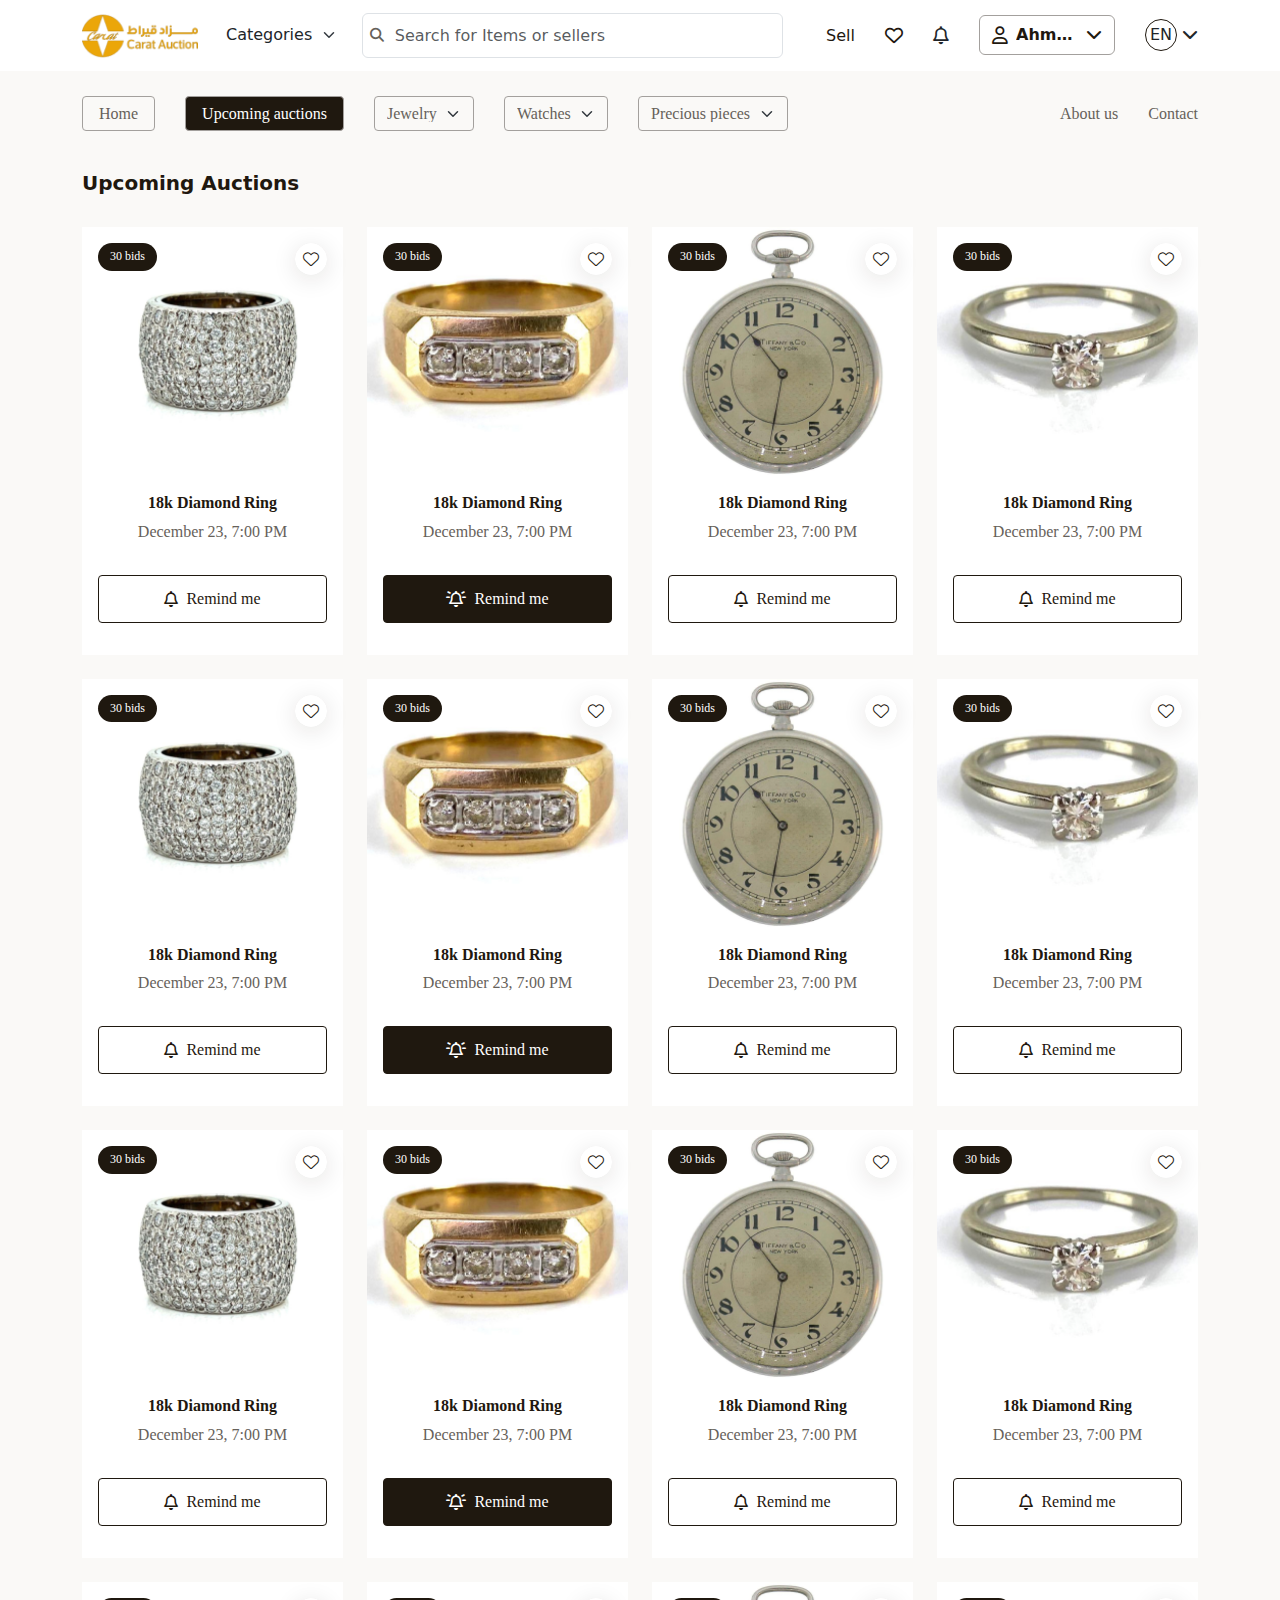
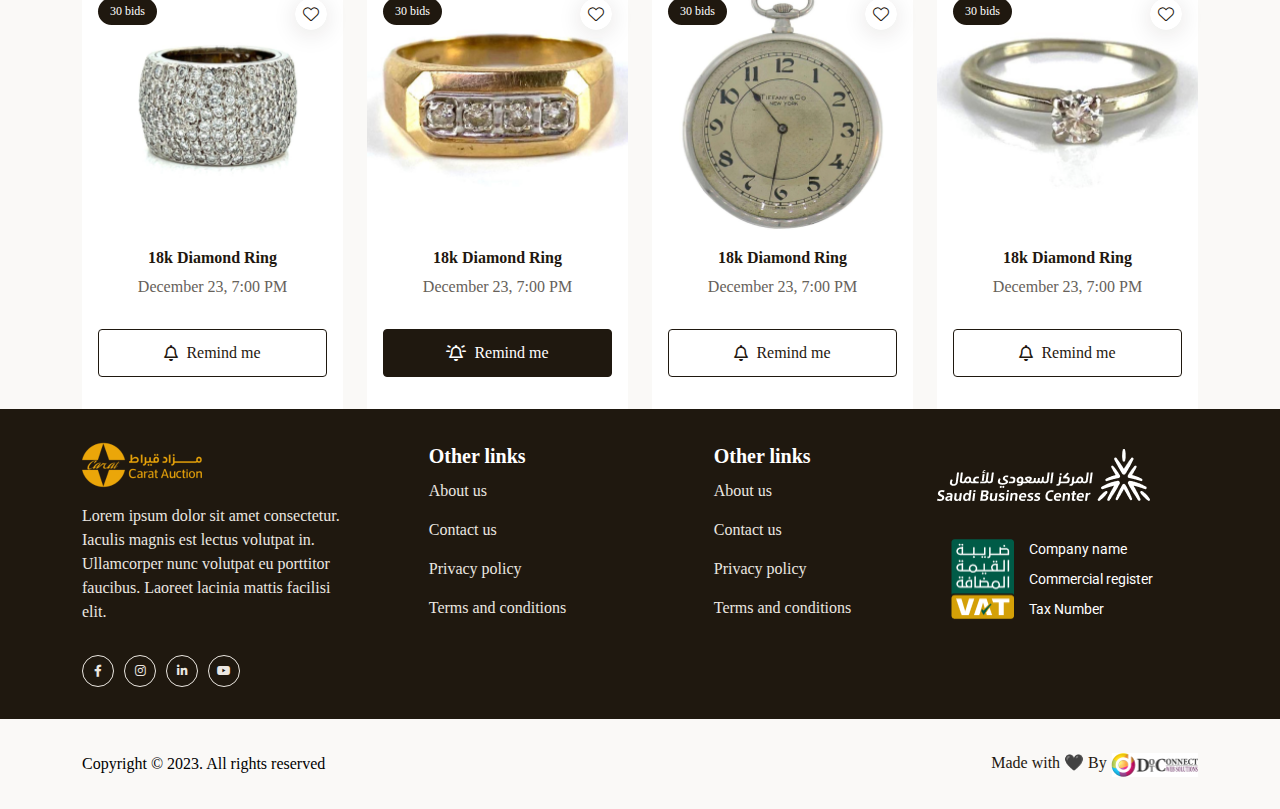
<file: Upcoming-Auctions.html>
<!DOCTYPE html>
<html>

<head>

  <meta name="description"
    content="A website that sells all products, such as washing machines, refrigerators, computer screens, and mobile phones" />
  <meta name="keywords" content="ecommerce, shopping" />
  <meta name="author" content="Wazin" />
  <meta http-equiv="content-Type" content="text/html;charset=UTF-8" />
  <meta name="viewport" content="width=device-width, initial-scale=1.0" />
  <title>Wazin</title>
  <meta name="apple-mobile-web-app-status-bar-style" content="default" />
  <link rel="icon" href="images/test/hover-image-01.webp" type="" />

  <!-- ================================================== -->
  <!-- bootstrap -->
  <link rel="stylesheet" href="css/bootstrap.min.css" />

  <!-- ================================================== -->

  <!-- fontawesome -->
  <link rel="stylesheet" href="css/all.min.css" />

  <!-- ================================================== -->
  <link rel="stylesheet" href="css/swiper-bundle.min.css" />


  <!-- Link Swiper's CSS -->
  <link rel="stylesheet" href="css/owl.carousel.min.css" />
  <link rel="stylesheet" href="css/owl.theme.default.min.css" />
  <!-- ================================================== -->
  <!-- style css en & ar -->

  <!-- the compressed, production -->
  <link rel="stylesheet" href="css/style-en.css" />
  <!-- <link rel="stylesheet" href="css/style-ar.css" /> -->


  <!-- ================================================== -->

  <style>
    :root {
      /* --mainColor: #5d1be0; */
    }
  </style>
  <!-- ================================================== -->
</head>

<body>

  <!-- ================================================== -->
  <!-- navbar -->
  <nav class="">
    <div class="box-nav ">
      <div class="container">

        <div class="box-items-nav">
          <div class="d-flex gap-3 w-100">
            <div class="box-logo-nav">
              <a href="index.html">
                <img src="images/test/logo-nav.png" alt="" />
              </a>
            </div>

            <div class="d-flex align-items-center justify-content-center w-100">
              <div class="box-Categories-nav box-Categories-nav-1">
                <select class="form-select select-Categories" aria-label="Default select example">
                  <option selected>Categories</option>
                  <option value="1">One</option>
                  <option value="2">Two</option>
                  <option value="3">Three</option>
                </select>
              </div>
              <div class="box-Search-nav">
                <input type="text" class="form-control Search-nav" placeholder="Search for Items or sellers">
                <div class="icon-Search-nav"><i class="fa-solid fa-magnifying-glass"></i></div>
              </div>
            </div>
          </div>

          <div class="box-list-link-nav-1">
            <ul class="box-lists-ul">

              <li class="item-link Favorite">
                <a href="index.html"></a>
              </li>

              <li class="item-link">
                <a href="index.html">Sell</a>
              </li>


              <li class="item-link">
                <button type="button" data-bs-toggle="offcanvas" data-bs-target="#offcanvasNavbarHeart"
                  aria-controls="offcanvasNavbarHeart" aria-label="Toggle navigation" class="btn btn-heart">
                  <i class="fa-regular fa-heart"></i>
                  <div class="item-count hide item-count-nav"><span class=""></span></div>
                </button>
              </li>

              <li class="item-link">
                <div class="box-Notices"><i class="fa-regular fa-bell"></i></div>
              </li>





              <!-- ------------------------------------------------------- -->

              <!-- <li class="item-link">
                <div class="box-Categories-nav box-Categories-nav-2">
                  <select class="form-select select-Categories" aria-label="Default select example">
                    <option selected>Categories</option>
                    <option value="1">One</option>
                    <option value="2">Two</option>
                    <option value="3">Three</option>
                  </select>
                </div>
              </li> -->

              <!-- ------------------------------------------------------- -->
              <!-- Sign in / Sign up -->
              <!-- <li class="item-link btn-buy-now box-button-Login-pc">
                <button type="button" data-bs-toggle="modal" data-bs-target="#logInModal" class="btn btn-Login">Sign in
                  / Sign up</button>
              </li> -->
              <!-- ------------------------------------------------------- -->

              <!-- ------------------------------------------------------- -->
              <!-- userName -->
              <li class="item-link">
                <div class="dropdown box-dropdown-userName">
                  <button class="btn btn-dropdown-userName" type="button" data-bs-toggle="dropdown"
                    aria-expanded="false">
                    <span class="icon-userName"><i class="fa-regular fa-user"></i></span>
                    <span class="userName">
                      Ahmed
                    </span>
                    <span><i class="fa-solid fa-chevron-down"></i></span>
                  </button>
                  <ul class="dropdown-menu">
                    <li><a class="dropdown-item active" href="#"><span><i
                            class="fa-light fa-basket-shopping"></i></span> Orders</a></li>
                    <li><a class="dropdown-item" href="#"><span><i class="fa-light fa-gear"></i></span> Settings </a>
                    </li>
                    <li><a class="dropdown-item" href="#"> <span><i
                            class="fa-light fa-arrow-right-from-bracket"></i></span> Sign out</a></li>
                  </ul>
                </div>
              </li>
              <!-- ------------------------------------------------------- -->

              <!-- ------------------------------------------------------- -->
              <!-- language -->
              <li class="item-link">
                <div class="dropdown box-language-dropdown">
                  <button class="btn btn-dropdown-language" type="button" data-bs-toggle="dropdown"
                    aria-expanded="false">
                    <span class="text-language">EN</span>
                    <span class="icon-language"><i class="fa-solid fa-chevron-down"></i></span>
                  </button>
                  <ul class="dropdown-menu">
                    <li><a class="dropdown-item" href="#">EN</a></li>
                    <li><a class="dropdown-item" href="#">AR</a></li>
                  </ul>
                </div>
              </li>
              <!-- ------------------------------------------------------- -->

              <!-- ------------------------------------------------------- -->
              <li class="item-link btn-buy-now box-Search-nav-mo">
                <div class="Search-nav-mo">
                  <input type="text" class="form-control Search-nav" placeholder="Search for Items or sellers">
                  <div class="icon-Search-nav"><i class="fa-solid fa-magnifying-glass"></i></div>
                </div>
              </li>
            </ul>
          </div>
          <div class="box-menu">
            <div id="nav-icon2">
              <span></span>
              <span></span>
              <span></span>
              <span></span>
              <span></span>
              <span></span>
            </div>
          </div>
        </div>
      </div>
    </div>
  </nav>
  <!-- ================================================== -->

  <!-- ================================================================================================================= -->
  <!-- Log In Modal-->
  <section>
    <div class="box-Modal-LogIn">
      <div class="modal fade" id="logInModal" tabindex="-1" aria-labelledby="exampleModalLabel" aria-hidden="true">
        <div class="modal-dialog modal-dialog-centered modal-dialog-LogIn">
          <div class="modal-content">
            <div class="modal-body">
              <!-- phone -->
              <div class="box-phone-login">

                <div class="d-flex flex-column gap-4">

                  <div class="d-flex align-items-center justify-content-between">
                    <span>Sign in or create an account</span>
                    <div class="box-close-modal">
                      <button type="button" class="btn-close" data-bs-dismiss="modal" aria-label="Close"></button>
                    </div>
                  </div>
                  <h3>Welcome back!</h3>
                  <form action="">
                    <label for="input-phone" class="form-label label-phone">Phone number</label>
                    <input type="tel" class="form-control input-phone" id="input-phone" placeholder="">
                    <button type="button" class="btn btn-LogIn-Modal" id="btnLogIn">Sign in</button>
                  </form>

                </div>
              </div>
              <!-- otp -->
              <div class="box-otp-login">

                <div class="row align-items-center">

                  <div class="col-xxl-12 col-xl-12 col-lg-12 col-md-12 col-sm-12">
                    <div class="d-flex align-items-center justify-content-between">
                      <div class="box-back-Phone-code">
                        <button class="btn btn-back-Phone"> <i class="fa-solid fa-arrow-left"></i></button>
                        <span>Verification code</span>
                      </div>
                      <div class="box-close-modal">
                        <button type="button" class="btn-close" data-bs-dismiss="modal" aria-label="Close"></button>
                      </div>
                    </div>


                    <form action="">
                      <p>Enter the code that sent to</p>
                      <div class="phone-in-otp">+966 597 556 153</div>

                      <input type="tel" class="form-control input-phone" id="input-phone" placeholder="">
                      <div class="d-flex align-items-center justify-content-center flex-column">

                        <button class="btn btn-Continue-OTP">Continue</button>
                        <button class="btn btn-Resend-OTP">Resend code</button>
                      </div>
                    </form>
                  </div>
                </div>
              </div>
            </div>
          </div>
        </div>
      </div>
    </div>
  </section>
  <!-- ================================================================================================================= -->

  <!-- ===================================================================================================== -->
  <!-- Favorite -->
  <aside>
    <div class="offcanvas box-aside-heart offcanvas-end" tabindex="-1" id="offcanvasNavbarHeart"
      aria-labelledby="offcanvasNavbarHeartLabel">
      <div class="offcanvas-header">
        <h2 class="offcanvas-title" id="offcanvasNavbarHeartLabel">
          Favorite
        </h2>
        <button type="button" class="btn-close-cart btn" data-bs-dismiss="offcanvas" aria-label="Close">
          close
        </button>
      </div>
      <hr />
      <div class="offcanvas-body offcanvas-body-Favorites">


        <!-- ========================================== -->
        <!-- TODO:dynamic product id -->
        <!-- code php -->

        <div class="box-all-item-heart">
          <!-- <div class="box-aside-cart-img-Quantity-trash-border ">
            <div class="box-aside-cart-img-Quantity-trash">
  
              <div class="d-flex gap-2 align-items-center">
                <div class="box-img-aside-heart">
                  <img src="images/test/Categories-1.png" alt="">
                </div>
                <div>
                  <h3>18k Diamond Ring</h3>
                </div>
              </div>
              <div>
                <button class="btn btn-delete">
                  <i class="fa-solid fa-trash"></i>
                </button>
              </div>
            </div>
          </div>
          <div class="box-aside-cart-img-Quantity-trash-border ">
            <div class="box-aside-cart-img-Quantity-trash">
  
              <div class="d-flex gap-2 align-items-center">
                <div class="box-img-aside-heart">
                  <img src="images/test/Categories-1.png" alt="">
                </div>
                <div>
                  <h3>18k Diamond Ring</h3>
                </div>
              </div>
              <div>
                <button class="btn btn-delete">
                  <i class="fa-solid fa-trash"></i>
                </button>
              </div>
            </div>
          </div> -->
        </div>
        <!-- ============================================ -->
      </div>
    </div>
  </aside>
  <!-- ===================================================================================================== -->

  <!-- ================================================== -->
  <!-- nav-2 -->
  <nav>
    <div class="container box-pc-mo-nav-2">
      <div class="nav-pc">
        <div class="box-all-item-1-2">
          <div class="box-item-1-nav-2 py-3">
            <div class="item-link-nav-2">
              <a class="link-nav-2-home-Upcoming link-nav-2" href="index.html">Home</a>
            </div>

            <div class="box-Upcoming-auctions">
              <a href="Upcoming-Auctions.html" class="link-nav-2-home-Upcoming active-nav-2 link-nav-2">Upcoming
                auctions</a>
            </div>
            <div>
              <select class="form-select select-nav-2" aria-label="Default select example">
                <option selected>Jewelry</option>
                <option value="1">One</option>
                <option value="2">Two</option>
                <option value="3">Three</option>
              </select>
            </div>
            <div>
              <select class="form-select select-nav-2" aria-label="Default select example">
                <option selected>Watches</option>
                <option value="1">One</option>
                <option value="2">Two</option>
                <option value="3">Three</option>
              </select>
            </div>
            <div>
              <select class="form-select select-nav-2" aria-label="Default select example">
                <option selected>Precious pieces</option>
                <option value="1">One</option>
                <option value="2">Two</option>
                <option value="3">Three</option>
              </select>
            </div>
          </div>

          <div class=" box-item-2-nav-2">
            <div>
              <div class="item-link-nav-2">
                <a class="link-nav-2" href="">About us</a>
              </div>
            </div>
            <div>
              <div class="item-link-nav-2">
                <a class="link-nav-2" href="">Contact</a>
              </div>
            </div>
          </div>
        </div>
      </div>

      <div class="nav-mo">
        <div class="box-all-item-1-2 ">
          <div class="d-flex justify-content-between align-items-center my-3">
            <div class="box-item-1-nav-2">
              <div class="item-link-nav-2">
                <a class="link-nav-2" href="">Home</a>
              </div>

              <div>
                <div class="item-link-nav-2">
                  <a class="link-nav-2" href="">About us</a>
                </div>
              </div>
              <div>
                <div class="item-link-nav-2">
                  <a class="link-nav-2" href="">Contact</a>
                </div>
              </div>
            </div>
            <div class="d-flex gap-3 align-items-center">
              <div class="box-Upcoming-auctions">
                <a href="Upcoming-Auctions.html" class="link-nav-2-home-Upcoming active-nav-2 link-nav-2">Upcoming
                  auctions</a>
              </div>
              <div class="item-link btn-buy-now box-button-Login-mo">
                <button type="button" data-bs-toggle="modal" data-bs-target="#logInModal" class="btn btn-Login"><i
                    class="fa-solid fa-user"></i></button>
              </div>
            </div>
          </div>

          <div class=" box-item-2-nav-2  mb-3">
            <div>
              <select class="form-select select-nav-2" aria-label="Default select example">
                <option selected>Jewelry</option>
                <option value="1">One</option>
                <option value="2">Two</option>
                <option value="3">Three</option>
              </select>
            </div>
            <div>
              <select class="form-select select-nav-2" aria-label="Default select example">
                <option selected>Watches</option>
                <option value="1">One</option>
                <option value="2">Two</option>
                <option value="3">Three</option>
              </select>
            </div>
            <div>
              <select class="form-select select-nav-2" aria-label="Default select example">
                <option selected>Precious pieces</option>
                <option value="1">One</option>
                <option value="2">Two</option>
                <option value="3">Three</option>
              </select>
            </div>
          </div>
        </div>
      </div>
    </div>
  </nav>
  <!-- ================================================== -->

  <section>
    <div class="box-Upcoming-Auctions-section">
      <div class="container">
        <h1>Upcoming Auctions</h1>
        <div class="row g-4">
          <div class="col-xxl-3 col-xl-3 col-lg-4 col-md-6 col-sm-12">
            <div class="item-data" data-product-id="49">
              <div class="product-item pb-3">
                <a href="Product-Details.html">
                  <div class="img-product img-data">
                    <img src="images/test/Rectangle1.png" alt="">
                  </div>
                </a>
                <div class="product-item-text">
                  <div>
                    <div class="bids">30 bids</div>
                  </div>
                  <div>
                    <button class="product-Favorite btn-Favorite-data"></button>

                  </div>
                  <h3 class="text-center titel-product">18k Diamond Ring</h3>
                  <p>December 23, 7:00 PM</p>
                  <div class="box-btn-Buy-now text-center">
                    <button class="btn btn-Remind-me"><span></span>Remind me</button>
                  </div>
                </div>
              </div>
            </div>
          </div>

          <div class="col-xxl-3 col-xl-3 col-lg-4 col-md-6 col-sm-12">
            <div class="item-data" data-product-id="50">
              <div class="product-item pb-3">
                <a href="Product-Details.html">
                  <div class="img-product img-data">
                    <img src="images/test/Rectangle2.png" alt="">
                  </div>
                </a>

                <div class="product-item-text">
                  <div>
                    <div class="bids">30 bids</div>
                  </div>
                  <div>
                    <button class="product-Favorite btn-Favorite-data"></button>

                  </div>
                  <h3 class="text-center titel-product">18k Diamond Ring</h3>
                  <p>December 23, 7:00 PM</p>
                  <div class="box-btn-Buy-now text-center">
                    <button class="btn btn-Remind-me active-Remind"><span></span>Remind me</button>
                  </div>
                </div>
              </div>
            </div>
          </div>

          <div class="col-xxl-3 col-xl-3 col-lg-4 col-md-6 col-sm-12">
            <div class="item-data" data-product-id="51">
              <div class="product-item pb-3">
                <a href="Product-Details.html">
                  <div class="img-product img-data">
                    <img src="images/test/Rectangle3.png" alt="">
                  </div>
                </a>

                <div class="product-item-text">
                  <div>
                    <div class="bids">30 bids</div>
                  </div>
                  <div>
                    <button class="product-Favorite btn-Favorite-data"></button>

                  </div>
                  <h3 class="text-center titel-product">18k Diamond Ring</h3>
                  <p>December 23, 7:00 PM</p>
                  <div class="box-btn-Buy-now text-center">
                    <button class="btn btn-Remind-me"><span></span>Remind me</button>
                  </div>
                </div>
              </div>
            </div>
          </div>

          <div class="col-xxl-3 col-xl-3 col-lg-4 col-md-6 col-sm-12">
            <div class="item-data" data-product-id="52">
              <div class="product-item pb-3">
                <a href="Product-Details.html">
                  <div class="img-product img-data">
                    <img src="images/test/Rectangle4.png" alt="">
                  </div>
                </a>
                <div class="product-item-text">
                  <div>
                    <div class="bids">30 bids</div>
                  </div>
                  <div>
                    <button class="product-Favorite btn-Favorite-data"></button>

                  </div>
                  <h3 class="text-center titel-product">18k Diamond Ring</h3>
                  <p>December 23, 7:00 PM</p>
                  <div class="box-btn-Buy-now text-center">
                    <button class="btn btn-Remind-me"><span></span>Remind me</button>
                  </div>
                </div>
              </div>
            </div>
          </div>

          <div class="col-xxl-3 col-xl-3 col-lg-4 col-md-6 col-sm-12">
            <div class="item-data" data-product-id="53">
              <div class="product-item pb-3">
                <a href="Product-Details.html">
                  <div class="img-product img-data">
                    <img src="images/test/Rectangle1.png" alt="">
                  </div>
                </a>
                <div class="product-item-text">
                  <div>
                    <div class="bids">30 bids</div>
                  </div>
                  <div>
                    <button class="product-Favorite btn-Favorite-data"></button>

                  </div>
                  <h3 class="text-center titel-product">18k Diamond Ring</h3>
                  <p>December 23, 7:00 PM</p>
                  <div class="box-btn-Buy-now text-center">
                    <button class="btn btn-Remind-me"><span></span>Remind me</button>
                  </div>
                </div>
              </div>
            </div>
          </div>

          <div class="col-xxl-3 col-xl-3 col-lg-4 col-md-6 col-sm-12">
            <div class="item-data" data-product-id="54">
              <div class="product-item pb-3">
                <a href="Product-Details.html">
                  <div class="img-product img-data">
                    <img src="images/test/Rectangle2.png" alt="">
                  </div>
                </a>

                <div class="product-item-text">
                  <div>
                    <div class="bids">30 bids</div>
                  </div>
                  <div>
                    <button class="product-Favorite btn-Favorite-data"></button>

                  </div>
                  <h3 class="text-center titel-product">18k Diamond Ring</h3>
                  <p>December 23, 7:00 PM</p>
                  <div class="box-btn-Buy-now text-center">
                    <button class="btn btn-Remind-me active-Remind"><span></span>Remind me</button>
                  </div>
                </div>
              </div>
            </div>
          </div>

          <div class="col-xxl-3 col-xl-3 col-lg-4 col-md-6 col-sm-12">
            <div class="item-data" data-product-id="55">
              <div class="product-item pb-3">
                <a href="Product-Details.html">
                  <div class="img-product img-data">
                    <img src="images/test/Rectangle3.png" alt="">
                  </div>
                </a>

                <div class="product-item-text">
                  <div>
                    <div class="bids">30 bids</div>
                  </div>
                  <div>
                    <button class="product-Favorite btn-Favorite-data"></button>

                  </div>
                  <h3 class="text-center titel-product">18k Diamond Ring</h3>
                  <p>December 23, 7:00 PM</p>
                  <div class="box-btn-Buy-now text-center">
                    <button class="btn btn-Remind-me"><span></span>Remind me</button>
                  </div>
                </div>
              </div>
            </div>
          </div>

          <div class="col-xxl-3 col-xl-3 col-lg-4 col-md-6 col-sm-12">
            <div class="item-data" data-product-id="56">
              <div class="product-item pb-3">
                <a href="Product-Details.html">
                  <div class="img-product img-data">
                    <img src="images/test/Rectangle4.png" alt="">
                  </div>
                </a>
                <div class="product-item-text">
                  <div>
                    <div class="bids">30 bids</div>
                  </div>
                  <div>
                    <button class="product-Favorite btn-Favorite-data"></button>

                  </div>
                  <h3 class="text-center titel-product">18k Diamond Ring</h3>
                  <p>December 23, 7:00 PM</p>
                  <div class="box-btn-Buy-now text-center">
                    <button class="btn btn-Remind-me"><span></span>Remind me</button>
                  </div>
                </div>
              </div>
            </div>
          </div>

          <div class="col-xxl-3 col-xl-3 col-lg-4 col-md-6 col-sm-12">
            <div class="item-data" data-product-id="57">
              <div class="product-item pb-3">
                <a href="Product-Details.html">
                  <div class="img-product img-data">
                    <img src="images/test/Rectangle1.png" alt="">
                  </div>
                </a>
                <div class="product-item-text">
                  <div>
                    <div class="bids">30 bids</div>
                  </div>
                  <div>
                    <button class="product-Favorite btn-Favorite-data"></button>

                  </div>
                  <h3 class="text-center titel-product">18k Diamond Ring</h3>
                  <p>December 23, 7:00 PM</p>
                  <div class="box-btn-Buy-now text-center">
                    <button class="btn btn-Remind-me"><span></span>Remind me</button>
                  </div>
                </div>
              </div>
            </div>
          </div>

          <div class="col-xxl-3 col-xl-3 col-lg-4 col-md-6 col-sm-12">
            <div class="item-data" data-product-id="58">
              <div class="product-item pb-3">
                <a href="Product-Details.html">
                  <div class="img-product img-data">
                    <img src="images/test/Rectangle2.png" alt="">
                  </div>
                </a>

                <div class="product-item-text">
                  <div>
                    <div class="bids">30 bids</div>
                  </div>
                  <div>
                    <button class="product-Favorite btn-Favorite-data"></button>

                  </div>
                  <h3 class="text-center titel-product">18k Diamond Ring</h3>
                  <p>December 23, 7:00 PM</p>
                  <div class="box-btn-Buy-now text-center">
                    <button class="btn btn-Remind-me active-Remind"><span></span>Remind me</button>
                  </div>
                </div>
              </div>
            </div>
          </div>

          <div class="col-xxl-3 col-xl-3 col-lg-4 col-md-6 col-sm-12">
            <div class="item-data" data-product-id="59">
              <div class="product-item pb-3">
                <a href="Product-Details.html">
                  <div class="img-product img-data">
                    <img src="images/test/Rectangle3.png" alt="">
                  </div>
                </a>

                <div class="product-item-text">
                  <div>
                    <div class="bids">30 bids</div>
                  </div>
                  <div>
                    <button class="product-Favorite btn-Favorite-data"></button>

                  </div>
                  <h3 class="text-center titel-product">18k Diamond Ring</h3>
                  <p>December 23, 7:00 PM</p>
                  <div class="box-btn-Buy-now text-center">
                    <button class="btn btn-Remind-me"><span></span>Remind me</button>
                  </div>
                </div>
              </div>
            </div>
          </div>

          <div class="col-xxl-3 col-xl-3 col-lg-4 col-md-6 col-sm-12">
            <div class="item-data" data-product-id="60">
              <div class="product-item pb-3">
                <a href="Product-Details.html">
                  <div class="img-product img-data">
                    <img src="images/test/Rectangle4.png" alt="">
                  </div>
                </a>
                <div class="product-item-text">
                  <div>
                    <div class="bids">30 bids</div>
                  </div>
                  <div>
                    <button class="product-Favorite btn-Favorite-data"></button>

                  </div>
                  <h3 class="text-center titel-product">18k Diamond Ring</h3>
                  <p>December 23, 7:00 PM</p>
                  <div class="box-btn-Buy-now text-center">
                    <button class="btn btn-Remind-me"><span></span>Remind me</button>
                  </div>
                </div>
              </div>
            </div>
          </div>

          <div class="col-xxl-3 col-xl-3 col-lg-4 col-md-6 col-sm-12">
            <div class="item-data" data-product-id="61">
              <div class="product-item pb-3">
                <a href="Product-Details.html">
                  <div class="img-product img-data">
                    <img src="images/test/Rectangle1.png" alt="">
                  </div>
                </a>
                <div class="product-item-text">
                  <div>
                    <div class="bids">30 bids</div>
                  </div>
                  <div>
                    <button class="product-Favorite btn-Favorite-data"></button>

                  </div>
                  <h3 class="text-center titel-product">18k Diamond Ring</h3>
                  <p>December 23, 7:00 PM</p>
                  <div class="box-btn-Buy-now text-center">
                    <button class="btn btn-Remind-me"><span></span>Remind me</button>
                  </div>
                </div>
              </div>
            </div>
          </div>

          <div class="col-xxl-3 col-xl-3 col-lg-4 col-md-6 col-sm-12">
            <div class="item-data" data-product-id="62">
              <div class="product-item pb-3">
                <a href="Product-Details.html">
                  <div class="img-product img-data">
                    <img src="images/test/Rectangle2.png" alt="">
                  </div>
                </a>

                <div class="product-item-text">
                  <div>
                    <div class="bids">30 bids</div>
                  </div>
                  <div>
                    <button class="product-Favorite btn-Favorite-data"></button>

                  </div>
                  <h3 class="text-center titel-product">18k Diamond Ring</h3>
                  <p>December 23, 7:00 PM</p>
                  <div class="box-btn-Buy-now text-center">
                    <button class="btn btn-Remind-me active-Remind"><span></span>Remind me</button>
                  </div>
                </div>
              </div>
            </div>
          </div>

          <div class="col-xxl-3 col-xl-3 col-lg-4 col-md-6 col-sm-12">
            <div class="item-data" data-product-id="63">
              <div class="product-item pb-3">
                <a href="Product-Details.html">
                  <div class="img-product img-data">
                    <img src="images/test/Rectangle3.png" alt="">
                  </div>
                </a>

                <div class="product-item-text">
                  <div>
                    <div class="bids">30 bids</div>
                  </div>
                  <div>
                    <button class="product-Favorite btn-Favorite-data"></button>

                  </div>
                  <h3 class="text-center titel-product">18k Diamond Ring</h3>
                  <p>December 23, 7:00 PM</p>
                  <div class="box-btn-Buy-now text-center">
                    <button class="btn btn-Remind-me"><span></span>Remind me</button>
                  </div>
                </div>
              </div>
            </div>
          </div>

          <div class="col-xxl-3 col-xl-3 col-lg-4 col-md-6 col-sm-12">
            <div class="item-data" data-product-id="64">
              <div class="product-item pb-3">
                <a href="Product-Details.html">
                  <div class="img-product img-data">
                    <img src="images/test/Rectangle4.png" alt="">
                  </div>
                </a>
                <div class="product-item-text">
                  <div>
                    <div class="bids">30 bids</div>
                  </div>
                  <div>
                    <button class="product-Favorite btn-Favorite-data"></button>

                  </div>
                  <h3 class="text-center titel-product">18k Diamond Ring</h3>
                  <p>December 23, 7:00 PM</p>
                  <div class="box-btn-Buy-now text-center">
                    <button class="btn btn-Remind-me"><span></span>Remind me</button>
                  </div>
                </div>
              </div>
            </div>
          </div>
        </div>
      </div>
    </div>
    </div>
  </section>


  <!-- ================================================== -->
  <!-- footer -->
  <footer>
    <div class="box-footer">
      <div class="container">
        <div class="row justify-content-center">
          <div class="col-xl-3 col-lg-3 col-md-12 col-sm-12">
            <div class="box-footer-item">
              <div class="box-img-logo-footer">
                <img src="images/test/logo-footer.png" alt="">
              </div>
              <p>Lorem ipsum dolor sit amet consectetur. Iaculis magnis est lectus volutpat in. Ullamcorper nunc
                volutpat
                eu porttitor faucibus. Laoreet lacinia mattis facilisi elit.</p>

              <div class="box-social-media">
                <ul>
                  <li><a href="#"><i class="fa-brands fa-facebook-f"></i></a></li>
                  <li><a href="#"><i class="fa-brands fa-instagram"></i></a></li>
                  <li><a href="#"><i class="fa-brands fa-linkedin-in"></i></a></li>
                  <li><a href="#"><i class="fa-brands fa-youtube"></i></a></li>
                </ul>
              </div>
            </div>
          </div>
          <div class="col-xl-3 col-lg-3 col-md-12 col-sm-12 box-footer-item-2-3-all">
            <div class="box-footer-item-2-3">
              <h3>Other links</h3>
              <div class="box-item-link-footer">
                <ul>
                  <li><a href="">About us</a></li>
                  <li><a href="">Contact us</a></li>
                  <li><a href="">Privacy policy</a></li>
                  <li><a href="">Terms and conditions</a></li>
                </ul>
              </div>
            </div>
          </div>
          <div class="col-xl-3 col-lg-3 col-md-12 col-sm-12 box-footer-item-2-3-all">
            <div class="box-footer-item-2-3">
              <h3>Other links</h3>
              <div class="box-item-link-footer">
                <ul>
                  <li><a href="">About us</a></li>
                  <li><a href="">Contact us</a></li>
                  <li><a href="">Privacy policy</a></li>
                  <li><a href="">Terms and conditions</a></li>
                </ul>
              </div>
            </div>
          </div>
          <div class="col-xl-3 col-lg-3 col-md-12 col-sm-12">
            <div class="box-img-sudi-business">
              <img src="images/test/sudi-business.png" alt="">
            </div>
            <div class="box-VAT">
              <div class="box-img-VAT">
                <img src="images/test/avt.png" alt="">
              </div>
              <div class="box-text-VAt">
                <ul>
                  <li>Company name</li>
                  <li>Commercial register</li>
                  <li>Tax Number</li>
                </ul>
              </div>
            </div>
          </div>
        </div>
      </div>
    </div>

    <div class="container">
      <div class="box-Copyright-Made-with">
        <div class="box-Copyright">
          <p>Copyright © 2023. All rights reserved</p>
        </div>
        <div class="box-Made-with">
          <p>Made with 🖤 By <span><img src="images/test/dotconnect logo1 1.png" alt=""></span></p>
        </div>
      </div>
    </div>

  </footer>
  <!-- ================================================== -->

  <!-- ================================================== -->
  <!-- js -->
  <script src="js/code.jquery.com_jquery-3.7.1.min.js"></script>
  <script src="js/bootstrap.bundle.min.js"></script>

  <!-- owl carousel JS -->
  <script src="js/owl.carousel.min.js"></script>

  <!-- Swiper JS -->
  <script src="js/swiper-bundle.min.js"></script>

  <script src="js/main-en.js"></script>
  <!-- <script src="js/main-ar.js"></script> -->
  <!-- ===================================================================================================== -->
</body>

</html>
</file>
<file: css/style-en.css>
@import url("https://fonts.googleapis.com/css2?family=Rubik:wght@300;400;500;600;700;800;900&display=swap");
@import url("https://fonts.googleapis.com/css2?family=Roboto:wght@100;300;400;500;700;900&display=swap");

html {
  /* font-family: "Rubik", sans-serif; */
}

body {
  /* font-family: "Montserrat", Sans-serif; */
  /* background-color: #ededed; */
  /* height: 4000px; */
  /* font-family: "Rubik", sans-serif; */
  background: var(--Lightest-color, #faf9f7);
}

body {
  overflow-x: hidden;
}

* {
  margin: 0;
  padding: 0;
}

:root {
  /* --mainColor: #5d1be0; */
}

ul {
  list-style: none;
  margin: 0;
  padding: 0;
}

a {
  text-decoration: none;

  /* background-color: var(--mainColor); */
}

img {
  width: 100%;
}

/* ================================================== */
/* navbar */
.box-nav {
  background-color: transparent;
  position: fixed;
  width: 100%;
  transition: all 1s;
  /* border-bottom: 1px solid var(--demo-1-light, #e4e1eb); */
  background: var(--White, #fff);
  z-index: 5;
}

.box-items-nav {
  display: flex;
  align-items: center;
  justify-content: space-between;
  padding-top: 0.8rem;
  padding-bottom: 0.8rem;
  transition: all 0.5s;
}

.box-logo-nav {
  width: 116px;
  height: 40px;
  flex-shrink: 0;
}

.box-logo-nav img {
  width: 100%;
}

.box-list-link-nav-1 .box-lists-ul {
  display: flex;
  align-items: center;
  gap: 30px;
}

.item-link {
  display: flex;
  align-items: center;
  transition: all 0.3s;
}

.item-link a {
  color: var(--Darkest-color, #1f180f);
  font-size: 16px;
  font-style: normal;
  font-weight: 500;
  line-height: normal;
}

.btn-buy-now .btn-Login {
  color: #fff;
  text-transform: none;
  display: flex;
  padding: 18px, 32px, 18px, 32px;
  justify-content: center;
  align-items: center;
  gap: 8px;
  border-radius: 4px;
  background: linear-gradient(265deg, #cbbc33 0%, #cb8933 100%);
  box-shadow: 0px 8px 24px 0px rgba(203, 137, 51, 0.24);
  width: 182px;
  height: 52px;
}

.btn-buy-now .btn-Login:focus {
  color: #fff;
  text-transform: none;
  display: flex;
  /* padding: 16px 32px; */
  justify-content: center;
  align-items: center;
  gap: 8px;
  border-radius: 4px;
  background: linear-gradient(265deg, #cbbc33 0%, #cb8933 100%);
  box-shadow: 0px 8px 24px 0px rgba(203, 137, 51, 0.24);
}

.item-link:hover a {
  /* color: var(--mainColor); */
}

.item-link:hover .btn-COLLECTIONS {
  color: var(--mainColor);
}

.btn-buy-now a:hover {
  color: #fff;
}

.border-Mid {
  transform: translate(-50%);
  background-color: #000;
  width: 16px;
  height: 2px;
  opacity: 1;
  transform: translate(0px);
  transition: transform 1.5s, opacity 1s;
}

.item-link:hover .border-Mid {
  transform: translate(-200px);
  opacity: 0;

  background-color: var(--mainColor);
}

.active-nav a {
  color: var(--mainColor);
}

.box-list-link-nav-2 .box-lists-ul {
  display: flex;
  align-items: center;
  gap: 15px;
  padding: 0;
  margin: 0;
}

.box-items-nav .box-list-link-nav-2 .box-lists-ul li a {
  color: #000;
  font-size: 12px;
  font-weight: 600;
  text-transform: uppercase;
  line-height: 14px;
  letter-spacing: 1px;
  transition: all 0.3s;
}

.box-items-nav .box-list-link-nav-2 .box-lists-ul li a:hover {
  color: var(--mainColor);
}

.box-list-link-nav-3 .box-lists-ul {
  display: flex;
  align-items: center;
  gap: 15px;
  padding: 0;
  margin: 0;
}

.box-items-nav-3 .box-list-link-nav .box-lists-ul li a {
  color: #000;
  font-size: 12px;
  font-weight: 600;
  text-transform: uppercase;
  line-height: 14px;
  letter-spacing: 1px;
}

.box-list-link-nav-3 {
  display: none;
}

.box-menu {
  display: none;
}

.box-list-link-nav-1 {
  display: block;
}

.box-list-link-nav-2 {
  display: block;
}

.btn-cart-nav {
  /* font-size: 1.4rem; */
  padding: 0;
  margin: 0;
}

.btn-cart-nav:focus {
  border: none;
}

.btn-COLLECTIONS {
  color: #000;
  font-size: 12px;
  font-weight: 600;
  text-transform: uppercase;
  line-height: 14px;
  letter-spacing: 1px;
  padding: 0;
  margin: 0;
}

.btn-COLLECTIONS:focus {
  border: none;
}

.icon-arrow i {
  transition: all 0.5s;
}

.box-btn-COLLECTIONS-tap:hover .icon-arrow i {
  transform: rotate(180deg);
}

.box-btn-COLLECTIONS-tap {
  /* position: relative; */
}

.box-tap-nav {
  position: absolute;
  background-color: transparent;
  min-width: 100%;
  left: 0;
  top: 2.5rem;
  padding: 1rem;
  opacity: 0;
  display: none;
  transition: all 0.5s;
}

.box-tap-nav-2 {
  background-color: #fff;
  padding: 2rem 1rem;
}

.box-btn-COLLECTIONS-tap:hover .box-tap-nav {
  opacity: 1;
  display: block;
}

.box-pc-mo-nav-2 {
  /* margin-top: 3rem; */
  padding-top: 5rem;
}

.box-button-Login-mo {
  display: none;
}

/* -------------------------------------------------- */

/* Icon 1 */

#nav-icon2 {
  width: 35px;
  height: 25px;
  /* position: relative; */
  /* margin: 50px auto; */
  transform: rotate(0deg);
  transition: 0.5s ease-in-out;
  cursor: pointer;
  /* background-color: #ef5858; */
}

#nav-icon2 span {
  display: block;
  position: absolute;
  height: 4px;
  width: 50%;
  background: #000000;
  opacity: 1;
  transform: rotate(0deg);
  transition: 0.25s ease-in-out;
}

#nav-icon2 span:nth-child(even) {
  left: 50%;
  border-radius: 0 9px 9px 0;
}

#nav-icon2 span:nth-child(odd) {
  left: 0px;
  border-radius: 9px 0 0 9px;
}

#nav-icon2 span:nth-child(1),
#nav-icon2 span:nth-child(2) {
  top: 0px;
}

#nav-icon2 span:nth-child(3),
#nav-icon2 span:nth-child(4) {
  top: 12px;
}

#nav-icon2 span:nth-child(5),
#nav-icon2 span:nth-child(6) {
  top: 24px;
}

#nav-icon2.open span:nth-child(1),
#nav-icon2.open span:nth-child(6) {
  -webkit-transform: rotate(45deg);
  -moz-transform: rotate(45deg);
  -o-transform: rotate(45deg);
  transform: rotate(45deg);
}

#nav-icon2.open span:nth-child(2),
#nav-icon2.open span:nth-child(5) {
  -webkit-transform: rotate(-45deg);
  -moz-transform: rotate(-45deg);
  -o-transform: rotate(-45deg);
  transform: rotate(-45deg);
}

#nav-icon2.open span:nth-child(1) {
  left: 5px;
  top: 10px;
}

#nav-icon2.open span:nth-child(2) {
  left: calc(50% - 5px);
  top: 10px;
}

#nav-icon2.open span:nth-child(3) {
  left: -50%;
  opacity: 0;
}

#nav-icon2.open span:nth-child(4) {
  left: 100%;
  opacity: 0;
}

#nav-icon2.open span:nth-child(5) {
  left: 5px;
  top: 17px;
}

#nav-icon2.open span:nth-child(6) {
  left: calc(50% - 5px);
  top: 17px;
}

.Favorite a {
  color: #cb8933;
}

.Favorite a:hover {
  color: #cb8933;
}

.box-Categories-nav .select-Categories {
  border: none;
  cursor: pointer;
  width: auto;
}

.box-Categories-nav .select-Categories:hover {
  border: none;
  cursor: pointer;
}

.box-Categories-nav .select-Categories:focus {
  border: none;
  cursor: pointer;
  box-shadow: none;
}

.box-Categories-nav-2 {
  display: none;
}

.box-Search-nav {
  position: relative;
  width: 100%;
  margin-left: .8rem;
  margin-right: .8rem;
}


.box-Search-nav .Search-nav {
  width: 100%;
  padding: 12px;
  padding-inline-start: 2rem;
  color: var(--Dark-color, #66615a);

  font-size: 16px;
  font-style: normal;
  font-weight: 400;
  line-height: 100%;
  /* 16px */
}

.box-Search-nav .Search-nav::placeholder {
  font-size: 16px;
  font-style: normal;
  font-weight: 400;
  line-height: 100%;
  /* 16px */
}

.icon-Search-nav {
  position: absolute;
  top: 50%;
  transform: translateY(-50%);
  left: 8px;
  color: var(--Dark-color, #66615a);
  font-size: 14px;
}

.Search-nav-mo {
  position: relative;

}

.Search-nav-mo .Search-nav {
  min-width: 100%;
  padding: 12px;
  padding-inline-start: 2rem;
  color: var(--Dark-color, #66615a);

  font-size: 16px;
  font-style: normal;
  font-weight: 400;
  line-height: 100%;
  /* 16px */
}

.Search-nav-mo .Search-nav::placeholder {
  font-size: 16px;
  font-style: normal;
  font-weight: 400;
  line-height: 100%;
  /* 16px */
}

.box-Search-nav-mo {
  display: none;
}

.btn-heart {
  color: #1F180F !important;
  padding: 0;
  font-size: 18px;
  position: relative;
  border: none;
}

.btn-heart:focus {
  color: #cb8933 !important;
  border: none;
}

.btn-heart:hover {
  color: #cb8933;
  border: none;
}

.item-count-nav {
  font-size: 12px;
  background-color: #cb8933;
  color: #fff;
  width: 18px;
  height: 18px;
  border-radius: 50%;
  position: absolute;
  top: -2px;
  left: 15px;
  display: flex;
  align-items: center;
  justify-content: center;
}

.hide {
  display: none;
}

.box-dropdown-userName .dropdown-menu li {
  padding-top: .2rem;
  padding-bottom: .2rem;
}

.box-dropdown-userName .dropdown-menu {
  transform: translate(0px, 60px) !important;
  border: none;
  box-shadow: 0px 0px 5px #646464;
}

.box-dropdown-userName .dropdown-menu li a span {
  padding-inline-end: .5rem;
}

.box-dropdown-userName .dropdown-menu li a {
  color: #1F180F;
  font-size: 16px;
  padding-top: .5rem;
  padding-bottom: .5rem;
  font-weight: 400;
}

.box-dropdown-userName .dropdown-menu .dropdown-item {
  transition: all .5s;
  text-align: start;
}

.box-dropdown-userName .dropdown-menu .dropdown-item.active {
  background-color: #EBE7E1;
}

.box-dropdown-userName .dropdown-menu .dropdown-item:hover {
  background-color: #EBE7E1;

}

.box-dropdown-userName .btn-dropdown-userName .userName {
  white-space: nowrap;
  overflow: hidden;
  text-overflow: ellipsis;
  max-width: 100%;
  /* width: 100px; */
  font-weight: 700;
}

/* ------------------------------------------ */
/* language */
.box-language-dropdown .btn-dropdown-language .text-language {
  width: 32px;
  height: 32px;
  padding: 8px;
  border-radius: 50%;
  border: solid 1px #1F180F;
  display: flex;
  align-items: center;
  justify-content: center;

}

.box-language-dropdown .btn-dropdown-language {
  border: none;
  padding: 0;
}

.box-language-dropdown .btn-dropdown-language:focus {
  border: none;
}


.box-language-dropdown .dropdown-menu .dropdown-item {
  padding: .5rem;
  font-weight: 400;
}

.box-language-dropdown .dropdown-menu li {
  /* padding: .5rem ; */
  border-bottom: solid 1px #ccc;
}

.box-language-dropdown .btn-dropdown-language {
  display: flex;
  align-items: center;
  gap: 5px;
}

.box-language-dropdown .dropdown-menu li:last-child {
  border: none;
}

.box-language-dropdown .dropdown-menu {
  /* width: 100%; */
  /* min-width: 100%; */
  transform: translate(0px, 55px) !important;
  text-align: center;
  --bs-dropdown-min-width: 5rem;
  overflow: hidden;
  padding: 0;

  border: none;
  box-shadow: 0px 0px 5px #646464;
}

.box-dropdown-userName .btn-dropdown-userName {
  display: flex;
  align-items: center;
  justify-content: center;
  gap: 8px;
  font-size: 16px;
  border: solid 1px #A3A09D;
  padding: 8px, 12px, 8px, 12px;
  width: 136px;
  height: 40px;
  color: #1F180F;
}

.box-dropdown-userName .btn-dropdown-userName:focus {
  border: solid 1px #A3A09D;
}

.box-Notices {
  font-size: 18px;
}

.icon-userName {
  font-size: 18px;
}


/* ------------------------------------------------------ */

@media screen and (max-width: 991px) {
  .box-menu {
    display: block;
    cursor: pointer;
  }

  .box-list-link-nav-1 {

    position: absolute;
    top: 100%;
    width: 300px;
    right: -100%;
    transition: all 1s;
    visibility: hidden;

  }

  .box-list-link-nav-1.open {
    visibility: visible;
    position: absolute;
    top: 100%;
    width: 300px;
    right: 0;
  }

  .box-list-link-nav-1 .box-lists-ul {
    display: flex;
    align-items: center;
    gap: 30px;
    flex-direction: column;
    background-color: #fff;
    height: 92vh;
    padding-top: 2rem;
  }

  .box-list-link-nav-2 {
    display: none;
  }

  .box-list-link-nav-3 {
    display: block;
  }

  .box-Categories-nav {
    display: none;
  }

  .box-Categories-nav-2 {
    display: block;
  }

  .box-pc-mo-nav-2 {
    /* margin-top: 3rem; */
    padding-top: 5rem;
  }
}

@media screen and (max-width: 767px) {
  .box-Search-nav .Search-nav {
    width: 100%;
    min-width: 100%;
  }

  .box-Search-nav {
    display: none;
  }

  .box-Search-nav-mo {
    display: block;
  }
}

/* ============================================================================================================== */


.box-aside-heart .offcanvas-title {
  font-size: 18px;
}

.box-img-aside-heart {
  width: 100px;
  height: 100px;
}

.box-img-aside-heart img {
  width: 100%;
  height: 100%;
  object-fit: cover;
}

.box-aside-cart-img-Quantity-trash-border {
  border-bottom: 1px solid #ddd;
  padding-top: 1rem;
  padding-bottom: 1rem;
}



.box-aside-heart .offcanvas-body {
  padding: 0;
  padding-left: 1rem;
  padding-right: 1rem;


}

hr {
  padding: 0;
  margin: 0;
}


.box-aside-cart-img-Quantity-trash {
  display: flex;
  align-items: center;
  justify-content: space-between;
}

.box-aside-cart-img-Quantity-trash h3 {
  font-size: 16px;
  /* margin-top: 1rem; */
}

.box-aside-cart-img-Quantity-trash h4 {
  font-size: 16px;
}


.btn-delete {
  color: #66615a;
  font-size: 1.2rem;
}


.btn-close-cart {
  background-color: transparent;
  border: none;

  text-transform: uppercase;
  text-decoration: none;
  font-size: 12px;
  letter-spacing: 0.6px;
  /* line-height: 35px; */
  position: relative;
  cursor: pointer;
  padding-right: 21px;
  font-size: 0.9rem;
  color: #b1b1b1;
}



.btn-close-cart::before {
  transform: rotate(0);
  content: " ";
  position: absolute;
  right: 0;
  top: 50%;
  margin-top: -1px;
  width: 15px;
  height: 2px;
  display: inline-block;
  background-color: #b1b1b1;
  transition: all 0.2s ease-in-out;
}

.btn-close-cart::after {
  transform: rotate(0);
  content: " ";
  position: absolute;
  right: 0;
  top: 50%;
  margin-top: -1px;
  width: 15px;
  height: 2px;
  display: inline-block;
  background-color: #b1b1b1;
  transition: all 0.2s ease-in-out;
}

.btn-close-cart:hover::before {
  transform: rotate(45deg);
  background-color: #000;
}

.btn-close-cart:hover::after {
  transform: rotate(-45deg);
  background-color: #000;

}

.offcanvas.offcanvas-end {
  left: auto;
}

/* ============================================================================================================== */

/* --------------------------------------------------------------------------------- */
/* Log In */

.box-Modal-LogIn .modal-body {
  padding: 32px;
}

.box-Modal-LogIn .modal-header {
  border: none;
}

.box-Modal-LogIn .box-img-logo-login {
  margin-bottom: 2rem;
  /* padding: 2rem; */
  width: 164px;
}

.box-img-login-modal {
  height: 360px;
}

.box-img-login-modal img {
  height: 100%;
  object-fit: cover;
}

.box-Modal-LogIn .input-phone {
  display: flex;
  height: 48px;
  padding: 16px;
  align-items: center;
  align-self: stretch;
  border-radius: 4px;
  border: 1px solid var(--Medium-variation, #b0b8b0);
  background: var(--Color-White, #fff);
}

.box-Modal-LogIn .input-phone:focus {
  box-shadow: none;
}

.box-Modal-LogIn .label-phone {
  color: var(--primary-darkest, #0b1f0b);
  font-family: Inter;
  font-size: 18px;
  font-style: normal;
  font-weight: 700;
  line-height: 120%;
  /* 21.6px */
  text-transform: capitalize;
}

.box-Modal-LogIn .btn-LogIn-Modal {
  display: flex;
  height: 52px;
  padding: 16px 32px;
  justify-content: center;
  align-items: center;
  align-self: stretch;
  border-radius: 4px;
  background: linear-gradient(265deg, #cbbc33 0%, #cb8933 100%);

  color: var(--White, var(--Color-White, #fff));
  text-align: center;

  /* button/large */
  font-family: Inter;
  font-size: 20px;
  font-style: normal;
  font-weight: 700;
  line-height: 28px;
  /* 140% */
  text-transform: capitalize;
  width: 100%;
  margin-top: 2rem;
  transition: all 0.5s;
  border: solid 1px linear-gradient(265deg, #cbbc33 0%, #cb8933 100%);
}

.box-Modal-LogIn .btn-LogIn-Modal:hover {
  /* background-color: transparent; */
  /* border: solid 1px #0b1f0b; */
  /* color: #0b1f0b; */
}

.box-Modal-LogIn .box-close-modal {
  /* position: absolute; */
  /* right: 1rem; */
  /* left: auto; */
  /* top: 1rem; */
  font-size: 14px;
  color: rgba(93, 102, 93, 1);
}

.box-Modal-LogIn .box-close-modal .btn-close:focus {
  box-shadow: none;
  border: none;
}

.box-Modal-LogIn .modal-dialog-LogIn {
  max-width: 484px;
}

.box-otp-login p {
  /* text-align: center; */
  color: var(--Dark-variation, #5d665d);
  /* text-align: center; */
  /* Body/Regular */
  font-family: Open Sans;
  font-size: 24px;
  font-style: normal;
  font-weight: 700;
  line-height: 150%;
  /* 27px */
  /* width: 80%; */
  margin-top: 1rem;
  margin-bottom: 0;
  color: #1F180F;
}

.box-otp-login p span {
  color: var(--primary-darkest, #0b1f0b);
  /* Body/Bold */
  font-family: Open Sans;
  font-size: 18px;
  font-style: normal;
  font-weight: 700;
  line-height: 150%;
}

.box-btn-Resend-OTP {
  margin-top: 1.4rem;
  text-align: center;
}

.box-btn-Resend-OTP span {
  color: var(--Dark-variation, #5d665d);
  text-align: center;

  /* Body Large - Inter 16/24 */
  font-family: Inter;
  font-size: 16px;
  font-style: normal;
  font-weight: 400;
  line-height: 24px;
  /* 150% */
}

.btn-Continue-OTP {

  font-family: Inter;
  font-size: 16px;
  font-style: normal;
  font-weight: 700;
  line-height: 150%;
  /* text-decoration-line: underline; */
  background: linear-gradient(265deg, #cbbc33 0%, #cb8933 100%);
  color: #fff;
  width: 100%;
  height: 52px;
  margin-top: 1.5rem;
}

.btn-Resend-OTP {
  color: #1F180F;
  font-size: 16px;
  font-weight: 500;
  text-decoration-line: underline;
  padding-top: 2rem;
  /* padding-bottom: 1rem; */
}

.btn-Continue-OTP:hover {
  color: #fff;
}

.box-phone-login {
  /* display: none; */
}

.box-otp-login {
  display: none;
}

.box-phone-login span {
  color: #1F180F;
  font-size: 18px;
  font-weight: 400;
}

.box-phone-login h3 {
  color: #1F180F;
  font-size: 24px;
  font-weight: 700;
}

.box-otp-login .phone-in-otp {
  color: #66615A;
  font-size: 14px;
  font-weight: 500;
  padding-bottom: 2rem;
}


/* ================================================== */
/* ================================================== */
.box-Upcoming-auctions a {
  display: flex;
  padding: 8px 16px;
  justify-content: center;
  align-items: center;
  gap: 8px;
  border-radius: 4px;
  border: 1px solid var(--Meduim-color, #a3a09d);

  color: var(--Dark-color, #66615a);
  font-family: Inter;
  font-size: 16px;
  font-style: normal;
  font-weight: 500;
  line-height: normal;
}

.select-nav-2 {
  display: flex;
  /* padding: 8px 16px; */
  justify-content: center;
  align-items: center;
  gap: 8px;
  border-radius: 4px;
  border: 1px solid var(--Meduim-color, #a3a09d);
  color: var(--Dark-color, #66615a);
  font-family: Inter;
  font-size: 16px;
  font-style: normal;
  font-weight: 500;
  line-height: normal;
  background-color: transparent;
  cursor: pointer;
  padding-top: 8px;
  padding-bottom: 8px;
}

.select-nav-2:focus {
  box-shadow: none;
  border: 1px solid var(--Meduim-color, #a3a09d);
}

.link-nav-2 {
  color: var(--Dark-color, #66615a);
  font-family: Inter;
  font-size: 16px;
  font-style: normal;
  font-weight: 500;
  line-height: normal;


}

.link-nav-2-home-Upcoming {
  padding: 8px 16px 8px 16px;
  border-radius: 4px;
  height: 35px;
  border: 1px solid var(--Meduim-color, #a3a09d);
}

.box-item-1-nav-2 {
  display: flex;
  align-items: center;
  /* justify-content: center; */
  gap: 30px;
}

.active-nav-2 {
  display: flex;
  padding: 8px 16px;
  justify-content: center;
  align-items: center;
  gap: 8px;
  border-radius: 4px;
  background: var(--Darkest-color, #1f180f);
  color: #fff !important;
}

.box-item-2-nav-2 {
  display: flex;
  /* justify-content: center; */
  align-items: center;
  gap: 30px;
}

.box-all-item-1-2 {
  display: flex;
  align-items: center;
  justify-content: space-between;
}

.nav-mo {
  display: none;
}

/* ================================================== */
/* ================================================== */
/* header */
.carousel-control-next,
.carousel-control-prev {
  width: 24px;
  height: 24px;
  background-color: #5d1be0;
  top: 50%;
  transform: translateY(-50%);
  display: flex;
  align-items: center;
  justify-content: center;
  border-radius: 50px;
  background: var(--White, #fff);
  box-shadow: 0px 4px 16px 0px rgba(31, 2 4, 15, 0.16);
  color: rgba(31, 24, 15, 1);
  opacity: 1;
  font-size: 14px;
}

.carousel-control-next:hover,
.carousel-control-prev:hover {
  color: rgba(31, 24, 15, 1);
  background: var(--White, #fff);
}

.carousel-control-next:focus,
.carousel-control-prev:focus {
  color: rgba(31, 24, 15, 1);
  background: var(--White, #fff);
}

.carousel-control-next {
  right: 10px;
  left: auto;
}

.carousel-control-prev {
  left: 10px;
  right: auto;
}

.carousel-control-next:hover,
.carousel-control-prev:hover {
  color: #000;
}


.carousel-item {
  position: relative;
}

.box-text-carousel-item {
  position: absolute;
  top: 0;
  left: 0;
  height: 100%;
  padding-inline-start: 3rem;
  width: 340px;
}

.box-text-carousel-item h1 {
  color: var(--White, #fff);
  font-family: Zilla Slab;
  font-size: 45px;
  font-style: normal;
  font-weight: 700;
  line-height: 100%;
  /* 45px */
}

.box-text-carousel-item h1 span {
  color: var(--Primary-color, #cb8933);
  font-family: Zilla Slab;
  font-size: 45px;
  font-style: normal;
  font-weight: 700;
  line-height: 100%;
}

.box-text-carousel-item p {
  color: var(--Light-color, #ebe7e1);
  font-size: 18px;
  font-style: normal;
  font-weight: 400;
  line-height: 150%;
  /* 27px */
}

.btn-linear-gold {
  display: flex;
  padding: 16px 32px;
  justify-content: center;
  align-items: center;
  gap: 8px;
  border-radius: 4px;
  background: linear-gradient(265deg, #cbbc33 0%, #cb8933 100%);
  box-shadow: 0px 8px 24px 0px rgba(203, 137, 51, 0.24);
}

.link-Discover {
  color: #fff;
  text-transform: none;

  padding: 16px 32px;
  justify-content: center;
  align-items: center;
  gap: 8px;
  border-radius: 4px;
  background: linear-gradient(265deg, #cbbc33 0%, #cb8933 100%);
  box-shadow: 0px 8px 24px 0px rgba(203, 137, 51, 0.24);
}

/* ================================================== */
.box-head-Auctions h2 {
  color: var(--Darkest-color, #1f180f);
  font-family: Inter;
  font-size: 20px;
  font-style: normal;
  font-weight: 700;
  line-height: normal;
  margin-bottom: 3rem;
}

.product-Bid-now-pris {
  height: 460px;
}

.box-btn-now-1 {
  height: 54px;
}

.product-item {
  background-color: #fff;
  position: relative;
}

.product-item-text h3 {
  color: var(--Darkest-color, #1f180f);
  font-family: Inter;
  font-size: 16px;
  font-style: normal;
  font-weight: 700;
  line-height: 130%;
  /* 20.8px */
  padding-top: 1rem;
  /* padding-bottom: 1rem; */
}

.product-item-text {
  padding-left: 1rem;
  padding-right: 1rem;
}

.product-item-text .box-Starting h4 {
  color: var(--Darkest-color, #1f180f);
  font-family: Inter;
  font-size: 16px;
  font-style: normal;
  font-weight: 700;
  line-height: normal;
}

.product-item-text .box-Starting .item-Starting {
  color: var(--Dark-color, #66615a);
  font-family: Inter;
  font-size: 10px;
  font-style: normal;
  font-weight: 400;
  line-height: normal;
  text-align: center;
}

.product-item-text .box-Starting h4 span {
  color: var(--Dark-color, #66615a);
  font-family: Inter;
  font-size: 12px;
  font-style: normal;
  font-weight: 500;
  line-height: normal;
}

.product-item-text .box-Current h4 {
  color: var(--Darkest-color, #1f180f);
  font-family: Inter;
  font-size: 16px;
  font-style: normal;
  font-weight: 700;
  line-height: normal;
}

.product-item-text .box-Current .item-Current {
  color: var(--Dark-color, #66615a);
  font-family: Inter;
  font-size: 10px;
  font-style: normal;
  font-weight: 400;
  line-height: normal;
  text-align: center;
}

.product-item-text .box-Current h4 span {
  color: var(--Dark-color, #66615a);
  font-family: Inter;
  font-size: 12px;
  font-style: normal;
  font-weight: 500;
  line-height: normal;
}

.btn-bid-now {
  display: flex;
  padding: 16px 0px;
  justify-content: center;
  align-items: center;
  gap: 8px;
  align-self: stretch;

  color: var(--White, #fff);
  text-shadow: 0px 4px 8px rgba(31, 24, 15, 0.24);
  font-family: Inter;
  font-size: 16px;
  font-style: normal;
  font-weight: 500;
  line-height: 100%;
  /* 16px */
  border-radius: 4px;
  background: linear-gradient(265deg, #cbbc33 0%, #cb8933 100%);
  box-shadow: 0px 8px 24px 0px rgba(203, 137, 51, 0.24);
  width: 100%;
  height: 48px;

}
.btn-bid-now-Product-Details{
  width: 140px;
}

.btn-bid-now:hover {
  color: #fff;
}

.btn-Buy-now {
  display: flex;
  padding: 16px 32px;
  justify-content: center;
  align-items: center;
  gap: 8px;
  flex: 1 0 0;
  border-radius: 4px;
  border: 1px solid #000;
  box-shadow: 0px 8px 24px 0px rgba(203, 137, 51, 0.24);
  color: var(--Darkest-color, #1f180f);
  font-family: Inter;
  font-size: 16px;
  font-style: normal;
  font-weight: 500;
  line-height: 100%;
  /* 16px */
  width: 100%;
}

.btn-Buy-now:hover {
  border: 1px solid #000;
}

.btn-Buy-now span {
  color: var(--Dark-color, #66615a);
  font-family: Inter;
  font-size: 14px;
  font-style: normal;
  font-weight: 500;
  line-height: 100%;
}

.bids {
  display: inline-flex;
  padding: 6px 12px;
  flex-direction: column;
  justify-content: center;
  align-items: center;
  gap: 4px;
  border-radius: 100px;
  background: var(--Darkest-color, #1f180f);
  color: var(--White, #fff);
  font-family: Inter;
  font-size: 12px;
  font-style: normal;
  font-weight: 500;
  line-height: 130%;
  /* 15.6px */
  position: absolute;
  top: 1rem;
  left: 1rem;
  z-index: 2;
}

.product-Favorite {
  border: none;
  position: absolute;
  top: 1rem;
  right: 1rem;
  border-radius: 50%;
}

.product-Favorite::after {
  color: var(--White, #fff);
  content: "\f004";

  padding: 8px;
  display: inline-block;
  text-rendering: auto;
  -webkit-font-smoothing: antialiased;
  font: var(--fa-font-light);
  background: var(--White, #fff);
  box-shadow: 0px 4px 24px 0px rgba(31, 24, 15, 0.12);
  /* color: rgba(102, 97, 90, 1); */
  color: rgba(31, 24, 15, 1);
  border-radius: 100px;
  display: inline-flex;
  flex-direction: column;
  justify-content: center;
  align-items: center;
  gap: 4px;
  z-index: 200000;
  transition: all 0.5s;
  border-radius: 50%;
}

.product-Favorite:hover::after {
  font: var(--fa-font-solid);
  content: "\f004";
}

.active-Favorite::after {
  font: var(--fa-font-solid);
  content: "\f004";
}

.box-product-Time {
  display: flex;
  padding: 4px;
  flex-direction: column;
  align-items: center;
  gap: 4px;

  border-radius: 4px;
  background: var(--White, #fff);
  box-shadow: 0px 4px 24px 0px rgba(31, 24, 15, 0.12);

  position: absolute;
  top: 33%;
  left: 50%;

  transform: translateX(-50%);
}

.box-Time {
  display: flex;
  justify-content: space-between;
  align-items: center;
  text-align: center;
  gap: 35px;
}

.box-Time h6 {
  color: var(--Darkest-color, #1f180f);
  font-family: Inter;
  font-size: 16px;
  font-style: normal;
  font-weight: 700;
  line-height: normal;
  padding: 0;
  margin: 0;
}

.box-Time .text-time {
  color: var(--Dark-color, #66615a);
  font-family: Inter;
  font-size: 10px;
  font-style: normal;
  font-weight: 400;
  line-height: normal;
}

.box-product-Time h5 {
  color: var(--Darkest-color, #1f180f);
  font-family: Inter;
  font-size: 11px;
  font-style: normal;
  font-weight: 400;
  line-height: normal;
  color: rgba(31, 24, 15, 1);
}

.box-btn-Buy-now {
  padding-top: 1rem;
  padding-bottom: 1rem;
}

.img-product {
  height: 250px;
}

.img-product img {
  height: 100%;
}

.box-item-Auctions .owl-theme .owl-dots .owl-dot span {
  width: 24px;
  height: 4px;
  border-radius: 50px;

  border-radius: 50px;
  border: 0.2px solid var(--Light-color, #ebe7e1);
  background: var(--Meduim-color, #a3a09d);
}

.box-item-Auctions .owl-theme .owl-dots .owl-dot.active span,
.box-item-Auctions .owl-theme .owl-dots .owl-dot:hover span {
  background: var(--Darkest-color, #1f180f);
}

.box-item-Auctions .owl-carousel .owl-nav button.owl-next {
  position: absolute;
  right: 38%;
  background-color: #fff;
  width: 30px;
  height: 30px;
  border-radius: 50%;
  font-size: 30px;

  padding: 0;
  margin: 0;
}

.box-item-Auctions .owl-carousel .owl-nav button.owl-next:hover {
  color: #000;
}

.box-item-Auctions .owl-carousel .owl-nav button.owl-next span {
  position: relative;
  bottom: 11px;
}

.box-item-Auctions .owl-carousel .owl-nav button.owl-prev {
  position: absolute;
  left: 38%;
  background-color: #fff;
  width: 30px;
  height: 30px;
  border-radius: 50%;
  font-size: 30px;
  padding: 0;
  margin: 0;
}

.box-item-Auctions .owl-carousel .owl-nav button.owl-prev:hover {
  color: #000;
}

.box-item-Auctions .owl-carousel .owl-nav button.owl-prev span {
  position: relative;
  bottom: 11px;
}

.box-item-Auctions .owl-dots {
  margin-top: 2.4rem;
}

.box-item-Auctions .owl-theme .owl-nav {
  margin-top: 2rem;
}

/* ================================================== */
/* Brands */
.box-haed-titel {
  text-align: center;
  display: flex;
  justify-content: center;
  align-items: center;
}

.box-haed-titel h3,
.box-haed-titel h2 {
  position: absolute;
}

.box-haed-titel {
  position: relative;
}

.box-haed-titel h3,
.box-haed-titel h2 {
  position: absolute;
}

.box-haed-titel h3 {
  bottom: -10px;
}

.box-haed-titel h3 {
  /* font-size: 50px; */
  /* font-weight: 900; */
  /* color: var(--mainColor); */

  color: var(--Darkest-color, #1f180f);
  text-align: center;
  font-family: Zilla Slab;
  font-size: 40px;
  font-style: normal;
  font-weight: 700;
  line-height: 100%;
  /* 40px */
}

.box-haed-titel h2 {
  /* color: rgba(0, 0, 0, 0.1); */
  text-align: center;
  margin: 0;
  color: var(--Light-color, #ebe7e1);
  text-align: center;
  font-family: Zilla Slab;
  font-size: 128px;
  font-style: normal;
  font-weight: 700;
  line-height: 100%;
  /* 128px */
}

.box-img-Brands {
  /* width: 160px; */
  height: 160px;
  flex-shrink: 0;
  border-radius: 4px;
  background: var(--Lightest-color, #faf9f7);
}

.box-img-Brands img {
  height: 100%;
  width: 100%;
}

.box-slider-Brands {
  background-color: #fff;
  padding-top: 3rem;
  padding-bottom: 3rem;
}

.box-slider-Brands .owl-dots {
  display: none;
}

.box-slider-Brands .owl-carousel .owl-nav button.owl-prev {
  background-color: #5d1be0;
  position: absolute;
  left: -50px;
  top: 40%;
  display: flex;
  padding: 8px;
  justify-content: center;
  align-items: center;
  gap: 8px;
  border-radius: 50px;
  background: var(--White, #fff);
  box-shadow: 0px 4px 16px 0px rgba(31, 24, 15, 0.08);
  width: 30px;
  height: 30px;
  font-size: 30px;
}

.box-slider-Brands .owl-carousel .owl-nav button.owl-prev span {
  position: relative;
  bottom: 4px;
}

.box-slider-Brands .owl-carousel .owl-nav button.owl-next {
  background-color: #5d1be0;
  position: absolute;
  right: 0;
  top: 40%;
  right: -50px;

  display: flex;
  padding: 8px;
  justify-content: center;
  align-items: center;
  gap: 8px;
  border-radius: 50px;
  background: var(--White, #fff);
  box-shadow: 0px 4px 16px 0px rgba(31, 24, 15, 0.08);
  width: 30px;
  height: 30px;
  font-size: 30px;
}


.box-slider-Brands .owl-carousel .owl-nav button.owl-next span {
  position: relative;
  bottom: 4px;
}

.box-slider-Brands .owl-carousel .owl-nav button.owl-prev:hover,
.box-slider-Brands .owl-carousel .owl-nav button.owl-next:hover {
  color: #000;
}

/* ================================================== */

/* ================================================== */

.box-Categories {}

.box-Categories-all {
  position: relative;
}

.box-text-Categories {
  position: absolute;
  top: 0;
  left: 0;
  /* background-color: rgba(0, 0, 0, 0.1); */
  height: 100%;
  width: 100%;
}

.box-Categories-all-img {
  height: 380px;
}

.box-Categories-all-img img {
  height: 100%;
}

.box-text-Categories h3 {
  color: var(--White, #fff);
  font-family: Zilla Slab;
  font-size: 48px;
  font-style: normal;
  font-weight: 700;
  line-height: normal;
}

.box-text-Categories p {
  color: var(--White, #fff);
  font-family: Inter;
  font-size: 20px;
  font-style: normal;
  font-weight: 700;
  line-height: normal;
}

.box-text-Categories a {
  display: flex;
  width: 160px;
  margin: auto;
  padding: 12px 32px;
  justify-content: center;
  align-items: center;
  gap: 8px;
  border-radius: 4px;
  border: 2px solid var(--White, #fff);
  box-shadow: 0px 8px 24px 0px rgba(203, 137, 51, 0.24);

  color: var(--White, #fff);
  text-shadow: 0px 4px 8px rgba(31, 24, 15, 0.24);
  font-family: Inter;
  font-size: 16px;
  font-style: normal;
  font-weight: 500;
  line-height: normal;
}

.box-item-Categories {
  display: flex;
  gap: 20px;
  background-color: #fff;
  align-items: center;
  position: relative;
}

.box-item-Categories-img {
  height: 130px;
  width: 140px;
  /* width: 100%; */
  border-radius: 4px;
  /* background: url(<path-to-image>), lightgray 50% / contain no-repeat; */
}

.box-item-Categories-img img {
  height: 100%;
  width: 100%;
  border-radius: 4px;
  /* background: url(<path-to-image>), lightgray 50% / contain no-repeat; */
}

.box-item-Categories-text {
  padding: 20px 20px;
}

.box-item-Categories-text h4 {
  color: var(--Darkest-color, #1f180f);
  font-family: Inter;
  font-size: 16px;
  font-style: normal;
  font-weight: 700;
  line-height: 130%;
  /* 20.8px */
}

.box-item-Categories-text .Starting-Categories {
  color: var(--Dark-color, #66615a);
  font-family: Inter;
  font-size: 10px;
  font-style: normal;
  font-weight: 400;
  line-height: normal;
}

.box-item-Categories-text h5 {
  color: var(--Darkest-color, #1f180f);
  font-family: Inter;
  font-size: 16px;
  font-style: normal;
  font-weight: 700;
  line-height: normal;
}

.box-item-Categories-text h5 .SAR-Categories {
  color: var(--Dark-color, #66615a);
  font-family: Inter;
  font-size: 12px;
  font-style: normal;
  font-weight: 400;
  line-height: normal;
}

.product-Favorite-Categories {
  border: none;
  position: absolute;
  top: 1rem;
  left: 1rem;
}

.product-Favorite-Categories::after {
  color: var(--White, #fff);
  content: "\f004";

  padding: 8px;
  display: inline-block;
  text-rendering: auto;
  -webkit-font-smoothing: antialiased;
  font: var(--fa-font-light);
  background: var(--White, #fff);
  box-shadow: 0px 4px 24px 0px rgba(31, 24, 15, 0.12);
  /* color: rgba(102, 97, 90, 1); */
  color: rgba(31, 24, 15, 1);
  border-radius: 100px;
  display: inline-flex;
  flex-direction: column;
  justify-content: center;
  align-items: center;
  gap: 4px;
  z-index: 200000;
  transition: all 0.5s;
}

.product-Favorite-Categories:hover::after {
  font: var(--fa-font-solid);
  content: "\f004";
}

.active-Favorite::after {
  font: var(--fa-font-solid);
  content: "\f004";
}

/* ================================================== */
/* Upcoming Auctions */
.product-item-text p {
  color: var(--Dark-color, #66615a);
  font-family: Inter;
  font-size: 16px;
  font-style: normal;
  font-weight: 400;
  line-height: 130%;
  /* 20.8px */
  text-align: center;
}

.product-item-text .btn-Remind-me {
  display: flex;
  width: 100%;
  height: 48px;
  padding: 16px 32px;
  justify-content: center;
  align-items: center;
  gap: 8px;
  border-radius: 4px;
  border: 1px solid var(--Darkest-color, #1f180f);
  background: var(--White, #fff);
  position: relative;
  color: var(--Darkest-color, #1f180f);
  font-family: Inter;
  font-size: 16px;
  font-style: normal;
  font-weight: 500;
  line-height: 100%;
  /* 16px */
  transition: all 0.5s;
}

.product-item-text .btn-Remind-me span::after {
  /* position: absolute; */
  display: inline-block;
  text-rendering: auto;
  -webkit-font-smoothing: antialiased;
  font: var(--fa-font-solid);
  content: "\f0f3";
  color: var(--mainColor);
  /* background-color: rgba(239, 232, 252, 1); */
  border-radius: 50%;
  color: var(--Darkest-color, #1f180f);
  /* font-family: Inter; */
  font-size: 16px;
  font-style: normal;
  font-weight: 500;
  line-height: 100%;
  /* 16px */
  display: flex;
  align-items: center;
  justify-content: center;
  /* left: 19%; */
  transition: all 0.5s;
}

.product-item-text .btn-Remind-me:hover {
  display: flex;
  /* width: 224px; */
  height: 48px;
  padding: 16px 32px;
  justify-content: center;
  align-items: center;
  gap: 8px;
  border-radius: 4px;
  border: 1px solid var(--Darkest-color, #1f180f);
  background: var(--Darkest-color, #1f180f);
  color: var(--White, #fff);
  font-family: Inter;
  font-size: 16px;
  font-style: normal;
  font-weight: 500;
  line-height: 100%;
  /* 16px */
}

.product-item-text .btn-Remind-me:hover span::after {
  color: var(--White, #fff);
  content: "\f8fa";
}

.product-item-text .btn-Remind-me.active-Remind {
  display: flex;
  /* width: 224px; */
  height: 48px;
  padding: 16px 32px;
  justify-content: center;
  align-items: center;
  gap: 8px;
  border-radius: 4px;
  border: 1px solid var(--Darkest-color, #1f180f);
  background: var(--Darkest-color, #1f180f);
  color: var(--White, #fff);
  font-family: Inter;
  font-size: 16px;
  font-style: normal;
  font-weight: 500;
  line-height: 100%;
  /* 16px */
}

.product-item-text .btn-Remind-me.active-Remind span::after {
  color: var(--White, #fff);
  content: "\f8fa";
}

/*  */

/* ================================================== */
/* footer */
.box-footer {
  background: var(--Darkest-color, #1f180f);
  padding-top: 2rem;
  padding-bottom: 2rem;
}

.box-img-logo-footer {
  width: 120px;
  /* height: 48px; */
}

.box-img-logo-footer img {
  width: 100%;
  /* height: 48px; */
}

.box-footer-item {
  display: flex;
  flex-direction: column;
  gap: 15px;
}

.box-footer-item p {
  color: var(--Light-color, #ebe7e1);
  font-family: Inter;
  font-size: 16px;
  font-style: normal;
  font-weight: 400;
  line-height: 150%;
  /* 24px */
}

/* ----------------------------------- */
/* social-media */
.box-social-media ul {
  list-style: none;
  display: flex;
  gap: 10px;
}

.box-social-media ul {
  list-style: none;
  display: flex;
  gap: 10px;
}

/* .box-social-media ul li{
  display: flex;
  width: 32px;
  height: 32px;
  justify-content: center;
  align-items: center;
  gap: 8px;
  border-radius: 50px;
  border: 1px solid var(--Light-color, #EBE7E1);
} */
.box-social-media ul li a {
  display: flex;
  width: 32px;
  height: 32px;
  justify-content: center;
  align-items: center;
  gap: 8px;
  border-radius: 50px;
  border: 1px solid var(--Light-color, #ebe7e1);
  color: #ebe7e1;
  font-size: 12px;
}

/* ----------------------------------- */

.box-footer-item-2-3 h3 {
  color: var(--White, #fff);
  font-family: Inter;
  font-size: 20px;
  font-style: normal;
  font-weight: 700;
  line-height: 150%;
  /* 30px */
}

.box-item-link-footer ul {
  display: flex;
  flex-direction: column;
  gap: 15px;
}

.box-item-link-footer ul li a {
  color: var(--Light-color, #ebe7e1);
  font-family: Inter;
  font-size: 16px;
  font-style: normal;
  font-weight: 400;
  line-height: 150%;
  /* 24px */
}

.box-img-sudi-business {
  width: 213px;
  /* height: 52px; */
  margin-top: 0.5rem;
}

.box-img-sudi-business img {
  width: 100%;
  /* height: 52px; */
}

.box-VAT {
  display: flex;
  align-items: center;
  /* gap: 10px; */
  margin-top: 2rem;
}

.box-img-VAT {
  width: 91.5px;
  height: 91.5px;
}

.box-img-VAT img {
  width: 100%;
  height: 100%;
}

.box-text-VAt ul {
  display: flex;
  flex-direction: column;
  gap: 10px;
}

.box-text-VAt ul li {
  color: var(--White, #fff);
  font-family: Roboto;
  font-size: 13.5px;
  font-style: normal;
  font-weight: 400;
  line-height: 150%;
  /* 20.25px */
}

.box-footer-item-2-3-all {
  display: flex;
  justify-content: center;
}

.box-Copyright-Made-with {
  display: flex;
  justify-content: space-between;
  align-items: center;
  padding-top: 2rem;
  padding-bottom: 1rem;
}

.box-Copyright-Made-with .box-Copyright p {
  color: #000;
  font-family: Inter;
  font-size: 16px;
  font-style: normal;
  font-weight: 400;
  line-height: 150%;
  /* 24px */
}

.box-Copyright-Made-with .box-Made-with p {
  color: var(--Darkest-color, #1f180f);
  /* text-align: right; */
  font-family: Inter;
  font-size: 16px;
  font-style: normal;
  font-weight: 400;
  line-height: 150%;
  /* 24px */
}

.box-Made-with img {
  width: 87.231px;
  height: 24px;
}

/* ====================================================================================================================================================== */
/* Product -Details */
.box-link-page ul {
  display: flex;
  align-items: center;
  gap: 10px;
}

.box-link-page ul li {
  color: var(--Dark-color, #66615a);
  font-family: Inter;
  font-size: 10px;
}

.box-link-page ul li a {
  color: var(--Dark-color, #66615a);
  font-family: Inter;
  font-size: 16px;
  font-style: normal;
  font-weight: 500;
  line-height: normal;
}

.box-text-Product-Details {}

.box-text-Product-Details h1 {
  color: #000;
  font-family: Inter;
  font-size: 32px;
  font-style: normal;
  font-weight: 700;
  line-height: 130%;
  /* 41.6px */
}

.box-Current-bid {
  border-top: 4px solid var(--Primary-color, #cb8933);
  background: var(--White, #fff);
  margin-top: 1rem;
  padding: 1rem;
}

.box-Current-bid .Current-bid-Product {
  color: var(--Dark-color, #66615a);
  font-family: Inter;
  font-size: 16px;
  font-style: normal;
  font-weight: 400;
  line-height: normal;
}

.box-Current-bid h2 {
  color: var(--Darkest-color, #1f180f);
  font-family: Inter;
  font-size: 40px;
  font-style: normal;
  font-weight: 700;
  line-height: normal;
}

.box-Current-bid h2 span {
  color: var(--Dark-color, #66615a);
  font-family: Inter;
  font-size: 24px;
  font-style: normal;
  font-weight: 400;
  line-height: normal;
}

.box-bids {
  color: var(--White, #fff);
  font-family: Inter;
  font-size: 16px;
  font-style: normal;
  font-weight: 500;
  line-height: 130%;
  /* 20.8px */

  display: flex;
  padding: 6px 12px;
  flex-direction: column;
  justify-content: center;
  align-items: center;
  gap: 4px;
  background-color: #000;
  border-radius: 100px;
  background: var(--Darkest-color, #1f180f);
}

.box-Time-left-Product-Details h3 {
  color: var(--Darkest-color, #1f180f);
  font-family: Inter;
  font-size: 16px;
  font-style: normal;
  font-weight: 400;
  line-height: normal;
}

.box-Time-Days ul {
  display: flex;
  gap: 10px;
}

.box-Time-Days ul li {
  display: flex;
  padding: 4px;
  flex-direction: column;
  justify-content: center;
  align-items: center;
  border-radius: 4px;
  border: 1px solid var(--Light-color, #ebe7e1);
  width: 60px;
  height: 60px;
}

.box-Time-Days ul li h4 {
  color: var(--Darkest-color, #1f180f);
  font-family: Inter;
  font-size: 24px;
  font-style: normal;
  font-weight: 500;
  line-height: normal;
}

.box-Time-Days ul li span {
  color: var(--Dark-color, #66615a);
  font-family: Inter;
  font-size: 12px;
  font-style: normal;
  font-weight: 400;
  line-height: normal;
}

.box-Time-deta p {
  color: var(--Dark-color, #66615a);
  font-family: Inter;
  font-size: 16px;
  font-style: normal;
  font-weight: 400;
  line-height: normal;
  margin: 0;
  padding: 0;
}

.box-deta-Closed h3 {
  color: var(--Darkest-color, #1f180f);
  font-family: Inter;
  font-size: 16px;
  font-style: normal;
  font-weight: 400;
  line-height: normal;
  margin: 0;
  padding: 0;
}

.box-Place-bid h3 {
  color: var(--Darkest-color, #1f180f);
  font-family: Inter;
  font-size: 16px;
  font-style: normal;
  font-weight: 400;
  line-height: normal;
}

.box-item-Place {
  display: flex;
  padding: 16px 0px;
  justify-content: center;
  align-items: center;
  gap: 8px;
  flex: 1 0 0;
  border-radius: 4px;
  border: 1px solid var(--Meduim-color, #a3a09d);
  background: var(--White, #fff);
}

.box-item-Place h4 {
  color: var(--Darkest-color, #1f180f);
  font-family: Inter;
  font-size: 16px;
  font-style: normal;
  font-weight: 500;
  line-height: 100%;
  /* 16px */
  padding: 0;
  margin: 0;
}

.box-item-Place h4 span {
  color: var(--Dark-color, #66615a);
  font-family: Inter;
  font-size: 12px;
  font-style: normal;
  font-weight: 500;
  line-height: 100%;
}

/* ================================================== */
.box-set-max-bid h4 {
  color: var(--Darkest-color, #1f180f);
  font-family: Inter;
  font-size: 16px;
  font-style: normal;
  font-weight: 400;
  line-height: normal;
}

.box-set-max-bid p {
  color: var(--Meduim-color, #a3a09d);
  font-family: Inter;
  font-size: 16px;
  font-style: normal;
  font-weight: 500;
  line-height: 100%;
  /* 16px */
  margin: 0;
}

.box-input-SAR {
  position: relative;
  height: 48px;
}

.box-input-SAR input {
  padding-inline-end: 3rem;
}

.box-input-SAR span {
  position: absolute;
  right: 1rem;
  top: 25%;
  /* transform: -50%; */
  left: auto;
}

/* ================================================== */
.btn-Add-Watchlist {
  display: flex;
  width: 100%;
  height: 48px;
  padding: 16px 32px;
  justify-content: center;
  align-items: center;
  gap: 8px;
  border-radius: 4px;
  border: none;
  background: var(--White, #fff);
  position: relative;
  color: var(--Darkest-color, #1f180f);
  font-family: Inter;
  font-size: 16px;
  font-style: normal;
  font-weight: 500;
  line-height: 100%;
  /* 16px */
  transition: all 0.5s;
  height: 56px;
  background-color: #EBE7E1;
}

.btn-Add-Watchlist span::after {
  /* position: absolute; */
  display: inline-block;
  text-rendering: auto;
  -webkit-font-smoothing: antialiased;
  font: var(--fa-font-solid);
  content: "\f004";
  color: var(--mainColor);
  /* background-color: rgba(239, 232, 252, 1); */
  border-radius: 50%;
  color: var(--Darkest-color, #1f180f);
  /* font-family: Inter; */
  font-size: 16px;
  font-style: normal;
  font-weight: 500;
  line-height: 100%;
  /* 16px */
  display: flex;
  align-items: center;
  justify-content: center;
  /* left: 19%; */
  transition: all 0.5s;
}

.btn-Add-Watchlist:hover {
  display: flex;
  /* width: 224px; */
  height: 56px;
  padding: 16px 32px;
  justify-content: center;
  align-items: center;
  gap: 8px;
  border-radius: 4px;
  border: none;
  background: var(--Darkest-color, #1f180f);
  color: var(--White, #fff);
  font-family: Inter;
  font-size: 16px;
  font-style: normal;
  font-weight: 500;
  line-height: 100%;
  /* 16px */
}

.btn-Add-Watchlist:hover span::after {
  color: var(--White, #fff);
  content: "\f004";
  font: var(--fa-font-solid);
}

.btn-Add-Watchlist.active-Add-Watchlist {
  display: flex;
  /* width: 224px; */
  height: 48px;
  padding: 16px 32px;
  justify-content: center;
  align-items: center;
  gap: 8px;
  border-radius: 4px;
  border: 1px solid var(--Darkest-color, #1f180f);
  background: var(--Darkest-color, #1f180f);
  color: var(--White, #fff);
  font-family: Inter;
  font-size: 16px;
  font-style: normal;
  font-weight: 500;
  line-height: 100%;
  /* 16px */
}

.active-Add-Watchlist span::after {
  color: var(--White, #fff);
  content: "\f004";
  font: var(--fa-font-solid);
}

.btn-Buy-now-Product-Details {
  height: 56px;
  border: #1F180F 1px solid;
  width: 100%;
  display: flex;
  align-items: center;
  justify-content: center;

}

.btn-Buy-now-Product-Details:hover {
  height: 56px;
  border: #1F180F 1px solid;
  width: 100%;
  display: flex;
  align-items: center;
  justify-content: center;
}

/* ================================================== */
/* box-About-this-item */
.box-About-this-item {}

.box-item-About-Product ul {
  display: flex;
  flex-direction: column;
  gap: 10px;
}

.box-item-About-Product ul li {
  display: flex;
  justify-content: space-between;
  align-items: center;
  gap: 10px;

  border-bottom: 1px solid var(--Light-color, #ebe7e1);
  padding-top: 0.6rem;
  padding-bottom: 0.6rem;
}

.box-item-About-Product ul li:last-child {
  border-bottom: none;
  padding-bottom: 0.1rem;
}

.box-item-About-Product ul li h3 {
  color: var(--Dark-color, #66615a);
  font-family: Inter;
  font-size: 16px;
  font-style: normal;
  font-weight: 400;
  line-height: normal;
}

.box-item-About-Product ul li span {
  color: var(--Darkest-color, #1f180f);
  font-family: Inter;
  font-size: 16px;
  font-style: normal;
  font-weight: 500;
  line-height: normal;
}

.box-About-this-item h2 .head-About-Product {
  color: var(--Darkest-color, #1f180f);
  font-family: Inter;
  font-size: 24px;
  font-style: normal;
  font-weight: 700;
  line-height: normal;
  background-color: transparent;
  border: none;
  box-shadow: none;
}

.box-About-this-item .accordion-item {
  border: none;
}

.box-About-seller {
  background-color: #fff;
  padding: 1rem;
}

.box-About-seller h2 {
  color: var(--Darkest-color, #1f180f);
  font-family: Inter;
  font-size: 24px;
  font-style: normal;
  font-weight: 700;
  line-height: normal;
}

.box-About-seller-text h3 {
  color: var(--Darkest-color, #1f180f);
  font-family: Inter;
  font-size: 20px;
  font-style: normal;
  font-weight: 700;
  line-height: normal;
}

.box-About-seller-text p {
  color: var(--Dark-color, #66615a);
  font-family: Inter;
  font-size: 16px;
  font-style: normal;
  font-weight: 400;
  line-height: normal;
  padding: 0;
  margin: 0;
  padding-top: 0.5rem;
  padding-bottom: 0.5rem;
}

.box-About-seller-text ul {
  display: flex;
  align-items: center;
  gap: 5px;
}

.box-About-seller-text ul li::after {
  display: inline-block;
  text-rendering: auto;
  -webkit-font-smoothing: antialiased;
  font: var(--fa-font-light);
  content: "\f005";
  font-size: 12px;
}

.box-img-About-seller {
  width: 116px;
  height: 116px;
  border-radius: 50%;
}

.box-img-About-seller img {
  width: 116px;
  height: 116px;
  border-radius: 50%;
  border: 4px solid var(--Light-color, #ebe7e1);
  background: url(<path-to-image>), lightgray 50% / cover no-repeat;
}

.box-Contact-seller a {
  display: flex;
  height: 56px;
  padding: 16px 32px;
  justify-content: center;
  align-items: center;
  gap: 8px;
  color: var(--Darkest-color, #1f180f);
  font-family: Inter;
  font-size: 16px;
  font-style: normal;
  font-weight: 700;
  line-height: 100%;
  /* 16px */
  border-radius: 4px;
  border: 1px solid var(--Darkest-color, #1f180f);
  background: var(--White, #fff);
  transition: all 0.5s;
}

.box-Contact-seller a:hover {
  background-color: var(--Darkest-color, #1f180f);
  border: 1px solid var(--Darkest-color, #1f180f);
  color: var(--White, #fff);
}

.box-Payment-options {
  background-color: #fff;
  padding: 1rem;
}

.box-Payment-options h2 {
  color: var(--Darkest-color, #1f180f);
  font-family: Inter;
  font-size: 24px;
  font-style: normal;
  font-weight: 700;
  line-height: normal;
  margin-bottom: 0.8rem;
}

.box-Payment-options span {
  color: var(--Dark-color, #66615a);
  font-family: Inter;
  font-size: 20px;
  font-style: normal;
  font-weight: 400;
  line-height: normal;
}

.box-img-Payment-options {
  margin-top: 1rem;
}

.box-img-Payment-options ul {
  display: flex;
  gap: 20px;
}

.box-Link-Share {
  margin-top: 1rem;
}

.box-Link-Share ul {
  display: flex;
  gap: 10px;
}

.btn-Share {
  border-radius: 50px;
  border: 1px solid var(--Dark-color, #66615a);
  display: flex;
  width: 40px;
  height: 40px;
  justify-content: center;
  align-items: center;
  gap: 8px;
}

/* ================================================== */
/* swiper */
.swiper {
  width: 100%;
  height: 100%;
}

.swiper-slide {
  text-align: center;
  font-size: 18px;
  background: #fff;
  display: flex;
  justify-content: center;
  align-items: center;
}

.swiper-slide img {
  display: block;
  width: 100%;
  height: 100%;
  object-fit: cover;
}

.swiper {
  width: 100%;
  height: 300px;
  margin-left: auto;
  margin-right: auto;
}

.swiper-slide {
  background-size: cover;
  background-position: center;
}

.mySwiper2 {
  height: 80%;
  width: 100%;
}

.mySwiper {
  height: 20%;
  box-sizing: border-box;
  padding: 10px 0;
}

.mySwiper .swiper-slide {
  width: 25%;
  height: 100%;
  opacity: 0.4;
}

.mySwiper .swiper-slide-thumb-active {
  opacity: 1;
}

.swiper-slide img {
  display: block;
  width: 100%;
  height: 100%;
  object-fit: cover;
}

.box-slider-Product-Details .swiper-head {
  height: 595px;
  border-radius: 4px;
  background: url(<path-to-image>), lightgray 50% / cover no-repeat;
}

.item-swiper-img .swiper-slide {
  /* gap: 20px; */
  /* display: flex; */
  /* flex-direction: column; */
  border-radius: 4px;
  background: url(<path-to-image>), lightgray 50% / cover no-repeat;
}

.item-swiper-img .swiper-slide img {
  /* gap: 20px; */
  /* display: flex; */
  /* flex-direction: column; */
  border-radius: 4px;
  background: url(<path-to-image>), lightgray 50% / cover no-repeat;
}

.swiper-button-next,
.swiper-button-prev {
  display: flex;
  width: 40px;
  height: 40px;
  justify-content: center;
  align-items: center;
  gap: 8px;
  border-radius: 50px;
  background: var(--White, #fff);
  color: rgba(31, 24, 15, 1);
  box-shadow: 0px 4px 16px 0px rgba(31, 24, 15, 0.16);
}

.swiper-button-next:after,
.swiper-button-prev:after {
  font-size: 16px;
}

/* ================================================== */
.box-item-Bids-history ul {
  display: flex;
  /* align-items: center; */
  flex-direction: column;
  gap: 15px;
}

.box-item-Bids-history ul li {
  display: flex;
  align-items: center;
  justify-content: space-between;
  border-bottom: 1px solid var(--Light-color, #ebe7e1);
  padding-top: 0.6rem;
  padding-bottom: 0.6rem;
}

.box-item-Bids-history ul li:last-child {
  border: none;
}

.box-item-Bids-history ul li h3 {
  color: var(--Darkest-color, #1f180f);
  font-family: Inter;
  font-size: 16px;
  font-style: normal;
  font-weight: 400;
  line-height: normal;
}

.box-item-Bids-history ul li h4 {
  color: var(--Darkest-color, #1f180f);
  font-family: Inter;
  font-size: 16px;
  font-style: normal;
  font-weight: 400;
  line-height: normal;
}

.box-item-Bids-history ul li h5 {
  color: var(--Darkest-color, #1f180f);
  font-family: Inter;
  font-size: 16px;
  font-style: normal;
  font-weight: 600;
  line-height: normal;
}

.box-item-Bids-history ul li h5 span {
  color: var(--Dark-color, #66615a);
  font-family: Inter;
  font-size: 12px;
  font-style: normal;
  font-weight: 600;
  line-height: normal;
}

/* ================================================== */
@media screen and (max-width: 1200px) {
  .box-item-Auctions .owl-dots {
    display: none;
  }

  .box-Search-nav .Search-nav {
    width: 100%
  }
}

@media screen and (max-width: 991px) {
  .nav-pc {
    display: none;
  }

  .nav-mo {
    display: block;
  }

  .box-all-item-1-2 {
    flex-direction: column;
    align-items: normal;
    /* gap: 20px; */
  }

  .box-img-logo-footer {
    margin: auto;
  }

  .box-footer-item p {
    text-align: center;
  }

  .box-social-media ul {
    justify-content: center;
  }

  .box-footer-item-2-3 {
    text-align: center;
    margin-top: 1rem;
    margin-bottom: 1rem;
  }

  .box-img-sudi-business {
    margin: auto;
  }

  .box-VAT {
    justify-content: center;
  }

  .box-Copyright-Made-with {
    flex-direction: column;
  }

  .box-Upcoming-auctions a {
    padding: 10px 4px;
    font-size: 14px;
  }

  .box-button-Login-pc {
    display: none;
  }

  .box-button-Login-mo {}

  .box-item-Place {
    padding: 16px 0px;
  }
}



/* ================================================== */
.box-My-Account {
  padding-top: 5rem;
}

.box-My-Account h1 {
  font-size: 48px;
  font-weight: 700;
  padding-top: 3rem;
  padding-bottom: 3rem;
}

.box-tab-My-Account .box-links-tab {
  background-color: #fff;
  padding: .8rem;
  border-radius: 4px;

}

.box-tab-My-Account .box-links-tab .nav-link {
  text-align: start;
  padding: 12px;
  height: 43px;
  color: #1F180F;
  font-size: 16px;
  border-radius: 0;
  display: flex;
  align-items: center;
  font-weight: 400;
  transition: all .5s;
  border-left: 2px solid transparent;
  margin-top: .5rem;
  margin-bottom: .5rem;
  border-right: none;

}

.box-tab-My-Account .box-links-tab .nav-link:hover {
  background-color: #FAF9F7;
  border-left: 2px solid #CB8933;
  border-right: none;
}

.box-tab-My-Account .box-links-tab .nav-link.active {
  background-color: #FAF9F7;
  border-left: 2px solid #CB8933;
  border-right: none;

}

.box-Account-body {
  background-color: #fff;
  padding: 32px;
  border-radius: 4px;
  /* margin-bottom: 3rem; */
}


.h2-body-Account {
  font-size: 24px;
  font-weight: 500;
  color: #1F180F;
  margin-bottom: 2rem;
}

.box-form-Account {
  /* padding-top: 1.5rem;
  padding-bottom: 1.5rem; */
}

.box-form-Account label {
  font-size: 16px;
  font-weight: 700;
  color: #1F180F;
}

.box-form-Account input {
  color: #1F180F;
  font-size: 16px;
  font-weight: 400;

  border: #EBE7E1 1px solid;
  background-color: #FAF9F7;
  height: 48px;
  border-radius: 4px;
}

.box-form-Account input:focus {
  box-shadow: none;
  border: #EBE7E1 1px solid;
  background-color: #FAF9F7;
}

.box-form-Account input::placeholder {
  color: #1F180F;
  font-size: 16px;
  font-weight: 400;
}

.box-label-input {
  border-bottom: 1px solid #EBE7E1;
  padding-top: 1.5rem;
  padding-bottom: 1.5rem;
}

.box-label-input:first-child {
  padding-top: 0;
}

.btn-Save-Changes,
.btn-Save-Changes-add {
  margin-top: 2rem;
  color: #fff;
  padding: 18px, 32px, 18px, 32px;
  width: 176px;
  height: 52px;
  background: linear-gradient(265deg, #cbbc33 0%, #cb8933 100%);
}

.btn-Save-Changes:hover,
.btn-Save-Changes-add:hover {
  color: #fff;

}

.btn-Delete-account {
  color: #1F180F;
  font-size: 18px;
  font-weight: 500;
  padding: 0;
  border: none;
  /* margin-top: 2rem; */
}

.btn-Delete-account:hover {
  color: #1F180F;

}

.btn-Delete-account:focus {
  color: #1F180F;
  font-size: 18px;
  font-weight: 500;
  padding: 0;
  border: none;
}

.box-Delete-Continue {
  margin-top: 3rem;
  margin-bottom: 3rem;
}


.box-back-Phone-code {
  display: flex;
  align-items: center;
  gap: 8px;
}

.box-back-Phone-code span {
  font-size: 18px;
  font-weight: 400;
}

.btn-back-Phone {
  border: none;
}

.btn-back-Phone:focus {
  border: none;
}

/* ---------------------------------------------------------------- */
.box-Addresses {
  background-color: #fff;
  padding: 32px;
  border-radius: 4px;
  /* margin-bottom: 3rem; */
  margin-bottom: 3rem;
}

.box-items-Addresses {
  /* margin-top: 2rem; */
}

.box-items-Addresses ul li {
  margin-bottom: 2rem;
}

.box-items-Addresses h3 {
  color: #1F180F;
  font-size: 18px;
  font-weight: 500;
}

.box-items-Addresses p {
  font-size: 14px;
  font-weight: 400;
  color: #1F180F;
  margin: 0;
  margin-bottom: .5rem;
}

.box-icon-map {
  width: 40px;
  height: 40px;
  background-color: #FAF9F7;
  border: solid 1px #EBE7E1;
  border-radius: 50%;
  display: flex;
  align-items: center;
  justify-content: center;
  font-size: 20px;
}

.active-Default {
  font-size: 12px;
  font-weight: 500;
  color: #66615A;
  padding: 6px 12px 6px 12px;
  border-radius: 100px;
  background-color: #FAF9F7;
}

.btn-Remove-Addresses {
  background-color: #A42727 !important;
  color: #fff !important;
  font-size: 14px;
  font-weight: 500;
  border-radius: 100px;
  padding: 6px 12px 6px 12px;
  border: none;
}

.btn-Remove-Addresses:hover {
  background-color: #A42727;
  color: #fff;
}

.btn-Remove-Addresses:focus {
  background-color: #A42727;
  color: #fff;
}

.btn-Edit-Addresses {
  background-color: #EBE7E1 !important;
  color: #1F180F !important;
  border-radius: 100px;
  padding: 6px 12px 6px 12px;
  font-size: 14px;
  font-weight: 500;
  border: none;

}

.btn-Edit-Addresses:hover {
  background-color: #EBE7E1;
  color: #1F180F;
}

.btn-Edit-Addresses:focus {
  background-color: #EBE7E1;
  color: #1F180F;
}

.btn-Add-new-address {
  font-size: 16px;
  font-weight: 700;
  padding: 18px 32px 18px 32px;
  background: linear-gradient(265deg, #cbbc33 0%, #cb8933 100%);
  color: #fff !important;
}

.btn-Add-new-address:hover {
  background: linear-gradient(265deg, #cbbc33 0%, #cb8933 100%);
  color: #fff;
}

/* -------------------------------------------------- */
.box-Edit-Addresses {
  background-color: #fff;
  padding: 32px;
  border-radius: 4px;
  /* margin-bottom: 3rem; */
  margin-bottom: 3rem;
}

.box-form-Edit-Addresses {
  /* margin-top: 2rem; */
}

.box-form-Edit-Addresses .label-address-add-edit {
  color: #1F180F;
  font-size: 16px;
  font-weight: 700;
}

.box-form-Edit-Addresses .input-address-add-edit {
  border: solid 1px #EBE7E1;
  background-color: #FAF9F7;
  border-radius: 4px;
  height: 48px;
  padding: 16px;
  font-size: 16px;
  font-weight: 400;
  color: #1F180F;
}

.box-form-Edit-Addresses .input-address-add-edit:focus {
  border: solid 1px #EBE7E1;
  background-color: #FAF9F7;
  box-shadow: none;
}

.box-form-Edit-Addresses .input-address-add-edit::placeholder {
  font-size: 16px;
  font-weight: 400;
  color: #1F180F;
}

.btn-Save-Changes {
  background: linear-gradient(265deg, #cbbc33 0%, #cb8933 100%);
  color: #fff !important;
  padding: 18px 32px 18px 32px;
  height: 52px;
  display: flex;
  align-items: center;
  justify-content: center;
  border: none;
}

.box-form-Edit-Addresses .select-Edit-Addresses {
  border: solid 1px #EBE7E1;
  background-color: #FAF9F7;
  border-radius: 4px;
  height: 48px;
  padding-left: 16px;
  padding-right: 16px;
  font-size: 16px;
  font-weight: 400;
  color: #1F180F;
  box-shadow: none;
  cursor: pointer;
}

.box-Add-new-address {
  background-color: #fff;
  padding: 32px;
  border-radius: 4px;
  /* margin-bottom: 3rem; */
  margin-bottom: 3rem;
}

.label-check-default-address {
  font-size: 18px;
  font-weight: 400;
  color: #66615A;
  cursor: pointer;


}

.input-check-default-address {
  border: 1px solid #66615A;
  width: 24px;
  height: 24px;
  cursor: pointer;
  box-shadow: none;
}

.input-check-default-address:focus {
  box-shadow: none;
}

/* -------------- */
.box-Addresses {
  /* display: none; */
}

.box-Edit-Addresses {
  display: none;
}

.box-Add-new-address {
  display: none;
}

/* ---------------------------------------------------------- */
.bpx-Payment {
  background-color: #fff;
  padding: 32px;
  border-radius: 4px;
  /* margin-bottom: 3rem; */
  margin-bottom: 3rem;
}

/* ================================================== */
.box-nav-2 ul {
  display: flex;
  align-items: center;
  padding-top: 6rem;
  /* gap: 14px; */
  padding-bottom: 1.5rem;
}

.box-nav-2 ul li a {
  color: #66615A;
  font-size: 16px;
  font-weight: 500;
}

.box-nav-2 ul li {
  /* position: relative; */
}

.box-nav-2 ul li::after {
  display: inline-block;
  text-rendering: auto;
  -webkit-font-smoothing: antialiased;
  font: var(--fa-font-regular);
  content: "\f105";
  padding-left: 7px;
  padding-right: 7px;
  font-size: 16px;
  font-weight: 500;
}

.box-nav-2 ul li:last-child::after {
  display: none;
}

.box-Jewelry h1 {
  font-size: 48px;
  font-weight: 700;
  color: #1F180F;
}

.btn-Filters-Links {
  background-color: #fff !important;
  padding: 14px 14px;
  border-radius: 1px;
  /* height: 51px; */
  color: #1F180F;
  font-size: 16px;
  font-weight: 400;
  border: #EBE7E1 1px solid !important;
}

.box-links-Filters {
  margin-top: 2rem;
  /* margin-bottom: 1rem; */
  border-bottom: 1px solid #EBE7E1;
  padding-bottom: 2rem;
}

.box-Products-select-Objects-Jewelry {
  padding-top: 2rem;
  font-size: 18px;
  font-weight: 500;
  margin-bottom: 3rem;
}

.box-Products-select-Objects-Jewelry .select-time {

  background-color: transparent;
  border: none;
  width: auto;
  color: #CB8933;
  cursor: pointer;
}

.box-Products-select-Objects-Jewelry .select-time:focus {
  box-shadow: none;
}

.box-Products-Jewelry {
  padding-top: 2rem;
}

.offcanvas {
  /* visibility: hidden; */
}

/* ------------------------------------------------- */

.btn-Clear {
  /* position: absolute; */
  top: 8px;
  right: 8px;
  color: #CB8933 !important;
  font-size: 16px;
  font-weight: 400;
  border: none;
}

.btn-close {
  border: none;
}

.btn-close:focus {
  box-shadow: none;
}

.titel-name {
  color: #1F180F;
  font-size: 18px;
  font-weight: 500;
}

.body-Filters {
  /* padding-top: 2rem; */
}

.btn-all-sidbar {
  color: #1F180F;
  font-size: 18px;
  font-weight: 400;
  padding: 18px 16px;
  border-radius: 0;
  border: none;
  border-left: 2px solid transparent;
  transition: all .5s;
}

.btn-all-sidbar:hover {
  background-color: #FAF9F7;
  border: none;
  border-left: 2px solid #CB8933;
}

.body-Filters ul {
  display: flex;
  flex-direction: column;
  gap: 10px;
  overflow-y: auto;
}

.label-check-filters {
  color: #1F180F;
  font-size: 18px;
  font-weight: 400;
  padding-inline-start: .5rem;
}

.label-check-filters span {
  color: #66615A;
  font-size: 16px;
  font-weight: 400;
}

.box-form-check .box-check-filter {
  padding-top: 1rem;
  padding-bottom: 1rem;
}

.btn-all-Filters {
  padding: 18px 32px 18px 32px;
  border-radius: 4px;
  height: 52px;
  background: linear-gradient(265deg, #cbbc33 0%, #cb8933 100%);
  color: #fff !important;
  display: flex;
  align-items: center;
  justify-content: center;
  width: 100%;
}

.box-sidbar-Filters .box-offcanvas-body {
  overflow-y: clip;
}

.box-body-items {
  margin-top: 1.6rem;
  margin-bottom: 1.6rem;
  overflow-y: auto;
}

.vh-70 {
  height: 70vh;
}

/* ================================================== */
.box-Upcoming-Auctions-section {}

.box-Upcoming-Auctions-section h1 {
  color: #1F180F;
  font-size: 20px;
  font-weight: 700;
  margin-top: 1.5rem;
  margin-bottom: 2rem;
}

.box-Brands {
  padding-top: 7rem;
}

/* ================================================== */
.box-body-modal {
  text-align: center;
  padding-top: 1rem;
  padding-bottom: 1rem;
}

.box-body-modal span {
  font-size: 18px;
  font-weight: 400;
}

.box-body-modal h2 {
  font-size: 40px;
  font-weight: 700;
  padding-top: 1rem;
  padding-bottom: 1rem;
  color: #1F180F;
}

.box-body-modal h2 span {
  font-size: 18px;
  font-weight: 700;
}

.box-body-modal p {
  font-size: 14px;
  font-weight: 500;
}

.btn-Confirm-bid {
  background: linear-gradient(265deg, #cbbc33 0%, #cb8933 100%);
  color: #fff;
  height: 52px;
  display: flex;
  align-items: center;
  justify-content: center;
  width: 100%;
  margin-top: 1.8rem;
  margin-bottom: 1rem;
}

.btn-Close-body-modal {
  font-size: 16px;
  font-weight: 700;
  color: #A42727 !important;
}

/* ================================================== */
/* Checkout */
.box-nav-Checkout {
  height: 80px;
  background-color: #fff;

  display: flex;
  align-items: center;
  margin-bottom: 2rem;
}

.box-nav-Checkout img {
  width: 120px;
}

.box-nav-Checkout h1 {
  color: #1F180F;
  font-size: 32px;
  font-weight: 700;
}

.box-main-Checkout {
  padding: 32px;
  border-radius: 4px;
  background-color: #fff;
  margin-bottom: 2rem;
}

.titel-Checkout {
  font-size: 24px;
  font-weight: 700;
  color: #1F180F;
}

.Change {
  background-color: #EBE7E1;
  border-radius: 100px;
  padding: 6px 12px 6px 12px;
}

.box-all-users {
  margin-top: 1rem;
}

.box-all-users h3 {
  font-size: 18px;
  color: #1F180F;
  font-weight: 500;
}

.box-all-users p {
  font-size: 14px;
  color: #1F180F;
  font-weight: 400;
  margin-bottom: 10px;
}

.box-all-Product {}

.box-all-Product img {
  width: 160px;
}

.box-all-Product h3 {
  font-size: 16px;
  font-weight: 400;
  color: #1F180F;
}

.box-all-Product h4 {
  font-size: 16px;
  font-weight: 500;
  color: #1F180F;
}

.box-all-Product p {
  color: #66615A;
  font-size: 14px;
  font-weight: 400;
  margin: 0;
}

.box-all-Coupons input {
  height: 48px;
  border-radius: 4px;
  border-color: #A3A09D;
}

.box-all-Coupons {
  margin-top: 1.4rem;
}

.box-all-Coupons input:focus {
  box-shadow: none;
  border-color: #A3A09D;
}

.btn-Apply {
  background-color: #27A476 !important;
  padding: 16px 32px 16px 32px;
  color: #fff !important;
  height: 48px;
  border-radius: 4px;
  font-size: 16px;
  font-weight: 700;
  display: flex;
  justify-content: center;
  align-items: center;
}

.box-all-tap-Payment {
  margin-top: 1.4rem;
}


.box-all-tap-Payment .nav-link {
  border: 1px solid#EBE7E1;
  color: #1F180F;
  font-size: 16px;
  font-weight: 400;
  display: flex;
  align-items: center;
  flex-direction: column;
  gap: 20px;
  padding: 16px 0;
  width: 163px;
}

.icon-Payment {
  background-color: #FAF9F7;
  width: 40px;
  height: 40px;
  border-radius: 50%;
  color: #1F180F;

  display: flex;
  align-items: center;
  justify-content: center;

}

.box-all-tap-Payment .nav-pills .nav-link.active {
  background-color: transparent;
  color: #CB8933;
  border: solid 1px #CB8933;
}

.box-all-tap-Payment .nav-pills .nav-link.active .icon-Payment {
  background-color: #CB8933;
  color: #fff;
}

.box-all-tap-Payment .nav-pills {
  gap: 20px;
}

.box-prices-Checkout h3 {
  color: #66615A;
  font-size: 16px;
  font-weight: 400;
}

.box-prices-Checkout span {
  color: #1F180F;
  font-size: 16px;
  font-weight: 500;
}

.Discount-prices {
  color: #A42727;
}

.box-Total h3,
.box-Total span {
  font-size: 18px;
  font-weight: 700;
  color: #1F180F;
}

.box-Total {
  padding-top: 1.6rem;
  border-top: 1px solid #EBE7E1;
}

.box-body-tap {
  border-top: #EBE7E1 solid 1px;
}

.box-body-tap h3 {
  color: #1F180F;
  font-size: 16px;
  font-weight: 700;
  padding-top: 1.8rem;
}

.box-body-tap .select-Choose-bank {
  border: solid 1px #EBE7E1;
  background-color: #FAF9F7;
  font-size: 16px;
  color: #1F180F;
  font-weight: 400;
  cursor: pointer;
}

.box-body-tap .select-Choose-bank:focus {
  box-shadow: none;
}

.box-Bank-data {
  padding: 16px;
  border-radius: 4px;
  background-color: #FAF9F7;
  margin-top: 1.6rem;
}

.box-Bank-data img {
  width: 64px;
  height: 64px;
  border-radius: 4px;
}

.box-item-Bank-data {
  border-bottom: solid 1px #EBE7E1;
  display: flex;
  align-items: center;
  justify-content: space-between;
  padding-top: .6rem;
  padding-bottom: .6rem;
}

.box-item-Bank-data:last-child {
  border: none;
}

.box-item-Bank-data h4 {
  color: #66615A;
  font-size: 16px;
  font-weight: 400;
}

.box-item-Bank-data span {
  color: #1F180F;
  font-size: 16px;
  font-weight: 500;
}

.box-Confirm-payment h3 {
  font-size: 18px;
  font-weight: 500;
  color: #1F180F;
  margin-bottom: 1rem;
}

.box-Confirm-payment label {
  font-size: 16px;
  font-weight: 500;
  color: #1F180F;
}

.box-Confirm-payment input {
  border: solid 1px #EBE7E1;
  background-color: #FAF9F7;
  color: #1F180F;
}

.box-Confirm-payment input:focus {
  box-shadow: none;
  border: solid 1px #EBE7E1;
  background-color: #FAF9F7;
  color: #1F180F;
}

.box-payment-receipt {
  font-size: 16px;
  font-weight: 700;
  color: #1F180F;
}

.btn-Confirm-order {
  color: #fff !important;
  font-size: 16px;
  font-weight: 700;
  height: 52px;
  width: 174px;
  display: flex;
  align-items: center;
  justify-content: center;
  background: linear-gradient(265deg, #cbbc33 0%, #cb8933 100%);
}

.box-file-payment-receipt {
  margin-top: 1rem;
  border: dashed 2px #A3A09D;
  border-radius: 12px;
  position: relative;
  z-index: 2;

}

.box-file-payment-receipt input {
  height: 128px;
  /* padding: 16px; */
  opacity: 0;
}

.box-Upload-image {
  position: absolute;
  top: 50%;
  left: 50%;
  transform: translate(-50%, -50%);
  z-index: -1;
  text-align: center;
}

.box-Upload-image h4 {
  color: #1F180F;
  font-size: 14px;
  font-weight: 400;
  margin-top: .3rem;
}

.box-Upload-image span {
  color: #1F180F;
  font-size: 20px;
  font-weight: 400;
}

/* ================================================== */
/* Order-completed */
.box-Order-completed {
  background-color: #fff;
  text-align: center;
  padding: 32px;
  margin-top: 8rem;
  margin-bottom: 5rem;
}

.box-Order-completed img {
  width: 217px;
}

.btn-Explore-more-auctions {
  height: 52px;
  display: flex;
  align-items: center;
  justify-content: center;
  background: linear-gradient(265deg, #cbbc33 0%, #cb8933 100%);
  font-size: 16px;
  font-weight: 700;
  color: #fff;
  border-radius: 4px;
}

.box-Order-completed h1 {
  font-size: 32px;
  font-weight: 700;
  color: #1F180F;
  margin-top: 1rem;
}

.box-Order-completed p {
  font-size: 16px;
  font-weight: 500;
  margin-top: 1rem;
  margin-bottom: 2rem;
}

/* ================================================== */
@media screen and (max-width: 767px) {
  .box-text-carousel-item h1 {
    font-size: 24px;
  }

  .box-text-carousel-item h1 span {
    font-size: 24px;
  }

  .box-text-carousel-item p {
    font-size: 14px;
    width: 90%;
  }

  p {
    font-size: 14px;
  }

  .link-Discover {
    padding: 10px;
    font-size: 14px;
  }

  h2 {
    font-size: 18px !important;
  }

  h2 {
    font-size: 16px !important;
  }

  .box-slider-Brands .owl-carousel .owl-nav button.owl-next {
    right: 38%;
    top: auto;
  }

  .box-slider-Brands .owl-carousel .owl-nav button.owl-prev {
    left: 38%;
    top: auto;
  }

  .box-haed-titel h2 {
    font-size: 40px !important;
  }

  .box-haed-titel h3 {
    font-size: 20px !important;
  }

  .box-haed-titel h3 {
    bottom: 10px;
  }

  .box-item-Categories {
    justify-content: center;
  }

  .box-item-1-nav-2 {
    gap: 10px;
  }

  .box-item-2-nav-2 {
    gap: 10px;
    display: none;
  }

  .box-Upcoming-auctions {
    display: none;
  }

  .box-text-Product-Details h1 {
    font-size: 24px;
  }

  .box-Contact-seller a {
    padding: 14px 6px;
    height: auto;
  }

  .box-header .carousel-item img {
    height: 300px;
    object-fit: cover;
  }

  .box-slider-Product-Details .swiper-head {
    height: 340px;
  }

  .swiper-button-next,
  .swiper-button-prev {
    height: 30px;
    width: 30px;
  }

  .box-item-Place {
    padding: 14px 0px;
  }

  .box-Time {
    gap: 10px;
  }

  .item-link-nav-2 .link-nav-2 {
    font-size: 14px;
  }

  .item-link-nav-2 .active-nav-2 {
    padding: 8px 10px;
  }

  .btn-Buy-now {
    padding: 16px 10px;
  }

  .box-img-About-seller img {
    width: 80px;
    height: 80px;
  }

  .box-img-About-seller {
    width: auto;
    height: 100%;
  }

  .box-About-seller-text p {
    font-size: 14px;
  }

  .box-About-seller-text h3 {
    font-size: 16px;
  }

  .box-About-seller-text ul {
    gap: 3px;
  }

  .box-Contact-seller a {
    font-size: 14px;
  }

  .box-About-seller {
    padding: 1rem .5rem;
  }

  .box-Modal-LogIn .box-img-logo-login {
    margin-bottom: 2rem;
    /* padding: 2rem; */
    /* width: 0%; */
  }

  .box-img-login-modal {
    height: 380px;
  }

  .box-Modal-LogIn .btn-LogIn-Modal {
    padding: 16px;
  }

  .carousel-control-next,
  .carousel-control-prev {
    display: none;
  }

  .box-text-carousel-item {
    width: 95%;
    padding-inline-start: 1rem;
  }

  .box-all-tap-Payment .nav-link {
    width: 140px;
  }
}

@media screen and (max-width: 991px) {
  .box-Modal-LogIn .modal-dialog-LogIn {
    max-width: 80%;
  }

  .box-button-Login-mo {
    display: block;
  }

  .btn-buy-now .btn-Login {
    padding: 10px;
    font-size: 1rem;
    width: 44px;
  }
}

@media screen and (max-width: 1070px) {

  .box-Modal-LogIn .modal-dialog-LogIn {
    max-width: 60%;
  }
}

@media screen and (max-width: 767px) {
  .box-Modal-LogIn .modal-body {
    padding: 18px;
  }

  .box-Modal-LogIn .box-close-modal {
    right: 0.5rem;
    left: auto;
    top: 0.5rem;
  }
}

@media screen and (max-width: 640px) {
  .box-Modal-LogIn .modal-dialog-LogIn {
    max-width: 100%;
  }
}

/* ================================================== */
/* ================================================== */
/* ================================================== */
/* ================================================== */
/* ================================================== */
/* ================================================== */
/* ================================================== */
/* ==================================================vv */
</file>
<file: css/style-ar.css>
@import url("https://fonts.googleapis.com/css2?family=Cairo:wght@200;300;400;500;600;700;800;900&family=Roboto:wght@100;300;400;500;700;900&display=swap");

html {
  direction: rtl;
  text-align: right;
  font-family: "Cairo", sans-serif !important;
}

body {
  font-family: "Cairo", sans-serif !important;
  overflow-x: hidden;

}


/* ========================================================= */
.box-text-carousel-item {
  right: 0;
}

.product-Favorite-Categories {
  left: auto;
  right: 1rem;
}

.icon-Search-nav {
  left: auto;
  right: 8px;
}

.product-Favorite {
  right: auto;
  left: 1rem;
}

.bids {
  right: 1rem;
  left: auto;
}

.box-text-Categories a span {
  transform: rotate(180deg);
}

.box-link-page ul li span i {
  transform: rotate(180deg);
}

.box-item-Auctions .owl-carousel .owl-nav button.owl-next {
  left: 38%;
  right: auto;
}

.box-item-Auctions .owl-carousel .owl-nav button.owl-prev {
  right: 38%;
  left: auto;
}

.box-slider-Brands .owl-carousel .owl-nav button.owl-next {
  left: -50px;
  right: auto;
}

.box-slider-Brands .owl-carousel .owl-nav button.owl-prev {
  right: -50px;
  /* top: auto; */
  left: auto;
  /* background-color: aqua; */
}

.box-Search-nav .Search-nav {
  /* min-width: 160%; */
}

.box-About-this-item .accordion-button::after {
  margin-right: auto;
  margin-left: inherit;
}

.carousel-control-next {
  left: 10px;
  right: auto;
  transform: rotateY(180deg);
}

.carousel-control-prev {
  right: 10px;
  left: auto;
  transform: rotateY(180deg);
}

.box-Modal-LogIn .box-close-modal {
  left: 1rem;
  right: auto;
}

.offcanvas.offcanvas-end {
  right: auto;
  left: 0;
}

.offcanvas.offcanvas-end {
  transform: translateX(-100%);
}

.box-nav-2 ul li::after {
  transform: rotate(180deg);
}
.icon-arrow-filter i{
  transform: rotate(180deg);
  /* background-color: brown; */
}
.box-tab-My-Account .box-links-tab .nav-link {
  border-right: 2px solid transparent;
  border-left:none ;

}
.box-tab-My-Account .box-links-tab .nav-link.active{
  border-right: 2px solid #CB8933;
  border-left:none ;
}
.box-tab-My-Account .box-links-tab .nav-link:hover {
  background-color: #FAF9F7;
  border-right: 2px solid #CB8933;
  border-left: none;
}
.box-input-SAR span {
  left: 1rem;
  right: auto;
}

.btn-back-Phone{
  transform: rotate(180deg);
}
@media screen and (max-width: 991px) {
  .box-list-link-nav-1 {
    left: -100%;
    right: auto;
  }

  .box-list-link-nav-1.open {
    left: 0;
    right: auto;
  }
}

@media screen and (max-width: 767px) {
  .box-slider-Brands .owl-carousel .owl-nav button.owl-next {
    left: 38%;
    right: auto;
    top: auto;
  }

  .box-slider-Brands .owl-carousel .owl-nav button.owl-prev {
    right: 38%;
    top: auto;
    left: auto;
  }

  .box-Modal-LogIn .box-close-modal {
    left: 0.5rem;
    right: auto;
  }
}
</file>
